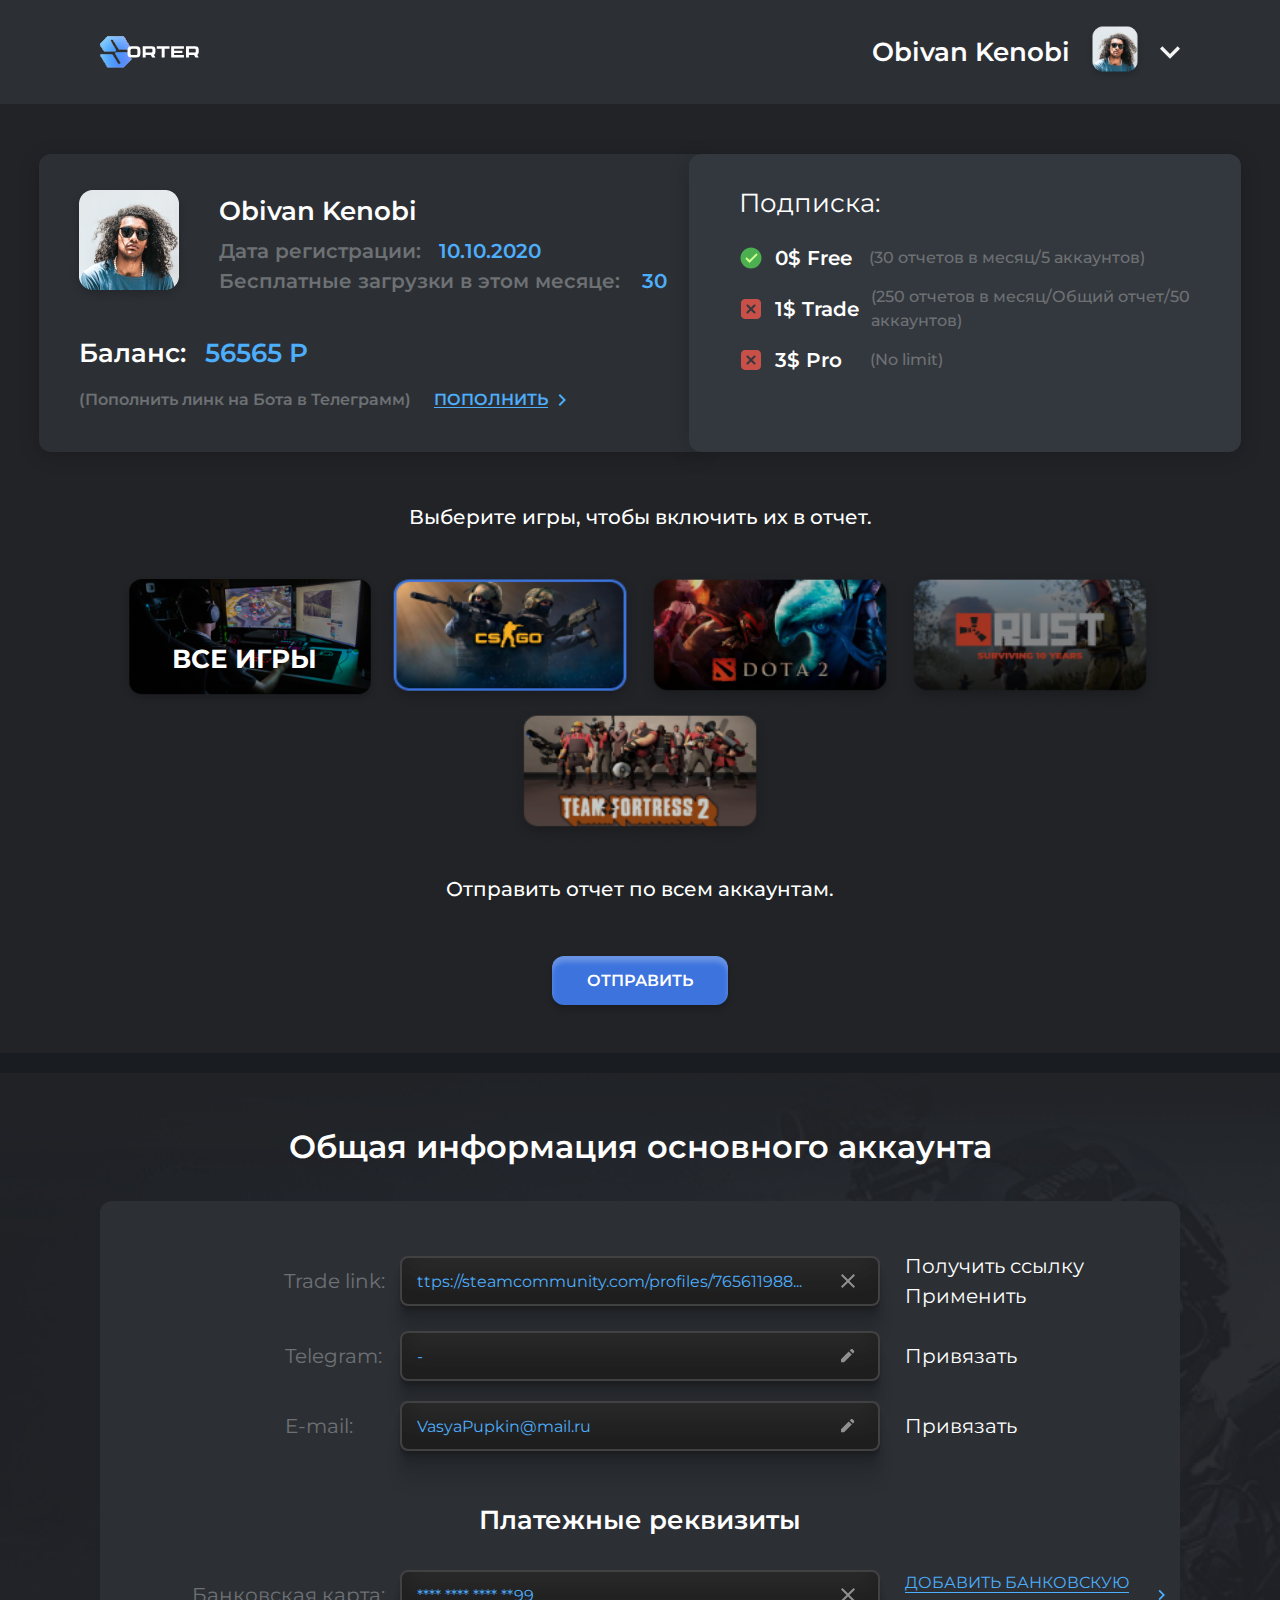
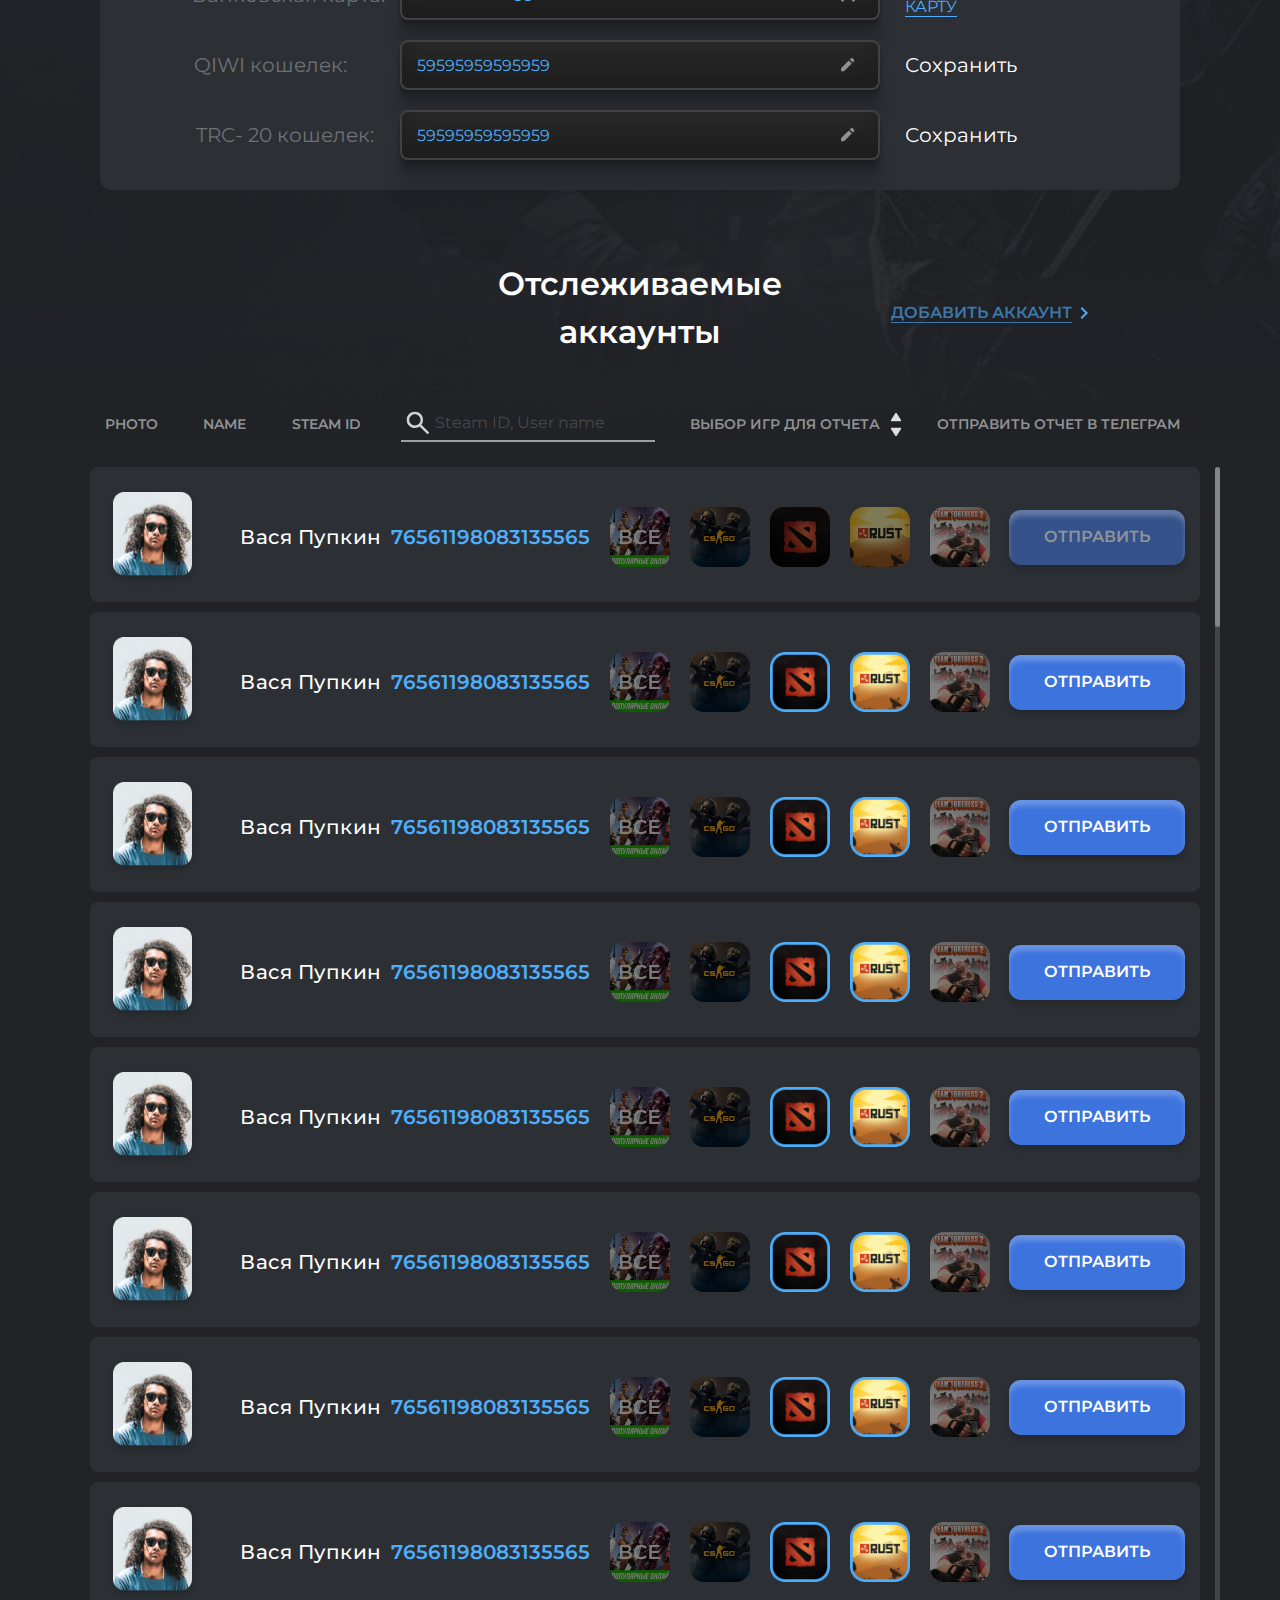
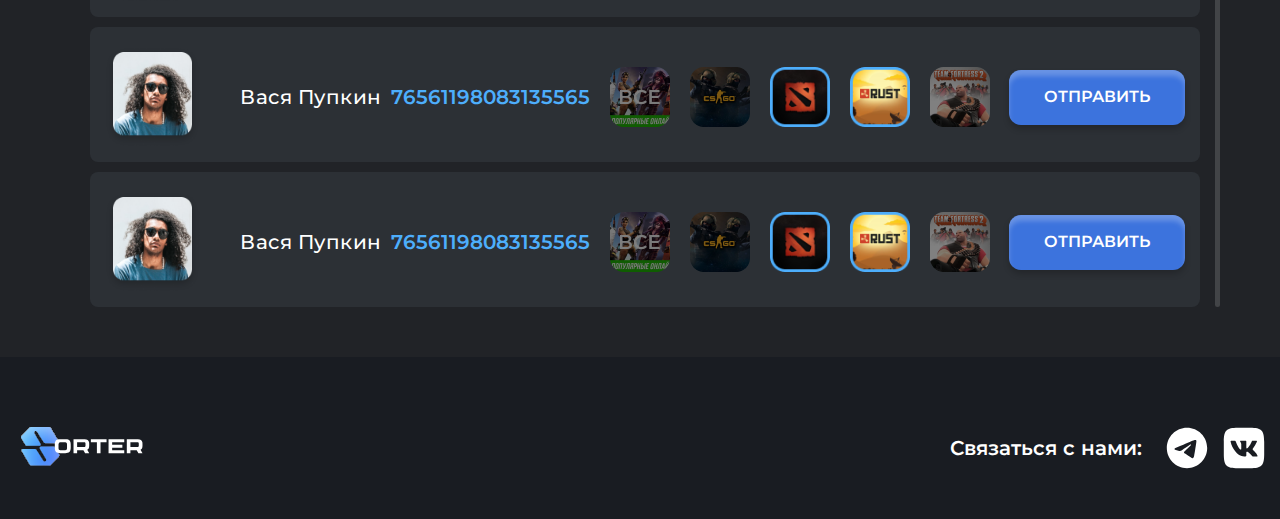
<file: sub_personalArea_site/index.html>
<!DOCTYPE html>
<html lang="en">

<head>
    <meta charset="UTF-8">
    <meta http-equiv="X-UA-Compatible" content="IE=edge">
    <meta name="viewport" content="width=device-width, initial-scale=1.0">
    <link href="output.css" rel="stylesheet">
    <link rel="stylesheet" href="css/style.css">
    <link rel="preconnect" href="https://fonts.googleapis.com">
    <link rel="preconnect" href="https://fonts.gstatic.com" crossorigin>
    <link rel="preconnect" href="https://fonts.googleapis.com">
    <link rel="preconnect" href="https://fonts.gstatic.com" crossorigin>
    <link href="https://fonts.googleapis.com/css2?family=Montserrat&display=swap" rel="stylesheet">
    <title>Document</title>
</head>

<body>

    <header>

        <nav>
            <div class="sub_nav">
                <svg class="svg_nav" viewBox="0 0 80 26" fill="none" xmlns="http://www.w3.org/2000/svg">
                    <g filter="url(#filter0_i_1_12)">
                        <path
                            d="M23.7916 10.6369H16.0322C15.5171 10.6369 15.0387 10.3696 14.7677 9.93051L10.6262 3.2202C10.4045 2.86092 10.013 2.64228 9.59156 2.64228H9.52603C9.00342 2.64228 8.57976 3.06694 8.57976 3.59079V3.69423C8.57976 3.89247 8.634 4.08691 8.73656 4.25641L12.7098 10.8225C13.0923 11.4546 12.6383 12.2629 11.9008 12.2629H3.98967C3.56604 12.2629 3.17292 12.042 2.95185 11.6798L0.119215 7.03852C-0.0730121 6.72355 -0.0293618 6.3183 0.225504 6.05172L5.69203 0.333978C5.896 0.120633 6.17802 0 6.47282 0H18.2915C18.7233 0 19.1228 0.229473 19.3412 0.602953L24.4914 9.41281C24.8082 9.9548 24.4183 10.6369 23.7916 10.6369Z"
                            fill="url(#paint0_linear_1_12)" />
                        <path
                            d="M1.2084 14.3631L8.96777 14.3631C9.48289 14.3631 9.96132 14.6304 10.2323 15.0695L14.3738 21.7798C14.5955 22.1391 14.987 22.3577 15.4084 22.3577H15.474C15.9966 22.3577 16.4202 21.9331 16.4202 21.4092V21.3058C16.4202 21.1075 16.366 20.9131 16.2634 20.7436L12.2902 14.1775C11.9077 13.5454 12.3617 12.7371 13.0992 12.7371L21.0103 12.7371C21.434 12.7371 21.8271 12.958 22.0482 13.3202L24.8808 17.9615C25.073 18.2764 25.0294 18.6817 24.7745 18.9483L19.308 24.666C19.104 24.8794 18.822 25 18.5272 25L6.70853 25C6.27668 25 5.87719 24.7705 5.65885 24.397L0.508611 15.5872C0.191765 15.0452 0.581696 14.3631 1.2084 14.3631Z"
                            fill="url(#paint1_linear_1_12)" />
                    </g>
                    <path
                        d="M29.1311 8H25.2197C22.7672 8 22 9.15714 22 11.6257V13.5029C22 16.0614 23.0816 16.9871 25.5341 16.9871H28.8041C31.2566 16.9871 32.3508 16.0614 32.3508 13.5029V11.6257C32.3508 9.15714 31.5836 8 29.1311 8ZM29.9361 13.6314C29.9361 14.7886 29.5713 15.0329 28.7538 15.0329H25.597C24.7795 15.0329 24.4148 14.7886 24.4148 13.6314V11.4971C24.4148 10.5457 24.7166 9.96714 25.5844 9.96714H28.7664C29.6342 9.96714 29.9361 10.5457 29.9361 11.4971V13.6314Z"
                        fill="white" />
                    <path
                        d="M44.2888 12.9371C44.3517 12.5514 44.3643 11.8829 44.3643 11.4586C44.3643 11.0214 44.3391 10.3143 44.2762 9.96714C43.9995 8.54 43.1192 8 41.371 8H34.1644V16.9871H36.5037V15.0329H40.5912L41.7105 17H44.3643L43.0814 14.7629C43.7983 14.4543 44.1505 13.8629 44.2888 12.9371ZM36.5037 9.96714H41.1571C41.5973 9.96714 41.9495 10.3271 41.9495 10.7771V12.14C41.9495 12.5771 41.5973 12.95 41.1571 12.95H36.5037V9.96714Z"
                        fill="white" />
                    <path d="M55.6348 8H45.4349V9.96714H49.3589V16.9871H51.7108V9.96714H55.6348V8Z" fill="white" />
                    <path
                        d="M67.1351 9.96714V8H56.9352V16.9871H67.1351V15.0329H59.2745V13.4771H65.9152V11.51H59.2745V9.96714H67.1351Z"
                        fill="white" />
                    <path
                        d="M78.9245 12.9371C78.9874 12.5514 79 11.8829 79 11.4586C79 11.0214 78.9748 10.3143 78.912 9.96714C78.6353 8.54 77.7549 8 76.0067 8H68.8001V16.9871H71.1394V15.0329H75.2269L76.3463 17H79L77.7172 14.7629C78.434 14.4543 78.7862 13.8629 78.9245 12.9371ZM71.1394 9.96714H75.7929C76.2331 9.96714 76.5852 10.3271 76.5852 10.7771V12.14C76.5852 12.5771 76.2331 12.95 75.7929 12.95H71.1394V9.96714Z"
                        fill="white" />
                    <defs>
                        <filter id="filter0_i_1_12" x="0" y="0" width="25" height="29" filterUnits="userSpaceOnUse"
                            color-interpolation-filters="sRGB">
                            <feFlood flood-opacity="0" result="BackgroundImageFix" />
                            <feBlend mode="normal" in="SourceGraphic" in2="BackgroundImageFix" result="shape" />
                            <feColorMatrix in="SourceAlpha" type="matrix"
                                values="0 0 0 0 0 0 0 0 0 0 0 0 0 0 0 0 0 0 127 0" result="hardAlpha" />
                            <feOffset dy="4" />
                            <feGaussianBlur stdDeviation="5" />
                            <feComposite in2="hardAlpha" operator="arithmetic" k2="-1" k3="1" />
                            <feColorMatrix type="matrix" values="0 0 0 0 1 0 0 0 0 1 0 0 0 0 1 0 0 0 0.5 0" />
                            <feBlend mode="normal" in2="shape" result="effect1_innerShadow_1_12" />
                        </filter>
                        <linearGradient id="paint0_linear_1_12" x1="22.0978" y1="21.4092" x2="1.00084" y2="14.8658"
                            gradientUnits="userSpaceOnUse">
                            <stop stop-color="#346EFA" />
                            <stop offset="1" stop-color="#39A9FC" />
                        </linearGradient>
                        <linearGradient id="paint1_linear_1_12" x1="22.0978" y1="21.4092" x2="1.00084" y2="14.8658"
                            gradientUnits="userSpaceOnUse">
                            <stop stop-color="#346EFA" />
                            <stop offset="1" stop-color="#39A9FC" />
                        </linearGradient>
                    </defs>
                </svg>
                <div class="nav_obivan">
                    <span class="nav_obivan_span">Obivan Kenobi</span>
                    <img src="img/Rectangle_MiniObivan.png" class="nav_obivan_img" alt="">
                    <svg class="nav_obivan_svg" viewBox="0 0 20 13" fill="none" xmlns="http://www.w3.org/2000/svg">
                        <path d="M2.35 0.316895L10 7.95023L17.65 0.316895L20 2.66689L10 12.6669L0 2.66689L2.35 0.316895Z" fill="white" fill-opacity="0.95"/>
                    </svg>                        
                </div>
            </div>
        </nav>

    </header>

    <main>

        <section>
            <div class="personal_area_obivan_kenobi">
                <div class="obivan_kenobi">
    
                    <div class="sub_obivan_kenobi">
                        <img src="img/RectangleMan.png" class="sub_obivan_kenobi_img" alt="Man">
                        <div class="sub_obivan_kenobi_card">
                            <h2 class="sub_obivan_kenobi_card_h2">Obivan Kenobi</h2>
                            <div class="sub_obivan_kenobi_dateRegister">
                                <span class="sub_obivan_kenobi_card_span">Дата регистрации:</span>
                                <span class="sub_obivan_kenobi_card_spanDate">10.10.2020</span>
                            </div>
                            <div class="sub_obivan_kenobi_free_loading">
                                <span class="sub_obivan_kenobi_card_span">Бесплатные загрузки в этом месяце:</span>
                                <span class="sub_obivan_kenobi_card_spanDate">30</span>
                            </div>
                        </div>
                    </div>
                    <div class="obivan_kenobi_balance">
                        <div class="obivan_kenobi_sub_balance">
                            <span class="obivan_kenobi_sub_balance_span_1">Баланс:</span>
                            <span class="obivan_kenobi_sub_balance_span_2">56565 Р</span>
                        </div>
                        <div class="obivan_kenobi_sub_topUp">
                            <span class="obivan_kenobi_sub_topUp_span">(Пополнить линк на Бота в Телеграмм)</span>
                            <div class="obivan_kenobi_sub_topUp_link">
                                <a href="#" class="obivan_kenobi_sub_topUp_link_a">Пополнить</a>
                                <svg class="obivan_kenobi_sub_topUp_link_svg" viewBox="0 0 8 12" fill="none" xmlns="http://www.w3.org/2000/svg">
                                    <path d="M0.589844 10.59L5.16984 6L0.589843 1.41L1.99984 -6.16331e-08L7.99984 6L1.99984 12L0.589844 10.59Z" fill="#4DAEFC"/>
                                </svg>
                            </div>
                        </div>
                    </div>
                </div>
                <div class="follow_obivan_kenobi">
                    <div class="sub_follow_obivan_kenobi">
                        <h2 class="sub_follow_obivan_kenobi_h2">Подписка:</h2>
                    </div>
                    <div class="sub_follow_obivan_kenobi_priceAll">
                        <div class="sub_follow_obivan_kenobi_price_1">
                            <svg class="sub_follow_obivan_kenobi_price_svg" viewBox="0 0 24 24" fill="none" xmlns="http://www.w3.org/2000/svg">
                                <path d="M12 22.5C17.799 22.5 22.5 17.799 22.5 12C22.5 6.20101 17.799 1.5 12 1.5C6.20101 1.5 1.5 6.20101 1.5 12C1.5 17.799 6.20101 22.5 12 22.5Z" fill="#4CAF50"/>
                                <path d="M17.3008 7.2998L10.5008 14.0998L7.70078 11.2998L6.30078 12.6998L10.5008 16.8998L18.7008 8.6998L17.3008 7.2998Z" fill="#CCFF90"/>
                            </svg>
                            <span class="sub_follow_obivan_kenobi_price_span_1">0$ Free</span>
                            <span class="sub_follow_obivan_kenobi_price_span_2Frst">(30 отчетов в месяц/5 аккаунтов)</span>
                        </div>
                        <div class="sub_follow_obivan_kenobi_price_2">
                            <svg class="sub_follow_obivan_kenobi_price_svg" viewBox="0 0 24 24" fill="none" xmlns="http://www.w3.org/2000/svg">
                                <path d="M13.414 12L16.243 9.172C16.4306 8.98436 16.5361 8.72986 16.5361 8.4645C16.5361 8.19914 16.4306 7.94464 16.243 7.757C16.0554 7.56936 15.8009 7.46394 15.5355 7.46394C15.2701 7.46394 15.0156 7.56936 14.828 7.757L12 10.586L9.172 7.757C8.98436 7.56936 8.72986 7.46394 8.4645 7.46394C8.19914 7.46394 7.94464 7.56936 7.757 7.757C7.56936 7.94464 7.46394 8.19914 7.46394 8.4645C7.46394 8.72986 7.56936 8.98436 7.757 9.172L10.586 12L7.757 14.828C7.56936 15.0156 7.46394 15.2701 7.46394 15.5355C7.46394 15.8009 7.56936 16.0554 7.757 16.243C7.94464 16.4306 8.19914 16.5361 8.4645 16.5361C8.72986 16.5361 8.98436 16.4306 9.172 16.243L12 13.414L14.828 16.243C15.0156 16.4306 15.2701 16.5361 15.5355 16.5361C15.8009 16.5361 16.0554 16.4306 16.243 16.243C16.4306 16.0554 16.5361 15.8009 16.5361 15.5355C16.5361 15.2701 16.4306 15.0156 16.243 14.828L13.414 12ZM6 2H18C19.0609 2 20.0783 2.42143 20.8284 3.17157C21.5786 3.92172 22 4.93913 22 6V18C22 19.0609 21.5786 20.0783 20.8284 20.8284C20.0783 21.5786 19.0609 22 18 22H6C4.93913 22 3.92172 21.5786 3.17157 20.8284C2.42143 20.0783 2 19.0609 2 18V6C2 4.93913 2.42143 3.92172 3.17157 3.17157C3.92172 2.42143 4.93913 2 6 2Z" fill="#C85048"/>
                            </svg>
                            <span class="sub_follow_obivan_kenobi_price_span_1">1$ Trade</span>
                            <span class="sub_follow_obivan_kenobi_price_span_2">(250 отчетов в месяц/Общий отчет/50 аккаунтов)</span>
                        </div>
                        <div class="sub_follow_obivan_kenobi_price_2">
                            <svg class="sub_follow_obivan_kenobi_price_svg" viewBox="0 0 24 24" fill="none" xmlns="http://www.w3.org/2000/svg">
                                <path d="M13.414 12L16.243 9.172C16.4306 8.98436 16.5361 8.72986 16.5361 8.4645C16.5361 8.19914 16.4306 7.94464 16.243 7.757C16.0554 7.56936 15.8009 7.46394 15.5355 7.46394C15.2701 7.46394 15.0156 7.56936 14.828 7.757L12 10.586L9.172 7.757C8.98436 7.56936 8.72986 7.46394 8.4645 7.46394C8.19914 7.46394 7.94464 7.56936 7.757 7.757C7.56936 7.94464 7.46394 8.19914 7.46394 8.4645C7.46394 8.72986 7.56936 8.98436 7.757 9.172L10.586 12L7.757 14.828C7.56936 15.0156 7.46394 15.2701 7.46394 15.5355C7.46394 15.8009 7.56936 16.0554 7.757 16.243C7.94464 16.4306 8.19914 16.5361 8.4645 16.5361C8.72986 16.5361 8.98436 16.4306 9.172 16.243L12 13.414L14.828 16.243C15.0156 16.4306 15.2701 16.5361 15.5355 16.5361C15.8009 16.5361 16.0554 16.4306 16.243 16.243C16.4306 16.0554 16.5361 15.8009 16.5361 15.5355C16.5361 15.2701 16.4306 15.0156 16.243 14.828L13.414 12ZM6 2H18C19.0609 2 20.0783 2.42143 20.8284 3.17157C21.5786 3.92172 22 4.93913 22 6V18C22 19.0609 21.5786 20.0783 20.8284 20.8284C20.0783 21.5786 19.0609 22 18 22H6C4.93913 22 3.92172 21.5786 3.17157 20.8284C2.42143 20.0783 2 19.0609 2 18V6C2 4.93913 2.42143 3.92172 3.17157 3.17157C3.92172 2.42143 4.93913 2 6 2Z" fill="#C85048"/>
                            </svg>
                            <span class="sub_follow_obivan_kenobi_price_span_1">3$ Pro</span>
                            <span class="sub_follow_obivan_kenobi_price_span_2Last">(No limit)</span>
                        </div>
                    </div>
                </div>
            </div>
            <div class="select_games">
                <span class="select_games_span">Выберите игры, чтобы включить их в отчет.</span>
            </div>
        </section>

        <section>
            <div class="game_block">
                <div class="sub_game_block">
                    <div class="sub_game_block-allGames">
                        <img src="img/Rectangle_189_desktop.png" class="all_games_1" alt="">
                        <img src="img/Rectangle_189.png" class="all_games_2" alt="">
                        <span class="sub_game_block-allGames_span">Все игры</span>
                    </div>
                    <div class="cs">
                        <img src="img/Rectangle_186.png" class="CS" alt="CS">
                    </div>
                </div>
                <div class="sub_game_block-Dota">
                    <div class="Dota">
                        <img src="img/Rectangle_187.png" class="CS" alt="Dota">
                    </div>
                    <div class="Rust">
                        <img src="img/Rectangle_188.png" class="CS" alt="Rust">
                    </div>
                </div>
                <div class="TF">
                    <img src="img/Rectangle_190.png" class="CS" alt="TF">
                </div>
            </div>
            <div class="send_block">
                <span class="send_block_span">Отправить отчет по всем аккаунтам.</span>
            </div>
            <div class="price">
                <a href="#" id="logo"
                    class="price_button">
                    Отправить
                </a>
            </div>
        </section>

        <div class="add_block"></div>

    <section class="for_bg-CS">
        <div class="general_information">
            <div class="sub_general_information">
                <h2 class="sub_general_information_h2">Общая информация основного аккаунта</h2>
            </div>
            <div class="general_information_block">
                <div class="sub_general_information_block_frst">
                    <div class="sub_general_information_block_span_frst_block">
                        <span class="sub_general_information_block_span_frst">Trade link:</span>
                    </div>
                    <div class="input_general_information_block">
                        <input class="input_promo" value="ttps://steamcommunity.com/profiles/765611988..." type="text" name="" id="">
                        <svg class="input_general_information_block_svg" viewBox="0 0 14 14" fill="none" xmlns="http://www.w3.org/2000/svg">
                            <path d="M1.4 14L0 12.6L5.6 7L0 1.4L1.4 0L7 5.6L12.6 0L14 1.4L8.4 7L14 12.6L12.6 14L7 8.4L1.4 14Z" fill="white" fill-opacity="0.5"/>
                        </svg>
                    </div>
                    <div class="sub_general_information_block_last">
                        <span class="sub_general_information_block_span">Получить ссылку</span>
                        <span class="sub_general_information_block_span">Применить</span>
                    </div>
                </div>
                <div class="sub_general_information_block">
                    <div class="sub_general_information_block_span_frst_block">
                        <span class="sub_general_information_block_span_scnd">Telegram:</span>
                    </div>
                    <div class="input_general_information_block">
                        <input class="input_promo" value="-" type="text" name="" id="">
                        <svg class="input_general_information_block_svg" viewBox="0 0 14 14" fill="none" xmlns="http://www.w3.org/2000/svg">
                            <path d="M11.8342 4.48322L8.74863 1.4339L9.76507 0.417466C10.0434 0.139155 10.3853 0 10.7909 0C11.1961 0 11.5378 0.139155 11.8161 0.417466L12.8325 1.4339C13.1108 1.71221 13.2561 2.04812 13.2682 2.44163C13.2803 2.83465 13.1471 3.17032 12.8688 3.44863L11.8342 4.48322ZM10.7815 5.55411L3.08562 13.25H0V10.1644L7.69589 2.46849L10.7815 5.55411Z" fill="white" fill-opacity="0.5"/>
                        </svg>   
                    </div>
                    <div class="sub_general_information_block_last">
                        <span class="sub_general_information_block_span">Привязать</span>
                    </div>
                </div>
                <div class="sub_general_information_block">
                    <div class="sub_general_information_block_span_frst_block">
                        <span class="sub_general_information_block_span_thrd">E-mail:</span>
                    </div>
                    <div class="input_general_information_block">
                        <input class="input_promo" value="VasyaPupkin@mail.ru" type="text" name="" id="">
                        <svg class="input_general_information_block_svg" viewBox="0 0 14 14" fill="none" xmlns="http://www.w3.org/2000/svg">
                            <path d="M11.8342 4.48322L8.74863 1.4339L9.76507 0.417466C10.0434 0.139155 10.3853 0 10.7909 0C11.1961 0 11.5378 0.139155 11.8161 0.417466L12.8325 1.4339C13.1108 1.71221 13.2561 2.04812 13.2682 2.44163C13.2803 2.83465 13.1471 3.17032 12.8688 3.44863L11.8342 4.48322ZM10.7815 5.55411L3.08562 13.25H0V10.1644L7.69589 2.46849L10.7815 5.55411Z" fill="white" fill-opacity="0.5"/>
                        </svg>
                    </div>
                    <div class="sub_general_information_block_last">
                        <span class="sub_general_information_block_span">Привязать</span>
                    </div>
                </div>
                <div class="general_information_props">
                    <h2 class="general_information_props_h2">Платежные реквизиты</h2>
                </div>
                
                <div class="general_information_requisites">
                    <div class="sub_general_information_requisites_frst">
                        <div class="sub_general_information_block_span_frst_block">
                            <span class="sub_general_information_block_span_BankCard">Банковская карта:</span>
                        </div>
                        <div class="input_general_information_block">
                            <input class="input_promo" value="**** **** **** **99" type="text" name="" id="">
                            <svg class="input_general_information_block_svg" viewBox="0 0 14 14" fill="none" xmlns="http://www.w3.org/2000/svg">
                                <path d="M1.4 14L0 12.6L5.6 7L0 1.4L1.4 0L7 5.6L12.6 0L14 1.4L8.4 7L14 12.6L12.6 14L7 8.4L1.4 14Z" fill="white" fill-opacity="0.5"/>
                            </svg>
                        </div>
                        <div class="add_bank_card">
                            <a href="#" class="add_bank_card_a">ДОБАВИТЬ БАНКОВСКУЮ КАРТУ</a>
                            <svg class="add_bank_card_svg" viewBox="0 0 8 12" fill="none" xmlns="http://www.w3.org/2000/svg">
                                <path d="M0.589844 10.59L5.16984 6L0.589843 1.41L1.99984 -6.16331e-08L7.99984 6L1.99984 12L0.589844 10.59Z" fill="#4DAEFC"/>
                            </svg>
                        </div>
                    </div>
                    <div class="sub_general_information_requisites">
                        <div class="sub_general_information_block_span_frst_block">
                            <span class="sub_general_information_block_span_qiwi">QIWI кошелек:</span>
                        </div>
                        <div class="input_general_information_block">
                            <input class="input_promo" value="59595959595959" type="text" name="" id="">
                            <svg class="input_general_information_block_svg" viewBox="0 0 14 14" fill="none" xmlns="http://www.w3.org/2000/svg">
                                <path d="M11.8342 4.48322L8.74863 1.4339L9.76507 0.417466C10.0434 0.139155 10.3853 0 10.7909 0C11.1961 0 11.5378 0.139155 11.8161 0.417466L12.8325 1.4339C13.1108 1.71221 13.2561 2.04812 13.2682 2.44163C13.2803 2.83465 13.1471 3.17032 12.8688 3.44863L11.8342 4.48322ZM10.7815 5.55411L3.08562 13.25H0V10.1644L7.69589 2.46849L10.7815 5.55411Z" fill="white" fill-opacity="0.5"/>
                            </svg>   
                        </div>
                        <div class="sub_general_information_block_last">
                            <span class="sub_general_information_block_span">Сохранить</span>
                        </div>
                    </div>
                    <div class="sub_general_information_requisites">
                        <div class="sub_general_information_block_span_frst_block">
                            <span class="sub_general_information_block_span_trc20">TRC- 20 кошелек:</span>
                        </div>
                        <div class="input_general_information_block">
                            <input class="input_promo" value="59595959595959" type="text" name="" id="">
                            <svg class="input_general_information_block_svg" viewBox="0 0 14 14" fill="none" xmlns="http://www.w3.org/2000/svg">
                                <path d="M11.8342 4.48322L8.74863 1.4339L9.76507 0.417466C10.0434 0.139155 10.3853 0 10.7909 0C11.1961 0 11.5378 0.139155 11.8161 0.417466L12.8325 1.4339C13.1108 1.71221 13.2561 2.04812 13.2682 2.44163C13.2803 2.83465 13.1471 3.17032 12.8688 3.44863L11.8342 4.48322ZM10.7815 5.55411L3.08562 13.25H0V10.1644L7.69589 2.46849L10.7815 5.55411Z" fill="white" fill-opacity="0.5"/>
                            </svg>
                        </div>
                        <div class="sub_general_information_block_last">
                            <span class="sub_general_information_block_span">Сохранить</span>
                        </div>
                    </div>
                </div>
            </div>
        </div>
    <section class="tracked_accounts_bg">
    <section>
        <div class="tracked_accounts">
            <div class="sub_tracked_accounts">
                <div class="w-auto xl:w-1/3"></div>
                <div class="sub_tracked_accounts_h2_block">
                    <h2 class="sub_tracked_accounts_h2">Отслеживаемые аккаунты</h2>
                </div>  
                <div class="sub_tracked_accounts_a_block">
                    <a href="#" class="sub_tracked_accounts_a">ДОБАВИТЬ АККАУНТ</a>
                    <svg class="add_bank_card_svg" viewBox="0 0 8 12" fill="none" xmlns="http://www.w3.org/2000/svg">
                        <path d="M0.589844 10.59L5.16984 6L0.589843 1.41L1.99984 -6.16331e-08L7.99984 6L1.99984 12L0.589844 10.59Z" fill="#4DAEFC"/>
                    </svg>
                </div>
            </div>
        </div>

    </section>

    <section>
        <div class="sub_quantity_filter_frst">
            <svg class="sub_quantity_filter_svg" viewBox="0 0 24 24" fill="none" xmlns="http://www.w3.org/2000/svg">
                <path d="M21.5 23.25L13.625 15.375C13 15.875 12.2812 16.2708 11.4688 16.5625C10.6562 16.8542 9.79167 17 8.875 17C6.60417 17 4.6825 16.2137 3.11 14.6412C1.53667 13.0679 0.75 11.1458 0.75 8.875C0.75 6.60417 1.53667 4.68208 3.11 3.10875C4.6825 1.53625 6.60417 0.75 8.875 0.75C11.1458 0.75 13.0679 1.53625 14.6412 3.10875C16.2137 4.68208 17 6.60417 17 8.875C17 9.79167 16.8542 10.6562 16.5625 11.4688C16.2708 12.2812 15.875 13 15.375 13.625L23.25 21.5L21.5 23.25ZM8.875 14.5C10.4375 14.5 11.7658 13.9533 12.86 12.86C13.9533 11.7658 14.5 10.4375 14.5 8.875C14.5 7.3125 13.9533 5.98417 12.86 4.89C11.7658 3.79667 10.4375 3.25 8.875 3.25C7.3125 3.25 5.98417 3.79667 4.89 4.89C3.79667 5.98417 3.25 7.3125 3.25 8.875C3.25 10.4375 3.79667 11.7658 4.89 12.86C5.98417 13.9533 7.3125 14.5 8.875 14.5Z" fill="white" fill-opacity="0.8"/>
            </svg>
            <input type="text" class="sub_quantity_filter_input" value="Steam ID, User name">
        </div>
        <div class="filter_dub">

            <div class="">
                <span class="skin">PHOTO</span>
            </div>
            <div class="">
                <span class="name">NAME</span>
            </div>
            <div class="quantity_filter">
                <span class="quantity_span">STEAM ID</span>
                <div class="sub_quantity_filter_last">
                    <svg class="sub_quantity_filter_svg" viewBox="0 0 24 24" fill="none" xmlns="http://www.w3.org/2000/svg">
                        <path d="M21.5 23.25L13.625 15.375C13 15.875 12.2812 16.2708 11.4688 16.5625C10.6562 16.8542 9.79167 17 8.875 17C6.60417 17 4.6825 16.2137 3.11 14.6412C1.53667 13.0679 0.75 11.1458 0.75 8.875C0.75 6.60417 1.53667 4.68208 3.11 3.10875C4.6825 1.53625 6.60417 0.75 8.875 0.75C11.1458 0.75 13.0679 1.53625 14.6412 3.10875C16.2137 4.68208 17 6.60417 17 8.875C17 9.79167 16.8542 10.6562 16.5625 11.4688C16.2708 12.2812 15.875 13 15.375 13.625L23.25 21.5L21.5 23.25ZM8.875 14.5C10.4375 14.5 11.7658 13.9533 12.86 12.86C13.9533 11.7658 14.5 10.4375 14.5 8.875C14.5 7.3125 13.9533 5.98417 12.86 4.89C11.7658 3.79667 10.4375 3.25 8.875 3.25C7.3125 3.25 5.98417 3.79667 4.89 4.89C3.79667 5.98417 3.25 7.3125 3.25 8.875C3.25 10.4375 3.79667 11.7658 4.89 12.86C5.98417 13.9533 7.3125 14.5 8.875 14.5Z" fill="white" fill-opacity="0.8"/>
                    </svg>
                    <input type="text" class="sub_quantity_filter_input" value="Steam ID, User name">
                </div>
            </div>

            <div class="price_filter">
                <span class="price_2">Выбор игр для отчета</span>
                <div class="">
                    <svg class="arrows_1" width="12" height="10" viewBox="0 0 12 10" fill="none"
                        xmlns="http://www.w3.org/2000/svg">
                        <path
                            d="M1.68334 9.33331L10.3167 9.33331C10.975 9.33331 11.375 8.60831 11.0167 8.04998L6.70001 1.26664C6.62485 1.14789 6.52088 1.05006 6.39776 0.982279C6.27465 0.914494 6.13639 0.87895 5.99584 0.87895C5.8553 0.87895 5.71704 0.914494 5.59392 0.982279C5.47081 1.05006 5.36683 1.14789 5.29168 1.26664L0.983343 8.04998C0.902046 8.17567 0.856182 8.32098 0.850587 8.47056C0.844993 8.62015 0.879876 8.76848 0.951556 8.89989C1.02324 9.03131 1.12906 9.14094 1.25785 9.21722C1.38665 9.2935 1.53365 9.33361 1.68334 9.33331Z"
                            fill="white" fill-opacity="0.85" />
                    </svg>
                    <svg class="arrows_2" width="12" height="10" viewBox="0 0 12 10" fill="none"
                        xmlns="http://www.w3.org/2000/svg">
                        <path
                            d="M10.3167 0.666689L1.68332 0.666688C1.02499 0.666688 0.62499 1.39169 0.983324 1.95002L5.29999 8.73336C5.37515 8.85211 5.47912 8.94994 5.60224 9.01772C5.72535 9.08551 5.86361 9.12105 6.00416 9.12105C6.1447 9.12105 6.28296 9.08551 6.40608 9.01772C6.52919 8.94994 6.63317 8.85211 6.70832 8.73336L11.0167 1.95002C11.098 1.82433 11.1438 1.67902 11.1494 1.52944C11.155 1.37985 11.1201 1.23152 11.0484 1.10011C10.9768 0.968694 10.8709 0.859062 10.7421 0.782779C10.6133 0.706495 10.4663 0.666388 10.3167 0.666689Z"
                            fill="white" fill-opacity="0.85" />
                    </svg>
                </div>
            </div>

            <div class="basket">
                <div class="sub_basket">
                    <span class="price_2_basket">Отправить отчет в телеграм</span>
                </div>
            </div>
        </div>
    </section>
    </section>
    </section>

    <section class="sect_card">
        <div class="all_card">
            <div class="card">
                <div class="sub_card">
                    <div class="bg_steel">
                        <img src="img/Rectangle 190_card.png" class="bg_steel_img" alt="negev">
                    </div>
                    <div class="content_card">
                        <div class="prgrf_card_block">
                            <span class="prgrf_card">Вася Пупкин</span>
                        </div>
                        <div class="content_card_span_1_block">
                            <span class="content_card_span_1">76561198083135565</span>
                        </div>
                        <div class="content_card_img">
                            <img src="img/Frame 609.png" alt="all">
                            <img src="img/Rectangle 194.png" alt="cs">
                            <img src="img/Rectangle 195.png" alt="dota">
                            <img src="img/Rectangle 196.png" alt="rust">
                            <img src="img/Rectangle 197.png" alt="tf">
                        </div>
                        <div class="card_price">
                            <a href="#" id="logo"
                                class="card_price_button_db">
                                Отправить
                            </a>
                        </div>
                    </div>
                </div>
            </div>
            <div class="card">
                <div class="sub_card">
                    <div class="bg_steel">
                        <img src="img/Rectangle 190_card.png" class="bg_steel_img" alt="negev">
                    </div>
                    <div class="content_card">
                        <div class="prgrf_card_block">
                            <span class="prgrf_card">Вася Пупкин</span>
                        </div>
                        <div class="content_card_span_1_block">
                            <span class="content_card_span_1">76561198083135565</span>
                        </div>
                        <div class="content_card_img">
                            <img src="img/Frame 609.png" alt="all">
                            <img src="img/Rectangle 194.png" alt="cs">
                            <img src="img/Rectangle 195 (1).png" alt="dota">
                            <img src="img/Rectangle 196 (1).png" alt="rust">
                            <img src="img/Rectangle 197.png" alt="tf">
                        </div>
                        <div class="card_price">
                            <a href="#" id="logo"
                                class="card_price_button">
                                Отправить
                            </a>
                        </div>
                    </div>
                </div>
            </div>
            <div class="card">
                <div class="sub_card">
                    <div class="bg_steel">
                        <img src="img/Rectangle 190_card.png" class="bg_steel_img" alt="negev">
                    </div>
                    <div class="content_card">
                        <div class="prgrf_card_block">
                            <span class="prgrf_card">Вася Пупкин</span>
                        </div>
                        <div class="content_card_span_1_block">
                            <span class="content_card_span_1">76561198083135565</span>
                        </div>
                        <div class="content_card_img">
                            <img src="img/Frame 609.png" alt="all">
                            <img src="img/Rectangle 194.png" alt="cs">
                            <img src="img/Rectangle 195 (1).png" alt="dota">
                            <img src="img/Rectangle 196 (1).png" alt="rust">
                            <img src="img/Rectangle 197.png" alt="tf">
                        </div>
                        <div class="card_price">
                            <a href="#" id="logo"
                                class="card_price_button">
                                Отправить
                            </a>
                        </div>
                    </div>
                </div>
            </div>
            <div class="card">
                <div class="sub_card">
                    <div class="bg_steel">
                        <img src="img/Rectangle 190_card.png" class="bg_steel_img" alt="negev">
                    </div>
                    <div class="content_card">
                        <div class="prgrf_card_block">
                            <span class="prgrf_card">Вася Пупкин</span>
                        </div>
                        <div class="content_card_span_1_block">
                            <span class="content_card_span_1">76561198083135565</span>
                        </div>
                        <div class="content_card_img">
                            <img src="img/Frame 609.png" alt="all">
                            <img src="img/Rectangle 194.png" alt="cs">
                            <img src="img/Rectangle 195 (1).png" alt="dota">
                            <img src="img/Rectangle 196 (1).png" alt="rust">
                            <img src="img/Rectangle 197.png" alt="tf">
                        </div>
                        <div class="card_price">
                            <a href="#" id="logo"
                                class="card_price_button">
                                Отправить
                            </a>
                        </div>
                    </div>
                </div>
            </div>
            <div class="card">
                <div class="sub_card">
                    <div class="bg_steel">
                        <img src="img/Rectangle 190_card.png" class="bg_steel_img" alt="negev">
                    </div>
                    <div class="content_card">
                        <div class="prgrf_card_block">
                            <span class="prgrf_card">Вася Пупкин</span>
                        </div>
                        <div class="content_card_span_1_block">
                            <span class="content_card_span_1">76561198083135565</span>
                        </div>
                        <div class="content_card_img">
                            <img src="img/Frame 609.png" alt="all">
                            <img src="img/Rectangle 194.png" alt="cs">
                            <img src="img/Rectangle 195 (1).png" alt="dota">
                            <img src="img/Rectangle 196 (1).png" alt="rust">
                            <img src="img/Rectangle 197.png" alt="tf">
                        </div>
                        <div class="card_price">
                            <a href="#" id="logo"
                                class="card_price_button">
                                Отправить
                            </a>
                        </div>
                    </div>
                </div>
            </div>
            <div class="card">
                <div class="sub_card">
                    <div class="bg_steel">
                        <img src="img/Rectangle 190_card.png" class="bg_steel_img" alt="negev">
                    </div>
                    <div class="content_card">
                        <div class="prgrf_card_block">
                            <span class="prgrf_card">Вася Пупкин</span>
                        </div>
                        <div class="content_card_span_1_block">
                            <span class="content_card_span_1">76561198083135565</span>
                        </div>
                        <div class="content_card_img">
                            <img src="img/Frame 609.png" alt="all">
                            <img src="img/Rectangle 194.png" alt="cs">
                            <img src="img/Rectangle 195 (1).png" alt="dota">
                            <img src="img/Rectangle 196 (1).png" alt="rust">
                            <img src="img/Rectangle 197.png" alt="tf">
                        </div>
                        <div class="card_price">
                            <a href="#" id="logo"
                                class="card_price_button">
                                Отправить
                            </a>
                        </div>
                    </div>
                </div>
            </div>
            <div class="card">
                <div class="sub_card">
                    <div class="bg_steel">
                        <img src="img/Rectangle 190_card.png" class="bg_steel_img" alt="negev">
                    </div>
                    <div class="content_card">
                        <div class="prgrf_card_block">
                            <span class="prgrf_card">Вася Пупкин</span>
                        </div>
                        <div class="content_card_span_1_block">
                            <span class="content_card_span_1">76561198083135565</span>
                        </div>
                        <div class="content_card_img">
                            <img src="img/Frame 609.png" alt="all">
                            <img src="img/Rectangle 194.png" alt="cs">
                            <img src="img/Rectangle 195 (1).png" alt="dota">
                            <img src="img/Rectangle 196 (1).png" alt="rust">
                            <img src="img/Rectangle 197.png" alt="tf">
                        </div>
                        <div class="card_price">
                            <a href="#" id="logo"
                                class="card_price_button">
                                Отправить
                            </a>
                        </div>
                    </div>
                </div>
            </div>
            <div class="card">
                <div class="sub_card">
                    <div class="bg_steel">
                        <img src="img/Rectangle 190_card.png" class="bg_steel_img" alt="negev">
                    </div>
                    <div class="content_card">
                        <div class="prgrf_card_block">
                            <span class="prgrf_card">Вася Пупкин</span>
                        </div>
                        <div class="content_card_span_1_block">
                            <span class="content_card_span_1">76561198083135565</span>
                        </div>
                        <div class="content_card_img">
                            <img src="img/Frame 609.png" alt="all">
                            <img src="img/Rectangle 194.png" alt="cs">
                            <img src="img/Rectangle 195 (1).png" alt="dota">
                            <img src="img/Rectangle 196 (1).png" alt="rust">
                            <img src="img/Rectangle 197.png" alt="tf">
                        </div>
                        <div class="card_price">
                            <a href="#" id="logo"
                                class="card_price_button">
                                Отправить
                            </a>
                        </div>
                    </div>
                </div>
            </div>
            <div class="card">
                <div class="sub_card">
                    <div class="bg_steel">
                        <img src="img/Rectangle 190_card.png" class="bg_steel_img" alt="negev">
                    </div>
                    <div class="content_card">
                        <div class="prgrf_card_block">
                            <span class="prgrf_card">Вася Пупкин</span>
                        </div>
                        <div class="content_card_span_1_block">
                            <span class="content_card_span_1">76561198083135565</span>
                        </div>
                        <div class="content_card_img">
                            <img src="img/Frame 609.png" alt="all">
                            <img src="img/Rectangle 194.png" alt="cs">
                            <img src="img/Rectangle 195 (1).png" alt="dota">
                            <img src="img/Rectangle 196 (1).png" alt="rust">
                            <img src="img/Rectangle 197.png" alt="tf">
                        </div>
                        <div class="card_price">
                            <a href="#" id="logo"
                                class="card_price_button">
                                Отправить
                            </a>
                        </div>
                    </div>
                </div>
            </div>
            <div class="card">
                <div class="sub_card">
                    <div class="bg_steel">
                        <img src="img/Rectangle 190_card.png" class="bg_steel_img" alt="negev">
                    </div>
                    <div class="content_card">
                        <div class="prgrf_card_block">
                            <span class="prgrf_card">Вася Пупкин</span>
                        </div>
                        <div class="content_card_span_1_block">
                            <span class="content_card_span_1">76561198083135565</span>
                        </div>
                        <div class="content_card_img">
                            <img src="img/Frame 609.png" alt="all">
                            <img src="img/Rectangle 194.png" alt="cs">
                            <img src="img/Rectangle 195 (1).png" alt="dota">
                            <img src="img/Rectangle 196 (1).png" alt="rust">
                            <img src="img/Rectangle 197.png" alt="tf">
                        </div>
                        <div class="card_price">
                            <a href="#" id="logo"
                                class="card_price_button">
                                Отправить
                            </a>
                        </div>
                    </div>
                </div>
            </div>
        </div>
        <div class="scroll_bar">
            <div class="band_scrollBar"></div>
        </div>

    </section>

    <section>
        <!--<div class="switch">
            <div class="sub_switch">
                <svg class="sub_switch_svg_1" viewBox="0 0 9 14" fill="none" xmlns="http://www.w3.org/2000/svg">
                    <path d="M8.97833 1.645L3.635 7L8.97833 12.355L7.33333 14L0.333332 7L7.33333 0L8.97833 1.645Z" fill="white" fill-opacity="0.5"/>
                </svg>
                <span class="sub_switch_span_1">1</span>
                <span class="sub_switch_span">2</span>
                <span class="sub_switch_span">3</span>
                <span class="sub_switch_span">4</span>
                <span class="sub_switch_span">5</span>
                <span class="sub_switch_span">6</span>
                <span class="sub_switch_span">...</span>
                <span class="sub_switch_span">100</span>
                <svg class="sub_switch_svg_2" viewBox="0 0 9 14" fill="none" xmlns="http://www.w3.org/2000/svg">
                    <path d="M0.0216675 12.355L5.365 7L0.0216675 1.645L1.66667 0L8.66667 7L1.66667 14L0.0216675 12.355Z" fill="white"/>
                </svg>
            </div>
        </div>
        -->
        <footer>
            <div class="sub_footer">
                <svg class="sub_footer_svg" viewBox="0 0 80 26" fill="none" xmlns="http://www.w3.org/2000/svg">
                    <g filter="url(#filter0_i_1_12)">
                        <path
                            d="M23.7916 10.6369H16.0322C15.5171 10.6369 15.0387 10.3696 14.7677 9.93051L10.6262 3.2202C10.4045 2.86092 10.013 2.64228 9.59156 2.64228H9.52603C9.00342 2.64228 8.57976 3.06694 8.57976 3.59079V3.69423C8.57976 3.89247 8.634 4.08691 8.73656 4.25641L12.7098 10.8225C13.0923 11.4546 12.6383 12.2629 11.9008 12.2629H3.98967C3.56604 12.2629 3.17292 12.042 2.95185 11.6798L0.119215 7.03852C-0.0730121 6.72355 -0.0293618 6.3183 0.225504 6.05172L5.69203 0.333978C5.896 0.120633 6.17802 0 6.47282 0H18.2915C18.7233 0 19.1228 0.229473 19.3412 0.602953L24.4914 9.41281C24.8082 9.9548 24.4183 10.6369 23.7916 10.6369Z"
                            fill="url(#paint0_linear_1_12)" />
                        <path
                            d="M1.2084 14.3631L8.96777 14.3631C9.48289 14.3631 9.96132 14.6304 10.2323 15.0695L14.3738 21.7798C14.5955 22.1391 14.987 22.3577 15.4084 22.3577H15.474C15.9966 22.3577 16.4202 21.9331 16.4202 21.4092V21.3058C16.4202 21.1075 16.366 20.9131 16.2634 20.7436L12.2902 14.1775C11.9077 13.5454 12.3617 12.7371 13.0992 12.7371L21.0103 12.7371C21.434 12.7371 21.8271 12.958 22.0482 13.3202L24.8808 17.9615C25.073 18.2764 25.0294 18.6817 24.7745 18.9483L19.308 24.666C19.104 24.8794 18.822 25 18.5272 25L6.70853 25C6.27668 25 5.87719 24.7705 5.65885 24.397L0.508611 15.5872C0.191765 15.0452 0.581696 14.3631 1.2084 14.3631Z"
                            fill="url(#paint1_linear_1_12)" />
                    </g>
                    <path
                        d="M29.1311 8H25.2197C22.7672 8 22 9.15714 22 11.6257V13.5029C22 16.0614 23.0816 16.9871 25.5341 16.9871H28.8041C31.2566 16.9871 32.3508 16.0614 32.3508 13.5029V11.6257C32.3508 9.15714 31.5836 8 29.1311 8ZM29.9361 13.6314C29.9361 14.7886 29.5713 15.0329 28.7538 15.0329H25.597C24.7795 15.0329 24.4148 14.7886 24.4148 13.6314V11.4971C24.4148 10.5457 24.7166 9.96714 25.5844 9.96714H28.7664C29.6342 9.96714 29.9361 10.5457 29.9361 11.4971V13.6314Z"
                        fill="white" />
                    <path
                        d="M44.2888 12.9371C44.3517 12.5514 44.3643 11.8829 44.3643 11.4586C44.3643 11.0214 44.3391 10.3143 44.2762 9.96714C43.9995 8.54 43.1192 8 41.371 8H34.1644V16.9871H36.5037V15.0329H40.5912L41.7105 17H44.3643L43.0814 14.7629C43.7983 14.4543 44.1505 13.8629 44.2888 12.9371ZM36.5037 9.96714H41.1571C41.5973 9.96714 41.9495 10.3271 41.9495 10.7771V12.14C41.9495 12.5771 41.5973 12.95 41.1571 12.95H36.5037V9.96714Z"
                        fill="white" />
                    <path d="M55.6348 8H45.4349V9.96714H49.3589V16.9871H51.7108V9.96714H55.6348V8Z" fill="white" />
                    <path
                        d="M67.1351 9.96714V8H56.9352V16.9871H67.1351V15.0329H59.2745V13.4771H65.9152V11.51H59.2745V9.96714H67.1351Z"
                        fill="white" />
                    <path
                        d="M78.9245 12.9371C78.9874 12.5514 79 11.8829 79 11.4586C79 11.0214 78.9748 10.3143 78.912 9.96714C78.6353 8.54 77.7549 8 76.0067 8H68.8001V16.9871H71.1394V15.0329H75.2269L76.3463 17H79L77.7172 14.7629C78.434 14.4543 78.7862 13.8629 78.9245 12.9371ZM71.1394 9.96714H75.7929C76.2331 9.96714 76.5852 10.3271 76.5852 10.7771V12.14C76.5852 12.5771 76.2331 12.95 75.7929 12.95H71.1394V9.96714Z"
                        fill="white" />
                    <defs>
                        <filter id="filter0_i_1_12" x="0" y="0" width="25" height="29" filterUnits="userSpaceOnUse"
                            color-interpolation-filters="sRGB">
                            <feFlood flood-opacity="0" result="BackgroundImageFix" />
                            <feBlend mode="normal" in="SourceGraphic" in2="BackgroundImageFix" result="shape" />
                            <feColorMatrix in="SourceAlpha" type="matrix"
                                values="0 0 0 0 0 0 0 0 0 0 0 0 0 0 0 0 0 0 127 0" result="hardAlpha" />
                            <feOffset dy="4" />
                            <feGaussianBlur stdDeviation="5" />
                            <feComposite in2="hardAlpha" operator="arithmetic" k2="-1" k3="1" />
                            <feColorMatrix type="matrix" values="0 0 0 0 1 0 0 0 0 1 0 0 0 0 1 0 0 0 0.5 0" />
                            <feBlend mode="normal" in2="shape" result="effect1_innerShadow_1_12" />
                        </filter>
                        <linearGradient id="paint0_linear_1_12" x1="22.0978" y1="21.4092" x2="1.00084" y2="14.8658"
                            gradientUnits="userSpaceOnUse">
                            <stop stop-color="#346EFA" />
                            <stop offset="1" stop-color="#39A9FC" />
                        </linearGradient>
                        <linearGradient id="paint1_linear_1_12" x1="22.0978" y1="21.4092" x2="1.00084" y2="14.8658"
                            gradientUnits="userSpaceOnUse">
                            <stop stop-color="#346EFA" />
                            <stop offset="1" stop-color="#39A9FC" />
                        </linearGradient>
                    </defs>
                </svg>
                <div class="contact">
                    <span class="contact_span">Связаться с нами:</span>
                    <div class="sub_contact">
                        <svg class="sub_contacnt_svg_1" viewBox="0 0 26 26" fill="none" xmlns="http://www.w3.org/2000/svg">
                            <path d="M13 0.5C6.1 0.5 0.5 6.1 0.5 13C0.5 19.9 6.1 25.5 13 25.5C19.9 25.5 25.5 19.9 25.5 13C25.5 6.1 19.9 0.5 13 0.5ZM18.8 9C18.6125 10.975 17.8 15.775 17.3875 17.9875C17.2125 18.925 16.8625 19.2375 16.5375 19.275C15.8125 19.3375 15.2625 18.8 14.5625 18.3375C13.4625 17.6125 12.8375 17.1625 11.775 16.4625C10.5375 15.65 11.3375 15.2 12.05 14.475C12.2375 14.2875 15.4375 11.375 15.5 11.1125C15.5087 11.0727 15.5075 11.0315 15.4966 10.9923C15.4857 10.953 15.4654 10.9171 15.4375 10.8875C15.3625 10.825 15.2625 10.85 15.175 10.8625C15.0625 10.8875 13.3125 12.05 9.9 14.35C9.4 14.6875 8.95 14.8625 8.55 14.85C8.1 14.8375 7.25 14.6 6.6125 14.3875C5.825 14.1375 5.2125 14 5.2625 13.5625C5.2875 13.3375 5.6 13.1125 6.1875 12.875C9.8375 11.2875 12.2625 10.2375 13.475 9.7375C16.95 8.2875 17.6625 8.0375 18.1375 8.0375C18.2375 8.0375 18.475 8.0625 18.625 8.1875C18.75 8.2875 18.7875 8.425 18.8 8.525C18.7875 8.6 18.8125 8.825 18.8 9Z" fill="white"/>
                        </svg>    
                        <svg class="sub_contacnt_svg_2" viewBox="0 0 26 26" fill="none" xmlns="http://www.w3.org/2000/svg">
                            <path d="M16.8412 0.5H9.17125C2.16625 0.5 0.5 2.16625 0.5 9.15875V16.8288C0.5 23.8325 2.15375 25.5 9.15875 25.5H16.8288C23.8325 25.5 25.5 23.8463 25.5 16.8412V9.17125C25.5 2.16625 23.8463 0.5 16.8412 0.5ZM20.6825 18.3375H18.8587C18.1688 18.3375 17.9613 17.7787 16.7238 16.5413C15.6438 15.5 15.1875 15.37 14.9137 15.37C14.5363 15.37 14.4325 15.4738 14.4325 15.995V17.635C14.4325 18.0788 14.2887 18.3387 13.13 18.3387C12.0054 18.2632 10.9149 17.9215 9.94825 17.3419C8.98159 16.7623 8.16646 15.9613 7.57 15.005C6.15396 13.2425 5.16868 11.1739 4.6925 8.96375C4.6925 8.69 4.79625 8.4425 5.3175 8.4425H7.14C7.60875 8.4425 7.7775 8.65125 7.96125 9.1325C8.84625 11.7375 10.3562 14.0025 10.9688 14.0025C11.2037 14.0025 11.3063 13.8988 11.3063 13.3125V10.63C11.2288 9.40625 10.5787 9.3025 10.5787 8.86C10.5871 8.74329 10.6406 8.63441 10.7279 8.55647C10.8151 8.47853 10.9293 8.43765 11.0463 8.4425H13.9113C14.3025 8.4425 14.4325 8.6375 14.4325 9.10625V12.7262C14.4325 13.1175 14.6012 13.2475 14.7188 13.2475C14.9537 13.2475 15.135 13.1175 15.565 12.6875C16.4886 11.5612 17.2432 10.3063 17.805 8.9625C17.8624 8.80108 17.9711 8.66288 18.1144 8.56899C18.2577 8.4751 18.4278 8.43068 18.5988 8.4425H20.4225C20.9688 8.4425 21.085 8.71625 20.9688 9.10625C20.3056 10.5918 19.4851 12.0019 18.5212 13.3125C18.325 13.6125 18.2463 13.7688 18.5212 14.12C18.7025 14.3938 19.3412 14.9275 19.7712 15.435C20.3961 16.0583 20.915 16.7795 21.3075 17.57C21.4637 18.0775 21.2025 18.3387 20.6825 18.3387V18.3375Z" fill="white"/>
                        </svg>
                    </div>
                </div>
            </div>
        </footer>
    </section>

    <!--Доп.компоненты-->

    <!--Ошибка добавления аккаунта-->

    <div class="error_loading">
        <div class="error_loading_content">
            <svg class="cross_3" width="14" height="14" viewBox="0 0 14 14" fill="none"
                xmlns="http://www.w3.org/2000/svg">
                <path
                    d="M12.775 1.23413C12.6902 1.14915 12.5894 1.08173 12.4785 1.03573C12.3676 0.989731 12.2488 0.966054 12.1287 0.966054C12.0087 0.966054 11.8898 0.989731 11.7789 1.03573C11.668 1.08173 11.5673 1.14915 11.4825 1.23413L6.99996 5.70746L2.51746 1.22496C2.43259 1.14009 2.33184 1.07277 2.22096 1.02684C2.11008 0.980915 1.99123 0.957275 1.87121 0.957275C1.75119 0.957275 1.63235 0.980915 1.52146 1.02684C1.41058 1.07277 1.30983 1.14009 1.22496 1.22496C1.14009 1.30983 1.07277 1.41058 1.02684 1.52146C0.980915 1.63235 0.957275 1.75119 0.957275 1.87121C0.957275 1.99123 0.980915 2.11008 1.02684 2.22096C1.07277 2.33184 1.14009 2.43259 1.22496 2.51746L5.70746 6.99996L1.22496 11.4825C1.14009 11.5673 1.07277 11.6681 1.02684 11.779C0.980915 11.8899 0.957275 12.0087 0.957275 12.1287C0.957275 12.2487 0.980915 12.3676 1.02684 12.4785C1.07277 12.5893 1.14009 12.6901 1.22496 12.775C1.30983 12.8598 1.41058 12.9272 1.52146 12.9731C1.63235 13.019 1.75119 13.0426 1.87121 13.0426C1.99123 13.0426 2.11008 13.019 2.22096 12.9731C2.33184 12.9272 2.43259 12.8598 2.51746 12.775L6.99996 8.29246L11.4825 12.775C11.5673 12.8598 11.6681 12.9272 11.779 12.9731C11.8899 13.019 12.0087 13.0426 12.1287 13.0426C12.2487 13.0426 12.3676 13.019 12.4785 12.9731C12.5893 12.9272 12.6901 12.8598 12.775 12.775C12.8598 12.6901 12.9272 12.5893 12.9731 12.4785C13.019 12.3676 13.0426 12.2487 13.0426 12.1287C13.0426 12.0087 13.019 11.8899 12.9731 11.779C12.9272 11.6681 12.8598 11.5673 12.775 11.4825L8.29246 6.99996L12.775 2.51746C13.1233 2.16913 13.1233 1.58246 12.775 1.23413Z"
                    fill="white" />
            </svg>
            <svg class="error_svg" viewBox="0 0 30 30" fill="none"
                xmlns="http://www.w3.org/2000/svg">
                <path
                    d="M15 0C16.377 0 17.7051 0.175781 18.9844 0.527344C20.2637 0.878906 21.4551 1.38672 22.5586 2.05078C23.6621 2.71484 24.6729 3.49609 25.5908 4.39453C26.5088 5.29297 27.2949 6.30371 27.9492 7.42676C28.6035 8.5498 29.1064 9.74609 29.458 11.0156C29.8096 12.2852 29.9902 13.6133 30 15C30 16.377 29.8242 17.7051 29.4727 18.9844C29.1211 20.2637 28.6133 21.4551 27.9492 22.5586C27.2852 23.6621 26.5039 24.6729 25.6055 25.5908C24.707 26.5088 23.6963 27.2949 22.5732 27.9492C21.4502 28.6035 20.2539 29.1064 18.9844 29.458C17.7148 29.8096 16.3867 29.9902 15 30C13.623 30 12.2949 29.8242 11.0156 29.4727C9.73633 29.1211 8.54492 28.6133 7.44141 27.9492C6.33789 27.2852 5.32715 26.5039 4.40918 25.6055C3.49121 24.707 2.70508 23.6963 2.05078 22.5732C1.39648 21.4502 0.893555 20.2539 0.541992 18.9844C0.19043 17.7148 0.00976562 16.3867 0 15C0 13.623 0.175781 12.2949 0.527344 11.0156C0.878906 9.73633 1.38672 8.54492 2.05078 7.44141C2.71484 6.33789 3.49609 5.32715 4.39453 4.40918C5.29297 3.49121 6.30371 2.70508 7.42676 2.05078C8.5498 1.39648 9.74609 0.893555 11.0156 0.541992C12.2852 0.19043 13.6133 0.00976562 15 0ZM16.6553 15L21.665 9.99023L20.0098 8.33496L15 13.3447L9.99023 8.33496L8.33496 9.99023L13.3447 15L8.33496 20.0098L9.99023 21.665L15 16.6553L20.0098 21.665L21.665 20.0098L16.6553 15Z"
                    fill="#E9585B" />
            </svg>
            <h2 class="error_loading_prgrf">Ошибка добавления аккаунта!</h2>
            <span class="error_loading_text">Проверьте правильность ввода данных 
                и попробуйте снова.</span>
        </div>
    </div>


    <!--Успешное добавления аккаунта-->

    <div class="success_loading">
        <div class="success_loading_content">
            <svg class="cross_3" width="14" height="14" viewBox="0 0 14 14" fill="none"
                xmlns="http://www.w3.org/2000/svg">
                <path
                    d="M12.775 1.23413C12.6902 1.14915 12.5894 1.08173 12.4785 1.03573C12.3676 0.989731 12.2488 0.966054 12.1287 0.966054C12.0087 0.966054 11.8898 0.989731 11.7789 1.03573C11.668 1.08173 11.5673 1.14915 11.4825 1.23413L6.99996 5.70746L2.51746 1.22496C2.43259 1.14009 2.33184 1.07277 2.22096 1.02684C2.11008 0.980915 1.99123 0.957275 1.87121 0.957275C1.75119 0.957275 1.63235 0.980915 1.52146 1.02684C1.41058 1.07277 1.30983 1.14009 1.22496 1.22496C1.14009 1.30983 1.07277 1.41058 1.02684 1.52146C0.980915 1.63235 0.957275 1.75119 0.957275 1.87121C0.957275 1.99123 0.980915 2.11008 1.02684 2.22096C1.07277 2.33184 1.14009 2.43259 1.22496 2.51746L5.70746 6.99996L1.22496 11.4825C1.14009 11.5673 1.07277 11.6681 1.02684 11.779C0.980915 11.8899 0.957275 12.0087 0.957275 12.1287C0.957275 12.2487 0.980915 12.3676 1.02684 12.4785C1.07277 12.5893 1.14009 12.6901 1.22496 12.775C1.30983 12.8598 1.41058 12.9272 1.52146 12.9731C1.63235 13.019 1.75119 13.0426 1.87121 13.0426C1.99123 13.0426 2.11008 13.019 2.22096 12.9731C2.33184 12.9272 2.43259 12.8598 2.51746 12.775L6.99996 8.29246L11.4825 12.775C11.5673 12.8598 11.6681 12.9272 11.779 12.9731C11.8899 13.019 12.0087 13.0426 12.1287 13.0426C12.2487 13.0426 12.3676 13.019 12.4785 12.9731C12.5893 12.9272 12.6901 12.8598 12.775 12.775C12.8598 12.6901 12.9272 12.5893 12.9731 12.4785C13.019 12.3676 13.0426 12.2487 13.0426 12.1287C13.0426 12.0087 13.019 11.8899 12.9731 11.779C12.9272 11.6681 12.8598 11.5673 12.775 11.4825L8.29246 6.99996L12.775 2.51746C13.1233 2.16913 13.1233 1.58246 12.775 1.23413Z"
                    fill="white" />
            </svg>
            <svg class="success_svg" viewBox="0 0 60 60" fill="none" xmlns="http://www.w3.org/2000/svg">
                <path d="M25.9173 35.2497L19.5736 28.9059C19.0388 28.3712 18.3826 28.1038 17.6048 28.1038C16.827 28.1038 16.1465 28.3955 15.5632 28.9788C15.0284 29.5136 14.7611 30.1941 14.7611 31.0205C14.7611 31.8469 15.0284 32.5275 15.5632 33.0622L23.8756 41.3747C24.4104 41.9094 25.0909 42.1768 25.9173 42.1768C26.7437 42.1768 27.4243 41.9094 27.959 41.3747L44.5111 24.8226C45.0458 24.2879 45.3131 23.6316 45.3131 22.8538C45.3131 22.0761 45.0215 21.3955 44.4382 20.8122C43.9034 20.2775 43.2229 20.0101 42.3965 20.0101C41.5701 20.0101 40.8895 20.2775 40.3548 20.8122L25.9173 35.2497ZM30.0006 59.1663C25.9659 59.1663 22.1743 58.4002 18.6257 56.868C15.077 55.3377 11.9902 53.2601 9.36523 50.6351C6.74023 48.0101 4.6626 44.9233 3.13232 41.3747C1.6001 37.8261 0.833984 34.0344 0.833984 29.9997C0.833984 25.965 1.6001 22.1733 3.13232 18.6247C4.6626 15.0761 6.74023 11.9893 9.36523 9.36426C11.9902 6.73926 15.077 4.66065 18.6257 3.12842C22.1743 1.59815 25.9659 0.833008 30.0006 0.833008C34.0354 0.833008 37.827 1.59815 41.3756 3.12842C44.9243 4.66065 48.0111 6.73926 50.6361 9.36426C53.2611 11.9893 55.3387 15.0761 56.869 18.6247C58.4012 22.1733 59.1673 25.965 59.1673 29.9997C59.1673 34.0344 58.4012 37.8261 56.869 41.3747C55.3387 44.9233 53.2611 48.0101 50.6361 50.6351C48.0111 53.2601 44.9243 55.3377 41.3756 56.868C37.827 58.4002 34.0354 59.1663 30.0006 59.1663Z" fill="#4EC75A"/>
            </svg>                
            <h2 class="success_loading_prgrf">Новый аккаунт успешно добавлен!</h2>
            <span class="success_loading_text">Вы сможете найти его внизу списка 
                всех отслеживаемых аккаунтов.</span>
        </div>
    </div>

    <!--Добавление нового аккаунта-->

    <div class="new_account">
        <div class="header_new_account">
            <svg class="cross_3_new_account" viewBox="0 0 14 14" fill="none"
                xmlns="http://www.w3.org/2000/svg">
                <path
                    d="M12.775 1.23413C12.6902 1.14915 12.5894 1.08173 12.4785 1.03573C12.3676 0.989731 12.2488 0.966054 12.1287 0.966054C12.0087 0.966054 11.8898 0.989731 11.7789 1.03573C11.668 1.08173 11.5673 1.14915 11.4825 1.23413L6.99996 5.70746L2.51746 1.22496C2.43259 1.14009 2.33184 1.07277 2.22096 1.02684C2.11008 0.980915 1.99123 0.957275 1.87121 0.957275C1.75119 0.957275 1.63235 0.980915 1.52146 1.02684C1.41058 1.07277 1.30983 1.14009 1.22496 1.22496C1.14009 1.30983 1.07277 1.41058 1.02684 1.52146C0.980915 1.63235 0.957275 1.75119 0.957275 1.87121C0.957275 1.99123 0.980915 2.11008 1.02684 2.22096C1.07277 2.33184 1.14009 2.43259 1.22496 2.51746L5.70746 6.99996L1.22496 11.4825C1.14009 11.5673 1.07277 11.6681 1.02684 11.779C0.980915 11.8899 0.957275 12.0087 0.957275 12.1287C0.957275 12.2487 0.980915 12.3676 1.02684 12.4785C1.07277 12.5893 1.14009 12.6901 1.22496 12.775C1.30983 12.8598 1.41058 12.9272 1.52146 12.9731C1.63235 13.019 1.75119 13.0426 1.87121 13.0426C1.99123 13.0426 2.11008 13.019 2.22096 12.9731C2.33184 12.9272 2.43259 12.8598 2.51746 12.775L6.99996 8.29246L11.4825 12.775C11.5673 12.8598 11.6681 12.9272 11.779 12.9731C11.8899 13.019 12.0087 13.0426 12.1287 13.0426C12.2487 13.0426 12.3676 13.019 12.4785 12.9731C12.5893 12.9272 12.6901 12.8598 12.775 12.775C12.8598 12.6901 12.9272 12.5893 12.9731 12.4785C13.019 12.3676 13.0426 12.2487 13.0426 12.1287C13.0426 12.0087 13.019 11.8899 12.9731 11.779C12.9272 11.6681 12.8598 11.5673 12.775 11.4825L8.29246 6.99996L12.775 2.51746C13.1233 2.16913 13.1233 1.58246 12.775 1.23413Z"
                    fill="white" />
            </svg>
            <h2 class="prgrf_new_account">Добавление нового аккаунта</h2>
        </div>
        <div class="new_account_content">
            <span class="text_new_account">Вставьте в данное поле ссылку на профиль в Steam, Steam ID или ссылку на Маркет.</span>
            <input type="text" value="ttps://steamcommunity.com/profiles/76561198083135565/" class="input_promo_new_account">
            <a href="#" id="logo" class="login_via_steam">ДОБАВИТЬ</a>
        </div>
    </div>


    <!--Доп.компонент: фильтр-цена-->

    <div class="filters">
        <div class="sub_fiters">
            <span class="frst_fiter_span_white">Цена</span><br>
            <svg class="sub_fiters_svg_1" viewBox="0 0 14 14" fill="none" xmlns="http://www.w3.org/2000/svg">
                <path d="M13 1H1M13 7H5M13 13H9" stroke="white" stroke-width="2" stroke-linecap="round"/>
            </svg>
            <svg class="sub_fiters_svg_2" viewBox="0 0 12 8" fill="none" xmlns="http://www.w3.org/2000/svg">
                <path d="M1.41 0.589844L6 5.16984L10.59 0.589844L12 1.99984L6 7.99984L0 1.99984L1.41 0.589844Z" fill="white"/>
            </svg>
        </div>
        <div class="sub_fiters_2">
            <div class="sub_filters_2_block">
                <span class="frst_fiter_span_white">Цена</span><br>
                <svg class="sub_fiters_svg_1" viewBox="0 0 14 14" fill="none" xmlns="http://www.w3.org/2000/svg">
                    <path d="M13 1H1M13 7H5M13 13H9" stroke="white" stroke-width="2" stroke-linecap="round"/>
                </svg>
            </div>
            <div class="sub_filters_2_block">
                <span class="frst_fiter_span_white">Цена</span><br>
                <svg class="sub_filter_2_svg" viewBox="0 0 14 14" fill="none" xmlns="http://www.w3.org/2000/svg">
                    <path d="M13 13H1M13 7H5M13 1H9" stroke="white" stroke-opacity="0.5" stroke-width="2" stroke-linecap="round"/>
                </svg>   
            </div>
        </div>
    </div>


    <!-- Подтверждение удаления карты -->

    <div class="accept_delete">
        <div class="accept_delete_content">
            <svg class="cross_3" width="14" height="14" viewBox="0 0 14 14" fill="none"
                xmlns="http://www.w3.org/2000/svg">
                <path
                    d="M12.775 1.23413C12.6902 1.14915 12.5894 1.08173 12.4785 1.03573C12.3676 0.989731 12.2488 0.966054 12.1287 0.966054C12.0087 0.966054 11.8898 0.989731 11.7789 1.03573C11.668 1.08173 11.5673 1.14915 11.4825 1.23413L6.99996 5.70746L2.51746 1.22496C2.43259 1.14009 2.33184 1.07277 2.22096 1.02684C2.11008 0.980915 1.99123 0.957275 1.87121 0.957275C1.75119 0.957275 1.63235 0.980915 1.52146 1.02684C1.41058 1.07277 1.30983 1.14009 1.22496 1.22496C1.14009 1.30983 1.07277 1.41058 1.02684 1.52146C0.980915 1.63235 0.957275 1.75119 0.957275 1.87121C0.957275 1.99123 0.980915 2.11008 1.02684 2.22096C1.07277 2.33184 1.14009 2.43259 1.22496 2.51746L5.70746 6.99996L1.22496 11.4825C1.14009 11.5673 1.07277 11.6681 1.02684 11.779C0.980915 11.8899 0.957275 12.0087 0.957275 12.1287C0.957275 12.2487 0.980915 12.3676 1.02684 12.4785C1.07277 12.5893 1.14009 12.6901 1.22496 12.775C1.30983 12.8598 1.41058 12.9272 1.52146 12.9731C1.63235 13.019 1.75119 13.0426 1.87121 13.0426C1.99123 13.0426 2.11008 13.019 2.22096 12.9731C2.33184 12.9272 2.43259 12.8598 2.51746 12.775L6.99996 8.29246L11.4825 12.775C11.5673 12.8598 11.6681 12.9272 11.779 12.9731C11.8899 13.019 12.0087 13.0426 12.1287 13.0426C12.2487 13.0426 12.3676 13.019 12.4785 12.9731C12.5893 12.9272 12.6901 12.8598 12.775 12.775C12.8598 12.6901 12.9272 12.5893 12.9731 12.4785C13.019 12.3676 13.0426 12.2487 13.0426 12.1287C13.0426 12.0087 13.019 11.8899 12.9731 11.779C12.9272 11.6681 12.8598 11.5673 12.775 11.4825L8.29246 6.99996L12.775 2.51746C13.1233 2.16913 13.1233 1.58246 12.775 1.23413Z"
                    fill="white" />
            </svg>
            <h2 class="accept_delete_prgrf">Вы действительно хотите
                удалить банковскую карту?</h2>
            <a href="#" id="logo" class="login_via_steam">Удалить</a>
        </div>
    </div>

    <div class="accept_delete">
        <div class="accept_delete_content">
            <svg class="cross_3" width="14" height="14" viewBox="0 0 14 14" fill="none"
                xmlns="http://www.w3.org/2000/svg">
                <path
                    d="M12.775 1.23413C12.6902 1.14915 12.5894 1.08173 12.4785 1.03573C12.3676 0.989731 12.2488 0.966054 12.1287 0.966054C12.0087 0.966054 11.8898 0.989731 11.7789 1.03573C11.668 1.08173 11.5673 1.14915 11.4825 1.23413L6.99996 5.70746L2.51746 1.22496C2.43259 1.14009 2.33184 1.07277 2.22096 1.02684C2.11008 0.980915 1.99123 0.957275 1.87121 0.957275C1.75119 0.957275 1.63235 0.980915 1.52146 1.02684C1.41058 1.07277 1.30983 1.14009 1.22496 1.22496C1.14009 1.30983 1.07277 1.41058 1.02684 1.52146C0.980915 1.63235 0.957275 1.75119 0.957275 1.87121C0.957275 1.99123 0.980915 2.11008 1.02684 2.22096C1.07277 2.33184 1.14009 2.43259 1.22496 2.51746L5.70746 6.99996L1.22496 11.4825C1.14009 11.5673 1.07277 11.6681 1.02684 11.779C0.980915 11.8899 0.957275 12.0087 0.957275 12.1287C0.957275 12.2487 0.980915 12.3676 1.02684 12.4785C1.07277 12.5893 1.14009 12.6901 1.22496 12.775C1.30983 12.8598 1.41058 12.9272 1.52146 12.9731C1.63235 13.019 1.75119 13.0426 1.87121 13.0426C1.99123 13.0426 2.11008 13.019 2.22096 12.9731C2.33184 12.9272 2.43259 12.8598 2.51746 12.775L6.99996 8.29246L11.4825 12.775C11.5673 12.8598 11.6681 12.9272 11.779 12.9731C11.8899 13.019 12.0087 13.0426 12.1287 13.0426C12.2487 13.0426 12.3676 13.019 12.4785 12.9731C12.5893 12.9272 12.6901 12.8598 12.775 12.775C12.8598 12.6901 12.9272 12.5893 12.9731 12.4785C13.019 12.3676 13.0426 12.2487 13.0426 12.1287C13.0426 12.0087 13.019 11.8899 12.9731 11.779C12.9272 11.6681 12.8598 11.5673 12.775 11.4825L8.29246 6.99996L12.775 2.51746C13.1233 2.16913 13.1233 1.58246 12.775 1.23413Z"
                    fill="white" />
            </svg>
            <h2 class="accept_delete_prgrf">Вы действительно хотите
                удалить банковскую карту?</h2>
            <a href="#" id="logo" class="accept_delete_login_via_steam">Удалить</a>
        </div>
    </div>

    <!-- Выбор и удаление карт -->

    <div class="choice_card">
        <div class="sub_choice_card_1">
            <div class="sub_choice_card_1_block">
                <input type="text" class="input_promo" value="**** **** **** **22" name="" id="logo">
                <svg class="sub_choice_card_1_block_svg" viewBox="0 0 12 8" fill="none" xmlns="http://www.w3.org/2000/svg">
                    <path d="M10.59 7.41016L6 2.83016L1.41 7.41016L0 6.00016L6 0.000156403L12 6.00016L10.59 7.41016Z" fill="white"/>
                </svg>
            </div>
        </div> 
        <div class="sub_choice_card_2" id="logo">
            <div class="sub_choice_card_2_block">
                <span class="sub_choice_card_2_block_span_1">**** **** **** **22</span>
                <a href="#" class="sub_choice_card_2_block_a_1">удалить</a>
            </div>
            <div class="sub_choice_card_2_block">
                <span class="sub_choice_card_2_block_span_2">**** **** **** **22</span>
                <a href="#" class="sub_choice_card_2_block_a_2">удалить</a>
            </div>
            <div class="sub_choice_card_2_block">
                <span class="sub_choice_card_2_block_span_2">**** **** **** **22</span>
                <a href="#" class="sub_choice_card_2_block_a_2">удалить</a>
            </div>
        </div> 

    </div>


    <!-- Микро меню -->

    <div class="block_currency">
        <div class="content_block_currency">
            <span class="rub_currency">Калькулятор</span>
            <span class="any_currency">Личный кабинет</span>
            <span class="any_currency">Выйти</span>
        </div>
    </div>

    </main>

</body>

</html>
</file>
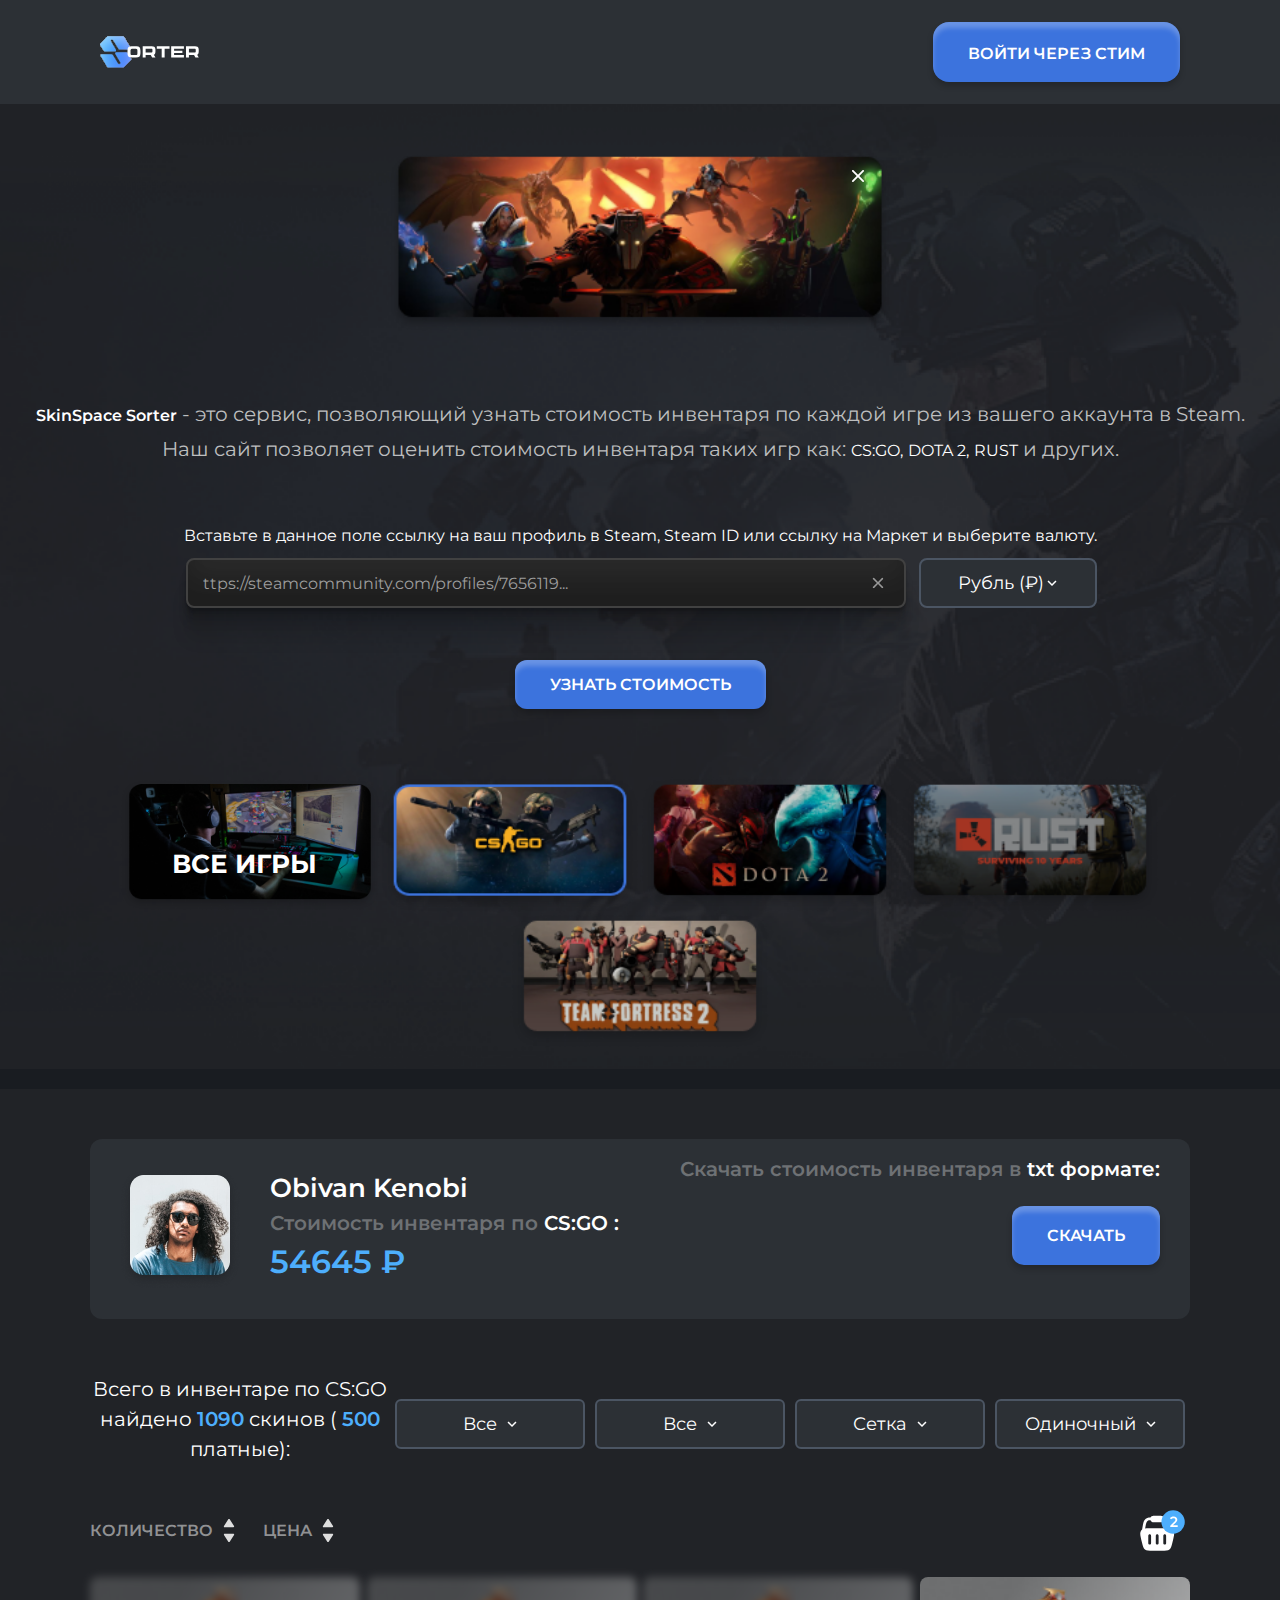
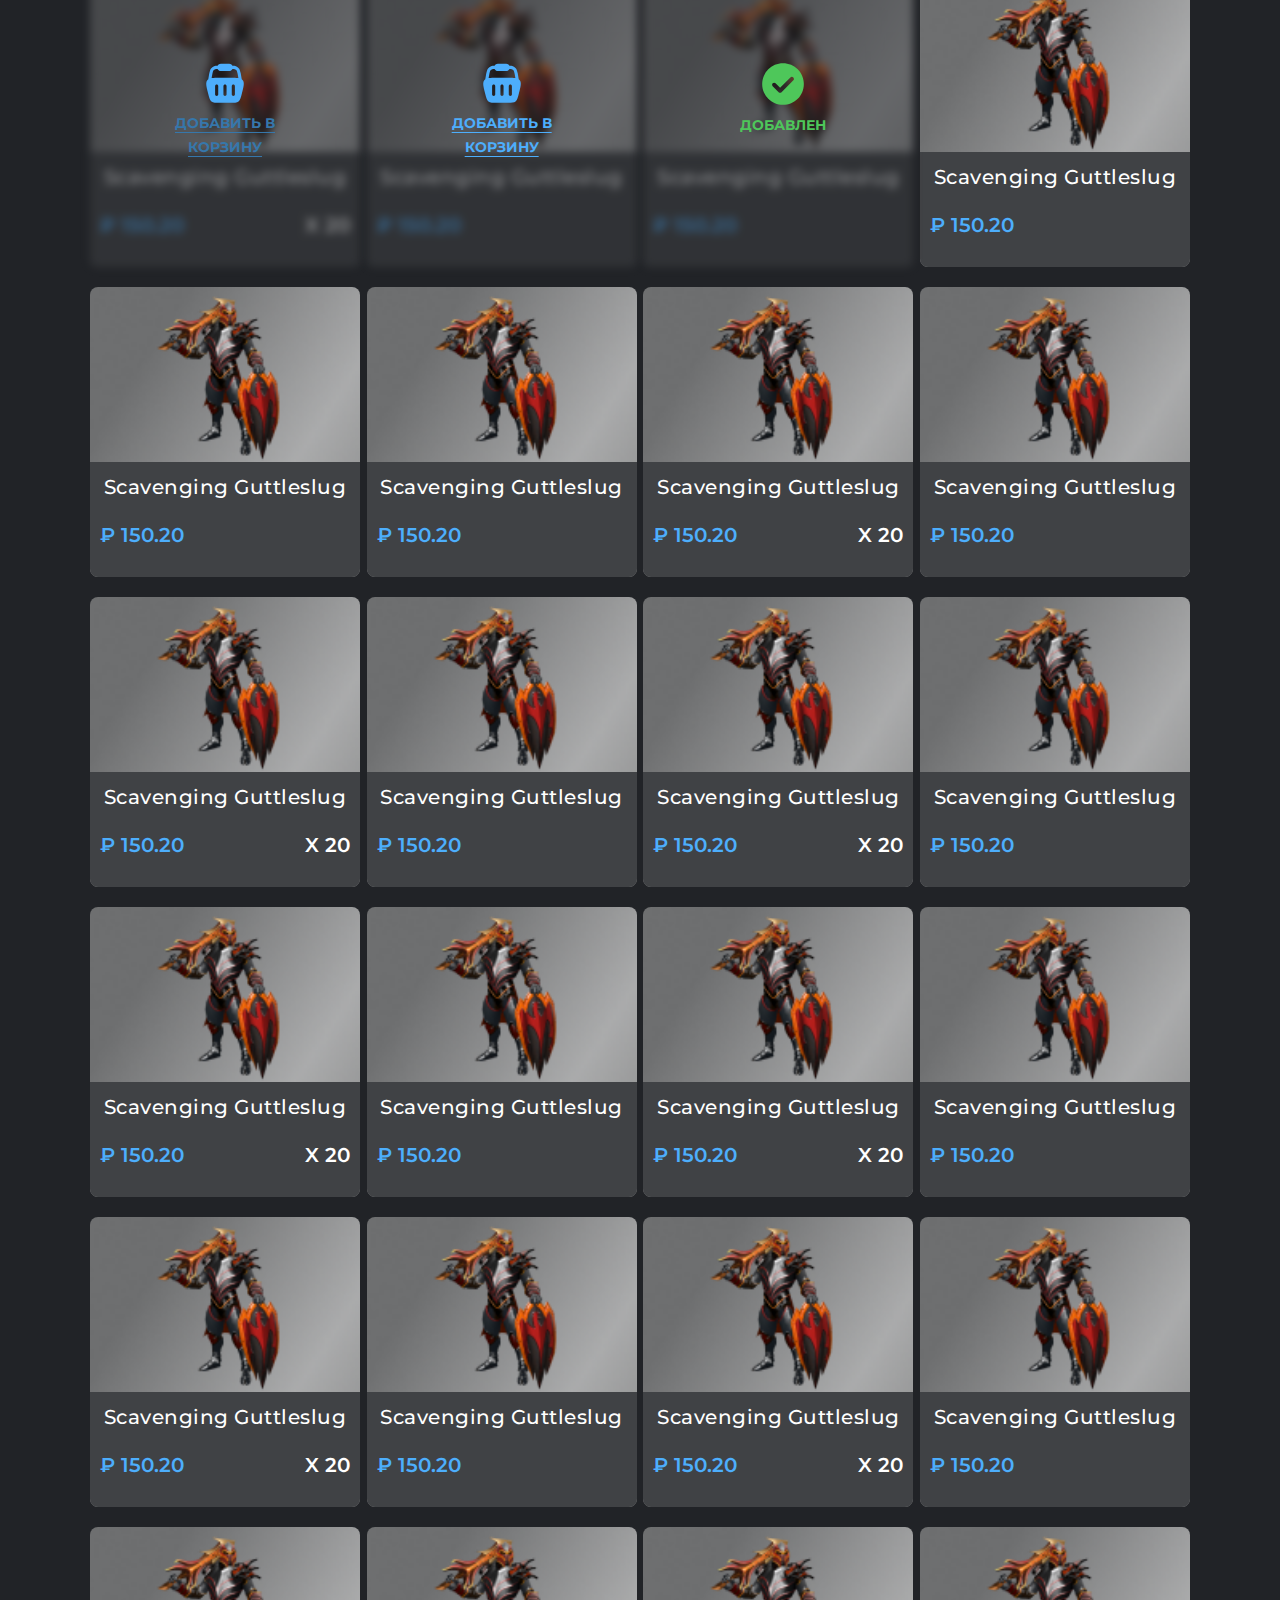
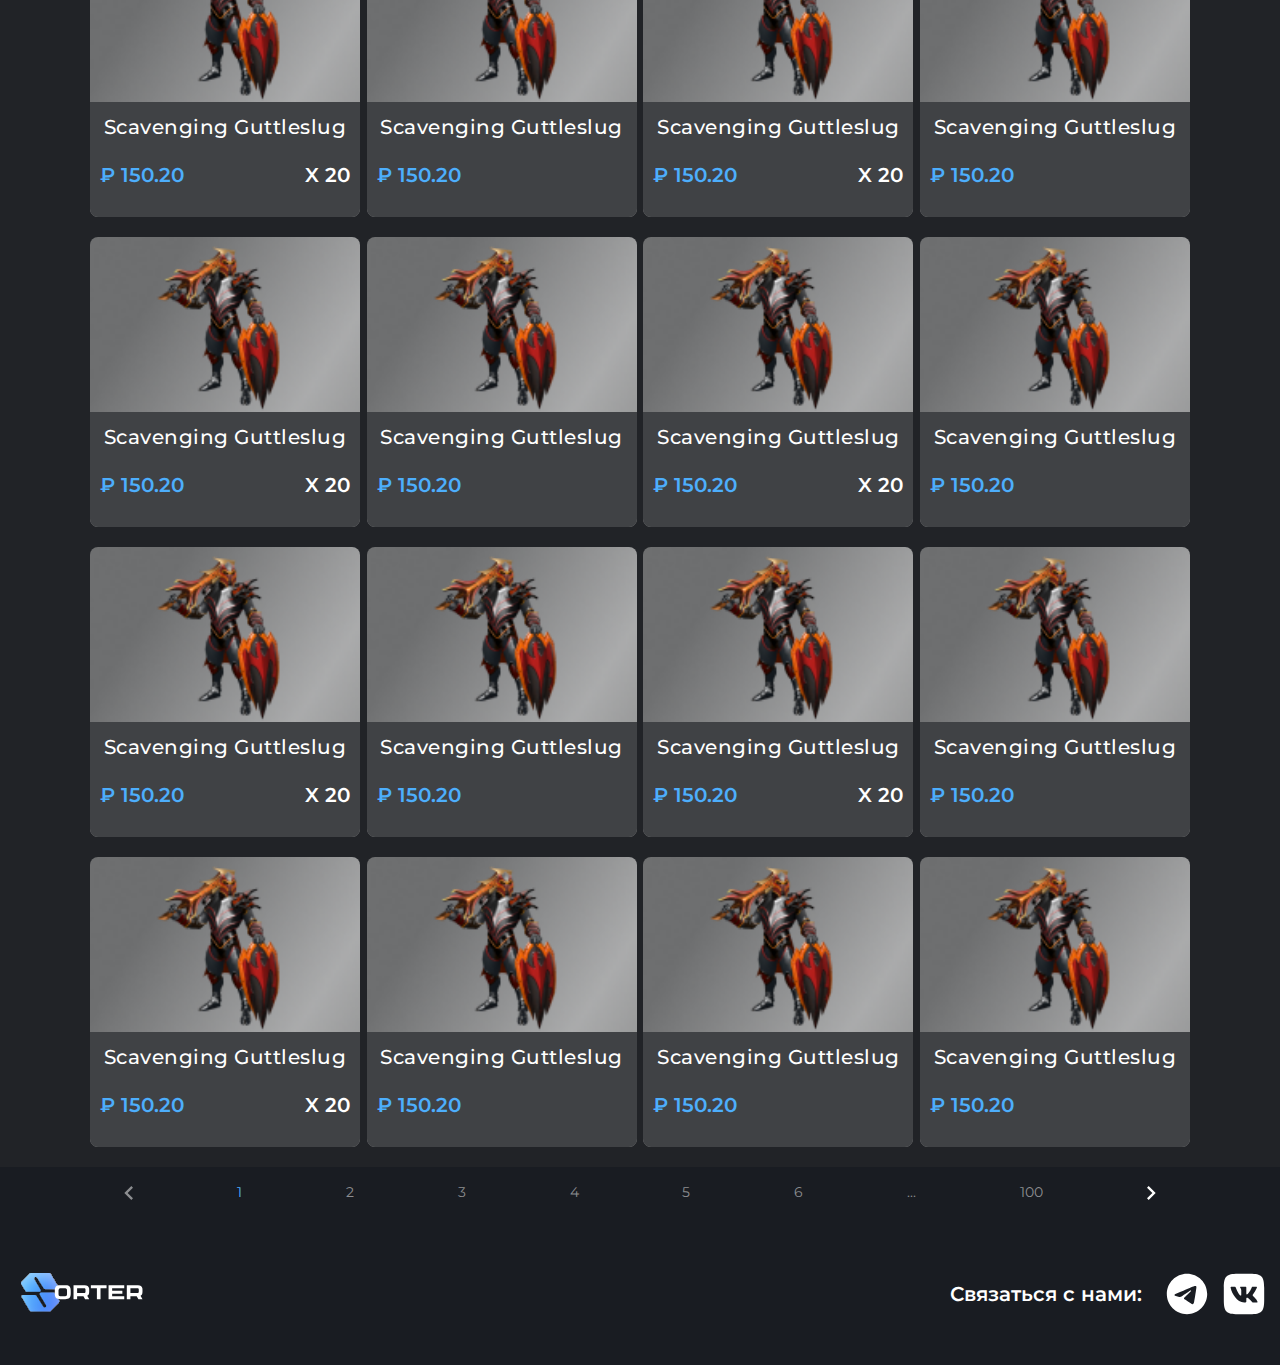
<file: sub_popUp_basket_site/index.html>
<!DOCTYPE html>
<html lang="en">

<head>
    <meta charset="UTF-8">
    <meta http-equiv="X-UA-Compatible" content="IE=edge">
    <meta name="viewport" content="width=device-width, initial-scale=1.0">
    <link href="output.css" rel="stylesheet">
    <link rel="stylesheet" href="css/style.css">
    <link rel="preconnect" href="https://fonts.googleapis.com">
    <link rel="preconnect" href="https://fonts.gstatic.com" crossorigin>
    <link rel="preconnect" href="https://fonts.googleapis.com">
    <link rel="preconnect" href="https://fonts.gstatic.com" crossorigin>
    <link href="https://fonts.googleapis.com/css2?family=Montserrat&display=swap" rel="stylesheet">
    <title>Document</title>
</head>

<body>

    <header>

        <nav>
            <div class="sub_nav">
                <svg class="svg_nav" width="100" height="35" viewBox="0 0 80 26" fill="none" xmlns="http://www.w3.org/2000/svg">
                    <g filter="url(#filter0_i_1_12)">
                        <path
                            d="M23.7916 10.6369H16.0322C15.5171 10.6369 15.0387 10.3696 14.7677 9.93051L10.6262 3.2202C10.4045 2.86092 10.013 2.64228 9.59156 2.64228H9.52603C9.00342 2.64228 8.57976 3.06694 8.57976 3.59079V3.69423C8.57976 3.89247 8.634 4.08691 8.73656 4.25641L12.7098 10.8225C13.0923 11.4546 12.6383 12.2629 11.9008 12.2629H3.98967C3.56604 12.2629 3.17292 12.042 2.95185 11.6798L0.119215 7.03852C-0.0730121 6.72355 -0.0293618 6.3183 0.225504 6.05172L5.69203 0.333978C5.896 0.120633 6.17802 0 6.47282 0H18.2915C18.7233 0 19.1228 0.229473 19.3412 0.602953L24.4914 9.41281C24.8082 9.9548 24.4183 10.6369 23.7916 10.6369Z"
                            fill="url(#paint0_linear_1_12)" />
                        <path
                            d="M1.2084 14.3631L8.96777 14.3631C9.48289 14.3631 9.96132 14.6304 10.2323 15.0695L14.3738 21.7798C14.5955 22.1391 14.987 22.3577 15.4084 22.3577H15.474C15.9966 22.3577 16.4202 21.9331 16.4202 21.4092V21.3058C16.4202 21.1075 16.366 20.9131 16.2634 20.7436L12.2902 14.1775C11.9077 13.5454 12.3617 12.7371 13.0992 12.7371L21.0103 12.7371C21.434 12.7371 21.8271 12.958 22.0482 13.3202L24.8808 17.9615C25.073 18.2764 25.0294 18.6817 24.7745 18.9483L19.308 24.666C19.104 24.8794 18.822 25 18.5272 25L6.70853 25C6.27668 25 5.87719 24.7705 5.65885 24.397L0.508611 15.5872C0.191765 15.0452 0.581696 14.3631 1.2084 14.3631Z"
                            fill="url(#paint1_linear_1_12)" />
                    </g>
                    <path
                        d="M29.1311 8H25.2197C22.7672 8 22 9.15714 22 11.6257V13.5029C22 16.0614 23.0816 16.9871 25.5341 16.9871H28.8041C31.2566 16.9871 32.3508 16.0614 32.3508 13.5029V11.6257C32.3508 9.15714 31.5836 8 29.1311 8ZM29.9361 13.6314C29.9361 14.7886 29.5713 15.0329 28.7538 15.0329H25.597C24.7795 15.0329 24.4148 14.7886 24.4148 13.6314V11.4971C24.4148 10.5457 24.7166 9.96714 25.5844 9.96714H28.7664C29.6342 9.96714 29.9361 10.5457 29.9361 11.4971V13.6314Z"
                        fill="white" />
                    <path
                        d="M44.2888 12.9371C44.3517 12.5514 44.3643 11.8829 44.3643 11.4586C44.3643 11.0214 44.3391 10.3143 44.2762 9.96714C43.9995 8.54 43.1192 8 41.371 8H34.1644V16.9871H36.5037V15.0329H40.5912L41.7105 17H44.3643L43.0814 14.7629C43.7983 14.4543 44.1505 13.8629 44.2888 12.9371ZM36.5037 9.96714H41.1571C41.5973 9.96714 41.9495 10.3271 41.9495 10.7771V12.14C41.9495 12.5771 41.5973 12.95 41.1571 12.95H36.5037V9.96714Z"
                        fill="white" />
                    <path d="M55.6348 8H45.4349V9.96714H49.3589V16.9871H51.7108V9.96714H55.6348V8Z" fill="white" />
                    <path
                        d="M67.1351 9.96714V8H56.9352V16.9871H67.1351V15.0329H59.2745V13.4771H65.9152V11.51H59.2745V9.96714H67.1351Z"
                        fill="white" />
                    <path
                        d="M78.9245 12.9371C78.9874 12.5514 79 11.8829 79 11.4586C79 11.0214 78.9748 10.3143 78.912 9.96714C78.6353 8.54 77.7549 8 76.0067 8H68.8001V16.9871H71.1394V15.0329H75.2269L76.3463 17H79L77.7172 14.7629C78.434 14.4543 78.7862 13.8629 78.9245 12.9371ZM71.1394 9.96714H75.7929C76.2331 9.96714 76.5852 10.3271 76.5852 10.7771V12.14C76.5852 12.5771 76.2331 12.95 75.7929 12.95H71.1394V9.96714Z"
                        fill="white" />
                    <defs>
                        <filter id="filter0_i_1_12" x="0" y="0" width="25" height="29" filterUnits="userSpaceOnUse"
                            color-interpolation-filters="sRGB">
                            <feFlood flood-opacity="0" result="BackgroundImageFix" />
                            <feBlend mode="normal" in="SourceGraphic" in2="BackgroundImageFix" result="shape" />
                            <feColorMatrix in="SourceAlpha" type="matrix"
                                values="0 0 0 0 0 0 0 0 0 0 0 0 0 0 0 0 0 0 127 0" result="hardAlpha" />
                            <feOffset dy="4" />
                            <feGaussianBlur stdDeviation="5" />
                            <feComposite in2="hardAlpha" operator="arithmetic" k2="-1" k3="1" />
                            <feColorMatrix type="matrix" values="0 0 0 0 1 0 0 0 0 1 0 0 0 0 1 0 0 0 0.5 0" />
                            <feBlend mode="normal" in2="shape" result="effect1_innerShadow_1_12" />
                        </filter>
                        <linearGradient id="paint0_linear_1_12" x1="22.0978" y1="21.4092" x2="1.00084" y2="14.8658"
                            gradientUnits="userSpaceOnUse">
                            <stop stop-color="#346EFA" />
                            <stop offset="1" stop-color="#39A9FC" />
                        </linearGradient>
                        <linearGradient id="paint1_linear_1_12" x1="22.0978" y1="21.4092" x2="1.00084" y2="14.8658"
                            gradientUnits="userSpaceOnUse">
                            <stop stop-color="#346EFA" />
                            <stop offset="1" stop-color="#39A9FC" />
                        </linearGradient>
                    </defs>
                </svg>
                <a href="#" class="open_steam_button" id="logo">Войти через стим</a>
            </div>
        </nav>

    </header>

    <main>

    <section class="for_bg-CS">

        <section>
            <div class="headband">
                <svg class="headband_svg" viewBox="0 0 14 14" fill="none" xmlns="http://www.w3.org/2000/svg">
                    <path d="M12.775 1.23413C12.6902 1.14915 12.5895 1.08173 12.4786 1.03573C12.3677 0.989731 12.2488 0.966054 12.1288 0.966054C12.0087 0.966054 11.8898 0.989731 11.7789 1.03573C11.668 1.08173 11.5673 1.14915 11.4825 1.23413L7 5.70746L2.5175 1.22496C2.43263 1.14009 2.33188 1.07277 2.221 1.02684C2.11011 0.980915 1.99127 0.957275 1.87125 0.957275C1.75123 0.957275 1.63238 0.980915 1.5215 1.02684C1.41062 1.07277 1.30987 1.14009 1.225 1.22496C1.14013 1.30983 1.07281 1.41058 1.02688 1.52146C0.980953 1.63235 0.957314 1.75119 0.957314 1.87121C0.957314 1.99123 0.980953 2.11008 1.02688 2.22096C1.07281 2.33184 1.14013 2.43259 1.225 2.51746L5.7075 6.99996L1.225 11.4825C1.14013 11.5673 1.07281 11.6681 1.02688 11.779C0.980953 11.8899 0.957314 12.0087 0.957314 12.1287C0.957314 12.2487 0.980953 12.3676 1.02688 12.4785C1.07281 12.5893 1.14013 12.6901 1.225 12.775C1.30987 12.8598 1.41062 12.9272 1.5215 12.9731C1.63238 13.019 1.75123 13.0426 1.87125 13.0426C1.99127 13.0426 2.11011 13.019 2.221 12.9731C2.33188 12.9272 2.43263 12.8598 2.5175 12.775L7 8.29246L11.4825 12.775C11.5674 12.8598 11.6681 12.9272 11.779 12.9731C11.8899 13.019 12.0087 13.0426 12.1288 13.0426C12.2488 13.0426 12.3676 13.019 12.4785 12.9731C12.5894 12.9272 12.6901 12.8598 12.775 12.775C12.8599 12.6901 12.9272 12.5893 12.9731 12.4785C13.019 12.3676 13.0427 12.2487 13.0427 12.1287C13.0427 12.0087 13.019 11.8899 12.9731 11.779C12.9272 11.6681 12.8599 11.5673 12.775 11.4825L8.2925 6.99996L12.775 2.51746C13.1233 2.16913 13.1233 1.58246 12.775 1.23413Z" fill="white"/>
                </svg>                
            </div>
        </section>

        <section>
            <div class="basic_text">
                <h2 class="basic_text_h2">
                    <span class="basic_text_span">SkinSpace Sorter</span> - это сервис, позволяющий узнать стоимость инвентаря по каждой игре
                    из вашего аккаунта в Steam.
                </h2>

                <div class="sub_basic_text">
                    <h2 class="sub_basic_text_h2">
                        Наш сайт позволяет оценить
                        стоимость инвентаря таких игр как:
                        <span class="sub_basic_text_span">CS:GO,</span> <span class="sub_basic_text_span">DOTA 2,</span> <span class="sub_basic_text_span">RUST</span> и других.
                    </h2>

                    <div class="subend_basic_text">
                        <h2 class="subend_basic_text_h2">
                            Вставьте в данное поле ссылку на ваш профиль
                            в Steam, Steam ID или ссылку на Маркет
                            и выберите валюту.
                        </h2>
                    </div>
                    <div class="desktop_link_currency">
                        <div class="input_link">
                            <div class="sub_input_link">
                                <input type="text" value="ttps://steamcommunity.com/profiles/7656119..." class="input_promo">
                                <svg class="sub_input_link_svg" width="12" height="12" viewBox="0 0 14 14" fill="none" xmlns="http://www.w3.org/2000/svg">
                                    <path d="M12.775 1.23413C12.6902 1.14915 12.5895 1.08173 12.4786 1.03573C12.3677 0.989731 12.2488 0.966054 12.1288 0.966054C12.0087 0.966054 11.8898 0.989731 11.7789 1.03573C11.668 1.08173 11.5673 1.14915 11.4825 1.23413L7 5.70746L2.5175 1.22496C2.43263 1.14009 2.33188 1.07277 2.221 1.02684C2.11011 0.980915 1.99127 0.957275 1.87125 0.957275C1.75123 0.957275 1.63238 0.980915 1.5215 1.02684C1.41062 1.07277 1.30987 1.14009 1.225 1.22496C1.14013 1.30983 1.07281 1.41058 1.02688 1.52146C0.980953 1.63235 0.957314 1.75119 0.957314 1.87121C0.957314 1.99123 0.980953 2.11008 1.02688 2.22096C1.07281 2.33184 1.14013 2.43259 1.225 2.51746L5.7075 6.99996L1.225 11.4825C1.14013 11.5673 1.07281 11.6681 1.02688 11.779C0.980953 11.8899 0.957314 12.0087 0.957314 12.1287C0.957314 12.2487 0.980953 12.3676 1.02688 12.4785C1.07281 12.5893 1.14013 12.6901 1.225 12.775C1.30987 12.8598 1.41062 12.9272 1.5215 12.9731C1.63238 13.019 1.75123 13.0426 1.87125 13.0426C1.99127 13.0426 2.11011 13.019 2.221 12.9731C2.33188 12.9272 2.43263 12.8598 2.5175 12.775L7 8.29246L11.4825 12.775C11.5674 12.8598 11.6681 12.9272 11.779 12.9731C11.8899 13.019 12.0087 13.0426 12.1288 13.0426C12.2488 13.0426 12.3676 13.019 12.4785 12.9731C12.5894 12.9272 12.6901 12.8598 12.775 12.775C12.8599 12.6901 12.9272 12.5893 12.9731 12.4785C13.019 12.3676 13.0427 12.2487 13.0427 12.1287C13.0427 12.0087 13.019 11.8899 12.9731 11.779C12.9272 11.6681 12.8599 11.5673 12.775 11.4825L8.2925 6.99996L12.775 2.51746C13.1233 2.16913 13.1233 1.58246 12.775 1.23413Z" fill="#989898"/>
                                </svg>
                            </div>
                        </div>
    
                        <div class="currency">
                            <span class="currency_span">Рубль (₽)</span>
                            <svg class="currency_svg" width="10" height="10" viewBox="0 0 10 6" fill="none" xmlns="http://www.w3.org/2000/svg">
                                <path d="M1.5575 0.442505L5 3.8775L8.4425 0.442505L9.5 1.5L5 6L0.5 1.5L1.5575 0.442505Z" fill="white"/>
                            </svg>                        
                        </div>
                    </div>

                    <div class="price">
                        <a href="#" id="logo"
                            class="price_button">
                            Узнать стоимость
                        </a>
                    </div>

                </div>

            </div>


        </section>

        <section>
            <div class="game_block">
                <div class="sub_game_block">
                    <div class="sub_game_block-allGames">
                        <img src="img/Rectangle_189_desktop.png" class="all_games_1" alt="">
                        <img src="img/Rectangle_189.png" class="all_games_2" alt="">
                        <span class="sub_game_block-allGames_span">Все игры</span>
                    </div>
                    <div class="cs">
                        <img src="img/Rectangle_186.png" class="CS" alt="CS">
                    </div>
                </div>
                <div class="sub_game_block-Dota">
                    <div class="Dota">
                        <img src="img/Rectangle_187.png" class="CS" alt="Dota">
                    </div>
                    <div class="Rust">
                        <img src="img/Rectangle_188.png" class="CS" alt="Rust">
                    </div>
                </div>
                <div class="TF">
                    <img src="img/Rectangle_190.png" class="CS" alt="TF">
                </div>
            </div>
        </section>

        <div class="add_block"></div>

    </section>

    <section>
        <div class="obivan_kenobi">

            <div class="sub_obivan_kenobi">
                <img src="img/RectangleMan.png" class="sub_obivan_kenobi_img" alt="Man">
                <div class="sub_obivan_kenobi_card">
                    <h2 class="sub_obivan_kenobi_card_h2">Obivan Kenobi</h2>
                    <span class="sub_obivan_kenobi_card_span">Стоимость инвентаря по <span class="text-white font-semibold">CS:GO :</span></span><br>
                    <span class="sub_obivan_kenobi_card_span_price">54645 ₽ </span>
                </div>
            </div>

            <div class="sub_obivan_kenobi_price">
                <span class="sub_obivan_kenobi_price_span">Скачать стоимость инвентаря в <span class="text-white">txt формате:</span></span>
                <div class="dowload">
                    <a href="#" id="logo"
                        class="dowload_button">
                        Скачать
                    </a>
                </div>
            </div>

        </div>
    </section>

    <section>
        <div class="filter">

            <div class="subend_filter_basket">
                <span class="subend_filter_basket_span_1">Всего в инвентаре по CS:GO найдено <span class="subend_filter_basket_span_2">1090</span> скинов ( <span class="subend_filter_basket_span_2">500</span> платные):</span>
            </div>

            <div class="desktop_filter">
                <div class="sub_filter">
                    <div class="sub_filter_card">
                        <span class="sub_filter_card_span">Все</span>
                        <svg class="sub_filter_card_svg" width="10" height="10" viewBox="0 0 10 6" fill="none" xmlns="http://www.w3.org/2000/svg">
                            <path d="M1.5575 0.442505L5 3.8775L8.4425 0.442505L9.5 1.5L5 6L0.5 1.5L1.5575 0.442505Z" fill="white"/>
                        </svg>                        
                    </div>
                    <div class="sub_filter_card">
                        <span class="sub_filter_card_span">Все</span>
                        <svg class="sub_filter_card_svg" width="10" height="10" viewBox="0 0 10 6" fill="none" xmlns="http://www.w3.org/2000/svg">
                            <path d="M1.5575 0.442505L5 3.8775L8.4425 0.442505L9.5 1.5L5 6L0.5 1.5L1.5575 0.442505Z" fill="white"/>
                        </svg>                        
                    </div>
                </div>
    
                <div class="sub_filter">
                    <div class="sub_filter_card">
                        <span class="sub_filter_card_span">Сетка</span>
                        <svg class="sub_filter_card_svg" width="10" height="10" viewBox="0 0 10 6" fill="none" xmlns="http://www.w3.org/2000/svg">
                            <path d="M1.5575 0.442505L5 3.8775L8.4425 0.442505L9.5 1.5L5 6L0.5 1.5L1.5575 0.442505Z" fill="white"/>
                        </svg>                        
                    </div>
                    <div class="sub_filter_card">
                        <span class="sub_filter_card_span">Одиночный</span>
                        <svg class="sub_filter_card_svg" width="10" height="10" viewBox="0 0 10 6" fill="none" xmlns="http://www.w3.org/2000/svg">
                            <path d="M1.5575 0.442505L5 3.8775L8.4425 0.442505L9.5 1.5L5 6L0.5 1.5L1.5575 0.442505Z" fill="white"/>
                        </svg>                        
                    </div>
                </div>
            </div>
            </div>

    </section>

    <section>
        <div class="filter_basket">
            <div class="deskop_filter_basket">
                <div class="sub_filter_basket">
                    <span class="sub_filter_basket_span_1">Количество</span>
                    <div class="svg_filter_basket_2">
                        <svg class="sub_filter_basket_svg_1" width="12" height="10" viewBox="0 0 12 10" fill="none" xmlns="http://www.w3.org/2000/svg">
                            <path d="M1.68334 9.33331L10.3167 9.33331C10.975 9.33331 11.375 8.60831 11.0167 8.04998L6.70001 1.26664C6.62485 1.14789 6.52088 1.05006 6.39776 0.982279C6.27465 0.914494 6.13639 0.87895 5.99584 0.87895C5.8553 0.87895 5.71704 0.914494 5.59392 0.982279C5.47081 1.05006 5.36683 1.14789 5.29168 1.26664L0.983343 8.04998C0.902046 8.17567 0.856182 8.32098 0.850587 8.47056C0.844993 8.62015 0.879876 8.76848 0.951556 8.89989C1.02324 9.03131 1.12906 9.14094 1.25785 9.21722C1.38665 9.2935 1.53365 9.33361 1.68334 9.33331Z" fill="white" fill-opacity="0.85"/>
                        </svg>
                        <svg class="sub_filter_basket_svg_2" width="12" height="10" viewBox="0 0 12 10" fill="none" xmlns="http://www.w3.org/2000/svg">
                            <path d="M10.3167 0.666689L1.68332 0.666688C1.02499 0.666688 0.62499 1.39169 0.983324 1.95002L5.29999 8.73336C5.37515 8.85211 5.47912 8.94994 5.60224 9.01772C5.72535 9.08551 5.86361 9.12105 6.00416 9.12105C6.1447 9.12105 6.28296 9.08551 6.40608 9.01772C6.52919 8.94994 6.63317 8.85211 6.70832 8.73336L11.0167 1.95002C11.098 1.82433 11.1438 1.67902 11.1494 1.52944C11.155 1.37985 11.1201 1.23152 11.0484 1.10011C10.9768 0.968694 10.8709 0.859062 10.7421 0.782779C10.6133 0.706495 10.4663 0.666388 10.3167 0.666689Z" fill="white" fill-opacity="0.85"/>
                        </svg>                          
                    </div>
                </div>

                <div class="sub_filter_basket">
                    <span class="sub_filter_basket_span_2">Цена</span>
                    <div class="svg_filter_basket_1">
                        <svg class="sub_filter_basket_svg_1" width="12" height="10" viewBox="0 0 12 10" fill="none" xmlns="http://www.w3.org/2000/svg">
                            <path d="M1.68334 9.33331L10.3167 9.33331C10.975 9.33331 11.375 8.60831 11.0167 8.04998L6.70001 1.26664C6.62485 1.14789 6.52088 1.05006 6.39776 0.982279C6.27465 0.914494 6.13639 0.87895 5.99584 0.87895C5.8553 0.87895 5.71704 0.914494 5.59392 0.982279C5.47081 1.05006 5.36683 1.14789 5.29168 1.26664L0.983343 8.04998C0.902046 8.17567 0.856182 8.32098 0.850587 8.47056C0.844993 8.62015 0.879876 8.76848 0.951556 8.89989C1.02324 9.03131 1.12906 9.14094 1.25785 9.21722C1.38665 9.2935 1.53365 9.33361 1.68334 9.33331Z" fill="white" fill-opacity="0.85"/>
                        </svg>
                        <svg class="sub_filter_basket_svg_2" width="12" height="10" viewBox="0 0 12 10" fill="none" xmlns="http://www.w3.org/2000/svg">
                            <path d="M10.3167 0.666689L1.68332 0.666688C1.02499 0.666688 0.62499 1.39169 0.983324 1.95002L5.29999 8.73336C5.37515 8.85211 5.47912 8.94994 5.60224 9.01772C5.72535 9.08551 5.86361 9.12105 6.00416 9.12105C6.1447 9.12105 6.28296 9.08551 6.40608 9.01772C6.52919 8.94994 6.63317 8.85211 6.70832 8.73336L11.0167 1.95002C11.098 1.82433 11.1438 1.67902 11.1494 1.52944C11.155 1.37985 11.1201 1.23152 11.0484 1.10011C10.9768 0.968694 10.8709 0.859062 10.7421 0.782779C10.6133 0.706495 10.4663 0.666388 10.3167 0.666689Z" fill="white" fill-opacity="0.85"/>
                        </svg>                          
                    </div>
                </div>
            </div>
            <div class="sub_filter_basket">
                <div class="">
                    <svg width="55" height="53" viewBox="0 0 44 44" fill="none" xmlns="http://www.w3.org/2000/svg">
                        <path fill-rule="evenodd" clip-rule="evenodd" d="M14.479 9.67999C13.962 9.67974 13.4555 9.82516 13.0185 10.0993C12.5815 10.3735 12.2319 10.7652 12.0103 11.2288C10.9429 11.2381 10.1127 11.2861 9.36991 11.5742C8.48319 11.9184 7.71202 12.5035 7.14463 13.2624C6.57193 14.0259 6.30196 15.0079 5.93368 16.3569L5.86034 16.6202L5.0598 21.2108C4.77111 21.4091 4.51987 21.6445 4.3014 21.9217C2.89539 23.7075 3.56484 26.3668 4.90375 31.6807C5.75423 35.0617 6.18024 36.7515 7.45049 37.7365C8.72074 38.72 10.4763 38.72 13.9874 38.72H21.2126C24.7237 38.72 26.4793 38.72 27.7495 37.7365C29.0198 36.7515 29.4442 35.0617 30.2962 31.6807C31.6352 26.3652 32.3046 23.709 30.8986 21.9217C30.6837 21.6469 30.4273 21.4066 30.1386 21.2093L29.3381 16.6217L29.2663 16.3584C28.8965 15.0079 28.6265 14.0259 28.0554 13.2608C27.4878 12.5025 26.7166 11.918 25.8301 11.5742C25.0873 11.2861 24.2555 11.2381 23.1897 11.2303C22.9684 10.7664 22.6188 10.3744 22.1818 10.1C21.7448 9.82553 21.2382 9.67988 20.721 9.67999H14.479ZM27.6153 20.3605L27.0504 17.1266C26.6088 15.5159 26.448 15.0094 26.1765 14.647C25.871 14.2383 25.4556 13.9232 24.9781 13.7378C24.6347 13.6047 24.2196 13.5659 23.1866 13.5551C22.9648 14.0177 22.6155 14.4084 22.1791 14.6819C21.7427 14.9555 21.2371 15.1007 20.721 15.1008H14.479C13.9628 15.1007 13.4573 14.9555 13.0209 14.6819C12.5845 14.4084 12.2352 14.0177 12.0134 13.5551C10.9788 13.5659 10.5653 13.6047 10.2219 13.7378C9.74438 13.9232 9.32904 14.2383 9.02348 14.647C8.75195 15.0094 8.59122 15.5143 8.1496 17.1251L7.58469 20.3605C9.14208 20.1344 11.2175 20.1344 13.9874 20.1344H21.2126C23.9824 20.1344 26.0579 20.1344 27.6153 20.3605ZM11.358 25.168C11.6684 25.168 11.9661 25.2904 12.1856 25.5082C12.4051 25.7261 12.5284 26.0215 12.5284 26.3296V32.5248C12.5284 32.8329 12.4051 33.1283 12.1856 33.3462C11.9661 33.564 11.6684 33.6864 11.358 33.6864C11.0476 33.6864 10.7499 33.564 10.5304 33.3462C10.3109 33.1283 10.1876 32.8329 10.1876 32.5248V26.3296C10.1876 26.0215 10.3109 25.7261 10.5304 25.5082C10.7499 25.2904 11.0476 25.168 11.358 25.168ZM25.0124 26.3296C25.0124 26.0215 24.8891 25.7261 24.6696 25.5082C24.4501 25.2904 24.1524 25.168 23.842 25.168C23.5316 25.168 23.2339 25.2904 23.0144 25.5082C22.7949 25.7261 22.6716 26.0215 22.6716 26.3296V32.5248C22.6716 32.8329 22.7949 33.1283 23.0144 33.3462C23.2339 33.564 23.5316 33.6864 23.842 33.6864C24.1524 33.6864 24.4501 33.564 24.6696 33.3462C24.8891 33.1283 25.0124 32.8329 25.0124 32.5248V26.3296ZM17.6 25.168C17.9104 25.168 18.2081 25.2904 18.4276 25.5082C18.6471 25.7261 18.7704 26.0215 18.7704 26.3296V32.5248C18.7704 32.8329 18.6471 33.1283 18.4276 33.3462C18.2081 33.564 17.9104 33.6864 17.6 33.6864C17.2896 33.6864 16.9919 33.564 16.7724 33.3462C16.5529 33.1283 16.4296 32.8329 16.4296 32.5248V26.3296C16.4296 26.0215 16.5529 25.7261 16.7724 25.5082C16.9919 25.2904 17.2896 25.168 17.6 25.168Z" fill="white"/>
                        <circle cx="30.8" cy="14.96" r="9.68" fill="#4DAEFC"/>
                        <path d="M34.6198 17.68V19H28.4278V17.956L31.7638 14.788C32.1398 14.428 32.3918 14.116 32.5198 13.852C32.6558 13.58 32.7238 13.312 32.7238 13.048C32.7238 12.656 32.5918 12.356 32.3278 12.148C32.0638 11.94 31.6758 11.836 31.1638 11.836C30.3078 11.836 29.6518 12.128 29.1958 12.712L28.1038 11.872C28.4318 11.432 28.8718 11.092 29.4238 10.852C29.9838 10.604 30.6078 10.48 31.2958 10.48C32.2078 10.48 32.9358 10.696 33.4798 11.128C34.0238 11.56 34.2958 12.148 34.2958 12.892C34.2958 13.348 34.1998 13.776 34.0078 14.176C33.8158 14.576 33.4478 15.032 32.9038 15.544L30.6598 17.68H34.6198Z" fill="white"/>
                    </svg>                                             
                </div>
            </div>
        </div>

    </section>

    <section>
        <div class="card">
                <div class="sub_card">
                    <div class="solo_card_2_desktop">
                        <div class="solo_card_2">
                            <img src="img/pngwing_5.png" class="solo_card_img" alt="DK">
                            <div class="solo_card_content">
                                <span class="solo_card_content_span">Scavenging Guttleslug</span>
                                <div class="sub_solo_card_content">
                                    <span class="sub_solo_card_content_span_1">₽ 150.20</span>
                                    <span class="sub_solo_card_content_span_2">X 20</span>
                                </div>
                            </div>
                        </div>
                        <div class="solo_card_2_added">
                            <svg class="solo_card_2_added_svg" width="38" height="40" viewBox="0 0 38 40" fill="none" xmlns="http://www.w3.org/2000/svg">
                                <path fill-rule="evenodd" clip-rule="evenodd" d="M14.8333 0.6875C14.1431 0.687161 13.467 0.882763 12.8835 1.25156C12.3001 1.62036 11.8333 2.14721 11.5375 2.77083C10.1125 2.78333 9.00417 2.84792 8.0125 3.23542C6.82869 3.69848 5.79915 4.48544 5.04167 5.50625C4.27708 6.53333 3.91667 7.85417 3.425 9.66875L3.32708 10.0229L2.25833 16.1979C1.87292 16.4646 1.5375 16.7812 1.24583 17.1542C-0.631251 19.5562 0.2625 23.1333 2.05 30.2812C3.18542 34.8292 3.75417 37.1021 5.45 38.4271C7.14583 39.75 9.48958 39.75 14.1771 39.75H23.8229C28.5104 39.75 30.8542 39.75 32.55 38.4271C34.2458 37.1021 34.8125 34.8292 35.95 30.2812C37.7375 23.1312 38.6312 19.5583 36.7542 17.1542C36.4672 16.7845 36.125 16.4613 35.7396 16.1958L34.6708 10.025L34.575 9.67083C34.0812 7.85417 33.7208 6.53333 32.9583 5.50417C32.2006 4.48413 31.171 3.69791 29.9875 3.23542C28.9958 2.84792 27.8854 2.78333 26.4625 2.77292C26.167 2.1489 25.7003 1.62163 25.1169 1.25244C24.5334 0.88326 23.8571 0.687348 23.1667 0.6875H14.8333ZM32.3708 15.0542L31.6167 10.7042C31.0271 8.5375 30.8125 7.85625 30.45 7.36875C30.0421 6.81898 29.4876 6.39517 28.85 6.14583C28.3917 5.96667 27.8375 5.91458 26.4583 5.9C26.1622 6.52221 25.6959 7.04776 25.1133 7.41575C24.5307 7.78374 23.8557 7.97909 23.1667 7.97917H14.8333C14.1443 7.97909 13.4693 7.78374 12.8867 7.41575C12.3041 7.04776 11.8378 6.52221 11.5417 5.9C10.1604 5.91458 9.60833 5.96667 9.15 6.14583C8.51243 6.39517 7.95794 6.81898 7.55 7.36875C7.1875 7.85625 6.97292 8.53542 6.38333 10.7021L5.62917 15.0542C7.70833 14.75 10.4792 14.75 14.1771 14.75H23.8229C27.5208 14.75 30.2917 14.75 32.3708 15.0542ZM10.6667 21.5208C11.0811 21.5208 11.4785 21.6855 11.7715 21.9785C12.0645 22.2715 12.2292 22.6689 12.2292 23.0833V31.4167C12.2292 31.8311 12.0645 32.2285 11.7715 32.5215C11.4785 32.8145 11.0811 32.9792 10.6667 32.9792C10.2523 32.9792 9.85484 32.8145 9.56181 32.5215C9.26879 32.2285 9.10417 31.8311 9.10417 31.4167V23.0833C9.10417 22.6689 9.26879 22.2715 9.56181 21.9785C9.85484 21.6855 10.2523 21.5208 10.6667 21.5208ZM28.8958 23.0833C28.8958 22.6689 28.7312 22.2715 28.4382 21.9785C28.1452 21.6855 27.7477 21.5208 27.3333 21.5208C26.9189 21.5208 26.5215 21.6855 26.2285 21.9785C25.9355 22.2715 25.7708 22.6689 25.7708 23.0833V31.4167C25.7708 31.8311 25.9355 32.2285 26.2285 32.5215C26.5215 32.8145 26.9189 32.9792 27.3333 32.9792C27.7477 32.9792 28.1452 32.8145 28.4382 32.5215C28.7312 32.2285 28.8958 31.8311 28.8958 31.4167V23.0833ZM19 21.5208C19.4144 21.5208 19.8118 21.6855 20.1049 21.9785C20.3979 22.2715 20.5625 22.6689 20.5625 23.0833V31.4167C20.5625 31.8311 20.3979 32.2285 20.1049 32.5215C19.8118 32.8145 19.4144 32.9792 19 32.9792C18.5856 32.9792 18.1882 32.8145 17.8951 32.5215C17.6021 32.2285 17.4375 31.8311 17.4375 31.4167V23.0833C17.4375 22.6689 17.6021 22.2715 17.8951 21.9785C18.1882 21.6855 18.5856 21.5208 19 21.5208Z" fill="#4DAEFC"/>
                            </svg>
                            <span class="solo_card_2_added_span_desktop">Добавить в корзину</span>                            
                        </div>
                    </div>
                    <div class="solo_card_2_desktop">
                        <div class="solo_card_2">
                            <img src="img/pngwing_5.png" class="solo_card_img" alt="DK">
                            <div class="solo_card_content">
                                <span class="solo_card_content_span">Scavenging Guttleslug</span>
                                <div class="sub_solo_card_content">
                                    <span class="sub_solo_card_content_span_1">₽ 150.20</span>
                                </div>
                            </div>
                        </div>
                        <div class="solo_card_2_added">
                            <svg class="solo_card_2_added_svg" viewBox="0 0 38 40" fill="none" xmlns="http://www.w3.org/2000/svg">
                                <path fill-rule="evenodd" clip-rule="evenodd" d="M14.8333 0.6875C14.1431 0.687161 13.467 0.882763 12.8835 1.25156C12.3001 1.62036 11.8333 2.14721 11.5375 2.77083C10.1125 2.78333 9.00417 2.84792 8.0125 3.23542C6.82869 3.69848 5.79915 4.48544 5.04167 5.50625C4.27708 6.53333 3.91667 7.85417 3.425 9.66875L3.32708 10.0229L2.25833 16.1979C1.87292 16.4646 1.5375 16.7812 1.24583 17.1542C-0.631251 19.5562 0.2625 23.1333 2.05 30.2812C3.18542 34.8292 3.75417 37.1021 5.45 38.4271C7.14583 39.75 9.48958 39.75 14.1771 39.75H23.8229C28.5104 39.75 30.8542 39.75 32.55 38.4271C34.2458 37.1021 34.8125 34.8292 35.95 30.2812C37.7375 23.1312 38.6312 19.5583 36.7542 17.1542C36.4672 16.7845 36.125 16.4613 35.7396 16.1958L34.6708 10.025L34.575 9.67083C34.0812 7.85417 33.7208 6.53333 32.9583 5.50417C32.2006 4.48413 31.171 3.69791 29.9875 3.23542C28.9958 2.84792 27.8854 2.78333 26.4625 2.77292C26.167 2.1489 25.7003 1.62163 25.1169 1.25244C24.5334 0.88326 23.8571 0.687348 23.1667 0.6875H14.8333ZM32.3708 15.0542L31.6167 10.7042C31.0271 8.5375 30.8125 7.85625 30.45 7.36875C30.0421 6.81898 29.4876 6.39517 28.85 6.14583C28.3917 5.96667 27.8375 5.91458 26.4583 5.9C26.1622 6.52221 25.6959 7.04776 25.1133 7.41575C24.5307 7.78374 23.8557 7.97909 23.1667 7.97917H14.8333C14.1443 7.97909 13.4693 7.78374 12.8867 7.41575C12.3041 7.04776 11.8378 6.52221 11.5417 5.9C10.1604 5.91458 9.60833 5.96667 9.15 6.14583C8.51243 6.39517 7.95794 6.81898 7.55 7.36875C7.1875 7.85625 6.97292 8.53542 6.38333 10.7021L5.62917 15.0542C7.70833 14.75 10.4792 14.75 14.1771 14.75H23.8229C27.5208 14.75 30.2917 14.75 32.3708 15.0542ZM10.6667 21.5208C11.0811 21.5208 11.4785 21.6855 11.7715 21.9785C12.0645 22.2715 12.2292 22.6689 12.2292 23.0833V31.4167C12.2292 31.8311 12.0645 32.2285 11.7715 32.5215C11.4785 32.8145 11.0811 32.9792 10.6667 32.9792C10.2523 32.9792 9.85484 32.8145 9.56181 32.5215C9.26879 32.2285 9.10417 31.8311 9.10417 31.4167V23.0833C9.10417 22.6689 9.26879 22.2715 9.56181 21.9785C9.85484 21.6855 10.2523 21.5208 10.6667 21.5208ZM28.8958 23.0833C28.8958 22.6689 28.7312 22.2715 28.4382 21.9785C28.1452 21.6855 27.7477 21.5208 27.3333 21.5208C26.9189 21.5208 26.5215 21.6855 26.2285 21.9785C25.9355 22.2715 25.7708 22.6689 25.7708 23.0833V31.4167C25.7708 31.8311 25.9355 32.2285 26.2285 32.5215C26.5215 32.8145 26.9189 32.9792 27.3333 32.9792C27.7477 32.9792 28.1452 32.8145 28.4382 32.5215C28.7312 32.2285 28.8958 31.8311 28.8958 31.4167V23.0833ZM19 21.5208C19.4144 21.5208 19.8118 21.6855 20.1049 21.9785C20.3979 22.2715 20.5625 22.6689 20.5625 23.0833V31.4167C20.5625 31.8311 20.3979 32.2285 20.1049 32.5215C19.8118 32.8145 19.4144 32.9792 19 32.9792C18.5856 32.9792 18.1882 32.8145 17.8951 32.5215C17.6021 32.2285 17.4375 31.8311 17.4375 31.4167V23.0833C17.4375 22.6689 17.6021 22.2715 17.8951 21.9785C18.1882 21.6855 18.5856 21.5208 19 21.5208Z" fill="#4DAEFC"/>
                            </svg>
                            <span class="solo_card_2_added_span">Добавить в корзину</span>                            
                        </div>
                    </div>
                    <div class="solo_card_2_desktop">
                        <div class="solo_card_2">
                            <img src="img/pngwing_5.png" class="solo_card_img" alt="DK">
                            <div class="solo_card_content">
                                <span class="solo_card_content_span">Scavenging Guttleslug</span>
                                <div class="sub_solo_card_content">
                                    <span class="sub_solo_card_content_span_1">₽ 150.20</span>
                                </div>
                            </div>
                        </div>
                        <div class="solo_card_2Line_add">
                            <svg class="solo_card_2Line_add_svg" viewBox="0 0 42 42" fill="none" xmlns="http://www.w3.org/2000/svg">
                                <path d="M18.0833 24.75L13.5521 20.2187C13.1701 19.8368 12.7014 19.6458 12.1458 19.6458C11.5903 19.6458 11.1042 19.8542 10.6875 20.2708C10.3056 20.6528 10.1146 21.1389 10.1146 21.7292C10.1146 22.3194 10.3056 22.8055 10.6875 23.1875L16.625 29.125C17.0069 29.5069 17.4931 29.6979 18.0833 29.6979C18.6736 29.6979 19.1597 29.5069 19.5417 29.125L31.3646 17.3021C31.7465 16.9201 31.9375 16.4514 31.9375 15.8958C31.9375 15.3403 31.7292 14.8542 31.3125 14.4375C30.9306 14.0555 30.4444 13.8646 29.8542 13.8646C29.2639 13.8646 28.7778 14.0555 28.3958 14.4375L18.0833 24.75ZM21 41.8333C18.1181 41.8333 15.4097 41.2861 12.875 40.1917C10.3403 39.0986 8.13542 37.6146 6.26042 35.7396C4.38542 33.8646 2.90139 31.6597 1.80833 29.125C0.71389 26.5903 0.166668 23.8819 0.166668 21C0.166668 18.118 0.71389 15.4097 1.80833 12.875C2.90139 10.3403 4.38542 8.13541 6.26042 6.26041C8.13542 4.38541 10.3403 2.90068 12.875 1.80624C15.4097 0.713184 18.1181 0.166656 21 0.166656C23.8819 0.166656 26.5903 0.713184 29.125 1.80624C31.6597 2.90068 33.8646 4.38541 35.7396 6.26041C37.6146 8.13541 39.0986 10.3403 40.1917 12.875C41.2861 15.4097 41.8333 18.118 41.8333 21C41.8333 23.8819 41.2861 26.5903 40.1917 29.125C39.0986 31.6597 37.6146 33.8646 35.7396 35.7396C33.8646 37.6146 31.6597 39.0986 29.125 40.1917C26.5903 41.2861 23.8819 41.8333 21 41.8333Z" fill="#4EC75A"/>
                            </svg>
                            <span class="solo_card_2Line_add_span">Добавлен</span>                            
                        </div>
                    </div>
                    <div class="solo_card_2Line">
                        <img src="img/pngwing_5.png" class="solo_card_img" alt="DK">
                        <div class="solo_card_content">
                            <span class="solo_card_content_span">Scavenging Guttleslug</span>
                            <div class="sub_solo_card_content">
                                <span class="sub_solo_card_content_span_1">₽ 150.20</span>
                            </div>
                        </div>
                    </div>
                    <div class="solo_card_2Line">
                        <img src="img/pngwing_5.png" class="solo_card_img" alt="DK">
                        <div class="solo_card_content">
                            <span class="solo_card_content_span">Scavenging Guttleslug</span>
                            <div class="sub_solo_card_content">
                                <span class="sub_solo_card_content_span_1">₽ 150.20</span>
                            </div>
                        </div>
                    </div>
                    <div class="solo_card_2Line">
                        <img src="img/pngwing_5.png" class="solo_card_img" alt="DK">
                        <div class="solo_card_content">
                            <span class="solo_card_content_span">Scavenging Guttleslug</span>
                            <div class="sub_solo_card_content">
                                <span class="sub_solo_card_content_span_1">₽ 150.20</span>
                            </div>
                        </div>
                    </div>
                    <div class="solo_card_2Line">
                        <img src="img/pngwing_5.png" class="solo_card_img" alt="DK">
                        <div class="solo_card_content">
                            <span class="solo_card_content_span">Scavenging Guttleslug</span>
                            <div class="sub_solo_card_content">
                                <span class="sub_solo_card_content_span_1">₽ 150.20</span>
                                <span class="sub_solo_card_content_span_2">X 20</span>
                            </div>
                        </div>
                    </div>
                    <div class="solo_card_2Line">
                        <img src="img/pngwing_5.png" class="solo_card_img" alt="DK">
                        <div class="solo_card_content">
                            <span class="solo_card_content_span">Scavenging Guttleslug</span>
                            <div class="sub_solo_card_content">
                                <span class="sub_solo_card_content_span_1">₽ 150.20</span>
                            </div>
                        </div>
                    </div>
                    <div class="solo_card_2Line">
                        <img src="img/pngwing_5.png" class="solo_card_img" alt="DK">
                        <div class="solo_card_content">
                            <span class="solo_card_content_span">Scavenging Guttleslug</span>
                            <div class="sub_solo_card_content">
                                <span class="sub_solo_card_content_span_1">₽ 150.20</span>
                                <span class="sub_solo_card_content_span_2">X 20</span>
                            </div>
                        </div>
                    </div>
                    <div class="solo_card_2Line">
                        <img src="img/pngwing_5.png" class="solo_card_img" alt="DK">
                        <div class="solo_card_content">
                            <span class="solo_card_content_span">Scavenging Guttleslug</span>
                            <div class="sub_solo_card_content">
                                <span class="sub_solo_card_content_span_1">₽ 150.20</span>
                            </div>
                        </div>
                    </div>
                    <div class="solo_card_2Line">
                        <img src="img/pngwing_5.png" class="solo_card_img" alt="DK">
                        <div class="solo_card_content">
                            <span class="solo_card_content_span">Scavenging Guttleslug</span>
                            <div class="sub_solo_card_content">
                                <span class="sub_solo_card_content_span_1">₽ 150.20</span>
                                <span class="sub_solo_card_content_span_2">X 20</span>
                            </div>
                        </div>
                    </div>
                    <div class="solo_card_2Line">
                        <img src="img/pngwing_5.png" class="solo_card_img" alt="DK">
                        <div class="solo_card_content">
                            <span class="solo_card_content_span">Scavenging Guttleslug</span>
                            <div class="sub_solo_card_content">
                                <span class="sub_solo_card_content_span_1">₽ 150.20</span>
                            </div>
                        </div>
                    </div>
                    <div class="solo_card_2Line">
                        <img src="img/pngwing_5.png" class="solo_card_img" alt="DK">
                        <div class="solo_card_content">
                            <span class="solo_card_content_span">Scavenging Guttleslug</span>
                            <div class="sub_solo_card_content">
                                <span class="sub_solo_card_content_span_1">₽ 150.20</span>
                                <span class="sub_solo_card_content_span_2">X 20</span>
                            </div>
                        </div>
                    </div>
                    <div class="solo_card_2Line">
                        <img src="img/pngwing_5.png" class="solo_card_img" alt="DK">
                        <div class="solo_card_content">
                            <span class="solo_card_content_span">Scavenging Guttleslug</span>
                            <div class="sub_solo_card_content">
                                <span class="sub_solo_card_content_span_1">₽ 150.20</span>
                            </div>
                        </div>
                    </div>
                    <div class="solo_card_2Line">
                        <img src="img/pngwing_5.png" class="solo_card_img" alt="DK">
                        <div class="solo_card_content">
                            <span class="solo_card_content_span">Scavenging Guttleslug</span>
                            <div class="sub_solo_card_content">
                                <span class="sub_solo_card_content_span_1">₽ 150.20</span>
                                <span class="sub_solo_card_content_span_2">X 20</span>
                            </div>
                        </div>
                    </div>
                    <div class="solo_card_2Line">
                        <img src="img/pngwing_5.png" class="solo_card_img" alt="DK">
                        <div class="solo_card_content">
                            <span class="solo_card_content_span">Scavenging Guttleslug</span>
                            <div class="sub_solo_card_content">
                                <span class="sub_solo_card_content_span_1">₽ 150.20</span>
                            </div>
                        </div>
                    </div>
                    <div class="solo_card_2Line">
                        <img src="img/pngwing_5.png" class="solo_card_img" alt="DK">
                        <div class="solo_card_content">
                            <span class="solo_card_content_span">Scavenging Guttleslug</span>
                            <div class="sub_solo_card_content">
                                <span class="sub_solo_card_content_span_1">₽ 150.20</span>
                                <span class="sub_solo_card_content_span_2">X 20</span>
                            </div>
                        </div>
                    </div>
                    <div class="solo_card_2Line">
                        <img src="img/pngwing_5.png" class="solo_card_img" alt="DK">
                        <div class="solo_card_content">
                            <span class="solo_card_content_span">Scavenging Guttleslug</span>
                            <div class="sub_solo_card_content">
                                <span class="sub_solo_card_content_span_1">₽ 150.20</span>
                            </div>
                        </div>
                    </div>
                    <div class="solo_card_2Line">
                        <img src="img/pngwing_5.png" class="solo_card_img" alt="DK">
                        <div class="solo_card_content">
                            <span class="solo_card_content_span">Scavenging Guttleslug</span>
                            <div class="sub_solo_card_content">
                                <span class="sub_solo_card_content_span_1">₽ 150.20</span>
                                <span class="sub_solo_card_content_span_2">X 20</span>
                            </div>
                        </div>
                    </div>
                    <div class="solo_card_2Line">
                        <img src="img/pngwing_5.png" class="solo_card_img" alt="DK">
                        <div class="solo_card_content">
                            <span class="solo_card_content_span">Scavenging Guttleslug</span>
                            <div class="sub_solo_card_content">
                                <span class="sub_solo_card_content_span_1">₽ 150.20</span>
                            </div>
                        </div>
                    </div>
                    <div class="solo_card_2Line">
                        <img src="img/pngwing_5.png" class="solo_card_img" alt="DK">
                        <div class="solo_card_content">
                            <span class="solo_card_content_span">Scavenging Guttleslug</span>
                            <div class="sub_solo_card_content">
                                <span class="sub_solo_card_content_span_1">₽ 150.20</span>
                                <span class="sub_solo_card_content_span_2">X 20</span>
                            </div>
                        </div>
                    </div>
                    <div class="solo_card_2Line">
                        <img src="img/pngwing_5.png" class="solo_card_img" alt="DK">
                        <div class="solo_card_content">
                            <span class="solo_card_content_span">Scavenging Guttleslug</span>
                            <div class="sub_solo_card_content">
                                <span class="sub_solo_card_content_span_1">₽ 150.20</span>
                            </div>
                        </div>
                    </div>
                    <div class="solo_card_2Line">
                        <img src="img/pngwing_5.png" class="solo_card_img" alt="DK">
                        <div class="solo_card_content">
                            <span class="solo_card_content_span">Scavenging Guttleslug</span>
                            <div class="sub_solo_card_content">
                                <span class="sub_solo_card_content_span_1">₽ 150.20</span>
                                <span class="sub_solo_card_content_span_2">X 20</span>
                            </div>
                        </div>
                    </div>
                    <div class="solo_card_2Line">
                        <img src="img/pngwing_5.png" class="solo_card_img" alt="DK">
                        <div class="solo_card_content">
                            <span class="solo_card_content_span">Scavenging Guttleslug</span>
                            <div class="sub_solo_card_content">
                                <span class="sub_solo_card_content_span_1">₽ 150.20</span>
                            </div>
                        </div>
                    </div>
                    <div class="solo_card_2Line">
                        <img src="img/pngwing_5.png" class="solo_card_img" alt="DK">
                        <div class="solo_card_content">
                            <span class="solo_card_content_span">Scavenging Guttleslug</span>
                            <div class="sub_solo_card_content">
                                <span class="sub_solo_card_content_span_1">₽ 150.20</span>
                                <span class="sub_solo_card_content_span_2">X 20</span>
                            </div>
                        </div>
                    </div>
                    <div class="solo_card_2Line">
                        <img src="img/pngwing_5.png" class="solo_card_img" alt="DK">
                        <div class="solo_card_content">
                            <span class="solo_card_content_span">Scavenging Guttleslug</span>
                            <div class="sub_solo_card_content">
                                <span class="sub_solo_card_content_span_1">₽ 150.20</span>
                            </div>
                        </div>
                    </div>
                    <div class="solo_card_2Line">
                        <img src="img/pngwing_5.png" class="solo_card_img" alt="DK">
                        <div class="solo_card_content">
                            <span class="solo_card_content_span">Scavenging Guttleslug</span>
                            <div class="sub_solo_card_content">
                                <span class="sub_solo_card_content_span_1">₽ 150.20</span>
                                <span class="sub_solo_card_content_span_2">X 20</span>
                            </div>
                        </div>
                    </div>
                    <div class="solo_card_2Line">
                        <img src="img/pngwing_5.png" class="solo_card_img" alt="DK">
                        <div class="solo_card_content">
                            <span class="solo_card_content_span">Scavenging Guttleslug</span>
                            <div class="sub_solo_card_content">
                                <span class="sub_solo_card_content_span_1">₽ 150.20</span>
                            </div>
                        </div>
                    </div>
                    <div class="solo_card_2Line">
                        <img src="img/pngwing_5.png" class="solo_card_img" alt="DK">
                        <div class="solo_card_content">
                            <span class="solo_card_content_span">Scavenging Guttleslug</span>
                            <div class="sub_solo_card_content">
                                <span class="sub_solo_card_content_span_1">₽ 150.20</span>
                                <span class="sub_solo_card_content_span_2">X 20</span>
                            </div>
                        </div>
                    </div>
                    <div class="solo_card_2Line">
                        <img src="img/pngwing_5.png" class="solo_card_img" alt="DK">
                        <div class="solo_card_content">
                            <span class="solo_card_content_span">Scavenging Guttleslug</span>
                            <div class="sub_solo_card_content">
                                <span class="sub_solo_card_content_span_1">₽ 150.20</span>
                            </div>
                        </div>
                    </div>
                    <div class="solo_card_2Line">
                        <img src="img/pngwing_5.png" class="solo_card_img" alt="DK">
                        <div class="solo_card_content">
                            <span class="solo_card_content_span">Scavenging Guttleslug</span>
                            <div class="sub_solo_card_content">
                                <span class="sub_solo_card_content_span_1">₽ 150.20</span>
                                <span class="sub_solo_card_content_span_2">X 20</span>
                            </div>
                        </div>
                    </div>
                    <div class="solo_card_2Line">
                        <img src="img/pngwing_5.png" class="solo_card_img" alt="DK">
                        <div class="solo_card_content">
                            <span class="solo_card_content_span">Scavenging Guttleslug</span>
                            <div class="sub_solo_card_content">
                                <span class="sub_solo_card_content_span_1">₽ 150.20</span>
                            </div>
                        </div>
                    </div>
                    <div class="solo_card_2Line">
                        <img src="img/pngwing_5.png" class="solo_card_img" alt="DK">
                        <div class="solo_card_content">
                            <span class="solo_card_content_span">Scavenging Guttleslug</span>
                            <div class="sub_solo_card_content">
                                <span class="sub_solo_card_content_span_1">₽ 150.20</span>
                                <span class="sub_solo_card_content_span_2">X 20</span>
                            </div>
                        </div>
                    </div>
                    <div class="solo_card_2Line">
                        <img src="img/pngwing_5.png" class="solo_card_img" alt="DK">
                        <div class="solo_card_content">
                            <span class="solo_card_content_span">Scavenging Guttleslug</span>
                            <div class="sub_solo_card_content">
                                <span class="sub_solo_card_content_span_1">₽ 150.20</span>
                            </div>
                        </div>
                    </div>
                    <div class="solo_card_2Line">
                        <img src="img/pngwing_5.png" class="solo_card_img" alt="DK">
                        <div class="solo_card_content">
                            <span class="solo_card_content_span">Scavenging Guttleslug</span>
                            <div class="sub_solo_card_content">
                                <span class="sub_solo_card_content_span_1">₽ 150.20</span>
                            </div>
                        </div>
                    </div>
                    <div class="solo_card_2Line_last">
                        <img src="img/pngwing_5.png" class="solo_card_img" alt="DK">
                        <div class="solo_card_content">
                            <span class="solo_card_content_span">Scavenging Guttleslug</span>
                            <div class="sub_solo_card_content">
                                <span class="sub_solo_card_content_span_1">₽ 150.20</span>
                            </div>
                        </div>
                    </div>
                    
                </div>
        </div>

    </section>

    <section>
        <div class="switch">
            <div class="sub_switch">
                <svg class="sub_switch_svg_1" viewBox="0 0 9 14" fill="none" xmlns="http://www.w3.org/2000/svg">
                    <path d="M8.97833 1.645L3.635 7L8.97833 12.355L7.33333 14L0.333332 7L7.33333 0L8.97833 1.645Z" fill="white" fill-opacity="0.5"/>
                </svg>
                <span class="sub_switch_span_1">1</span>
                <span class="sub_switch_span">2</span>
                <span class="sub_switch_span">3</span>
                <span class="sub_switch_span">4</span>
                <span class="sub_switch_span">5</span>
                <span class="sub_switch_span">6</span>
                <span class="sub_switch_span">...</span>
                <span class="sub_switch_span">100</span>
                <svg class="sub_switch_svg_2" viewBox="0 0 9 14" fill="none" xmlns="http://www.w3.org/2000/svg">
                    <path d="M0.0216675 12.355L5.365 7L0.0216675 1.645L1.66667 0L8.66667 7L1.66667 14L0.0216675 12.355Z" fill="white"/>
                </svg>
            </div>
        </div>

        <footer>
            <div class="sub_footer">
                <svg class="sub_footer_svg" viewBox="0 0 80 26" fill="none" xmlns="http://www.w3.org/2000/svg">
                    <g filter="url(#filter0_i_1_12)">
                        <path
                            d="M23.7916 10.6369H16.0322C15.5171 10.6369 15.0387 10.3696 14.7677 9.93051L10.6262 3.2202C10.4045 2.86092 10.013 2.64228 9.59156 2.64228H9.52603C9.00342 2.64228 8.57976 3.06694 8.57976 3.59079V3.69423C8.57976 3.89247 8.634 4.08691 8.73656 4.25641L12.7098 10.8225C13.0923 11.4546 12.6383 12.2629 11.9008 12.2629H3.98967C3.56604 12.2629 3.17292 12.042 2.95185 11.6798L0.119215 7.03852C-0.0730121 6.72355 -0.0293618 6.3183 0.225504 6.05172L5.69203 0.333978C5.896 0.120633 6.17802 0 6.47282 0H18.2915C18.7233 0 19.1228 0.229473 19.3412 0.602953L24.4914 9.41281C24.8082 9.9548 24.4183 10.6369 23.7916 10.6369Z"
                            fill="url(#paint0_linear_1_12)" />
                        <path
                            d="M1.2084 14.3631L8.96777 14.3631C9.48289 14.3631 9.96132 14.6304 10.2323 15.0695L14.3738 21.7798C14.5955 22.1391 14.987 22.3577 15.4084 22.3577H15.474C15.9966 22.3577 16.4202 21.9331 16.4202 21.4092V21.3058C16.4202 21.1075 16.366 20.9131 16.2634 20.7436L12.2902 14.1775C11.9077 13.5454 12.3617 12.7371 13.0992 12.7371L21.0103 12.7371C21.434 12.7371 21.8271 12.958 22.0482 13.3202L24.8808 17.9615C25.073 18.2764 25.0294 18.6817 24.7745 18.9483L19.308 24.666C19.104 24.8794 18.822 25 18.5272 25L6.70853 25C6.27668 25 5.87719 24.7705 5.65885 24.397L0.508611 15.5872C0.191765 15.0452 0.581696 14.3631 1.2084 14.3631Z"
                            fill="url(#paint1_linear_1_12)" />
                    </g>
                    <path
                        d="M29.1311 8H25.2197C22.7672 8 22 9.15714 22 11.6257V13.5029C22 16.0614 23.0816 16.9871 25.5341 16.9871H28.8041C31.2566 16.9871 32.3508 16.0614 32.3508 13.5029V11.6257C32.3508 9.15714 31.5836 8 29.1311 8ZM29.9361 13.6314C29.9361 14.7886 29.5713 15.0329 28.7538 15.0329H25.597C24.7795 15.0329 24.4148 14.7886 24.4148 13.6314V11.4971C24.4148 10.5457 24.7166 9.96714 25.5844 9.96714H28.7664C29.6342 9.96714 29.9361 10.5457 29.9361 11.4971V13.6314Z"
                        fill="white" />
                    <path
                        d="M44.2888 12.9371C44.3517 12.5514 44.3643 11.8829 44.3643 11.4586C44.3643 11.0214 44.3391 10.3143 44.2762 9.96714C43.9995 8.54 43.1192 8 41.371 8H34.1644V16.9871H36.5037V15.0329H40.5912L41.7105 17H44.3643L43.0814 14.7629C43.7983 14.4543 44.1505 13.8629 44.2888 12.9371ZM36.5037 9.96714H41.1571C41.5973 9.96714 41.9495 10.3271 41.9495 10.7771V12.14C41.9495 12.5771 41.5973 12.95 41.1571 12.95H36.5037V9.96714Z"
                        fill="white" />
                    <path d="M55.6348 8H45.4349V9.96714H49.3589V16.9871H51.7108V9.96714H55.6348V8Z" fill="white" />
                    <path
                        d="M67.1351 9.96714V8H56.9352V16.9871H67.1351V15.0329H59.2745V13.4771H65.9152V11.51H59.2745V9.96714H67.1351Z"
                        fill="white" />
                    <path
                        d="M78.9245 12.9371C78.9874 12.5514 79 11.8829 79 11.4586C79 11.0214 78.9748 10.3143 78.912 9.96714C78.6353 8.54 77.7549 8 76.0067 8H68.8001V16.9871H71.1394V15.0329H75.2269L76.3463 17H79L77.7172 14.7629C78.434 14.4543 78.7862 13.8629 78.9245 12.9371ZM71.1394 9.96714H75.7929C76.2331 9.96714 76.5852 10.3271 76.5852 10.7771V12.14C76.5852 12.5771 76.2331 12.95 75.7929 12.95H71.1394V9.96714Z"
                        fill="white" />
                    <defs>
                        <filter id="filter0_i_1_12" x="0" y="0" width="25" height="29" filterUnits="userSpaceOnUse"
                            color-interpolation-filters="sRGB">
                            <feFlood flood-opacity="0" result="BackgroundImageFix" />
                            <feBlend mode="normal" in="SourceGraphic" in2="BackgroundImageFix" result="shape" />
                            <feColorMatrix in="SourceAlpha" type="matrix"
                                values="0 0 0 0 0 0 0 0 0 0 0 0 0 0 0 0 0 0 127 0" result="hardAlpha" />
                            <feOffset dy="4" />
                            <feGaussianBlur stdDeviation="5" />
                            <feComposite in2="hardAlpha" operator="arithmetic" k2="-1" k3="1" />
                            <feColorMatrix type="matrix" values="0 0 0 0 1 0 0 0 0 1 0 0 0 0 1 0 0 0 0.5 0" />
                            <feBlend mode="normal" in2="shape" result="effect1_innerShadow_1_12" />
                        </filter>
                        <linearGradient id="paint0_linear_1_12" x1="22.0978" y1="21.4092" x2="1.00084" y2="14.8658"
                            gradientUnits="userSpaceOnUse">
                            <stop stop-color="#346EFA" />
                            <stop offset="1" stop-color="#39A9FC" />
                        </linearGradient>
                        <linearGradient id="paint1_linear_1_12" x1="22.0978" y1="21.4092" x2="1.00084" y2="14.8658"
                            gradientUnits="userSpaceOnUse">
                            <stop stop-color="#346EFA" />
                            <stop offset="1" stop-color="#39A9FC" />
                        </linearGradient>
                    </defs>
                </svg>
                <div class="contact">
                    <span class="contact_span">Связаться с нами:</span>
                    <div class="sub_contact">
                        <svg class="sub_contacnt_svg_1" viewBox="0 0 26 26" fill="none" xmlns="http://www.w3.org/2000/svg">
                            <path d="M13 0.5C6.1 0.5 0.5 6.1 0.5 13C0.5 19.9 6.1 25.5 13 25.5C19.9 25.5 25.5 19.9 25.5 13C25.5 6.1 19.9 0.5 13 0.5ZM18.8 9C18.6125 10.975 17.8 15.775 17.3875 17.9875C17.2125 18.925 16.8625 19.2375 16.5375 19.275C15.8125 19.3375 15.2625 18.8 14.5625 18.3375C13.4625 17.6125 12.8375 17.1625 11.775 16.4625C10.5375 15.65 11.3375 15.2 12.05 14.475C12.2375 14.2875 15.4375 11.375 15.5 11.1125C15.5087 11.0727 15.5075 11.0315 15.4966 10.9923C15.4857 10.953 15.4654 10.9171 15.4375 10.8875C15.3625 10.825 15.2625 10.85 15.175 10.8625C15.0625 10.8875 13.3125 12.05 9.9 14.35C9.4 14.6875 8.95 14.8625 8.55 14.85C8.1 14.8375 7.25 14.6 6.6125 14.3875C5.825 14.1375 5.2125 14 5.2625 13.5625C5.2875 13.3375 5.6 13.1125 6.1875 12.875C9.8375 11.2875 12.2625 10.2375 13.475 9.7375C16.95 8.2875 17.6625 8.0375 18.1375 8.0375C18.2375 8.0375 18.475 8.0625 18.625 8.1875C18.75 8.2875 18.7875 8.425 18.8 8.525C18.7875 8.6 18.8125 8.825 18.8 9Z" fill="white"/>
                        </svg>    
                        <svg class="sub_contacnt_svg_2" viewBox="0 0 26 26" fill="none" xmlns="http://www.w3.org/2000/svg">
                            <path d="M16.8412 0.5H9.17125C2.16625 0.5 0.5 2.16625 0.5 9.15875V16.8288C0.5 23.8325 2.15375 25.5 9.15875 25.5H16.8288C23.8325 25.5 25.5 23.8463 25.5 16.8412V9.17125C25.5 2.16625 23.8463 0.5 16.8412 0.5ZM20.6825 18.3375H18.8587C18.1688 18.3375 17.9613 17.7787 16.7238 16.5413C15.6438 15.5 15.1875 15.37 14.9137 15.37C14.5363 15.37 14.4325 15.4738 14.4325 15.995V17.635C14.4325 18.0788 14.2887 18.3387 13.13 18.3387C12.0054 18.2632 10.9149 17.9215 9.94825 17.3419C8.98159 16.7623 8.16646 15.9613 7.57 15.005C6.15396 13.2425 5.16868 11.1739 4.6925 8.96375C4.6925 8.69 4.79625 8.4425 5.3175 8.4425H7.14C7.60875 8.4425 7.7775 8.65125 7.96125 9.1325C8.84625 11.7375 10.3562 14.0025 10.9688 14.0025C11.2037 14.0025 11.3063 13.8988 11.3063 13.3125V10.63C11.2288 9.40625 10.5787 9.3025 10.5787 8.86C10.5871 8.74329 10.6406 8.63441 10.7279 8.55647C10.8151 8.47853 10.9293 8.43765 11.0463 8.4425H13.9113C14.3025 8.4425 14.4325 8.6375 14.4325 9.10625V12.7262C14.4325 13.1175 14.6012 13.2475 14.7188 13.2475C14.9537 13.2475 15.135 13.1175 15.565 12.6875C16.4886 11.5612 17.2432 10.3063 17.805 8.9625C17.8624 8.80108 17.9711 8.66288 18.1144 8.56899C18.2577 8.4751 18.4278 8.43068 18.5988 8.4425H20.4225C20.9688 8.4425 21.085 8.71625 20.9688 9.10625C20.3056 10.5918 19.4851 12.0019 18.5212 13.3125C18.325 13.6125 18.2463 13.7688 18.5212 14.12C18.7025 14.3938 19.3412 14.9275 19.7712 15.435C20.3961 16.0583 20.915 16.7795 21.3075 17.57C21.4637 18.0775 21.2025 18.3387 20.6825 18.3387V18.3375Z" fill="white"/>
                        </svg>
                    </div>
                </div>
            </div>
        </footer>
    </section>

    </main>


    <!-- Первая pop-up корзина. QIWI акцент. -->

    <div class="main_basket_1">
        <div class="sub_main_basket">
            <div class="sub_main_basket_left">
                <div class="header_sub_main_basket_left">
                    <div class="header_sub_main_basket_left_svg_span">
                        <svg class="header_sub_main_basket_left_svgBasket" viewBox="0 0 31 32" fill="none" xmlns="http://www.w3.org/2000/svg">
                            <path fill-rule="evenodd" clip-rule="evenodd" d="M11.7046 0.375C11.1524 0.374729 10.6115 0.53121 10.1447 0.82625C9.67796 1.12129 9.30455 1.54276 9.0679 2.04167C7.9279 2.05167 7.04123 2.10333 6.2479 2.41333C5.30085 2.78379 4.47722 3.41335 3.87123 4.23C3.25956 5.05167 2.97123 6.10833 2.5779 7.56L2.49956 7.84333L1.64456 12.7833C1.33623 12.9967 1.0679 13.25 0.834563 13.5483C-0.667104 15.47 0.0478964 18.3317 1.4779 24.05C2.38623 27.6883 2.84123 29.5067 4.1979 30.5667C5.55456 31.625 7.42956 31.625 11.1796 31.625H18.8962C22.6462 31.625 24.5212 31.625 25.8779 30.5667C27.2346 29.5067 27.6879 27.6883 28.5979 24.05C30.0279 18.33 30.7429 15.4717 29.2412 13.5483C29.0117 13.2526 28.7379 12.994 28.4296 12.7817L27.5746 7.845L27.4979 7.56167C27.1029 6.10833 26.8146 5.05167 26.2046 4.22833C25.5984 3.4123 24.7747 2.78333 23.8279 2.41333C23.0346 2.10333 22.1462 2.05167 21.0079 2.04333C20.7715 1.54412 20.3982 1.1223 19.9314 0.826954C19.4646 0.531608 18.9236 0.374878 18.3712 0.375H11.7046ZM25.7346 11.8683L25.1312 8.38833C24.6596 6.655 24.4879 6.11 24.1979 5.72C23.8715 5.28018 23.428 4.94113 22.9179 4.74167C22.5512 4.59833 22.1079 4.55667 21.0046 4.545C20.7677 5.04277 20.3946 5.46321 19.9285 5.7576C19.4624 6.05199 18.9225 6.20827 18.3712 6.20833H11.7046C11.1533 6.20827 10.6133 6.05199 10.1473 5.7576C9.68121 5.46321 9.30811 5.04277 9.07123 4.545C7.96623 4.55667 7.52456 4.59833 7.1579 4.74167C6.64784 4.94113 6.20425 5.28018 5.8779 5.72C5.5879 6.11 5.41623 6.65333 4.94456 8.38667L4.34123 11.8683C6.00456 11.625 8.22123 11.625 11.1796 11.625H18.8962C21.8546 11.625 24.0712 11.625 25.7346 11.8683ZM8.37123 17.0417C8.70275 17.0417 9.02069 17.1734 9.25511 17.4078C9.48953 17.6422 9.62123 17.9601 9.62123 18.2917V24.9583C9.62123 25.2899 9.48953 25.6078 9.25511 25.8422C9.02069 26.0766 8.70275 26.2083 8.37123 26.2083C8.03971 26.2083 7.72177 26.0766 7.48735 25.8422C7.25293 25.6078 7.12123 25.2899 7.12123 24.9583V18.2917C7.12123 17.9601 7.25293 17.6422 7.48735 17.4078C7.72177 17.1734 8.03971 17.0417 8.37123 17.0417ZM22.9546 18.2917C22.9546 17.9601 22.8229 17.6422 22.5884 17.4078C22.354 17.1734 22.0361 17.0417 21.7046 17.0417C21.373 17.0417 21.0551 17.1734 20.8207 17.4078C20.5863 17.6422 20.4546 17.9601 20.4546 18.2917V24.9583C20.4546 25.2899 20.5863 25.6078 20.8207 25.8422C21.0551 26.0766 21.373 26.2083 21.7046 26.2083C22.0361 26.2083 22.354 26.0766 22.5884 25.8422C22.8229 25.6078 22.9546 25.2899 22.9546 24.9583V18.2917ZM15.0379 17.0417C15.3694 17.0417 15.6874 17.1734 15.9218 17.4078C16.1562 17.6422 16.2879 17.9601 16.2879 18.2917V24.9583C16.2879 25.2899 16.1562 25.6078 15.9218 25.8422C15.6874 26.0766 15.3694 26.2083 15.0379 26.2083C14.7064 26.2083 14.3884 26.0766 14.154 25.8422C13.9196 25.6078 13.7879 25.2899 13.7879 24.9583V18.2917C13.7879 17.9601 13.9196 17.6422 14.154 17.4078C14.3884 17.1734 14.7064 17.0417 15.0379 17.0417Z" fill="white" fill-opacity="0.9"/>
                        </svg>
                        <span class="header_sub_main_basket_left_span">Корзина</span> 
                    </div>
                    <svg class="header_sub_main_basket_left_svgMobile" viewBox="0 0 14 14" fill="none" xmlns="http://www.w3.org/2000/svg">
                        <path d="M12.775 1.23413C12.6902 1.14915 12.5894 1.08173 12.4785 1.03573C12.3676 0.989731 12.2488 0.966054 12.1287 0.966054C12.0087 0.966054 11.8898 0.989731 11.7789 1.03573C11.668 1.08173 11.5673 1.14915 11.4825 1.23413L6.99996 5.70746L2.51746 1.22496C2.43259 1.14009 2.33184 1.07277 2.22096 1.02684C2.11008 0.980915 1.99123 0.957275 1.87121 0.957275C1.75119 0.957275 1.63235 0.980915 1.52146 1.02684C1.41058 1.07277 1.30983 1.14009 1.22496 1.22496C1.14009 1.30983 1.07277 1.41058 1.02684 1.52146C0.980915 1.63235 0.957275 1.75119 0.957275 1.87121C0.957275 1.99123 0.980915 2.11008 1.02684 2.22096C1.07277 2.33184 1.14009 2.43259 1.22496 2.51746L5.70746 6.99996L1.22496 11.4825C1.14009 11.5673 1.07277 11.6681 1.02684 11.779C0.980915 11.8899 0.957275 12.0087 0.957275 12.1287C0.957275 12.2487 0.980915 12.3676 1.02684 12.4785C1.07277 12.5893 1.14009 12.6901 1.22496 12.775C1.30983 12.8598 1.41058 12.9272 1.52146 12.9731C1.63235 13.019 1.75119 13.0426 1.87121 13.0426C1.99123 13.0426 2.11008 13.019 2.22096 12.9731C2.33184 12.9272 2.43259 12.8598 2.51746 12.775L6.99996 8.29246L11.4825 12.775C11.5673 12.8598 11.6681 12.9272 11.779 12.9731C11.8899 13.019 12.0087 13.0426 12.1287 13.0426C12.2487 13.0426 12.3676 13.019 12.4785 12.9731C12.5893 12.9272 12.6901 12.8598 12.775 12.775C12.8598 12.6901 12.9272 12.5893 12.9731 12.4785C13.019 12.3676 13.0426 12.2487 13.0426 12.1287C13.0426 12.0087 13.019 11.8899 12.9731 11.779C12.9272 11.6681 12.8598 11.5673 12.775 11.4825L8.29246 6.99996L12.775 2.51746C13.1233 2.16913 13.1233 1.58246 12.775 1.23413Z" fill="white"/>
                    </svg>
                    <a href="#" class="header_sub_main_basket_left_a">Удалить все</a>                
                </div>
                <div class="total_goods">
                    <span class="total_goods_span_1">Всего товаров:</span>
                    <span class="total_goods_span_2">100</span>
                </div>
                <div class="sub_main_basket_left_card">
                    <div class="sub_main_basket_left_sub_card">
                        <div class="sub_main_basket_left_solo_card_addElement">
                            <div class="sub_main_basket_left_solo_card">
                                <img src="img/pngwing_5.png" class="solo_card_img" alt="DK">
                                <div class="solo_card_content_2">
                                    <span class="solo_card_content_span">Scavenging Guttleslug</span>
                                    <div class="sub_solo_card_content">
                                        <span class="sub_main_basket_left_solo_card_span_1">₽ 150.20</span>
                                        <span class="sub_main_basket_left_solo_card_span_2">X 20</span>
                                    </div>
                                </div>
                            </div>
                            <div class="sub_main_basket_left_solo_card_add_element">
                                <div class="sub_main_basket_left_solo_card_add_element_block">
                                    <svg class="sub_main_basket_left_solo_card_add_element_block_svg_1" viewBox="0 0 21 3" fill="none" xmlns="http://www.w3.org/2000/svg">
                                        <line x1="1.5" y1="1.5" x2="19.5" y2="1.5" stroke="white" stroke-width="3" stroke-linecap="round"/>
                                    </svg>
                                    <div class="sub_main_basket_left_solo_card_add_element_block_div">
                                        <span class="sub_main_basket_left_solo_card_add_element_block_div_span">20</span>
                                    </div>
                                    <svg class="sub_main_basket_left_solo_card_add_element_block_svg_2" viewBox="0 0 21 21" fill="none" xmlns="http://www.w3.org/2000/svg">
                                        <line x1="1.5" y1="10.5" x2="19.5" y2="10.5" stroke="white" stroke-width="3" stroke-linecap="round"/>
                                        <line x1="10.5" y1="19.5" x2="10.5" y2="1.5" stroke="white" stroke-width="3" stroke-linecap="round"/>
                                    </svg>                                                                                
                                </div>
                            </div>
                        </div>
                        <div class="sub_main_basket_left_solo_card_addElement">
                            <div class="sub_main_basket_left_solo_card">
                                <img src="img/pngwing_5.png" class="solo_card_img" alt="DK">
                                <div class="solo_card_content_2">
                                    <span class="solo_card_content_span">Scavenging Guttleslug</span>
                                    <div class="sub_solo_card_content">
                                        <span class="sub_main_basket_left_solo_card_span_1">₽ 150.20</span>
                                    </div>
                                </div>
                            </div>
                            <div class="sub_main_basket_left_solo_card_add_element">
                                <div class="sub_main_basket_left_solo_card_add_element_block">
                                    <svg class="sub_main_basket_left_solo_card_add_element_block_svg_1" viewBox="0 0 21 3" fill="none" xmlns="http://www.w3.org/2000/svg">
                                        <line x1="1.5" y1="1.5" x2="19.5" y2="1.5" stroke="white" stroke-width="3" stroke-linecap="round"/>
                                    </svg>
                                    <div class="sub_main_basket_left_solo_card_add_element_block_div">
                                        <span class="sub_main_basket_left_solo_card_add_element_block_div_span">1</span>
                                    </div>
                                    <svg class="sub_main_basket_left_solo_card_add_element_block_svg_2" viewBox="0 0 21 21" fill="none" xmlns="http://www.w3.org/2000/svg">
                                        <line x1="1.5" y1="10.5" x2="19.5" y2="10.5" stroke="white" stroke-width="3" stroke-linecap="round"/>
                                        <line x1="10.5" y1="19.5" x2="10.5" y2="1.5" stroke="white" stroke-width="3" stroke-linecap="round"/>
                                    </svg>                                                                                
                                </div>
                            </div>
                        </div>
                        <div class="sub_main_basket_left_solo_card_2">
                            <img src="img/pngwing_5.png" class="solo_card_img" alt="DK">
                            <div class="solo_card_content_2">
                                <span class="solo_card_content_span">Scavenging Guttleslug</span>
                                <div class="sub_solo_card_content">
                                    <span class="sub_main_basket_left_solo_card_span_1">₽ 150.20</span>
                                </div>
                            </div>
                        </div>
                        <div class="sub_main_basket_left_solo_card_2">
                            <img src="img/pngwing_5.png" class="solo_card_img" alt="DK">
                            <div class="solo_card_content_2">
                                <span class="solo_card_content_span">Scavenging Guttleslug</span>
                                <div class="sub_solo_card_content">
                                    <span class="sub_main_basket_left_solo_card_span_1">₽ 150.20</span>
                                </div>
                            </div>
                        </div>
                        <div class="sub_main_basket_left_solo_card_2">
                            <img src="img/pngwing_5.png" class="solo_card_img" alt="DK">
                            <div class="solo_card_content_2">
                                <span class="solo_card_content_span">Scavenging Guttleslug</span>
                                <div class="sub_solo_card_content">
                                    <span class="sub_main_basket_left_solo_card_span_1">₽ 150.20</span>
                                </div>
                            </div>
                        </div>
                        <div class="sub_main_basket_left_solo_card_2">
                            <img src="img/pngwing_5.png" class="solo_card_img" alt="DK">
                            <div class="solo_card_content_2">
                                <span class="solo_card_content_span">Scavenging Guttleslug</span>
                                <div class="sub_solo_card_content">
                                    <span class="sub_main_basket_left_solo_card_span_1">₽ 150.20</span>
                                </div>
                            </div>
                        </div>
                        <div class="sub_main_basket_left_solo_card_2">
                            <img src="img/pngwing_5.png" class="solo_card_img" alt="DK">
                            <div class="solo_card_content_2">
                                <span class="solo_card_content_span">Scavenging Guttleslug</span>
                                <div class="sub_solo_card_content">
                                    <span class="sub_main_basket_left_solo_card_span_1">₽ 150.20</span>
                                </div>
                            </div>
                        </div>
                        <div class="sub_main_basket_left_solo_card_2">
                            <img src="img/pngwing_5.png" class="solo_card_img" alt="DK">
                            <div class="solo_card_content_2">
                                <span class="solo_card_content_span">Scavenging Guttleslug</span>
                                <div class="sub_solo_card_content">
                                    <span class="sub_main_basket_left_solo_card_span_1">₽ 150.20</span>
                                </div>
                            </div>
                        </div>
                        <div class="sub_main_basket_left_solo_card_2">
                            <img src="img/pngwing_5.png" class="solo_card_img" alt="DK">
                            <div class="solo_card_content_2">
                                <span class="solo_card_content_span">Scavenging Guttleslug</span>
                                <div class="sub_solo_card_content">
                                    <span class="sub_main_basket_left_solo_card_span_1">₽ 150.20</span>
                                </div>
                            </div>
                        </div>
                    </div>
                    <div class="sub_main_basket_left_card_scrollBar">
                        <div class="sub_main_basket_left_card_scrollBar_band"></div>
                    </div>
                </div>
            </div>
            <div class="sub_main_basket_right">
                <div class="header_sub_main_basket_right">
                    <div class="header_sub_main_basket_right_doubleSpan">
                        <span class="header_sub_main_basket_right_span1">Общая сумма:</span>
                        <div class="header_sub_main_basket_right_span2">
                            <span class="header_sub_main_basket_right_span3">₽</span>
                            <span class="header_sub_main_basket_right_span4">150.20</span>
                        </div>
                    </div>
                    <svg class="header_sub_main_basket_right_svgMobile" viewBox="0 0 14 14" fill="none" xmlns="http://www.w3.org/2000/svg">
                        <path d="M12.775 1.23413C12.6902 1.14915 12.5894 1.08173 12.4785 1.03573C12.3676 0.989731 12.2488 0.966054 12.1287 0.966054C12.0087 0.966054 11.8898 0.989731 11.7789 1.03573C11.668 1.08173 11.5673 1.14915 11.4825 1.23413L6.99996 5.70746L2.51746 1.22496C2.43259 1.14009 2.33184 1.07277 2.22096 1.02684C2.11008 0.980915 1.99123 0.957275 1.87121 0.957275C1.75119 0.957275 1.63235 0.980915 1.52146 1.02684C1.41058 1.07277 1.30983 1.14009 1.22496 1.22496C1.14009 1.30983 1.07277 1.41058 1.02684 1.52146C0.980915 1.63235 0.957275 1.75119 0.957275 1.87121C0.957275 1.99123 0.980915 2.11008 1.02684 2.22096C1.07277 2.33184 1.14009 2.43259 1.22496 2.51746L5.70746 6.99996L1.22496 11.4825C1.14009 11.5673 1.07277 11.6681 1.02684 11.779C0.980915 11.8899 0.957275 12.0087 0.957275 12.1287C0.957275 12.2487 0.980915 12.3676 1.02684 12.4785C1.07277 12.5893 1.14009 12.6901 1.22496 12.775C1.30983 12.8598 1.41058 12.9272 1.52146 12.9731C1.63235 13.019 1.75119 13.0426 1.87121 13.0426C1.99123 13.0426 2.11008 13.019 2.22096 12.9731C2.33184 12.9272 2.43259 12.8598 2.51746 12.775L6.99996 8.29246L11.4825 12.775C11.5673 12.8598 11.6681 12.9272 11.779 12.9731C11.8899 13.019 12.0087 13.0426 12.1287 13.0426C12.2487 13.0426 12.3676 13.019 12.4785 12.9731C12.5893 12.9272 12.6901 12.8598 12.775 12.775C12.8598 12.6901 12.9272 12.5893 12.9731 12.4785C13.019 12.3676 13.0426 12.2487 13.0426 12.1287C13.0426 12.0087 13.019 11.8899 12.9731 11.779C12.9272 11.6681 12.8598 11.5673 12.775 11.4825L8.29246 6.99996L12.775 2.51746C13.1233 2.16913 13.1233 1.58246 12.775 1.23413Z" fill="white"/>
                    </svg>
                </div>
                <div class="sub_main_basket_right_warning">
                    <span class="sub_main_basket_right_warning_span">Итоговая сумма может отличаться в зависимости от способа вывода средств.</span>
                </div>
                <div class="payment_method">
                    <span class="payment_method_span">Выберите способ вывода средств</span>
                    <div class="payment_method_card">
                        <div class="payment_method_cards">
                            <svg class="payment_method_cards_svg" viewBox="0 0 52 52" fill="none" xmlns="http://www.w3.org/2000/svg">
                                <path d="M44.847 40.25H6.653C5.68441 40.2483 4.75601 39.8626 4.07126 39.1776C3.38652 38.4925 3.00129 37.564 3 36.5954V14.6562C3.00086 13.6874 3.3859 12.7584 4.07069 12.073C4.75548 11.3876 5.68413 11.0017 6.653 11H44.847C45.8156 11.0017 46.744 11.3874 47.4287 12.0724C48.1135 12.7575 48.4987 13.686 48.5 14.6546V36.5938C48.5011 37.0739 48.4073 37.5496 48.2242 37.9934C48.041 38.4373 47.772 38.8407 47.4326 39.1803C47.0933 39.52 46.6902 39.7894 46.2465 39.9729C45.8028 40.1565 45.3272 40.2506 44.847 40.25V40.25Z" fill="#00A6ED"/>
                                <path d="M37.7522 30.5H8.87275C8.60796 30.4987 8.35444 30.3927 8.16751 30.2052C7.98058 30.0177 7.87543 29.7638 7.875 29.499V25.001C7.875 24.4599 8.317 24 8.87275 24H37.7522C38.2917 24 38.75 24.4436 38.75 25.001V29.5152C38.7494 29.6455 38.723 29.7743 38.6725 29.8944C38.622 30.0144 38.5482 30.1233 38.4556 30.2148C38.3629 30.3062 38.253 30.3785 38.1323 30.4275C38.0116 30.4764 37.8825 30.5011 37.7522 30.5Z" fill="#F4F4F4"/>
                                <path d="M40.9487 37H43.8639C44.0462 37.0011 44.227 36.966 44.3956 36.8967C44.5643 36.8274 44.7175 36.7254 44.8464 36.5964C44.9754 36.4675 45.0774 36.3143 45.1467 36.1456C45.216 35.977 45.2511 35.7962 45.25 35.6139V32.6987C45.2511 32.5163 45.216 32.3356 45.1467 32.1669C45.0774 31.9983 44.9754 31.845 44.8464 31.7161C44.7175 31.5872 44.5643 31.4851 44.3956 31.4158C44.227 31.3466 44.0462 31.3114 43.8639 31.3125H40.9487C40.7663 31.3114 40.5856 31.3466 40.4169 31.4158C40.2483 31.4851 40.095 31.5872 39.9661 31.7161C39.8372 31.845 39.7351 31.9983 39.6658 32.1669C39.5966 32.3356 39.5614 32.5163 39.5625 32.6987V35.6139C39.5655 35.9806 39.7125 36.3314 39.9718 36.5908C40.2311 36.8501 40.5819 36.9971 40.9487 37Z" fill="#FFF478"/>
                                <path d="M48.5 15.875H3V20.75H48.5V15.875Z" fill="#321B41"/>
                                <path d="M9.5 27.25C9.5 27.0345 9.5856 26.8278 9.73798 26.6755C9.89035 26.5231 10.097 26.4375 10.3125 26.4375H28.1875C28.403 26.4375 28.6097 26.5231 28.762 26.6755C28.9144 26.8278 29 27.0345 29 27.25C29 27.4655 28.9144 27.6722 28.762 27.8245C28.6097 27.9769 28.403 28.0625 28.1875 28.0625H10.3125C10.097 28.0625 9.89035 27.9769 9.73798 27.8245C9.5856 27.6722 9.5 27.4655 9.5 27.25Z" fill="#9B9B9B"/>
                            </svg>                                
                            <div class="payment_method_cards_options">
                                <span class="payment_method_cards_options_1">Cards</span>
                                <span class="payment_method_cards_options_2">MasterCard, VISA, etc.</span>
                            </div>
                        </div>
                        <div class="payment_method_qiwi_1">
                            <svg class="payment_method_qiwi_svg" viewBox="0 0 32 32" fill="none" xmlns="http://www.w3.org/2000/svg">
                                <path d="M16 32C24.8366 32 32 24.8366 32 16C32 7.16344 24.8366 0 16 0C7.16344 0 0 7.16344 0 16C0 24.8366 7.16344 32 16 32Z" fill="#FF8C00"/>
                                <path d="M22.59 19.445C22.641 19.846 22.527 20.001 22.4 20.001C22.273 20.001 22.095 19.846 21.905 19.536C21.715 19.226 21.638 18.876 21.74 18.696C21.803 18.579 21.943 18.527 22.108 18.592C22.438 18.722 22.565 19.225 22.59 19.445ZM20.813 20.325C21.206 20.661 21.321 21.048 21.117 21.333C21.053 21.4078 20.9731 21.4674 20.8831 21.5076C20.7932 21.5477 20.6955 21.5673 20.597 21.565C20.3778 21.5672 20.1654 21.4889 20 21.345C19.645 21.035 19.543 20.518 19.771 20.234C19.8197 20.1738 19.8819 20.1259 19.9527 20.0945C20.0235 20.063 20.1007 20.0488 20.178 20.053C20.381 20.053 20.61 20.143 20.813 20.324V20.325ZM7 14.894C7 9.981 10.91 6 15.734 6C20.559 6 24.469 9.982 24.469 14.894C24.4691 16.4974 24.0444 18.0721 23.238 19.458C23.212 19.497 23.148 19.484 23.136 19.432C22.832 17.247 21.524 16.045 19.62 15.683C19.454 15.657 19.429 15.553 19.645 15.528C20.229 15.476 21.054 15.489 21.485 15.567C21.5113 15.3393 21.5243 15.1102 21.524 14.881C21.524 11.636 18.934 8.999 15.747 8.999C12.561 8.999 9.971 11.636 9.971 14.881C9.971 18.127 12.561 20.764 15.747 20.764H16.014C15.9233 20.2391 15.8848 19.7065 15.899 19.174C15.912 18.812 15.989 18.76 16.141 19.044C16.941 20.454 18.083 21.721 20.318 22.224C22.146 22.639 23.974 23.117 25.942 25.664C26.119 25.884 25.853 26.116 25.65 25.935C23.644 24.125 21.816 23.53 20.153 23.53C18.286 23.544 17.017 23.79 15.734 23.79C10.91 23.79 7 19.806 7 14.893V14.894Z" fill="white"/>
                            </svg>                                                               
                            <div class="payment_method_qiwi_options">
                                <span class="payment_method_qiwi_options_1">QIWI</span>
                                <span class="payment_method_qiwi_options_2">Payment system</span>
                            </div>
                        </div>
                        <div class="payment_method_usdt">
                            <svg class="payment_method_usdt_svg" viewBox="0 0 32 32" fill="none" xmlns="http://www.w3.org/2000/svg">
                                <path d="M16 32C24.8366 32 32 24.8366 32 16C32 7.16344 24.8366 0 16 0C7.16344 0 0 7.16344 0 16C0 24.8366 7.16344 32 16 32Z" fill="#26A17B"/>
                                <path fill-rule="evenodd" clip-rule="evenodd" d="M17.922 17.3831V17.3811C17.812 17.3891 17.245 17.4231 15.98 17.4231C14.97 17.4231 14.259 17.3931 14.009 17.3811V17.3841C10.121 17.2131 7.21899 16.5361 7.21899 15.7261C7.21899 14.9171 10.121 14.2401 14.009 14.0661V16.7101C14.263 16.7281 14.991 16.7711 15.997 16.7711C17.204 16.7711 17.809 16.7211 17.922 16.7111V14.0681C21.802 14.2411 24.697 14.9181 24.697 15.7261C24.697 16.5361 21.802 17.2111 17.922 17.3831ZM17.922 13.7931V11.4271H23.336V7.81909H8.59499V11.4271H14.009V13.7921C9.60899 13.9941 6.29999 14.8661 6.29999 15.9101C6.29999 16.9541 9.60899 17.8251 14.009 18.0281V25.6101H17.922V18.0261C22.315 17.8241 25.616 16.9531 25.616 15.9101C25.616 14.8671 22.315 13.9961 17.922 13.7931Z" fill="white"/>
                            </svg>
                            <div class="payment_method_usdt_options">
                                <span class="payment_method_usdt_options_1">USDT</span>
                                <span class="payment_method_usdt_options_2">TRC-20</span>          
                            </div>                      
                        </div>
                    </div>
                </div>
                <div class="qiwi_wallet_number">
                    <span class="qiwi_wallet_number_span_1">Ваш номер QIWI кошелька</span><br>
                    <input type="text" value="565556565656522" class="qiwi_wallet_number_input">
                    <span class="qiwi_wallet_number_span_2">
                        Если у вас еще не добавлен номер QIWI кошелька, то вы можете добавить его в личном кабинете в разделе “Платежные реквизиты”.
                    </span>
                </div>
                <div class="information_on_email">
                    <span class="information_on_email_span_1">
                        Вся информация о произведенной операции придет на ваш E-mail.
                    </span>
                    <input type="text" value="vasyapupkin@mail.ru" class="qiwi_wallet_number_input">
                    <span class="information_on_email_span_2">
                        Если вы еще не указали свой E-mail, то вы можете добавить его в Личном кабинете в разделе “Общая информация основного аккаунта”.
                    </span>
                </div>
                <div class="footer_sub_main_basket_right">
                    <div class="sub_footer_sub_main_basket_right_1">
                        <div class="sub_footer_sub_main_basket_right_withdrawal_method">
                            <span class="sub_footer_sub_main_basket_right_withdrawal_method_1">Способ вывода средств:</span>
                            <span class="sub_footer_sub_main_basket_right_withdrawal_method_2">QIWI кошелек</span>
                        </div>
                    </div>
                    <div class="sub_footer_sub_main_basket_right_2">
                        <div class="sub_footer_sub_main_basket_right_withdrawal_method">
                            <span class="sub_footer_sub_main_basket_right_withdrawal_method_1">Комиссия за перевод:</span>
                            <span class="sub_footer_sub_main_basket_right_withdrawal_method_2">$ 0.0002</span>
                        </div>
                    </div>
                    <div class="sub_footer_sub_main_basket_right_3">
                        <div class="sub_footer_sub_main_basket_right_withdrawal_method">
                            <span class="sub_footer_sub_main_basket_right_withdrawal_method_13">Итоговая сумма:</span>
                            <span class="sub_footer_sub_main_basket_right_withdrawal_method_23">$ 2020</span>
                        </div>
                    </div>
                    <div class="get_money_block">
                        <a href="#" id="logo" class="get_money">Получить деньги</a>
                    </div>
                </div>
            </div>
        </div>
    </div>

    <!-- Вторая pop-up корзина. Сards акцент.-->

    <div class="main_basket_2">
        <div class="sub_main_basket">
            <div class="sub_main_basket_left">
                <div class="header_sub_main_basket_left">
                    <div class="header_sub_main_basket_left_svg_span">
                        <svg class="header_sub_main_basket_left_svgBasket" viewBox="0 0 31 32" fill="none" xmlns="http://www.w3.org/2000/svg">
                            <path fill-rule="evenodd" clip-rule="evenodd" d="M11.7046 0.375C11.1524 0.374729 10.6115 0.53121 10.1447 0.82625C9.67796 1.12129 9.30455 1.54276 9.0679 2.04167C7.9279 2.05167 7.04123 2.10333 6.2479 2.41333C5.30085 2.78379 4.47722 3.41335 3.87123 4.23C3.25956 5.05167 2.97123 6.10833 2.5779 7.56L2.49956 7.84333L1.64456 12.7833C1.33623 12.9967 1.0679 13.25 0.834563 13.5483C-0.667104 15.47 0.0478964 18.3317 1.4779 24.05C2.38623 27.6883 2.84123 29.5067 4.1979 30.5667C5.55456 31.625 7.42956 31.625 11.1796 31.625H18.8962C22.6462 31.625 24.5212 31.625 25.8779 30.5667C27.2346 29.5067 27.6879 27.6883 28.5979 24.05C30.0279 18.33 30.7429 15.4717 29.2412 13.5483C29.0117 13.2526 28.7379 12.994 28.4296 12.7817L27.5746 7.845L27.4979 7.56167C27.1029 6.10833 26.8146 5.05167 26.2046 4.22833C25.5984 3.4123 24.7747 2.78333 23.8279 2.41333C23.0346 2.10333 22.1462 2.05167 21.0079 2.04333C20.7715 1.54412 20.3982 1.1223 19.9314 0.826954C19.4646 0.531608 18.9236 0.374878 18.3712 0.375H11.7046ZM25.7346 11.8683L25.1312 8.38833C24.6596 6.655 24.4879 6.11 24.1979 5.72C23.8715 5.28018 23.428 4.94113 22.9179 4.74167C22.5512 4.59833 22.1079 4.55667 21.0046 4.545C20.7677 5.04277 20.3946 5.46321 19.9285 5.7576C19.4624 6.05199 18.9225 6.20827 18.3712 6.20833H11.7046C11.1533 6.20827 10.6133 6.05199 10.1473 5.7576C9.68121 5.46321 9.30811 5.04277 9.07123 4.545C7.96623 4.55667 7.52456 4.59833 7.1579 4.74167C6.64784 4.94113 6.20425 5.28018 5.8779 5.72C5.5879 6.11 5.41623 6.65333 4.94456 8.38667L4.34123 11.8683C6.00456 11.625 8.22123 11.625 11.1796 11.625H18.8962C21.8546 11.625 24.0712 11.625 25.7346 11.8683ZM8.37123 17.0417C8.70275 17.0417 9.02069 17.1734 9.25511 17.4078C9.48953 17.6422 9.62123 17.9601 9.62123 18.2917V24.9583C9.62123 25.2899 9.48953 25.6078 9.25511 25.8422C9.02069 26.0766 8.70275 26.2083 8.37123 26.2083C8.03971 26.2083 7.72177 26.0766 7.48735 25.8422C7.25293 25.6078 7.12123 25.2899 7.12123 24.9583V18.2917C7.12123 17.9601 7.25293 17.6422 7.48735 17.4078C7.72177 17.1734 8.03971 17.0417 8.37123 17.0417ZM22.9546 18.2917C22.9546 17.9601 22.8229 17.6422 22.5884 17.4078C22.354 17.1734 22.0361 17.0417 21.7046 17.0417C21.373 17.0417 21.0551 17.1734 20.8207 17.4078C20.5863 17.6422 20.4546 17.9601 20.4546 18.2917V24.9583C20.4546 25.2899 20.5863 25.6078 20.8207 25.8422C21.0551 26.0766 21.373 26.2083 21.7046 26.2083C22.0361 26.2083 22.354 26.0766 22.5884 25.8422C22.8229 25.6078 22.9546 25.2899 22.9546 24.9583V18.2917ZM15.0379 17.0417C15.3694 17.0417 15.6874 17.1734 15.9218 17.4078C16.1562 17.6422 16.2879 17.9601 16.2879 18.2917V24.9583C16.2879 25.2899 16.1562 25.6078 15.9218 25.8422C15.6874 26.0766 15.3694 26.2083 15.0379 26.2083C14.7064 26.2083 14.3884 26.0766 14.154 25.8422C13.9196 25.6078 13.7879 25.2899 13.7879 24.9583V18.2917C13.7879 17.9601 13.9196 17.6422 14.154 17.4078C14.3884 17.1734 14.7064 17.0417 15.0379 17.0417Z" fill="white" fill-opacity="0.9"/>
                        </svg>
                        <span class="header_sub_main_basket_left_span">Корзина</span> 
                    </div>
                    <svg class="header_sub_main_basket_left_svgMobile" viewBox="0 0 14 14" fill="none" xmlns="http://www.w3.org/2000/svg">
                        <path d="M12.775 1.23413C12.6902 1.14915 12.5894 1.08173 12.4785 1.03573C12.3676 0.989731 12.2488 0.966054 12.1287 0.966054C12.0087 0.966054 11.8898 0.989731 11.7789 1.03573C11.668 1.08173 11.5673 1.14915 11.4825 1.23413L6.99996 5.70746L2.51746 1.22496C2.43259 1.14009 2.33184 1.07277 2.22096 1.02684C2.11008 0.980915 1.99123 0.957275 1.87121 0.957275C1.75119 0.957275 1.63235 0.980915 1.52146 1.02684C1.41058 1.07277 1.30983 1.14009 1.22496 1.22496C1.14009 1.30983 1.07277 1.41058 1.02684 1.52146C0.980915 1.63235 0.957275 1.75119 0.957275 1.87121C0.957275 1.99123 0.980915 2.11008 1.02684 2.22096C1.07277 2.33184 1.14009 2.43259 1.22496 2.51746L5.70746 6.99996L1.22496 11.4825C1.14009 11.5673 1.07277 11.6681 1.02684 11.779C0.980915 11.8899 0.957275 12.0087 0.957275 12.1287C0.957275 12.2487 0.980915 12.3676 1.02684 12.4785C1.07277 12.5893 1.14009 12.6901 1.22496 12.775C1.30983 12.8598 1.41058 12.9272 1.52146 12.9731C1.63235 13.019 1.75119 13.0426 1.87121 13.0426C1.99123 13.0426 2.11008 13.019 2.22096 12.9731C2.33184 12.9272 2.43259 12.8598 2.51746 12.775L6.99996 8.29246L11.4825 12.775C11.5673 12.8598 11.6681 12.9272 11.779 12.9731C11.8899 13.019 12.0087 13.0426 12.1287 13.0426C12.2487 13.0426 12.3676 13.019 12.4785 12.9731C12.5893 12.9272 12.6901 12.8598 12.775 12.775C12.8598 12.6901 12.9272 12.5893 12.9731 12.4785C13.019 12.3676 13.0426 12.2487 13.0426 12.1287C13.0426 12.0087 13.019 11.8899 12.9731 11.779C12.9272 11.6681 12.8598 11.5673 12.775 11.4825L8.29246 6.99996L12.775 2.51746C13.1233 2.16913 13.1233 1.58246 12.775 1.23413Z" fill="white"/>
                    </svg>
                    <a href="#" class="header_sub_main_basket_left_a">Удалить все</a>                
                </div>
                <div class="total_goods">
                    <span class="total_goods_span_1">Всего товаров:</span>
                    <span class="total_goods_span_2">100</span>
                </div>
                <div class="sub_main_basket_left_card">
                    <div class="sub_main_basket_left_sub_card">
                        <div class="sub_main_basket_left_solo_card_addElement">
                            <div class="sub_main_basket_left_solo_card">
                                <img src="img/pngwing_5.png" class="solo_card_img" alt="DK">
                                <div class="solo_card_content_2">
                                    <span class="solo_card_content_span">Scavenging Guttleslug</span>
                                    <div class="sub_solo_card_content">
                                        <span class="sub_main_basket_left_solo_card_span_1">₽ 150.20</span>
                                        <span class="sub_main_basket_left_solo_card_span_2">X 20</span>
                                    </div>
                                </div>
                            </div>
                            <div class="sub_main_basket_left_solo_card_add_element">
                                <div class="sub_main_basket_left_solo_card_add_element_block">
                                    <svg class="sub_main_basket_left_solo_card_add_element_block_svg_1" viewBox="0 0 21 3" fill="none" xmlns="http://www.w3.org/2000/svg">
                                        <line x1="1.5" y1="1.5" x2="19.5" y2="1.5" stroke="white" stroke-width="3" stroke-linecap="round"/>
                                    </svg>
                                    <div class="sub_main_basket_left_solo_card_add_element_block_div">
                                        <span class="sub_main_basket_left_solo_card_add_element_block_div_span">20</span>
                                    </div>
                                    <svg class="sub_main_basket_left_solo_card_add_element_block_svg_2" viewBox="0 0 21 21" fill="none" xmlns="http://www.w3.org/2000/svg">
                                        <line x1="1.5" y1="10.5" x2="19.5" y2="10.5" stroke="white" stroke-width="3" stroke-linecap="round"/>
                                        <line x1="10.5" y1="19.5" x2="10.5" y2="1.5" stroke="white" stroke-width="3" stroke-linecap="round"/>
                                    </svg>                                                                                
                                </div>
                            </div>
                        </div>
                        <div class="sub_main_basket_left_solo_card_addElement">
                            <div class="sub_main_basket_left_solo_card">
                                <img src="img/pngwing_5.png" class="solo_card_img" alt="DK">
                                <div class="solo_card_content_2">
                                    <span class="solo_card_content_span">Scavenging Guttleslug</span>
                                    <div class="sub_solo_card_content">
                                        <span class="sub_main_basket_left_solo_card_span_1">₽ 150.20</span>
                                    </div>
                                </div>
                            </div>
                            <div class="sub_main_basket_left_solo_card_add_element">
                                <div class="sub_main_basket_left_solo_card_add_element_block">
                                    <svg class="sub_main_basket_left_solo_card_add_element_block_svg_1" viewBox="0 0 21 3" fill="none" xmlns="http://www.w3.org/2000/svg">
                                        <line x1="1.5" y1="1.5" x2="19.5" y2="1.5" stroke="white" stroke-width="3" stroke-linecap="round"/>
                                    </svg>
                                    <div class="sub_main_basket_left_solo_card_add_element_block_div">
                                        <span class="sub_main_basket_left_solo_card_add_element_block_div_span">1</span>
                                    </div>
                                    <svg class="sub_main_basket_left_solo_card_add_element_block_svg_2" viewBox="0 0 21 21" fill="none" xmlns="http://www.w3.org/2000/svg">
                                        <line x1="1.5" y1="10.5" x2="19.5" y2="10.5" stroke="white" stroke-width="3" stroke-linecap="round"/>
                                        <line x1="10.5" y1="19.5" x2="10.5" y2="1.5" stroke="white" stroke-width="3" stroke-linecap="round"/>
                                    </svg>                                                                                
                                </div>
                            </div>
                        </div>
                        <div class="sub_main_basket_left_solo_card_2">
                            <img src="img/pngwing_5.png" class="solo_card_img" alt="DK">
                            <div class="solo_card_content_2">
                                <span class="solo_card_content_span">Scavenging Guttleslug</span>
                                <div class="sub_solo_card_content">
                                    <span class="sub_main_basket_left_solo_card_span_1">₽ 150.20</span>
                                </div>
                            </div>
                        </div>
                        <div class="sub_main_basket_left_solo_card_2">
                            <img src="img/pngwing_5.png" class="solo_card_img" alt="DK">
                            <div class="solo_card_content_2">
                                <span class="solo_card_content_span">Scavenging Guttleslug</span>
                                <div class="sub_solo_card_content">
                                    <span class="sub_main_basket_left_solo_card_span_1">₽ 150.20</span>
                                </div>
                            </div>
                        </div>
                        <div class="sub_main_basket_left_solo_card_2">
                            <img src="img/pngwing_5.png" class="solo_card_img" alt="DK">
                            <div class="solo_card_content_2">
                                <span class="solo_card_content_span">Scavenging Guttleslug</span>
                                <div class="sub_solo_card_content">
                                    <span class="sub_main_basket_left_solo_card_span_1">₽ 150.20</span>
                                </div>
                            </div>
                        </div>
                        <div class="sub_main_basket_left_solo_card_2">
                            <img src="img/pngwing_5.png" class="solo_card_img" alt="DK">
                            <div class="solo_card_content_2">
                                <span class="solo_card_content_span">Scavenging Guttleslug</span>
                                <div class="sub_solo_card_content">
                                    <span class="sub_main_basket_left_solo_card_span_1">₽ 150.20</span>
                                </div>
                            </div>
                        </div>
                        <div class="sub_main_basket_left_solo_card_2">
                            <img src="img/pngwing_5.png" class="solo_card_img" alt="DK">
                            <div class="solo_card_content_2">
                                <span class="solo_card_content_span">Scavenging Guttleslug</span>
                                <div class="sub_solo_card_content">
                                    <span class="sub_main_basket_left_solo_card_span_1">₽ 150.20</span>
                                </div>
                            </div>
                        </div>
                        <div class="sub_main_basket_left_solo_card_2">
                            <img src="img/pngwing_5.png" class="solo_card_img" alt="DK">
                            <div class="solo_card_content_2">
                                <span class="solo_card_content_span">Scavenging Guttleslug</span>
                                <div class="sub_solo_card_content">
                                    <span class="sub_main_basket_left_solo_card_span_1">₽ 150.20</span>
                                </div>
                            </div>
                        </div>
                        <div class="sub_main_basket_left_solo_card_2">
                            <img src="img/pngwing_5.png" class="solo_card_img" alt="DK">
                            <div class="solo_card_content_2">
                                <span class="solo_card_content_span">Scavenging Guttleslug</span>
                                <div class="sub_solo_card_content">
                                    <span class="sub_main_basket_left_solo_card_span_1">₽ 150.20</span>
                                </div>
                            </div>
                        </div>
                    </div>
                    <div class="sub_main_basket_left_card_scrollBar">
                        <div class="sub_main_basket_left_card_scrollBar_band"></div>
                    </div>
                </div>
            </div>
            <div class="sub_main_basket_right">
                <div class="header_sub_main_basket_right">
                    <div class="header_sub_main_basket_right_doubleSpan">
                        <span class="header_sub_main_basket_right_span1">Общая сумма:</span>
                        <div class="header_sub_main_basket_right_span2">
                            <span class="header_sub_main_basket_right_span3">₽</span>
                            <span class="header_sub_main_basket_right_span4">150.20</span>
                        </div>
                    </div>
                    <svg class="header_sub_main_basket_right_svgMobile" viewBox="0 0 14 14" fill="none" xmlns="http://www.w3.org/2000/svg">
                        <path d="M12.775 1.23413C12.6902 1.14915 12.5894 1.08173 12.4785 1.03573C12.3676 0.989731 12.2488 0.966054 12.1287 0.966054C12.0087 0.966054 11.8898 0.989731 11.7789 1.03573C11.668 1.08173 11.5673 1.14915 11.4825 1.23413L6.99996 5.70746L2.51746 1.22496C2.43259 1.14009 2.33184 1.07277 2.22096 1.02684C2.11008 0.980915 1.99123 0.957275 1.87121 0.957275C1.75119 0.957275 1.63235 0.980915 1.52146 1.02684C1.41058 1.07277 1.30983 1.14009 1.22496 1.22496C1.14009 1.30983 1.07277 1.41058 1.02684 1.52146C0.980915 1.63235 0.957275 1.75119 0.957275 1.87121C0.957275 1.99123 0.980915 2.11008 1.02684 2.22096C1.07277 2.33184 1.14009 2.43259 1.22496 2.51746L5.70746 6.99996L1.22496 11.4825C1.14009 11.5673 1.07277 11.6681 1.02684 11.779C0.980915 11.8899 0.957275 12.0087 0.957275 12.1287C0.957275 12.2487 0.980915 12.3676 1.02684 12.4785C1.07277 12.5893 1.14009 12.6901 1.22496 12.775C1.30983 12.8598 1.41058 12.9272 1.52146 12.9731C1.63235 13.019 1.75119 13.0426 1.87121 13.0426C1.99123 13.0426 2.11008 13.019 2.22096 12.9731C2.33184 12.9272 2.43259 12.8598 2.51746 12.775L6.99996 8.29246L11.4825 12.775C11.5673 12.8598 11.6681 12.9272 11.779 12.9731C11.8899 13.019 12.0087 13.0426 12.1287 13.0426C12.2487 13.0426 12.3676 13.019 12.4785 12.9731C12.5893 12.9272 12.6901 12.8598 12.775 12.775C12.8598 12.6901 12.9272 12.5893 12.9731 12.4785C13.019 12.3676 13.0426 12.2487 13.0426 12.1287C13.0426 12.0087 13.019 11.8899 12.9731 11.779C12.9272 11.6681 12.8598 11.5673 12.775 11.4825L8.29246 6.99996L12.775 2.51746C13.1233 2.16913 13.1233 1.58246 12.775 1.23413Z" fill="white"/>
                    </svg>
                </div>
                <div class="sub_main_basket_right_warning">
                    <span class="sub_main_basket_right_warning_span">Итоговая сумма может отличаться в зависимости от способа вывода средств.</span>
                </div>
                <div class="payment_method">
                    <span class="payment_method_span">Выберите способ вывода средств</span>
                    <div class="payment_method_card">
                        <div class="payment_method_cards_1">
                            <svg class="payment_method_cards_svg" viewBox="0 0 52 52" fill="none" xmlns="http://www.w3.org/2000/svg">
                                <path d="M44.847 40.25H6.653C5.68441 40.2483 4.75601 39.8626 4.07126 39.1776C3.38652 38.4925 3.00129 37.564 3 36.5954V14.6562C3.00086 13.6874 3.3859 12.7584 4.07069 12.073C4.75548 11.3876 5.68413 11.0017 6.653 11H44.847C45.8156 11.0017 46.744 11.3874 47.4287 12.0724C48.1135 12.7575 48.4987 13.686 48.5 14.6546V36.5938C48.5011 37.0739 48.4073 37.5496 48.2242 37.9934C48.041 38.4373 47.772 38.8407 47.4326 39.1803C47.0933 39.52 46.6902 39.7894 46.2465 39.9729C45.8028 40.1565 45.3272 40.2506 44.847 40.25V40.25Z" fill="#00A6ED"/>
                                <path d="M37.7522 30.5H8.87275C8.60796 30.4987 8.35444 30.3927 8.16751 30.2052C7.98058 30.0177 7.87543 29.7638 7.875 29.499V25.001C7.875 24.4599 8.317 24 8.87275 24H37.7522C38.2917 24 38.75 24.4436 38.75 25.001V29.5152C38.7494 29.6455 38.723 29.7743 38.6725 29.8944C38.622 30.0144 38.5482 30.1233 38.4556 30.2148C38.3629 30.3062 38.253 30.3785 38.1323 30.4275C38.0116 30.4764 37.8825 30.5011 37.7522 30.5Z" fill="#F4F4F4"/>
                                <path d="M40.9487 37H43.8639C44.0462 37.0011 44.227 36.966 44.3956 36.8967C44.5643 36.8274 44.7175 36.7254 44.8464 36.5964C44.9754 36.4675 45.0774 36.3143 45.1467 36.1456C45.216 35.977 45.2511 35.7962 45.25 35.6139V32.6987C45.2511 32.5163 45.216 32.3356 45.1467 32.1669C45.0774 31.9983 44.9754 31.845 44.8464 31.7161C44.7175 31.5872 44.5643 31.4851 44.3956 31.4158C44.227 31.3466 44.0462 31.3114 43.8639 31.3125H40.9487C40.7663 31.3114 40.5856 31.3466 40.4169 31.4158C40.2483 31.4851 40.095 31.5872 39.9661 31.7161C39.8372 31.845 39.7351 31.9983 39.6658 32.1669C39.5966 32.3356 39.5614 32.5163 39.5625 32.6987V35.6139C39.5655 35.9806 39.7125 36.3314 39.9718 36.5908C40.2311 36.8501 40.5819 36.9971 40.9487 37Z" fill="#FFF478"/>
                                <path d="M48.5 15.875H3V20.75H48.5V15.875Z" fill="#321B41"/>
                                <path d="M9.5 27.25C9.5 27.0345 9.5856 26.8278 9.73798 26.6755C9.89035 26.5231 10.097 26.4375 10.3125 26.4375H28.1875C28.403 26.4375 28.6097 26.5231 28.762 26.6755C28.9144 26.8278 29 27.0345 29 27.25C29 27.4655 28.9144 27.6722 28.762 27.8245C28.6097 27.9769 28.403 28.0625 28.1875 28.0625H10.3125C10.097 28.0625 9.89035 27.9769 9.73798 27.8245C9.5856 27.6722 9.5 27.4655 9.5 27.25Z" fill="#9B9B9B"/>
                            </svg>                                
                            <div class="payment_method_cards_options">
                                <span class="payment_method_cards_options_1">Cards</span>
                                <span class="payment_method_cards_options_2">MasterCard, VISA, etc.</span>
                            </div>
                        </div>
                        <div class="payment_method_qiwi">
                            <svg class="payment_method_qiwi_svg" viewBox="0 0 32 32" fill="none" xmlns="http://www.w3.org/2000/svg">
                                <path d="M16 32C24.8366 32 32 24.8366 32 16C32 7.16344 24.8366 0 16 0C7.16344 0 0 7.16344 0 16C0 24.8366 7.16344 32 16 32Z" fill="#FF8C00"/>
                                <path d="M22.59 19.445C22.641 19.846 22.527 20.001 22.4 20.001C22.273 20.001 22.095 19.846 21.905 19.536C21.715 19.226 21.638 18.876 21.74 18.696C21.803 18.579 21.943 18.527 22.108 18.592C22.438 18.722 22.565 19.225 22.59 19.445ZM20.813 20.325C21.206 20.661 21.321 21.048 21.117 21.333C21.053 21.4078 20.9731 21.4674 20.8831 21.5076C20.7932 21.5477 20.6955 21.5673 20.597 21.565C20.3778 21.5672 20.1654 21.4889 20 21.345C19.645 21.035 19.543 20.518 19.771 20.234C19.8197 20.1738 19.8819 20.1259 19.9527 20.0945C20.0235 20.063 20.1007 20.0488 20.178 20.053C20.381 20.053 20.61 20.143 20.813 20.324V20.325ZM7 14.894C7 9.981 10.91 6 15.734 6C20.559 6 24.469 9.982 24.469 14.894C24.4691 16.4974 24.0444 18.0721 23.238 19.458C23.212 19.497 23.148 19.484 23.136 19.432C22.832 17.247 21.524 16.045 19.62 15.683C19.454 15.657 19.429 15.553 19.645 15.528C20.229 15.476 21.054 15.489 21.485 15.567C21.5113 15.3393 21.5243 15.1102 21.524 14.881C21.524 11.636 18.934 8.999 15.747 8.999C12.561 8.999 9.971 11.636 9.971 14.881C9.971 18.127 12.561 20.764 15.747 20.764H16.014C15.9233 20.2391 15.8848 19.7065 15.899 19.174C15.912 18.812 15.989 18.76 16.141 19.044C16.941 20.454 18.083 21.721 20.318 22.224C22.146 22.639 23.974 23.117 25.942 25.664C26.119 25.884 25.853 26.116 25.65 25.935C23.644 24.125 21.816 23.53 20.153 23.53C18.286 23.544 17.017 23.79 15.734 23.79C10.91 23.79 7 19.806 7 14.893V14.894Z" fill="white"/>
                            </svg>                                                               
                            <div class="payment_method_qiwi_options">
                                <span class="payment_method_qiwi_options_1">QIWI</span>
                                <span class="payment_method_qiwi_options_2">Payment system</span>
                            </div>
                        </div>
                        <div class="payment_method_usdt">
                            <svg class="payment_method_usdt_svg" viewBox="0 0 32 32" fill="none" xmlns="http://www.w3.org/2000/svg">
                                <path d="M16 32C24.8366 32 32 24.8366 32 16C32 7.16344 24.8366 0 16 0C7.16344 0 0 7.16344 0 16C0 24.8366 7.16344 32 16 32Z" fill="#26A17B"/>
                                <path fill-rule="evenodd" clip-rule="evenodd" d="M17.922 17.3831V17.3811C17.812 17.3891 17.245 17.4231 15.98 17.4231C14.97 17.4231 14.259 17.3931 14.009 17.3811V17.3841C10.121 17.2131 7.21899 16.5361 7.21899 15.7261C7.21899 14.9171 10.121 14.2401 14.009 14.0661V16.7101C14.263 16.7281 14.991 16.7711 15.997 16.7711C17.204 16.7711 17.809 16.7211 17.922 16.7111V14.0681C21.802 14.2411 24.697 14.9181 24.697 15.7261C24.697 16.5361 21.802 17.2111 17.922 17.3831ZM17.922 13.7931V11.4271H23.336V7.81909H8.59499V11.4271H14.009V13.7921C9.60899 13.9941 6.29999 14.8661 6.29999 15.9101C6.29999 16.9541 9.60899 17.8251 14.009 18.0281V25.6101H17.922V18.0261C22.315 17.8241 25.616 16.9531 25.616 15.9101C25.616 14.8671 22.315 13.9961 17.922 13.7931Z" fill="white"/>
                            </svg>
                            <div class="payment_method_usdt_options">
                                <span class="payment_method_usdt_options_1">USDT</span>
                                <span class="payment_method_usdt_options_2">TRC-20</span>          
                            </div>                      
                        </div>
                    </div>
                </div>
                <div class="qiwi_wallet_number">
                    <span class="qiwi_wallet_number_span_1">Выберите карту</span><br>
                    <div class="card_wallet_number_input">
                        <input type="text" value="**** **** **** **22" class="qiwi_wallet_number_input">
                        <svg class="card_wallet_number_input_svg" viewBox="0 0 12 8" fill="none" xmlns="http://www.w3.org/2000/svg">
                            <path d="M1.41 0.589966L6 5.16997L10.59 0.589966L12 1.99997L6 7.99997L0 1.99997L1.41 0.589966Z" fill="white"/>
                        </svg>                            
                    </div>
                    <span class="qiwi_wallet_number_span_2">
                        Если у вас еще не привязана карта, то вы можете добавить карту в личном кабинете в разделе “Платежные реквизиты”.
                    </span>
                </div>
                <div class="information_on_email">
                    <span class="information_on_email_span_1">
                        Вся информация о произведенной операции придет на ваш E-mail.
                    </span>
                    <input type="text" value="vasyapupkin@mail.ru" class="qiwi_wallet_number_input">
                    <span class="information_on_email_span_2">
                        Если вы еще не указали свой E-mail, то вы можете добавить его в Личном кабинете в разделе “Общая информация основного аккаунта”.
                    </span>
                </div>
                <div class="footer_sub_main_basket_right">
                    <div class="sub_footer_sub_main_basket_right_1">
                        <div class="sub_footer_sub_main_basket_right_withdrawal_method">
                            <span class="sub_footer_sub_main_basket_right_withdrawal_method_1">Способ вывода средств:</span>
                            <span class="sub_footer_sub_main_basket_right_withdrawal_method_2">CARDS</span>
                        </div>
                    </div>
                    <div class="sub_footer_sub_main_basket_right_2">
                        <div class="sub_footer_sub_main_basket_right_withdrawal_method">
                            <span class="sub_footer_sub_main_basket_right_withdrawal_method_1">Комиссия за перевод:</span>
                            <span class="sub_footer_sub_main_basket_right_withdrawal_method_2">$ 0.0002</span>
                        </div>
                    </div>
                    <div class="sub_footer_sub_main_basket_right_3">
                        <div class="sub_footer_sub_main_basket_right_withdrawal_method">
                            <span class="sub_footer_sub_main_basket_right_withdrawal_method_13">Итоговая сумма:</span>
                            <span class="sub_footer_sub_main_basket_right_withdrawal_method_23">$ 2020</span>
                        </div>
                    </div>
                    <div class="get_money_block">
                        <a href="#" id="logo" class="get_money_main_basket_2">Получить деньги</a>
                    </div>
                </div>
            </div>
        </div>
    </div>

    <!-- Третья pop-up корзина. Акцент на крипту -->

    <div class="main_basket_3">
        <div class="sub_main_basket">
            <div class="sub_main_basket_left">
                <div class="header_sub_main_basket_left">
                    <div class="header_sub_main_basket_left_svg_span">
                        <svg class="header_sub_main_basket_left_svgBasket" viewBox="0 0 31 32" fill="none" xmlns="http://www.w3.org/2000/svg">
                            <path fill-rule="evenodd" clip-rule="evenodd" d="M11.7046 0.375C11.1524 0.374729 10.6115 0.53121 10.1447 0.82625C9.67796 1.12129 9.30455 1.54276 9.0679 2.04167C7.9279 2.05167 7.04123 2.10333 6.2479 2.41333C5.30085 2.78379 4.47722 3.41335 3.87123 4.23C3.25956 5.05167 2.97123 6.10833 2.5779 7.56L2.49956 7.84333L1.64456 12.7833C1.33623 12.9967 1.0679 13.25 0.834563 13.5483C-0.667104 15.47 0.0478964 18.3317 1.4779 24.05C2.38623 27.6883 2.84123 29.5067 4.1979 30.5667C5.55456 31.625 7.42956 31.625 11.1796 31.625H18.8962C22.6462 31.625 24.5212 31.625 25.8779 30.5667C27.2346 29.5067 27.6879 27.6883 28.5979 24.05C30.0279 18.33 30.7429 15.4717 29.2412 13.5483C29.0117 13.2526 28.7379 12.994 28.4296 12.7817L27.5746 7.845L27.4979 7.56167C27.1029 6.10833 26.8146 5.05167 26.2046 4.22833C25.5984 3.4123 24.7747 2.78333 23.8279 2.41333C23.0346 2.10333 22.1462 2.05167 21.0079 2.04333C20.7715 1.54412 20.3982 1.1223 19.9314 0.826954C19.4646 0.531608 18.9236 0.374878 18.3712 0.375H11.7046ZM25.7346 11.8683L25.1312 8.38833C24.6596 6.655 24.4879 6.11 24.1979 5.72C23.8715 5.28018 23.428 4.94113 22.9179 4.74167C22.5512 4.59833 22.1079 4.55667 21.0046 4.545C20.7677 5.04277 20.3946 5.46321 19.9285 5.7576C19.4624 6.05199 18.9225 6.20827 18.3712 6.20833H11.7046C11.1533 6.20827 10.6133 6.05199 10.1473 5.7576C9.68121 5.46321 9.30811 5.04277 9.07123 4.545C7.96623 4.55667 7.52456 4.59833 7.1579 4.74167C6.64784 4.94113 6.20425 5.28018 5.8779 5.72C5.5879 6.11 5.41623 6.65333 4.94456 8.38667L4.34123 11.8683C6.00456 11.625 8.22123 11.625 11.1796 11.625H18.8962C21.8546 11.625 24.0712 11.625 25.7346 11.8683ZM8.37123 17.0417C8.70275 17.0417 9.02069 17.1734 9.25511 17.4078C9.48953 17.6422 9.62123 17.9601 9.62123 18.2917V24.9583C9.62123 25.2899 9.48953 25.6078 9.25511 25.8422C9.02069 26.0766 8.70275 26.2083 8.37123 26.2083C8.03971 26.2083 7.72177 26.0766 7.48735 25.8422C7.25293 25.6078 7.12123 25.2899 7.12123 24.9583V18.2917C7.12123 17.9601 7.25293 17.6422 7.48735 17.4078C7.72177 17.1734 8.03971 17.0417 8.37123 17.0417ZM22.9546 18.2917C22.9546 17.9601 22.8229 17.6422 22.5884 17.4078C22.354 17.1734 22.0361 17.0417 21.7046 17.0417C21.373 17.0417 21.0551 17.1734 20.8207 17.4078C20.5863 17.6422 20.4546 17.9601 20.4546 18.2917V24.9583C20.4546 25.2899 20.5863 25.6078 20.8207 25.8422C21.0551 26.0766 21.373 26.2083 21.7046 26.2083C22.0361 26.2083 22.354 26.0766 22.5884 25.8422C22.8229 25.6078 22.9546 25.2899 22.9546 24.9583V18.2917ZM15.0379 17.0417C15.3694 17.0417 15.6874 17.1734 15.9218 17.4078C16.1562 17.6422 16.2879 17.9601 16.2879 18.2917V24.9583C16.2879 25.2899 16.1562 25.6078 15.9218 25.8422C15.6874 26.0766 15.3694 26.2083 15.0379 26.2083C14.7064 26.2083 14.3884 26.0766 14.154 25.8422C13.9196 25.6078 13.7879 25.2899 13.7879 24.9583V18.2917C13.7879 17.9601 13.9196 17.6422 14.154 17.4078C14.3884 17.1734 14.7064 17.0417 15.0379 17.0417Z" fill="white" fill-opacity="0.9"/>
                        </svg>
                        <span class="header_sub_main_basket_left_span">Корзина</span> 
                    </div>
                    <svg class="header_sub_main_basket_left_svgMobile" viewBox="0 0 14 14" fill="none" xmlns="http://www.w3.org/2000/svg">
                        <path d="M12.775 1.23413C12.6902 1.14915 12.5894 1.08173 12.4785 1.03573C12.3676 0.989731 12.2488 0.966054 12.1287 0.966054C12.0087 0.966054 11.8898 0.989731 11.7789 1.03573C11.668 1.08173 11.5673 1.14915 11.4825 1.23413L6.99996 5.70746L2.51746 1.22496C2.43259 1.14009 2.33184 1.07277 2.22096 1.02684C2.11008 0.980915 1.99123 0.957275 1.87121 0.957275C1.75119 0.957275 1.63235 0.980915 1.52146 1.02684C1.41058 1.07277 1.30983 1.14009 1.22496 1.22496C1.14009 1.30983 1.07277 1.41058 1.02684 1.52146C0.980915 1.63235 0.957275 1.75119 0.957275 1.87121C0.957275 1.99123 0.980915 2.11008 1.02684 2.22096C1.07277 2.33184 1.14009 2.43259 1.22496 2.51746L5.70746 6.99996L1.22496 11.4825C1.14009 11.5673 1.07277 11.6681 1.02684 11.779C0.980915 11.8899 0.957275 12.0087 0.957275 12.1287C0.957275 12.2487 0.980915 12.3676 1.02684 12.4785C1.07277 12.5893 1.14009 12.6901 1.22496 12.775C1.30983 12.8598 1.41058 12.9272 1.52146 12.9731C1.63235 13.019 1.75119 13.0426 1.87121 13.0426C1.99123 13.0426 2.11008 13.019 2.22096 12.9731C2.33184 12.9272 2.43259 12.8598 2.51746 12.775L6.99996 8.29246L11.4825 12.775C11.5673 12.8598 11.6681 12.9272 11.779 12.9731C11.8899 13.019 12.0087 13.0426 12.1287 13.0426C12.2487 13.0426 12.3676 13.019 12.4785 12.9731C12.5893 12.9272 12.6901 12.8598 12.775 12.775C12.8598 12.6901 12.9272 12.5893 12.9731 12.4785C13.019 12.3676 13.0426 12.2487 13.0426 12.1287C13.0426 12.0087 13.019 11.8899 12.9731 11.779C12.9272 11.6681 12.8598 11.5673 12.775 11.4825L8.29246 6.99996L12.775 2.51746C13.1233 2.16913 13.1233 1.58246 12.775 1.23413Z" fill="white"/>
                    </svg>
                    <a href="#" class="header_sub_main_basket_left_a">Удалить все</a>                
                </div>
                <div class="total_goods">
                    <span class="total_goods_span_1">Всего товаров:</span>
                    <span class="total_goods_span_2">100</span>
                </div>
                <div class="sub_main_basket_left_card">
                    <div class="sub_main_basket_left_sub_card">
                        <div class="sub_main_basket_left_solo_card_addElement">
                            <div class="sub_main_basket_left_solo_card">
                                <img src="img/pngwing_5.png" class="solo_card_img" alt="DK">
                                <div class="solo_card_content_2">
                                    <span class="solo_card_content_span">Scavenging Guttleslug</span>
                                    <div class="sub_solo_card_content">
                                        <span class="sub_main_basket_left_solo_card_span_1">₽ 150.20</span>
                                        <span class="sub_main_basket_left_solo_card_span_2">X 20</span>
                                    </div>
                                </div>
                            </div>
                            <div class="sub_main_basket_left_solo_card_add_element">
                                <div class="sub_main_basket_left_solo_card_add_element_block">
                                    <svg class="sub_main_basket_left_solo_card_add_element_block_svg_1" viewBox="0 0 21 3" fill="none" xmlns="http://www.w3.org/2000/svg">
                                        <line x1="1.5" y1="1.5" x2="19.5" y2="1.5" stroke="white" stroke-width="3" stroke-linecap="round"/>
                                    </svg>
                                    <div class="sub_main_basket_left_solo_card_add_element_block_div">
                                        <span class="sub_main_basket_left_solo_card_add_element_block_div_span">20</span>
                                    </div>
                                    <svg class="sub_main_basket_left_solo_card_add_element_block_svg_2" viewBox="0 0 21 21" fill="none" xmlns="http://www.w3.org/2000/svg">
                                        <line x1="1.5" y1="10.5" x2="19.5" y2="10.5" stroke="white" stroke-width="3" stroke-linecap="round"/>
                                        <line x1="10.5" y1="19.5" x2="10.5" y2="1.5" stroke="white" stroke-width="3" stroke-linecap="round"/>
                                    </svg>                                                                                
                                </div>
                            </div>
                        </div>
                        <div class="sub_main_basket_left_solo_card_addElement">
                            <div class="sub_main_basket_left_solo_card">
                                <img src="img/pngwing_5.png" class="solo_card_img" alt="DK">
                                <div class="solo_card_content_2">
                                    <span class="solo_card_content_span">Scavenging Guttleslug</span>
                                    <div class="sub_solo_card_content">
                                        <span class="sub_main_basket_left_solo_card_span_1">₽ 150.20</span>
                                    </div>
                                </div>
                            </div>
                            <div class="sub_main_basket_left_solo_card_add_element">
                                <div class="sub_main_basket_left_solo_card_add_element_block">
                                    <svg class="sub_main_basket_left_solo_card_add_element_block_svg_1" viewBox="0 0 21 3" fill="none" xmlns="http://www.w3.org/2000/svg">
                                        <line x1="1.5" y1="1.5" x2="19.5" y2="1.5" stroke="white" stroke-width="3" stroke-linecap="round"/>
                                    </svg>
                                    <div class="sub_main_basket_left_solo_card_add_element_block_div">
                                        <span class="sub_main_basket_left_solo_card_add_element_block_div_span">1</span>
                                    </div>
                                    <svg class="sub_main_basket_left_solo_card_add_element_block_svg_2" viewBox="0 0 21 21" fill="none" xmlns="http://www.w3.org/2000/svg">
                                        <line x1="1.5" y1="10.5" x2="19.5" y2="10.5" stroke="white" stroke-width="3" stroke-linecap="round"/>
                                        <line x1="10.5" y1="19.5" x2="10.5" y2="1.5" stroke="white" stroke-width="3" stroke-linecap="round"/>
                                    </svg>                                                                                
                                </div>
                            </div>
                        </div>
                        <div class="sub_main_basket_left_solo_card_2">
                            <img src="img/pngwing_5.png" class="solo_card_img" alt="DK">
                            <div class="solo_card_content_2">
                                <span class="solo_card_content_span">Scavenging Guttleslug</span>
                                <div class="sub_solo_card_content">
                                    <span class="sub_main_basket_left_solo_card_span_1">₽ 150.20</span>
                                </div>
                            </div>
                        </div>
                        <div class="sub_main_basket_left_solo_card_2">
                            <img src="img/pngwing_5.png" class="solo_card_img" alt="DK">
                            <div class="solo_card_content_2">
                                <span class="solo_card_content_span">Scavenging Guttleslug</span>
                                <div class="sub_solo_card_content">
                                    <span class="sub_main_basket_left_solo_card_span_1">₽ 150.20</span>
                                </div>
                            </div>
                        </div>
                        <div class="sub_main_basket_left_solo_card_2">
                            <img src="img/pngwing_5.png" class="solo_card_img" alt="DK">
                            <div class="solo_card_content_2">
                                <span class="solo_card_content_span">Scavenging Guttleslug</span>
                                <div class="sub_solo_card_content">
                                    <span class="sub_main_basket_left_solo_card_span_1">₽ 150.20</span>
                                </div>
                            </div>
                        </div>
                        <div class="sub_main_basket_left_solo_card_2">
                            <img src="img/pngwing_5.png" class="solo_card_img" alt="DK">
                            <div class="solo_card_content_2">
                                <span class="solo_card_content_span">Scavenging Guttleslug</span>
                                <div class="sub_solo_card_content">
                                    <span class="sub_main_basket_left_solo_card_span_1">₽ 150.20</span>
                                </div>
                            </div>
                        </div>
                        <div class="sub_main_basket_left_solo_card_2">
                            <img src="img/pngwing_5.png" class="solo_card_img" alt="DK">
                            <div class="solo_card_content_2">
                                <span class="solo_card_content_span">Scavenging Guttleslug</span>
                                <div class="sub_solo_card_content">
                                    <span class="sub_main_basket_left_solo_card_span_1">₽ 150.20</span>
                                </div>
                            </div>
                        </div>
                        <div class="sub_main_basket_left_solo_card_2">
                            <img src="img/pngwing_5.png" class="solo_card_img" alt="DK">
                            <div class="solo_card_content_2">
                                <span class="solo_card_content_span">Scavenging Guttleslug</span>
                                <div class="sub_solo_card_content">
                                    <span class="sub_main_basket_left_solo_card_span_1">₽ 150.20</span>
                                </div>
                            </div>
                        </div>
                        <div class="sub_main_basket_left_solo_card_2">
                            <img src="img/pngwing_5.png" class="solo_card_img" alt="DK">
                            <div class="solo_card_content_2">
                                <span class="solo_card_content_span">Scavenging Guttleslug</span>
                                <div class="sub_solo_card_content">
                                    <span class="sub_main_basket_left_solo_card_span_1">₽ 150.20</span>
                                </div>
                            </div>
                        </div>
                    </div>
                    <div class="sub_main_basket_left_card_scrollBar">
                        <div class="sub_main_basket_left_card_scrollBar_band"></div>
                    </div>
                </div>
            </div>
            <div class="sub_main_basket_right">
                <div class="header_sub_main_basket_right">
                    <div class="header_sub_main_basket_right_doubleSpan">
                        <span class="header_sub_main_basket_right_span1">Общая сумма:</span>
                        <div class="header_sub_main_basket_right_span2">
                            <span class="header_sub_main_basket_right_span3">₽</span>
                            <span class="header_sub_main_basket_right_span4">150.20</span>
                        </div>
                    </div>
                    <svg class="header_sub_main_basket_right_svgMobile" viewBox="0 0 14 14" fill="none" xmlns="http://www.w3.org/2000/svg">
                        <path d="M12.775 1.23413C12.6902 1.14915 12.5894 1.08173 12.4785 1.03573C12.3676 0.989731 12.2488 0.966054 12.1287 0.966054C12.0087 0.966054 11.8898 0.989731 11.7789 1.03573C11.668 1.08173 11.5673 1.14915 11.4825 1.23413L6.99996 5.70746L2.51746 1.22496C2.43259 1.14009 2.33184 1.07277 2.22096 1.02684C2.11008 0.980915 1.99123 0.957275 1.87121 0.957275C1.75119 0.957275 1.63235 0.980915 1.52146 1.02684C1.41058 1.07277 1.30983 1.14009 1.22496 1.22496C1.14009 1.30983 1.07277 1.41058 1.02684 1.52146C0.980915 1.63235 0.957275 1.75119 0.957275 1.87121C0.957275 1.99123 0.980915 2.11008 1.02684 2.22096C1.07277 2.33184 1.14009 2.43259 1.22496 2.51746L5.70746 6.99996L1.22496 11.4825C1.14009 11.5673 1.07277 11.6681 1.02684 11.779C0.980915 11.8899 0.957275 12.0087 0.957275 12.1287C0.957275 12.2487 0.980915 12.3676 1.02684 12.4785C1.07277 12.5893 1.14009 12.6901 1.22496 12.775C1.30983 12.8598 1.41058 12.9272 1.52146 12.9731C1.63235 13.019 1.75119 13.0426 1.87121 13.0426C1.99123 13.0426 2.11008 13.019 2.22096 12.9731C2.33184 12.9272 2.43259 12.8598 2.51746 12.775L6.99996 8.29246L11.4825 12.775C11.5673 12.8598 11.6681 12.9272 11.779 12.9731C11.8899 13.019 12.0087 13.0426 12.1287 13.0426C12.2487 13.0426 12.3676 13.019 12.4785 12.9731C12.5893 12.9272 12.6901 12.8598 12.775 12.775C12.8598 12.6901 12.9272 12.5893 12.9731 12.4785C13.019 12.3676 13.0426 12.2487 13.0426 12.1287C13.0426 12.0087 13.019 11.8899 12.9731 11.779C12.9272 11.6681 12.8598 11.5673 12.775 11.4825L8.29246 6.99996L12.775 2.51746C13.1233 2.16913 13.1233 1.58246 12.775 1.23413Z" fill="white"/>
                    </svg>
                </div>
                <div class="sub_main_basket_right_warning">
                    <span class="sub_main_basket_right_warning_span">Итоговая сумма может отличаться в зависимости от способа вывода средств.</span>
                </div>
                <div class="payment_method">
                    <span class="payment_method_span">Выберите способ вывода средств</span>
                    <div class="payment_method_card">
                        <div class="payment_method_cards">
                            <svg class="payment_method_cards_svg" viewBox="0 0 52 52" fill="none" xmlns="http://www.w3.org/2000/svg">
                                <path d="M44.847 40.25H6.653C5.68441 40.2483 4.75601 39.8626 4.07126 39.1776C3.38652 38.4925 3.00129 37.564 3 36.5954V14.6562C3.00086 13.6874 3.3859 12.7584 4.07069 12.073C4.75548 11.3876 5.68413 11.0017 6.653 11H44.847C45.8156 11.0017 46.744 11.3874 47.4287 12.0724C48.1135 12.7575 48.4987 13.686 48.5 14.6546V36.5938C48.5011 37.0739 48.4073 37.5496 48.2242 37.9934C48.041 38.4373 47.772 38.8407 47.4326 39.1803C47.0933 39.52 46.6902 39.7894 46.2465 39.9729C45.8028 40.1565 45.3272 40.2506 44.847 40.25V40.25Z" fill="#00A6ED"/>
                                <path d="M37.7522 30.5H8.87275C8.60796 30.4987 8.35444 30.3927 8.16751 30.2052C7.98058 30.0177 7.87543 29.7638 7.875 29.499V25.001C7.875 24.4599 8.317 24 8.87275 24H37.7522C38.2917 24 38.75 24.4436 38.75 25.001V29.5152C38.7494 29.6455 38.723 29.7743 38.6725 29.8944C38.622 30.0144 38.5482 30.1233 38.4556 30.2148C38.3629 30.3062 38.253 30.3785 38.1323 30.4275C38.0116 30.4764 37.8825 30.5011 37.7522 30.5Z" fill="#F4F4F4"/>
                                <path d="M40.9487 37H43.8639C44.0462 37.0011 44.227 36.966 44.3956 36.8967C44.5643 36.8274 44.7175 36.7254 44.8464 36.5964C44.9754 36.4675 45.0774 36.3143 45.1467 36.1456C45.216 35.977 45.2511 35.7962 45.25 35.6139V32.6987C45.2511 32.5163 45.216 32.3356 45.1467 32.1669C45.0774 31.9983 44.9754 31.845 44.8464 31.7161C44.7175 31.5872 44.5643 31.4851 44.3956 31.4158C44.227 31.3466 44.0462 31.3114 43.8639 31.3125H40.9487C40.7663 31.3114 40.5856 31.3466 40.4169 31.4158C40.2483 31.4851 40.095 31.5872 39.9661 31.7161C39.8372 31.845 39.7351 31.9983 39.6658 32.1669C39.5966 32.3356 39.5614 32.5163 39.5625 32.6987V35.6139C39.5655 35.9806 39.7125 36.3314 39.9718 36.5908C40.2311 36.8501 40.5819 36.9971 40.9487 37Z" fill="#FFF478"/>
                                <path d="M48.5 15.875H3V20.75H48.5V15.875Z" fill="#321B41"/>
                                <path d="M9.5 27.25C9.5 27.0345 9.5856 26.8278 9.73798 26.6755C9.89035 26.5231 10.097 26.4375 10.3125 26.4375H28.1875C28.403 26.4375 28.6097 26.5231 28.762 26.6755C28.9144 26.8278 29 27.0345 29 27.25C29 27.4655 28.9144 27.6722 28.762 27.8245C28.6097 27.9769 28.403 28.0625 28.1875 28.0625H10.3125C10.097 28.0625 9.89035 27.9769 9.73798 27.8245C9.5856 27.6722 9.5 27.4655 9.5 27.25Z" fill="#9B9B9B"/>
                            </svg>                                
                            <div class="payment_method_cards_options">
                                <span class="payment_method_cards_options_1">Cards</span>
                                <span class="payment_method_cards_options_2">MasterCard, VISA, etc.</span>
                            </div>
                        </div>
                        <div class="payment_method_qiwi">
                            <svg class="payment_method_qiwi_svg" viewBox="0 0 32 32" fill="none" xmlns="http://www.w3.org/2000/svg">
                                <path d="M16 32C24.8366 32 32 24.8366 32 16C32 7.16344 24.8366 0 16 0C7.16344 0 0 7.16344 0 16C0 24.8366 7.16344 32 16 32Z" fill="#FF8C00"/>
                                <path d="M22.59 19.445C22.641 19.846 22.527 20.001 22.4 20.001C22.273 20.001 22.095 19.846 21.905 19.536C21.715 19.226 21.638 18.876 21.74 18.696C21.803 18.579 21.943 18.527 22.108 18.592C22.438 18.722 22.565 19.225 22.59 19.445ZM20.813 20.325C21.206 20.661 21.321 21.048 21.117 21.333C21.053 21.4078 20.9731 21.4674 20.8831 21.5076C20.7932 21.5477 20.6955 21.5673 20.597 21.565C20.3778 21.5672 20.1654 21.4889 20 21.345C19.645 21.035 19.543 20.518 19.771 20.234C19.8197 20.1738 19.8819 20.1259 19.9527 20.0945C20.0235 20.063 20.1007 20.0488 20.178 20.053C20.381 20.053 20.61 20.143 20.813 20.324V20.325ZM7 14.894C7 9.981 10.91 6 15.734 6C20.559 6 24.469 9.982 24.469 14.894C24.4691 16.4974 24.0444 18.0721 23.238 19.458C23.212 19.497 23.148 19.484 23.136 19.432C22.832 17.247 21.524 16.045 19.62 15.683C19.454 15.657 19.429 15.553 19.645 15.528C20.229 15.476 21.054 15.489 21.485 15.567C21.5113 15.3393 21.5243 15.1102 21.524 14.881C21.524 11.636 18.934 8.999 15.747 8.999C12.561 8.999 9.971 11.636 9.971 14.881C9.971 18.127 12.561 20.764 15.747 20.764H16.014C15.9233 20.2391 15.8848 19.7065 15.899 19.174C15.912 18.812 15.989 18.76 16.141 19.044C16.941 20.454 18.083 21.721 20.318 22.224C22.146 22.639 23.974 23.117 25.942 25.664C26.119 25.884 25.853 26.116 25.65 25.935C23.644 24.125 21.816 23.53 20.153 23.53C18.286 23.544 17.017 23.79 15.734 23.79C10.91 23.79 7 19.806 7 14.893V14.894Z" fill="white"/>
                            </svg>                                                               
                            <div class="payment_method_qiwi_options">
                                <span class="payment_method_qiwi_options_1">QIWI</span>
                                <span class="payment_method_qiwi_options_2">Payment system</span>
                            </div>
                        </div>
                        <div class="payment_method_usdt_1">
                            <svg class="payment_method_usdt_svg" viewBox="0 0 32 32" fill="none" xmlns="http://www.w3.org/2000/svg">
                                <path d="M16 32C24.8366 32 32 24.8366 32 16C32 7.16344 24.8366 0 16 0C7.16344 0 0 7.16344 0 16C0 24.8366 7.16344 32 16 32Z" fill="#26A17B"/>
                                <path fill-rule="evenodd" clip-rule="evenodd" d="M17.922 17.3831V17.3811C17.812 17.3891 17.245 17.4231 15.98 17.4231C14.97 17.4231 14.259 17.3931 14.009 17.3811V17.3841C10.121 17.2131 7.21899 16.5361 7.21899 15.7261C7.21899 14.9171 10.121 14.2401 14.009 14.0661V16.7101C14.263 16.7281 14.991 16.7711 15.997 16.7711C17.204 16.7711 17.809 16.7211 17.922 16.7111V14.0681C21.802 14.2411 24.697 14.9181 24.697 15.7261C24.697 16.5361 21.802 17.2111 17.922 17.3831ZM17.922 13.7931V11.4271H23.336V7.81909H8.59499V11.4271H14.009V13.7921C9.60899 13.9941 6.29999 14.8661 6.29999 15.9101C6.29999 16.9541 9.60899 17.8251 14.009 18.0281V25.6101H17.922V18.0261C22.315 17.8241 25.616 16.9531 25.616 15.9101C25.616 14.8671 22.315 13.9961 17.922 13.7931Z" fill="white"/>
                            </svg>
                            <div class="payment_method_usdt_options">
                                <span class="payment_method_usdt_options_1">USDT</span>
                                <span class="payment_method_usdt_options_2">TRC-20</span>          
                            </div>                      
                        </div>
                    </div>
                </div>
                <div class="qiwi_wallet_number">
                    <span class="qiwi_wallet_number_span_1">Ваш номер TRC-20 кошелька</span><br>
                    <input type="text" value="8848484848848484" class="qiwi_wallet_number_input">                       
                    <span class="qiwi_wallet_number_span_2">
                        Если у вас еще не добавлен номер TRC-20 кошелька, то вы можете добавить его в личном кабинете в разделе “Платежные реквизиты”.
                    </span>
                </div>
                <div class="information_on_email">
                    <span class="information_on_email_span_1">
                        Вся информация о произведенной операции придет на ваш E-mail.
                    </span>
                    <input type="text" value="vasyapupkin@mail.ru" class="qiwi_wallet_number_input">
                    <span class="information_on_email_span_2">
                        Если вы еще не указали свой E-mail, то вы можете добавить его в Личном кабинете в разделе “Общая информация основного аккаунта”.
                    </span>
                </div>
                <div class="footer_sub_main_basket_right">
                    <div class="sub_footer_sub_main_basket_right_1">
                        <div class="sub_footer_sub_main_basket_right_withdrawal_method">
                            <span class="sub_footer_sub_main_basket_right_withdrawal_method_1">Способ вывода средств:</span>
                            <span class="sub_footer_sub_main_basket_right_withdrawal_method_2">CARDS</span>
                        </div>
                    </div>
                    <div class="sub_footer_sub_main_basket_right_2">
                        <div class="sub_footer_sub_main_basket_right_withdrawal_method">
                            <span class="sub_footer_sub_main_basket_right_withdrawal_method_1">Комиссия за перевод:</span>
                            <span class="sub_footer_sub_main_basket_right_withdrawal_method_2">$ 0.0002</span>
                        </div>
                    </div>
                    <div class="sub_footer_sub_main_basket_right_2">
                        <div class="sub_footer_sub_main_basket_right_withdrawal_method">
                            <span class="sub_footer_sub_main_basket_right_withdrawal_method_1">Итоговая сумма в USDT:</span>
                            <span class="sub_footer_sub_main_basket_right_withdrawal_method_2">USDT 393</span>
                        </div>
                    </div>
                    <div class="sub_footer_sub_main_basket_right_3">
                        <div class="sub_footer_sub_main_basket_right_withdrawal_method">
                            <span class="sub_footer_sub_main_basket_right_withdrawal_method_13">Итоговая сумма:</span>
                            <span class="sub_footer_sub_main_basket_right_withdrawal_method_23">$ 2020</span>
                        </div>
                    </div>
                    <div class="get_money_block_main_basket_3">
                        <a href="#" id="logo" class="get_money_main_basket_3">Получить деньги</a>
                    </div>
                </div>
            </div>
        </div>
    </div>


    <!-- pop-up пустой корзины -->

    <div class="main_basket_4">
        <div class="sub_main_basket_empty">
            <div class="sub_main_basket_left_empty">
                <div class="header_sub_main_basket_left">
                    <div class="header_sub_main_basket_left_svg_span">
                        <svg class="header_sub_main_basket_left_svgBasket" viewBox="0 0 31 32" fill="none" xmlns="http://www.w3.org/2000/svg">
                            <path fill-rule="evenodd" clip-rule="evenodd" d="M11.7046 0.375C11.1524 0.374729 10.6115 0.53121 10.1447 0.82625C9.67796 1.12129 9.30455 1.54276 9.0679 2.04167C7.9279 2.05167 7.04123 2.10333 6.2479 2.41333C5.30085 2.78379 4.47722 3.41335 3.87123 4.23C3.25956 5.05167 2.97123 6.10833 2.5779 7.56L2.49956 7.84333L1.64456 12.7833C1.33623 12.9967 1.0679 13.25 0.834563 13.5483C-0.667104 15.47 0.0478964 18.3317 1.4779 24.05C2.38623 27.6883 2.84123 29.5067 4.1979 30.5667C5.55456 31.625 7.42956 31.625 11.1796 31.625H18.8962C22.6462 31.625 24.5212 31.625 25.8779 30.5667C27.2346 29.5067 27.6879 27.6883 28.5979 24.05C30.0279 18.33 30.7429 15.4717 29.2412 13.5483C29.0117 13.2526 28.7379 12.994 28.4296 12.7817L27.5746 7.845L27.4979 7.56167C27.1029 6.10833 26.8146 5.05167 26.2046 4.22833C25.5984 3.4123 24.7747 2.78333 23.8279 2.41333C23.0346 2.10333 22.1462 2.05167 21.0079 2.04333C20.7715 1.54412 20.3982 1.1223 19.9314 0.826954C19.4646 0.531608 18.9236 0.374878 18.3712 0.375H11.7046ZM25.7346 11.8683L25.1312 8.38833C24.6596 6.655 24.4879 6.11 24.1979 5.72C23.8715 5.28018 23.428 4.94113 22.9179 4.74167C22.5512 4.59833 22.1079 4.55667 21.0046 4.545C20.7677 5.04277 20.3946 5.46321 19.9285 5.7576C19.4624 6.05199 18.9225 6.20827 18.3712 6.20833H11.7046C11.1533 6.20827 10.6133 6.05199 10.1473 5.7576C9.68121 5.46321 9.30811 5.04277 9.07123 4.545C7.96623 4.55667 7.52456 4.59833 7.1579 4.74167C6.64784 4.94113 6.20425 5.28018 5.8779 5.72C5.5879 6.11 5.41623 6.65333 4.94456 8.38667L4.34123 11.8683C6.00456 11.625 8.22123 11.625 11.1796 11.625H18.8962C21.8546 11.625 24.0712 11.625 25.7346 11.8683ZM8.37123 17.0417C8.70275 17.0417 9.02069 17.1734 9.25511 17.4078C9.48953 17.6422 9.62123 17.9601 9.62123 18.2917V24.9583C9.62123 25.2899 9.48953 25.6078 9.25511 25.8422C9.02069 26.0766 8.70275 26.2083 8.37123 26.2083C8.03971 26.2083 7.72177 26.0766 7.48735 25.8422C7.25293 25.6078 7.12123 25.2899 7.12123 24.9583V18.2917C7.12123 17.9601 7.25293 17.6422 7.48735 17.4078C7.72177 17.1734 8.03971 17.0417 8.37123 17.0417ZM22.9546 18.2917C22.9546 17.9601 22.8229 17.6422 22.5884 17.4078C22.354 17.1734 22.0361 17.0417 21.7046 17.0417C21.373 17.0417 21.0551 17.1734 20.8207 17.4078C20.5863 17.6422 20.4546 17.9601 20.4546 18.2917V24.9583C20.4546 25.2899 20.5863 25.6078 20.8207 25.8422C21.0551 26.0766 21.373 26.2083 21.7046 26.2083C22.0361 26.2083 22.354 26.0766 22.5884 25.8422C22.8229 25.6078 22.9546 25.2899 22.9546 24.9583V18.2917ZM15.0379 17.0417C15.3694 17.0417 15.6874 17.1734 15.9218 17.4078C16.1562 17.6422 16.2879 17.9601 16.2879 18.2917V24.9583C16.2879 25.2899 16.1562 25.6078 15.9218 25.8422C15.6874 26.0766 15.3694 26.2083 15.0379 26.2083C14.7064 26.2083 14.3884 26.0766 14.154 25.8422C13.9196 25.6078 13.7879 25.2899 13.7879 24.9583V18.2917C13.7879 17.9601 13.9196 17.6422 14.154 17.4078C14.3884 17.1734 14.7064 17.0417 15.0379 17.0417Z" fill="white" fill-opacity="0.9"/>
                        </svg>
                        <span class="header_sub_main_basket_left_span">Корзина</span> 
                    </div>
                    <svg class="header_sub_main_basket_left_svgMobile" viewBox="0 0 14 14" fill="none" xmlns="http://www.w3.org/2000/svg">
                        <path d="M12.775 1.23413C12.6902 1.14915 12.5894 1.08173 12.4785 1.03573C12.3676 0.989731 12.2488 0.966054 12.1287 0.966054C12.0087 0.966054 11.8898 0.989731 11.7789 1.03573C11.668 1.08173 11.5673 1.14915 11.4825 1.23413L6.99996 5.70746L2.51746 1.22496C2.43259 1.14009 2.33184 1.07277 2.22096 1.02684C2.11008 0.980915 1.99123 0.957275 1.87121 0.957275C1.75119 0.957275 1.63235 0.980915 1.52146 1.02684C1.41058 1.07277 1.30983 1.14009 1.22496 1.22496C1.14009 1.30983 1.07277 1.41058 1.02684 1.52146C0.980915 1.63235 0.957275 1.75119 0.957275 1.87121C0.957275 1.99123 0.980915 2.11008 1.02684 2.22096C1.07277 2.33184 1.14009 2.43259 1.22496 2.51746L5.70746 6.99996L1.22496 11.4825C1.14009 11.5673 1.07277 11.6681 1.02684 11.779C0.980915 11.8899 0.957275 12.0087 0.957275 12.1287C0.957275 12.2487 0.980915 12.3676 1.02684 12.4785C1.07277 12.5893 1.14009 12.6901 1.22496 12.775C1.30983 12.8598 1.41058 12.9272 1.52146 12.9731C1.63235 13.019 1.75119 13.0426 1.87121 13.0426C1.99123 13.0426 2.11008 13.019 2.22096 12.9731C2.33184 12.9272 2.43259 12.8598 2.51746 12.775L6.99996 8.29246L11.4825 12.775C11.5673 12.8598 11.6681 12.9272 11.779 12.9731C11.8899 13.019 12.0087 13.0426 12.1287 13.0426C12.2487 13.0426 12.3676 13.019 12.4785 12.9731C12.5893 12.9272 12.6901 12.8598 12.775 12.775C12.8598 12.6901 12.9272 12.5893 12.9731 12.4785C13.019 12.3676 13.0426 12.2487 13.0426 12.1287C13.0426 12.0087 13.019 11.8899 12.9731 11.779C12.9272 11.6681 12.8598 11.5673 12.775 11.4825L8.29246 6.99996L12.775 2.51746C13.1233 2.16913 13.1233 1.58246 12.775 1.23413Z" fill="white"/>
                    </svg>
                    <a href="#" class="header_sub_main_basket_left_a">Удалить все</a>                
                </div>
                <div class="total_goods">
                    <span class="total_goods_span_1">Всего товаров:</span>
                    <span class="total_goods_span_2">0</span>
                </div>
                <div class="sub_main_basket_left_card_empty">
                    <div class="sub_main_basket_left_sub_card_empty">
                        <svg class="sub_main_basket_left_sub_card_svg" viewBox="0 0 54 54" fill="none" xmlns="http://www.w3.org/2000/svg">
                            <mask id="mask0_1_1067" style="mask-type:luminance" maskUnits="userSpaceOnUse" x="0" y="0" width="54" height="54">
                            <path d="M27 52C30.2837 52.0043 33.5358 51.3596 36.5695 50.1029C39.6032 48.8463 42.3587 47.0025 44.6775 44.6775C47.0025 42.3587 48.8463 39.6032 50.1029 36.5695C51.3596 33.5358 52.0043 30.2837 52 27C52.0042 23.7164 51.3595 20.4642 50.1028 17.4306C48.8462 14.3969 47.0024 11.6414 44.6775 9.32252C42.3587 6.99755 39.6032 5.15377 36.5695 3.89713C33.5358 2.64049 30.2837 1.99577 27 2.00002C23.7164 1.99583 20.4642 2.64059 17.4306 3.89722C14.3969 5.15386 11.6414 6.99761 9.32252 9.32252C6.99761 11.6414 5.15386 14.3969 3.89722 17.4306C2.64059 20.4642 1.99583 23.7164 2.00002 27C1.99577 30.2837 2.64049 33.5358 3.89713 36.5695C5.15377 39.6032 6.99755 42.3587 9.32252 44.6775C11.6414 47.0024 14.3969 48.8462 17.4306 50.1028C20.4642 51.3595 23.7164 52.0042 27 52Z" fill="white" stroke="white" stroke-width="4" stroke-linejoin="round"/>
                            <path fill-rule="evenodd" clip-rule="evenodd" d="M27 43.25C27.8288 43.25 28.6237 42.9208 29.2097 42.3347C29.7958 41.7487 30.125 40.9538 30.125 40.125C30.125 39.2962 29.7958 38.5013 29.2097 37.9153C28.6237 37.3292 27.8288 37 27 37C26.1712 37 25.3763 37.3292 24.7903 37.9153C24.2042 38.5013 23.875 39.2962 23.875 40.125C23.875 40.9538 24.2042 41.7487 24.7903 42.3347C25.3763 42.9208 26.1712 43.25 27 43.25Z" fill="black"/>
                            <path d="M27 12V32" stroke="black" stroke-width="4" stroke-linecap="round" stroke-linejoin="round"/>
                            </mask>
                            <g mask="url(#mask0_1_1067)">
                            <path d="M-3 -3H57V57H-3V-3Z" fill="#4DAEFC"/>
                            </g>
                        </svg>
                        <h2 class="sub_main_basket_left_sub_card_h2">
                            Ваша корзина пуста!
                        </h2>
                        <span class="sub_main_basket_left_sub_card_span">
                            Закройте корзину и добавьте товары снова.
                        </span>
                    </div>
                </div>
            </div>
            <div class="sub_main_basket_right_empty">
                <div class="header_sub_main_basket_right">
                    <div class="header_sub_main_basket_right_doubleSpan">
                        <span class="header_sub_main_basket_right_span1">Общая сумма:</span>
                        <div class="header_sub_main_basket_right_span2">
                            <span class="header_sub_main_basket_right_span3">₽</span>
                            <span class="header_sub_main_basket_right_span4">0</span>
                        </div>
                    </div>
                    <svg class="header_sub_main_basket_right_svgMobile" viewBox="0 0 14 14" fill="none" xmlns="http://www.w3.org/2000/svg">
                        <path d="M12.775 1.23413C12.6902 1.14915 12.5894 1.08173 12.4785 1.03573C12.3676 0.989731 12.2488 0.966054 12.1287 0.966054C12.0087 0.966054 11.8898 0.989731 11.7789 1.03573C11.668 1.08173 11.5673 1.14915 11.4825 1.23413L6.99996 5.70746L2.51746 1.22496C2.43259 1.14009 2.33184 1.07277 2.22096 1.02684C2.11008 0.980915 1.99123 0.957275 1.87121 0.957275C1.75119 0.957275 1.63235 0.980915 1.52146 1.02684C1.41058 1.07277 1.30983 1.14009 1.22496 1.22496C1.14009 1.30983 1.07277 1.41058 1.02684 1.52146C0.980915 1.63235 0.957275 1.75119 0.957275 1.87121C0.957275 1.99123 0.980915 2.11008 1.02684 2.22096C1.07277 2.33184 1.14009 2.43259 1.22496 2.51746L5.70746 6.99996L1.22496 11.4825C1.14009 11.5673 1.07277 11.6681 1.02684 11.779C0.980915 11.8899 0.957275 12.0087 0.957275 12.1287C0.957275 12.2487 0.980915 12.3676 1.02684 12.4785C1.07277 12.5893 1.14009 12.6901 1.22496 12.775C1.30983 12.8598 1.41058 12.9272 1.52146 12.9731C1.63235 13.019 1.75119 13.0426 1.87121 13.0426C1.99123 13.0426 2.11008 13.019 2.22096 12.9731C2.33184 12.9272 2.43259 12.8598 2.51746 12.775L6.99996 8.29246L11.4825 12.775C11.5673 12.8598 11.6681 12.9272 11.779 12.9731C11.8899 13.019 12.0087 13.0426 12.1287 13.0426C12.2487 13.0426 12.3676 13.019 12.4785 12.9731C12.5893 12.9272 12.6901 12.8598 12.775 12.775C12.8598 12.6901 12.9272 12.5893 12.9731 12.4785C13.019 12.3676 13.0426 12.2487 13.0426 12.1287C13.0426 12.0087 13.019 11.8899 12.9731 11.779C12.9272 11.6681 12.8598 11.5673 12.775 11.4825L8.29246 6.99996L12.775 2.51746C13.1233 2.16913 13.1233 1.58246 12.775 1.23413Z" fill="white"/>
                    </svg>
                </div>
                <div class="sub_main_basket_right_warning">
                    <span class="sub_main_basket_right_warning_span">Итоговая сумма может отличаться в зависимости от способа вывода средств.</span>
                </div>
                <div class="payment_method">
                    <span class="payment_method_span">Выберите способ вывода средств</span>
                    <div class="payment_method_card">
                        <div class="payment_method_cards">
                            <svg class="payment_method_cards_svg" viewBox="0 0 52 52" fill="none" xmlns="http://www.w3.org/2000/svg">
                                <path d="M44.847 40.25H6.653C5.68441 40.2483 4.75601 39.8626 4.07126 39.1776C3.38652 38.4925 3.00129 37.564 3 36.5954V14.6562C3.00086 13.6874 3.3859 12.7584 4.07069 12.073C4.75548 11.3876 5.68413 11.0017 6.653 11H44.847C45.8156 11.0017 46.744 11.3874 47.4287 12.0724C48.1135 12.7575 48.4987 13.686 48.5 14.6546V36.5938C48.5011 37.0739 48.4073 37.5496 48.2242 37.9934C48.041 38.4373 47.772 38.8407 47.4326 39.1803C47.0933 39.52 46.6902 39.7894 46.2465 39.9729C45.8028 40.1565 45.3272 40.2506 44.847 40.25V40.25Z" fill="#00A6ED"/>
                                <path d="M37.7522 30.5H8.87275C8.60796 30.4987 8.35444 30.3927 8.16751 30.2052C7.98058 30.0177 7.87543 29.7638 7.875 29.499V25.001C7.875 24.4599 8.317 24 8.87275 24H37.7522C38.2917 24 38.75 24.4436 38.75 25.001V29.5152C38.7494 29.6455 38.723 29.7743 38.6725 29.8944C38.622 30.0144 38.5482 30.1233 38.4556 30.2148C38.3629 30.3062 38.253 30.3785 38.1323 30.4275C38.0116 30.4764 37.8825 30.5011 37.7522 30.5Z" fill="#F4F4F4"/>
                                <path d="M40.9487 37H43.8639C44.0462 37.0011 44.227 36.966 44.3956 36.8967C44.5643 36.8274 44.7175 36.7254 44.8464 36.5964C44.9754 36.4675 45.0774 36.3143 45.1467 36.1456C45.216 35.977 45.2511 35.7962 45.25 35.6139V32.6987C45.2511 32.5163 45.216 32.3356 45.1467 32.1669C45.0774 31.9983 44.9754 31.845 44.8464 31.7161C44.7175 31.5872 44.5643 31.4851 44.3956 31.4158C44.227 31.3466 44.0462 31.3114 43.8639 31.3125H40.9487C40.7663 31.3114 40.5856 31.3466 40.4169 31.4158C40.2483 31.4851 40.095 31.5872 39.9661 31.7161C39.8372 31.845 39.7351 31.9983 39.6658 32.1669C39.5966 32.3356 39.5614 32.5163 39.5625 32.6987V35.6139C39.5655 35.9806 39.7125 36.3314 39.9718 36.5908C40.2311 36.8501 40.5819 36.9971 40.9487 37Z" fill="#FFF478"/>
                                <path d="M48.5 15.875H3V20.75H48.5V15.875Z" fill="#321B41"/>
                                <path d="M9.5 27.25C9.5 27.0345 9.5856 26.8278 9.73798 26.6755C9.89035 26.5231 10.097 26.4375 10.3125 26.4375H28.1875C28.403 26.4375 28.6097 26.5231 28.762 26.6755C28.9144 26.8278 29 27.0345 29 27.25C29 27.4655 28.9144 27.6722 28.762 27.8245C28.6097 27.9769 28.403 28.0625 28.1875 28.0625H10.3125C10.097 28.0625 9.89035 27.9769 9.73798 27.8245C9.5856 27.6722 9.5 27.4655 9.5 27.25Z" fill="#9B9B9B"/>
                            </svg>                                
                            <div class="payment_method_cards_options">
                                <span class="payment_method_cards_options_1">Cards</span>
                                <span class="payment_method_cards_options_2">MasterCard, VISA, etc.</span>
                            </div>
                        </div>
                        <div class="payment_method_qiwi_1">
                            <svg class="payment_method_qiwi_svg" viewBox="0 0 32 32" fill="none" xmlns="http://www.w3.org/2000/svg">
                                <path d="M16 32C24.8366 32 32 24.8366 32 16C32 7.16344 24.8366 0 16 0C7.16344 0 0 7.16344 0 16C0 24.8366 7.16344 32 16 32Z" fill="#FF8C00"/>
                                <path d="M22.59 19.445C22.641 19.846 22.527 20.001 22.4 20.001C22.273 20.001 22.095 19.846 21.905 19.536C21.715 19.226 21.638 18.876 21.74 18.696C21.803 18.579 21.943 18.527 22.108 18.592C22.438 18.722 22.565 19.225 22.59 19.445ZM20.813 20.325C21.206 20.661 21.321 21.048 21.117 21.333C21.053 21.4078 20.9731 21.4674 20.8831 21.5076C20.7932 21.5477 20.6955 21.5673 20.597 21.565C20.3778 21.5672 20.1654 21.4889 20 21.345C19.645 21.035 19.543 20.518 19.771 20.234C19.8197 20.1738 19.8819 20.1259 19.9527 20.0945C20.0235 20.063 20.1007 20.0488 20.178 20.053C20.381 20.053 20.61 20.143 20.813 20.324V20.325ZM7 14.894C7 9.981 10.91 6 15.734 6C20.559 6 24.469 9.982 24.469 14.894C24.4691 16.4974 24.0444 18.0721 23.238 19.458C23.212 19.497 23.148 19.484 23.136 19.432C22.832 17.247 21.524 16.045 19.62 15.683C19.454 15.657 19.429 15.553 19.645 15.528C20.229 15.476 21.054 15.489 21.485 15.567C21.5113 15.3393 21.5243 15.1102 21.524 14.881C21.524 11.636 18.934 8.999 15.747 8.999C12.561 8.999 9.971 11.636 9.971 14.881C9.971 18.127 12.561 20.764 15.747 20.764H16.014C15.9233 20.2391 15.8848 19.7065 15.899 19.174C15.912 18.812 15.989 18.76 16.141 19.044C16.941 20.454 18.083 21.721 20.318 22.224C22.146 22.639 23.974 23.117 25.942 25.664C26.119 25.884 25.853 26.116 25.65 25.935C23.644 24.125 21.816 23.53 20.153 23.53C18.286 23.544 17.017 23.79 15.734 23.79C10.91 23.79 7 19.806 7 14.893V14.894Z" fill="white"/>
                            </svg>                                                               
                            <div class="payment_method_qiwi_options">
                                <span class="payment_method_qiwi_options_1">QIWI</span>
                                <span class="payment_method_qiwi_options_2">Payment system</span>
                            </div>
                        </div>
                        <div class="payment_method_usdt">
                            <svg class="payment_method_usdt_svg" viewBox="0 0 32 32" fill="none" xmlns="http://www.w3.org/2000/svg">
                                <path d="M16 32C24.8366 32 32 24.8366 32 16C32 7.16344 24.8366 0 16 0C7.16344 0 0 7.16344 0 16C0 24.8366 7.16344 32 16 32Z" fill="#26A17B"/>
                                <path fill-rule="evenodd" clip-rule="evenodd" d="M17.922 17.3831V17.3811C17.812 17.3891 17.245 17.4231 15.98 17.4231C14.97 17.4231 14.259 17.3931 14.009 17.3811V17.3841C10.121 17.2131 7.21899 16.5361 7.21899 15.7261C7.21899 14.9171 10.121 14.2401 14.009 14.0661V16.7101C14.263 16.7281 14.991 16.7711 15.997 16.7711C17.204 16.7711 17.809 16.7211 17.922 16.7111V14.0681C21.802 14.2411 24.697 14.9181 24.697 15.7261C24.697 16.5361 21.802 17.2111 17.922 17.3831ZM17.922 13.7931V11.4271H23.336V7.81909H8.59499V11.4271H14.009V13.7921C9.60899 13.9941 6.29999 14.8661 6.29999 15.9101C6.29999 16.9541 9.60899 17.8251 14.009 18.0281V25.6101H17.922V18.0261C22.315 17.8241 25.616 16.9531 25.616 15.9101C25.616 14.8671 22.315 13.9961 17.922 13.7931Z" fill="white"/>
                            </svg>
                            <div class="payment_method_usdt_options">
                                <span class="payment_method_usdt_options_1">USDT</span>
                                <span class="payment_method_usdt_options_2">TRC-20</span>          
                            </div>                      
                        </div>
                    </div>
                </div>
                <div class="qiwi_wallet_number">
                    <span class="qiwi_wallet_number_span_1">Ваш номер QIWI кошелька</span><br>
                    <input type="text" value="565556565656522" class="qiwi_wallet_number_input">
                    <span class="qiwi_wallet_number_span_2">
                        Если у вас еще не добавлен номер QIWI кошелька, то вы можете добавить его в личном кабинете в разделе “Платежные реквизиты”.
                    </span>
                </div>
                <div class="information_on_email">
                    <span class="information_on_email_span_1">
                        Вся информация о произведенной операции придет на ваш E-mail.
                    </span>
                    <input type="text" value="vasyapupkin@mail.ru" class="qiwi_wallet_number_input">
                    <span class="information_on_email_span_2">
                        Если вы еще не указали свой E-mail, то вы можете добавить его в Личном кабинете в разделе “Общая информация основного аккаунта”.
                    </span>
                </div>
                <div class="footer_sub_main_basket_right">
                    <div class="sub_footer_sub_main_basket_right_1">
                        <div class="sub_footer_sub_main_basket_right_withdrawal_method">
                            <span class="sub_footer_sub_main_basket_right_withdrawal_method_1">Способ вывода средств:</span>
                            <span class="sub_footer_sub_main_basket_right_withdrawal_method_2">QIWI кошелек</span>
                        </div>
                    </div>
                    <div class="sub_footer_sub_main_basket_right_2">
                        <div class="sub_footer_sub_main_basket_right_withdrawal_method">
                            <span class="sub_footer_sub_main_basket_right_withdrawal_method_1">Комиссия за перевод:</span>
                            <span class="sub_footer_sub_main_basket_right_withdrawal_method_2">$ 0</span>
                        </div>
                    </div>
                    <div class="sub_footer_sub_main_basket_right_3">
                        <div class="sub_footer_sub_main_basket_right_withdrawal_method">
                            <span class="sub_footer_sub_main_basket_right_withdrawal_method_13">Итоговая сумма:</span>
                            <span class="sub_footer_sub_main_basket_right_withdrawal_method_23">$ 0</span>
                        </div>
                    </div>
                    <div class="get_money_block">
                        <a href="#" id="logo" class="get_money">Получить деньги</a>
                    </div>
                </div>
            </div>
        </div>
    </div>


    <!-- pop-up: "Ошибка операции" -->

    <div class="error_loading">
        <div class="error_loading_content">
            <svg class="cross_3" width="14" height="14" viewBox="0 0 14 14" fill="none"
                xmlns="http://www.w3.org/2000/svg">
                <path
                    d="M12.775 1.23413C12.6902 1.14915 12.5894 1.08173 12.4785 1.03573C12.3676 0.989731 12.2488 0.966054 12.1287 0.966054C12.0087 0.966054 11.8898 0.989731 11.7789 1.03573C11.668 1.08173 11.5673 1.14915 11.4825 1.23413L6.99996 5.70746L2.51746 1.22496C2.43259 1.14009 2.33184 1.07277 2.22096 1.02684C2.11008 0.980915 1.99123 0.957275 1.87121 0.957275C1.75119 0.957275 1.63235 0.980915 1.52146 1.02684C1.41058 1.07277 1.30983 1.14009 1.22496 1.22496C1.14009 1.30983 1.07277 1.41058 1.02684 1.52146C0.980915 1.63235 0.957275 1.75119 0.957275 1.87121C0.957275 1.99123 0.980915 2.11008 1.02684 2.22096C1.07277 2.33184 1.14009 2.43259 1.22496 2.51746L5.70746 6.99996L1.22496 11.4825C1.14009 11.5673 1.07277 11.6681 1.02684 11.779C0.980915 11.8899 0.957275 12.0087 0.957275 12.1287C0.957275 12.2487 0.980915 12.3676 1.02684 12.4785C1.07277 12.5893 1.14009 12.6901 1.22496 12.775C1.30983 12.8598 1.41058 12.9272 1.52146 12.9731C1.63235 13.019 1.75119 13.0426 1.87121 13.0426C1.99123 13.0426 2.11008 13.019 2.22096 12.9731C2.33184 12.9272 2.43259 12.8598 2.51746 12.775L6.99996 8.29246L11.4825 12.775C11.5673 12.8598 11.6681 12.9272 11.779 12.9731C11.8899 13.019 12.0087 13.0426 12.1287 13.0426C12.2487 13.0426 12.3676 13.019 12.4785 12.9731C12.5893 12.9272 12.6901 12.8598 12.775 12.775C12.8598 12.6901 12.9272 12.5893 12.9731 12.4785C13.019 12.3676 13.0426 12.2487 13.0426 12.1287C13.0426 12.0087 13.019 11.8899 12.9731 11.779C12.9272 11.6681 12.8598 11.5673 12.775 11.4825L8.29246 6.99996L12.775 2.51746C13.1233 2.16913 13.1233 1.58246 12.775 1.23413Z"
                    fill="white" />
            </svg>
            <svg class="error_svg" viewBox="0 0 30 30" fill="none"
                xmlns="http://www.w3.org/2000/svg">
                <path
                    d="M15 0C16.377 0 17.7051 0.175781 18.9844 0.527344C20.2637 0.878906 21.4551 1.38672 22.5586 2.05078C23.6621 2.71484 24.6729 3.49609 25.5908 4.39453C26.5088 5.29297 27.2949 6.30371 27.9492 7.42676C28.6035 8.5498 29.1064 9.74609 29.458 11.0156C29.8096 12.2852 29.9902 13.6133 30 15C30 16.377 29.8242 17.7051 29.4727 18.9844C29.1211 20.2637 28.6133 21.4551 27.9492 22.5586C27.2852 23.6621 26.5039 24.6729 25.6055 25.5908C24.707 26.5088 23.6963 27.2949 22.5732 27.9492C21.4502 28.6035 20.2539 29.1064 18.9844 29.458C17.7148 29.8096 16.3867 29.9902 15 30C13.623 30 12.2949 29.8242 11.0156 29.4727C9.73633 29.1211 8.54492 28.6133 7.44141 27.9492C6.33789 27.2852 5.32715 26.5039 4.40918 25.6055C3.49121 24.707 2.70508 23.6963 2.05078 22.5732C1.39648 21.4502 0.893555 20.2539 0.541992 18.9844C0.19043 17.7148 0.00976562 16.3867 0 15C0 13.623 0.175781 12.2949 0.527344 11.0156C0.878906 9.73633 1.38672 8.54492 2.05078 7.44141C2.71484 6.33789 3.49609 5.32715 4.39453 4.40918C5.29297 3.49121 6.30371 2.70508 7.42676 2.05078C8.5498 1.39648 9.74609 0.893555 11.0156 0.541992C12.2852 0.19043 13.6133 0.00976562 15 0ZM16.6553 15L21.665 9.99023L20.0098 8.33496L15 13.3447L9.99023 8.33496L8.33496 9.99023L13.3447 15L8.33496 20.0098L9.99023 21.665L15 16.6553L20.0098 21.665L21.665 20.0098L16.6553 15Z"
                    fill="#E9585B" />
            </svg>
            <h2 class="error_loading_prgrf">Ошибка операции!</h2>
            <span class="error_loading_text">Приносим свои извинения!
                Попробуйте снова через некоторое время.</span>
        </div>
    </div>


     <!-- pop-up: "Успешная операция" -->

     <div class="success_loading">
        <div class="success_loading_content">
            <svg class="cross_3" width="14" height="14" viewBox="0 0 14 14" fill="none"
                xmlns="http://www.w3.org/2000/svg">
                <path
                    d="M12.775 1.23413C12.6902 1.14915 12.5894 1.08173 12.4785 1.03573C12.3676 0.989731 12.2488 0.966054 12.1287 0.966054C12.0087 0.966054 11.8898 0.989731 11.7789 1.03573C11.668 1.08173 11.5673 1.14915 11.4825 1.23413L6.99996 5.70746L2.51746 1.22496C2.43259 1.14009 2.33184 1.07277 2.22096 1.02684C2.11008 0.980915 1.99123 0.957275 1.87121 0.957275C1.75119 0.957275 1.63235 0.980915 1.52146 1.02684C1.41058 1.07277 1.30983 1.14009 1.22496 1.22496C1.14009 1.30983 1.07277 1.41058 1.02684 1.52146C0.980915 1.63235 0.957275 1.75119 0.957275 1.87121C0.957275 1.99123 0.980915 2.11008 1.02684 2.22096C1.07277 2.33184 1.14009 2.43259 1.22496 2.51746L5.70746 6.99996L1.22496 11.4825C1.14009 11.5673 1.07277 11.6681 1.02684 11.779C0.980915 11.8899 0.957275 12.0087 0.957275 12.1287C0.957275 12.2487 0.980915 12.3676 1.02684 12.4785C1.07277 12.5893 1.14009 12.6901 1.22496 12.775C1.30983 12.8598 1.41058 12.9272 1.52146 12.9731C1.63235 13.019 1.75119 13.0426 1.87121 13.0426C1.99123 13.0426 2.11008 13.019 2.22096 12.9731C2.33184 12.9272 2.43259 12.8598 2.51746 12.775L6.99996 8.29246L11.4825 12.775C11.5673 12.8598 11.6681 12.9272 11.779 12.9731C11.8899 13.019 12.0087 13.0426 12.1287 13.0426C12.2487 13.0426 12.3676 13.019 12.4785 12.9731C12.5893 12.9272 12.6901 12.8598 12.775 12.775C12.8598 12.6901 12.9272 12.5893 12.9731 12.4785C13.019 12.3676 13.0426 12.2487 13.0426 12.1287C13.0426 12.0087 13.019 11.8899 12.9731 11.779C12.9272 11.6681 12.8598 11.5673 12.775 11.4825L8.29246 6.99996L12.775 2.51746C13.1233 2.16913 13.1233 1.58246 12.775 1.23413Z"
                    fill="white" />
            </svg>
            <svg class="success_svg" viewBox="0 0 60 60" fill="none" xmlns="http://www.w3.org/2000/svg">
                <path d="M25.9173 35.2497L19.5736 28.9059C19.0388 28.3712 18.3826 28.1038 17.6048 28.1038C16.827 28.1038 16.1465 28.3955 15.5632 28.9788C15.0284 29.5136 14.7611 30.1941 14.7611 31.0205C14.7611 31.8469 15.0284 32.5275 15.5632 33.0622L23.8756 41.3747C24.4104 41.9094 25.0909 42.1768 25.9173 42.1768C26.7437 42.1768 27.4243 41.9094 27.959 41.3747L44.5111 24.8226C45.0458 24.2879 45.3131 23.6316 45.3131 22.8538C45.3131 22.0761 45.0215 21.3955 44.4382 20.8122C43.9034 20.2775 43.2229 20.0101 42.3965 20.0101C41.5701 20.0101 40.8895 20.2775 40.3548 20.8122L25.9173 35.2497ZM30.0006 59.1663C25.9659 59.1663 22.1743 58.4002 18.6257 56.868C15.077 55.3377 11.9902 53.2601 9.36523 50.6351C6.74023 48.0101 4.6626 44.9233 3.13232 41.3747C1.6001 37.8261 0.833984 34.0344 0.833984 29.9997C0.833984 25.965 1.6001 22.1733 3.13232 18.6247C4.6626 15.0761 6.74023 11.9893 9.36523 9.36426C11.9902 6.73926 15.077 4.66065 18.6257 3.12842C22.1743 1.59815 25.9659 0.833008 30.0006 0.833008C34.0354 0.833008 37.827 1.59815 41.3756 3.12842C44.9243 4.66065 48.0111 6.73926 50.6361 9.36426C53.2611 11.9893 55.3387 15.0761 56.869 18.6247C58.4012 22.1733 59.1673 25.965 59.1673 29.9997C59.1673 34.0344 58.4012 37.8261 56.869 41.3747C55.3387 44.9233 53.2611 48.0101 50.6361 50.6351C48.0111 53.2601 44.9243 55.3377 41.3756 56.868C37.827 58.4002 34.0354 59.1663 30.0006 59.1663Z" fill="#4EC75A"/>
            </svg>                
            <h2 class="success_loading_prgrf">Операция успешно завершена!</h2>
            <span class="success_loading_text">Вся информация о транзакции была 
                отправлена на указанный вами E-mail.</span>
        </div>
    </div>


    <!-- pop-up loader -->


    <div class="new_account">
        <div class="header_new_account">
            <svg class="cross_3_new_account" viewBox="0 0 14 14" fill="none"
                xmlns="http://www.w3.org/2000/svg">
                <path
                    d="M12.775 1.23413C12.6902 1.14915 12.5894 1.08173 12.4785 1.03573C12.3676 0.989731 12.2488 0.966054 12.1287 0.966054C12.0087 0.966054 11.8898 0.989731 11.7789 1.03573C11.668 1.08173 11.5673 1.14915 11.4825 1.23413L6.99996 5.70746L2.51746 1.22496C2.43259 1.14009 2.33184 1.07277 2.22096 1.02684C2.11008 0.980915 1.99123 0.957275 1.87121 0.957275C1.75119 0.957275 1.63235 0.980915 1.52146 1.02684C1.41058 1.07277 1.30983 1.14009 1.22496 1.22496C1.14009 1.30983 1.07277 1.41058 1.02684 1.52146C0.980915 1.63235 0.957275 1.75119 0.957275 1.87121C0.957275 1.99123 0.980915 2.11008 1.02684 2.22096C1.07277 2.33184 1.14009 2.43259 1.22496 2.51746L5.70746 6.99996L1.22496 11.4825C1.14009 11.5673 1.07277 11.6681 1.02684 11.779C0.980915 11.8899 0.957275 12.0087 0.957275 12.1287C0.957275 12.2487 0.980915 12.3676 1.02684 12.4785C1.07277 12.5893 1.14009 12.6901 1.22496 12.775C1.30983 12.8598 1.41058 12.9272 1.52146 12.9731C1.63235 13.019 1.75119 13.0426 1.87121 13.0426C1.99123 13.0426 2.11008 13.019 2.22096 12.9731C2.33184 12.9272 2.43259 12.8598 2.51746 12.775L6.99996 8.29246L11.4825 12.775C11.5673 12.8598 11.6681 12.9272 11.779 12.9731C11.8899 13.019 12.0087 13.0426 12.1287 13.0426C12.2487 13.0426 12.3676 13.019 12.4785 12.9731C12.5893 12.9272 12.6901 12.8598 12.775 12.775C12.8598 12.6901 12.9272 12.5893 12.9731 12.4785C13.019 12.3676 13.0426 12.2487 13.0426 12.1287C13.0426 12.0087 13.019 11.8899 12.9731 11.779C12.9272 11.6681 12.8598 11.5673 12.775 11.4825L8.29246 6.99996L12.775 2.51746C13.1233 2.16913 13.1233 1.58246 12.775 1.23413Z"
                    fill="white" />
            </svg>
            <h2 class="prgrf_new_account">Еще несколько секунд...</h2>
        </div>
        <div class="new_account_content">
            <span class="text_new_account">Смотрим инвентарь</span>
            <div class="new_account_content_sub">
                <div class="new_account_content_sub_block_1"></div>
                <div class="new_account_content_sub_block_2"></div>
                <div class="new_account_content_sub_block_3"></div>
                <div class="new_account_content_sub_block_3"></div>
            </div>
            
        </div>
    </div>


    <!-- pop-up: "Выбор карт" -->

    <div class="choice_card">
        <div class="sub_choice_card_1">
            <div class="sub_choice_card_1_block">
                <input type="text" class="qiwi_wallet_number_input" value="**** **** **** **22">
                <svg class="sub_choice_card_1_block_svg" viewBox="0 0 12 8" fill="none" xmlns="http://www.w3.org/2000/svg">
                    <path d="M10.59 7.41016L6 2.83016L1.41 7.41016L0 6.00016L6 0.000156403L12 6.00016L10.59 7.41016Z" fill="white"/>
                </svg>
            </div>
        </div> 
        <div class="sub_choice_card_2 qiwi_wallet_number_span">
            <div class="sub_choice_card_2_block">
                <span class="sub_choice_card_2_block_span_1">**** **** **** **22</span>
            </div>
            <div class="sub_choice_card_2_block">
                <span class="sub_choice_card_2_block_span_2">**** **** **** **22</span>
            </div>
            <div class="sub_choice_card_2_block">
                <span class="sub_choice_card_2_block_span_2">**** **** **** **22</span>
            </div>
        </div> 

    </div>

</body>

</html>
</file>
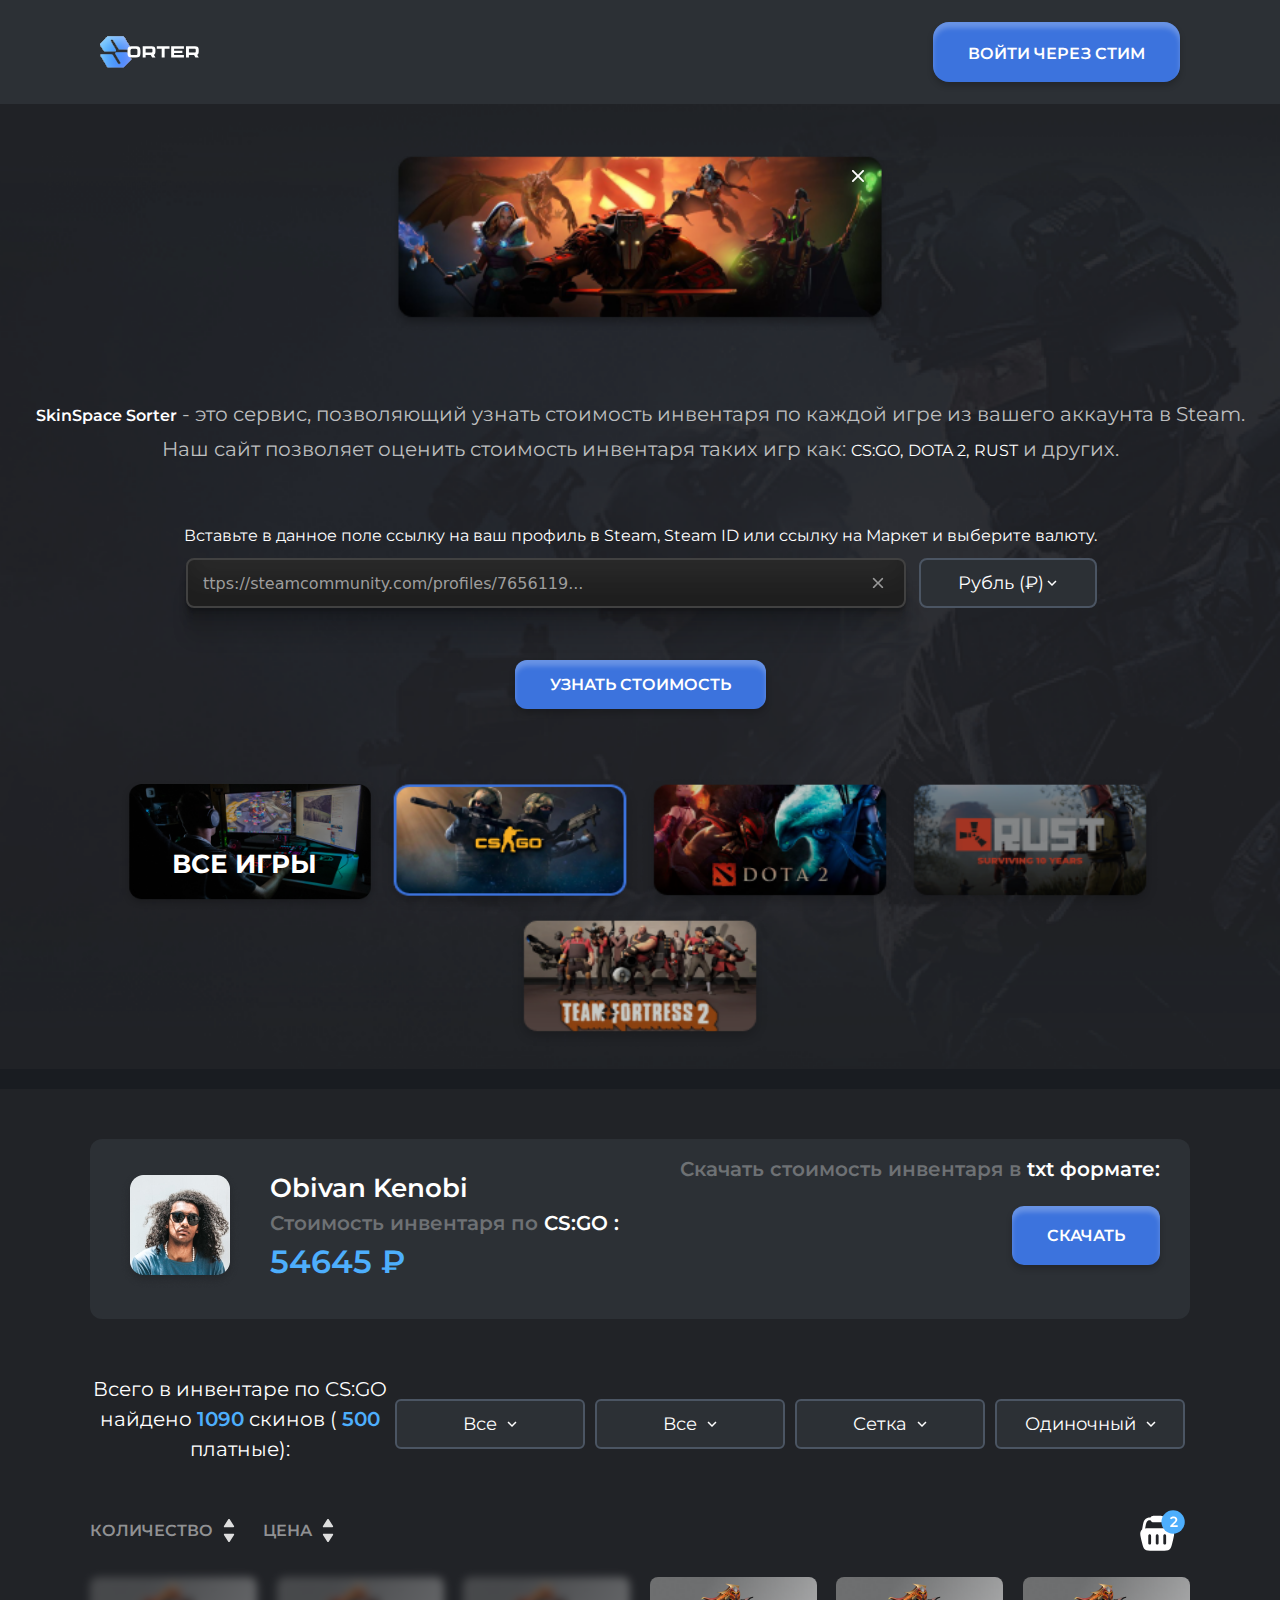
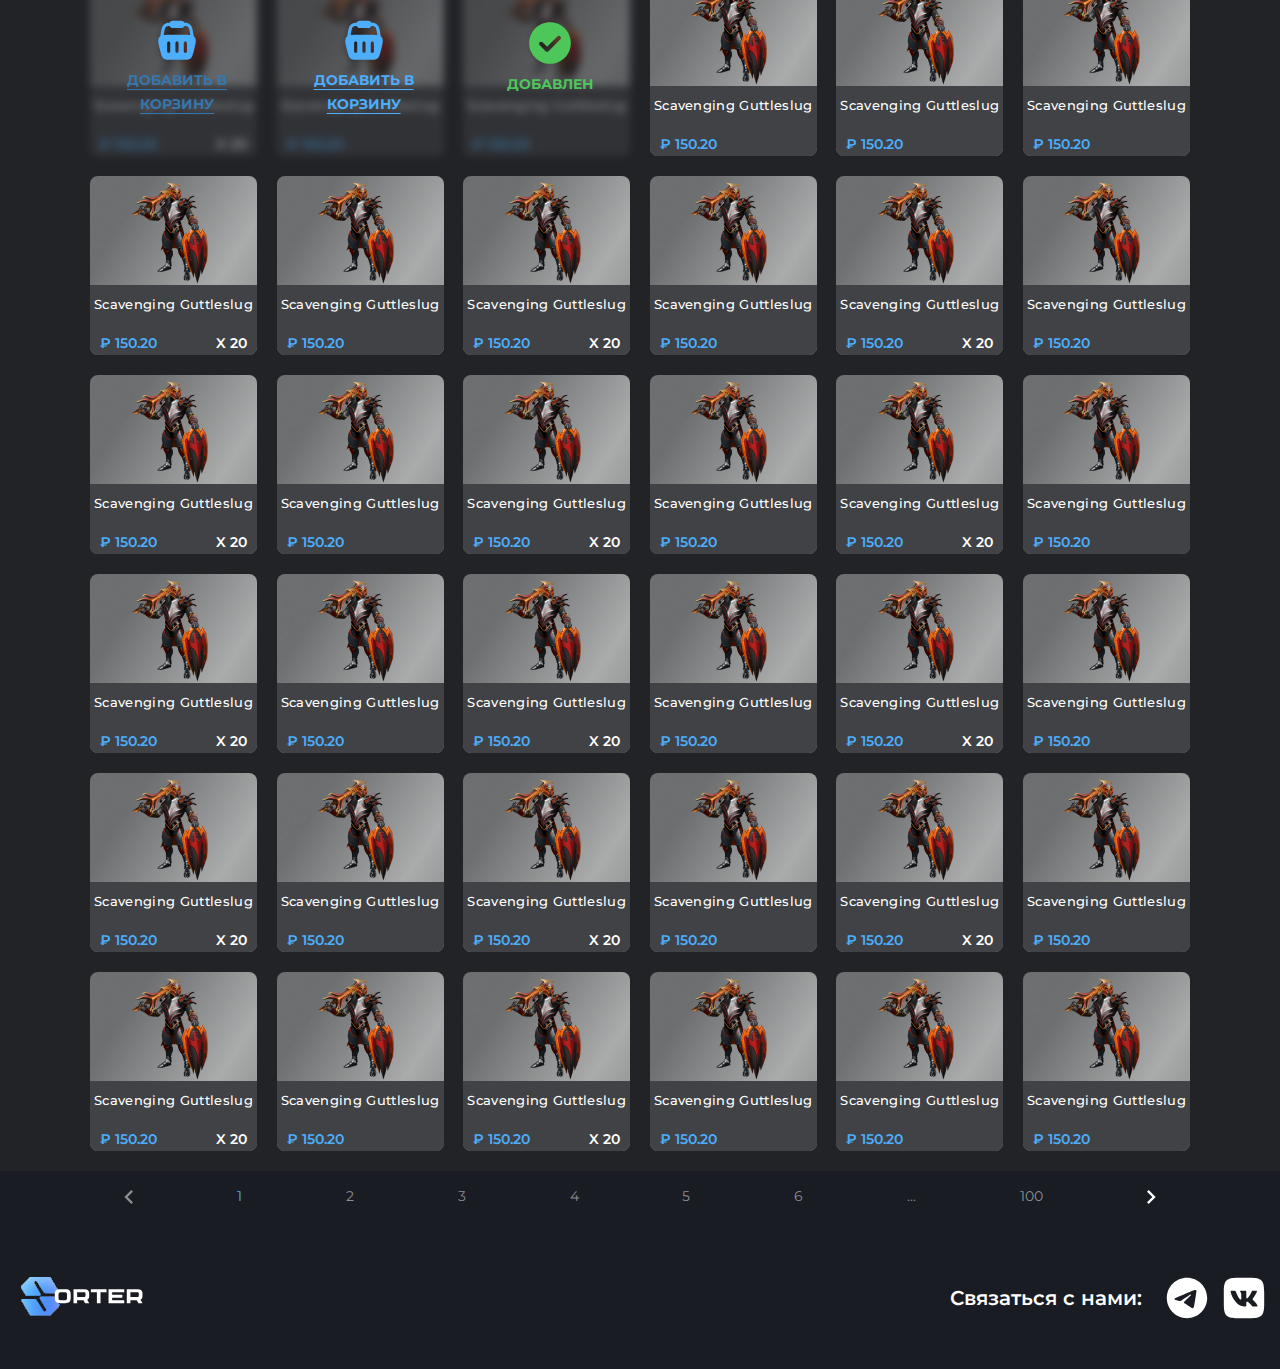
<file: sub_steamCalc1_site/index.html>
<!DOCTYPE html>
<html lang="en">

<head>
    <meta charset="UTF-8">
    <meta http-equiv="X-UA-Compatible" content="IE=edge">
    <meta name="viewport" content="width=device-width, initial-scale=1.0">
    <link href="output.css" rel="stylesheet">
    <link rel="stylesheet" href="css/style.css">
    <link rel="preconnect" href="https://fonts.googleapis.com">
    <link rel="preconnect" href="https://fonts.gstatic.com" crossorigin>
    <link rel="preconnect" href="https://fonts.googleapis.com">
    <link rel="preconnect" href="https://fonts.gstatic.com" crossorigin>
    <link href="https://fonts.googleapis.com/css2?family=Montserrat&display=swap" rel="stylesheet">
    <title>Document</title>
</head>

<body>

    <header>

        <nav>
            <div class="sub_nav">
                <svg class="svg_nav" width="100" height="35" viewBox="0 0 80 26" fill="none" xmlns="http://www.w3.org/2000/svg">
                    <g filter="url(#filter0_i_1_12)">
                        <path
                            d="M23.7916 10.6369H16.0322C15.5171 10.6369 15.0387 10.3696 14.7677 9.93051L10.6262 3.2202C10.4045 2.86092 10.013 2.64228 9.59156 2.64228H9.52603C9.00342 2.64228 8.57976 3.06694 8.57976 3.59079V3.69423C8.57976 3.89247 8.634 4.08691 8.73656 4.25641L12.7098 10.8225C13.0923 11.4546 12.6383 12.2629 11.9008 12.2629H3.98967C3.56604 12.2629 3.17292 12.042 2.95185 11.6798L0.119215 7.03852C-0.0730121 6.72355 -0.0293618 6.3183 0.225504 6.05172L5.69203 0.333978C5.896 0.120633 6.17802 0 6.47282 0H18.2915C18.7233 0 19.1228 0.229473 19.3412 0.602953L24.4914 9.41281C24.8082 9.9548 24.4183 10.6369 23.7916 10.6369Z"
                            fill="url(#paint0_linear_1_12)" />
                        <path
                            d="M1.2084 14.3631L8.96777 14.3631C9.48289 14.3631 9.96132 14.6304 10.2323 15.0695L14.3738 21.7798C14.5955 22.1391 14.987 22.3577 15.4084 22.3577H15.474C15.9966 22.3577 16.4202 21.9331 16.4202 21.4092V21.3058C16.4202 21.1075 16.366 20.9131 16.2634 20.7436L12.2902 14.1775C11.9077 13.5454 12.3617 12.7371 13.0992 12.7371L21.0103 12.7371C21.434 12.7371 21.8271 12.958 22.0482 13.3202L24.8808 17.9615C25.073 18.2764 25.0294 18.6817 24.7745 18.9483L19.308 24.666C19.104 24.8794 18.822 25 18.5272 25L6.70853 25C6.27668 25 5.87719 24.7705 5.65885 24.397L0.508611 15.5872C0.191765 15.0452 0.581696 14.3631 1.2084 14.3631Z"
                            fill="url(#paint1_linear_1_12)" />
                    </g>
                    <path
                        d="M29.1311 8H25.2197C22.7672 8 22 9.15714 22 11.6257V13.5029C22 16.0614 23.0816 16.9871 25.5341 16.9871H28.8041C31.2566 16.9871 32.3508 16.0614 32.3508 13.5029V11.6257C32.3508 9.15714 31.5836 8 29.1311 8ZM29.9361 13.6314C29.9361 14.7886 29.5713 15.0329 28.7538 15.0329H25.597C24.7795 15.0329 24.4148 14.7886 24.4148 13.6314V11.4971C24.4148 10.5457 24.7166 9.96714 25.5844 9.96714H28.7664C29.6342 9.96714 29.9361 10.5457 29.9361 11.4971V13.6314Z"
                        fill="white" />
                    <path
                        d="M44.2888 12.9371C44.3517 12.5514 44.3643 11.8829 44.3643 11.4586C44.3643 11.0214 44.3391 10.3143 44.2762 9.96714C43.9995 8.54 43.1192 8 41.371 8H34.1644V16.9871H36.5037V15.0329H40.5912L41.7105 17H44.3643L43.0814 14.7629C43.7983 14.4543 44.1505 13.8629 44.2888 12.9371ZM36.5037 9.96714H41.1571C41.5973 9.96714 41.9495 10.3271 41.9495 10.7771V12.14C41.9495 12.5771 41.5973 12.95 41.1571 12.95H36.5037V9.96714Z"
                        fill="white" />
                    <path d="M55.6348 8H45.4349V9.96714H49.3589V16.9871H51.7108V9.96714H55.6348V8Z" fill="white" />
                    <path
                        d="M67.1351 9.96714V8H56.9352V16.9871H67.1351V15.0329H59.2745V13.4771H65.9152V11.51H59.2745V9.96714H67.1351Z"
                        fill="white" />
                    <path
                        d="M78.9245 12.9371C78.9874 12.5514 79 11.8829 79 11.4586C79 11.0214 78.9748 10.3143 78.912 9.96714C78.6353 8.54 77.7549 8 76.0067 8H68.8001V16.9871H71.1394V15.0329H75.2269L76.3463 17H79L77.7172 14.7629C78.434 14.4543 78.7862 13.8629 78.9245 12.9371ZM71.1394 9.96714H75.7929C76.2331 9.96714 76.5852 10.3271 76.5852 10.7771V12.14C76.5852 12.5771 76.2331 12.95 75.7929 12.95H71.1394V9.96714Z"
                        fill="white" />
                    <defs>
                        <filter id="filter0_i_1_12" x="0" y="0" width="25" height="29" filterUnits="userSpaceOnUse"
                            color-interpolation-filters="sRGB">
                            <feFlood flood-opacity="0" result="BackgroundImageFix" />
                            <feBlend mode="normal" in="SourceGraphic" in2="BackgroundImageFix" result="shape" />
                            <feColorMatrix in="SourceAlpha" type="matrix"
                                values="0 0 0 0 0 0 0 0 0 0 0 0 0 0 0 0 0 0 127 0" result="hardAlpha" />
                            <feOffset dy="4" />
                            <feGaussianBlur stdDeviation="5" />
                            <feComposite in2="hardAlpha" operator="arithmetic" k2="-1" k3="1" />
                            <feColorMatrix type="matrix" values="0 0 0 0 1 0 0 0 0 1 0 0 0 0 1 0 0 0 0.5 0" />
                            <feBlend mode="normal" in2="shape" result="effect1_innerShadow_1_12" />
                        </filter>
                        <linearGradient id="paint0_linear_1_12" x1="22.0978" y1="21.4092" x2="1.00084" y2="14.8658"
                            gradientUnits="userSpaceOnUse">
                            <stop stop-color="#346EFA" />
                            <stop offset="1" stop-color="#39A9FC" />
                        </linearGradient>
                        <linearGradient id="paint1_linear_1_12" x1="22.0978" y1="21.4092" x2="1.00084" y2="14.8658"
                            gradientUnits="userSpaceOnUse">
                            <stop stop-color="#346EFA" />
                            <stop offset="1" stop-color="#39A9FC" />
                        </linearGradient>
                    </defs>
                </svg>
                <a href="#" class="open_steam_button" id="logo">Войти через стим</a>
            </div>
        </nav>

    </header>

    <main>

    <section class="for_bg-CS">

        <section>
            <div class="headband">
                <svg class="headband_svg" viewBox="0 0 14 14" fill="none" xmlns="http://www.w3.org/2000/svg">
                    <path d="M12.775 1.23413C12.6902 1.14915 12.5895 1.08173 12.4786 1.03573C12.3677 0.989731 12.2488 0.966054 12.1288 0.966054C12.0087 0.966054 11.8898 0.989731 11.7789 1.03573C11.668 1.08173 11.5673 1.14915 11.4825 1.23413L7 5.70746L2.5175 1.22496C2.43263 1.14009 2.33188 1.07277 2.221 1.02684C2.11011 0.980915 1.99127 0.957275 1.87125 0.957275C1.75123 0.957275 1.63238 0.980915 1.5215 1.02684C1.41062 1.07277 1.30987 1.14009 1.225 1.22496C1.14013 1.30983 1.07281 1.41058 1.02688 1.52146C0.980953 1.63235 0.957314 1.75119 0.957314 1.87121C0.957314 1.99123 0.980953 2.11008 1.02688 2.22096C1.07281 2.33184 1.14013 2.43259 1.225 2.51746L5.7075 6.99996L1.225 11.4825C1.14013 11.5673 1.07281 11.6681 1.02688 11.779C0.980953 11.8899 0.957314 12.0087 0.957314 12.1287C0.957314 12.2487 0.980953 12.3676 1.02688 12.4785C1.07281 12.5893 1.14013 12.6901 1.225 12.775C1.30987 12.8598 1.41062 12.9272 1.5215 12.9731C1.63238 13.019 1.75123 13.0426 1.87125 13.0426C1.99127 13.0426 2.11011 13.019 2.221 12.9731C2.33188 12.9272 2.43263 12.8598 2.5175 12.775L7 8.29246L11.4825 12.775C11.5674 12.8598 11.6681 12.9272 11.779 12.9731C11.8899 13.019 12.0087 13.0426 12.1288 13.0426C12.2488 13.0426 12.3676 13.019 12.4785 12.9731C12.5894 12.9272 12.6901 12.8598 12.775 12.775C12.8599 12.6901 12.9272 12.5893 12.9731 12.4785C13.019 12.3676 13.0427 12.2487 13.0427 12.1287C13.0427 12.0087 13.019 11.8899 12.9731 11.779C12.9272 11.6681 12.8599 11.5673 12.775 11.4825L8.2925 6.99996L12.775 2.51746C13.1233 2.16913 13.1233 1.58246 12.775 1.23413Z" fill="white"/>
                </svg>                
            </div>
        </section>

        <section>
            <div class="basic_text">
                <h2 class="basic_text_h2">
                    <span class="basic_text_span">SkinSpace Sorter</span> - это сервис, позволяющий узнать стоимость инвентаря по каждой игре
                    из вашего аккаунта в Steam.
                </h2>

                <div class="sub_basic_text">
                    <h2 class="sub_basic_text_h2">
                        Наш сайт позволяет оценить
                        стоимость инвентаря таких игр как:
                        <span class="sub_basic_text_span">CS:GO,</span> <span class="sub_basic_text_span">DOTA 2,</span> <span class="sub_basic_text_span">RUST</span> и других.
                    </h2>

                    <div class="subend_basic_text">
                        <h2 class="subend_basic_text_h2">
                            Вставьте в данное поле ссылку на ваш профиль
                            в Steam, Steam ID или ссылку на Маркет
                            и выберите валюту.
                        </h2>
                    </div>
                    <div class="desktop_link_currency">
                        <div class="input_link">
                            <div class="sub_input_link">
                                <input type="text" value="ttps://steamcommunity.com/profiles/7656119..." class="input_promo">
                                <svg class="sub_input_link_svg" width="12" height="12" viewBox="0 0 14 14" fill="none" xmlns="http://www.w3.org/2000/svg">
                                    <path d="M12.775 1.23413C12.6902 1.14915 12.5895 1.08173 12.4786 1.03573C12.3677 0.989731 12.2488 0.966054 12.1288 0.966054C12.0087 0.966054 11.8898 0.989731 11.7789 1.03573C11.668 1.08173 11.5673 1.14915 11.4825 1.23413L7 5.70746L2.5175 1.22496C2.43263 1.14009 2.33188 1.07277 2.221 1.02684C2.11011 0.980915 1.99127 0.957275 1.87125 0.957275C1.75123 0.957275 1.63238 0.980915 1.5215 1.02684C1.41062 1.07277 1.30987 1.14009 1.225 1.22496C1.14013 1.30983 1.07281 1.41058 1.02688 1.52146C0.980953 1.63235 0.957314 1.75119 0.957314 1.87121C0.957314 1.99123 0.980953 2.11008 1.02688 2.22096C1.07281 2.33184 1.14013 2.43259 1.225 2.51746L5.7075 6.99996L1.225 11.4825C1.14013 11.5673 1.07281 11.6681 1.02688 11.779C0.980953 11.8899 0.957314 12.0087 0.957314 12.1287C0.957314 12.2487 0.980953 12.3676 1.02688 12.4785C1.07281 12.5893 1.14013 12.6901 1.225 12.775C1.30987 12.8598 1.41062 12.9272 1.5215 12.9731C1.63238 13.019 1.75123 13.0426 1.87125 13.0426C1.99127 13.0426 2.11011 13.019 2.221 12.9731C2.33188 12.9272 2.43263 12.8598 2.5175 12.775L7 8.29246L11.4825 12.775C11.5674 12.8598 11.6681 12.9272 11.779 12.9731C11.8899 13.019 12.0087 13.0426 12.1288 13.0426C12.2488 13.0426 12.3676 13.019 12.4785 12.9731C12.5894 12.9272 12.6901 12.8598 12.775 12.775C12.8599 12.6901 12.9272 12.5893 12.9731 12.4785C13.019 12.3676 13.0427 12.2487 13.0427 12.1287C13.0427 12.0087 13.019 11.8899 12.9731 11.779C12.9272 11.6681 12.8599 11.5673 12.775 11.4825L8.2925 6.99996L12.775 2.51746C13.1233 2.16913 13.1233 1.58246 12.775 1.23413Z" fill="#989898"/>
                                </svg>
                            </div>
                        </div>
    
                        <div class="currency">
                            <span class="currency_span">Рубль (₽)</span>
                            <svg class="currency_svg" width="10" height="10" viewBox="0 0 10 6" fill="none" xmlns="http://www.w3.org/2000/svg">
                                <path d="M1.5575 0.442505L5 3.8775L8.4425 0.442505L9.5 1.5L5 6L0.5 1.5L1.5575 0.442505Z" fill="white"/>
                            </svg>                        
                        </div>
                    </div>

                    <div class="price">
                        <a href="#" id="logo"
                            class="price_button">
                            Узнать стоимость
                        </a>
                    </div>

                </div>

            </div>


        </section>

        <section>
            <div class="game_block">
                <div class="sub_game_block">
                    <div class="sub_game_block-allGames">
                        <img src="img/Rectangle_189_desktop.png" class="all_games_1" alt="">
                        <img src="img/Rectangle_189.png" class="all_games_2" alt="">
                        <span class="sub_game_block-allGames_span">Все игры</span>
                    </div>
                    <div class="cs">
                        <img src="img/Rectangle_186.png" class="CS" alt="CS">
                    </div>
                </div>
                <div class="sub_game_block-Dota">
                    <div class="Dota">
                        <img src="img/Rectangle_187.png" class="CS" alt="Dota">
                    </div>
                    <div class="Rust">
                        <img src="img/Rectangle_188.png" class="CS" alt="Rust">
                    </div>
                </div>
                <div class="TF">
                    <img src="img/Rectangle_190.png" class="CS" alt="TF">
                </div>
            </div>
        </section>

        <div class="add_block"></div>

    </section>

    <section>
        <div class="obivan_kenobi">

            <div class="sub_obivan_kenobi">
                <img src="img/RectangleMan.png" class="sub_obivan_kenobi_img" alt="Man">
                <div class="sub_obivan_kenobi_card">
                    <h2 class="sub_obivan_kenobi_card_h2">Obivan Kenobi</h2>
                    <span class="sub_obivan_kenobi_card_span">Стоимость инвентаря по <span class="text-white font-semibold">CS:GO :</span></span><br>
                    <span class="sub_obivan_kenobi_card_span_price">54645 ₽ </span>
                </div>
            </div>

            <div class="sub_obivan_kenobi_price">
                <span class="sub_obivan_kenobi_price_span">Скачать стоимость инвентаря в <span class="text-white">txt формате:</span></span>
                <div class="dowload">
                    <a href="#" id="logo"
                        class="dowload_button">
                        Скачать
                    </a>
                </div>
            </div>

        </div>
    </section>

    <section>
        <div class="filter">

            <div class="subend_filter_basket">
                <span class="subend_filter_basket_span_1">Всего в инвентаре по CS:GO найдено <span class="subend_filter_basket_span_2">1090</span> скинов ( <span class="subend_filter_basket_span_2">500</span> платные):</span>
            </div>

            <div class="desktop_filter">
                <div class="sub_filter">
                    <div class="sub_filter_card">
                        <span class="sub_filter_card_span">Все</span>
                        <svg class="sub_filter_card_svg" width="10" height="10" viewBox="0 0 10 6" fill="none" xmlns="http://www.w3.org/2000/svg">
                            <path d="M1.5575 0.442505L5 3.8775L8.4425 0.442505L9.5 1.5L5 6L0.5 1.5L1.5575 0.442505Z" fill="white"/>
                        </svg>                        
                    </div>
                    <div class="sub_filter_card">
                        <span class="sub_filter_card_span">Все</span>
                        <svg class="sub_filter_card_svg" width="10" height="10" viewBox="0 0 10 6" fill="none" xmlns="http://www.w3.org/2000/svg">
                            <path d="M1.5575 0.442505L5 3.8775L8.4425 0.442505L9.5 1.5L5 6L0.5 1.5L1.5575 0.442505Z" fill="white"/>
                        </svg>                        
                    </div>
                </div>
    
                <div class="sub_filter">
                    <div class="sub_filter_card">
                        <span class="sub_filter_card_span">Сетка</span>
                        <svg class="sub_filter_card_svg" width="10" height="10" viewBox="0 0 10 6" fill="none" xmlns="http://www.w3.org/2000/svg">
                            <path d="M1.5575 0.442505L5 3.8775L8.4425 0.442505L9.5 1.5L5 6L0.5 1.5L1.5575 0.442505Z" fill="white"/>
                        </svg>                        
                    </div>
                    <div class="sub_filter_card">
                        <span class="sub_filter_card_span">Одиночный</span>
                        <svg class="sub_filter_card_svg" width="10" height="10" viewBox="0 0 10 6" fill="none" xmlns="http://www.w3.org/2000/svg">
                            <path d="M1.5575 0.442505L5 3.8775L8.4425 0.442505L9.5 1.5L5 6L0.5 1.5L1.5575 0.442505Z" fill="white"/>
                        </svg>                        
                    </div>
                </div>
            </div>
            </div>

    </section>

    <section>
        <div class="filter_basket">
            <div class="deskop_filter_basket">
                <div class="sub_filter_basket">
                    <span class="sub_filter_basket_span_1">Количество</span>
                    <div class="svg_filter_basket_2">
                        <svg class="sub_filter_basket_svg_1" width="12" height="10" viewBox="0 0 12 10" fill="none" xmlns="http://www.w3.org/2000/svg">
                            <path d="M1.68334 9.33331L10.3167 9.33331C10.975 9.33331 11.375 8.60831 11.0167 8.04998L6.70001 1.26664C6.62485 1.14789 6.52088 1.05006 6.39776 0.982279C6.27465 0.914494 6.13639 0.87895 5.99584 0.87895C5.8553 0.87895 5.71704 0.914494 5.59392 0.982279C5.47081 1.05006 5.36683 1.14789 5.29168 1.26664L0.983343 8.04998C0.902046 8.17567 0.856182 8.32098 0.850587 8.47056C0.844993 8.62015 0.879876 8.76848 0.951556 8.89989C1.02324 9.03131 1.12906 9.14094 1.25785 9.21722C1.38665 9.2935 1.53365 9.33361 1.68334 9.33331Z" fill="white" fill-opacity="0.85"/>
                        </svg>
                        <svg class="sub_filter_basket_svg_2" width="12" height="10" viewBox="0 0 12 10" fill="none" xmlns="http://www.w3.org/2000/svg">
                            <path d="M10.3167 0.666689L1.68332 0.666688C1.02499 0.666688 0.62499 1.39169 0.983324 1.95002L5.29999 8.73336C5.37515 8.85211 5.47912 8.94994 5.60224 9.01772C5.72535 9.08551 5.86361 9.12105 6.00416 9.12105C6.1447 9.12105 6.28296 9.08551 6.40608 9.01772C6.52919 8.94994 6.63317 8.85211 6.70832 8.73336L11.0167 1.95002C11.098 1.82433 11.1438 1.67902 11.1494 1.52944C11.155 1.37985 11.1201 1.23152 11.0484 1.10011C10.9768 0.968694 10.8709 0.859062 10.7421 0.782779C10.6133 0.706495 10.4663 0.666388 10.3167 0.666689Z" fill="white" fill-opacity="0.85"/>
                        </svg>                          
                    </div>
                </div>

                <div class="sub_filter_basket">
                    <span class="sub_filter_basket_span_2">Цена</span>
                    <div class="svg_filter_basket_1">
                        <svg class="sub_filter_basket_svg_1" width="12" height="10" viewBox="0 0 12 10" fill="none" xmlns="http://www.w3.org/2000/svg">
                            <path d="M1.68334 9.33331L10.3167 9.33331C10.975 9.33331 11.375 8.60831 11.0167 8.04998L6.70001 1.26664C6.62485 1.14789 6.52088 1.05006 6.39776 0.982279C6.27465 0.914494 6.13639 0.87895 5.99584 0.87895C5.8553 0.87895 5.71704 0.914494 5.59392 0.982279C5.47081 1.05006 5.36683 1.14789 5.29168 1.26664L0.983343 8.04998C0.902046 8.17567 0.856182 8.32098 0.850587 8.47056C0.844993 8.62015 0.879876 8.76848 0.951556 8.89989C1.02324 9.03131 1.12906 9.14094 1.25785 9.21722C1.38665 9.2935 1.53365 9.33361 1.68334 9.33331Z" fill="white" fill-opacity="0.85"/>
                        </svg>
                        <svg class="sub_filter_basket_svg_2" width="12" height="10" viewBox="0 0 12 10" fill="none" xmlns="http://www.w3.org/2000/svg">
                            <path d="M10.3167 0.666689L1.68332 0.666688C1.02499 0.666688 0.62499 1.39169 0.983324 1.95002L5.29999 8.73336C5.37515 8.85211 5.47912 8.94994 5.60224 9.01772C5.72535 9.08551 5.86361 9.12105 6.00416 9.12105C6.1447 9.12105 6.28296 9.08551 6.40608 9.01772C6.52919 8.94994 6.63317 8.85211 6.70832 8.73336L11.0167 1.95002C11.098 1.82433 11.1438 1.67902 11.1494 1.52944C11.155 1.37985 11.1201 1.23152 11.0484 1.10011C10.9768 0.968694 10.8709 0.859062 10.7421 0.782779C10.6133 0.706495 10.4663 0.666388 10.3167 0.666689Z" fill="white" fill-opacity="0.85"/>
                        </svg>                          
                    </div>
                </div>
            </div>
            <div class="sub_filter_basket">
                <div class="">
                    <svg width="55" height="53" viewBox="0 0 44 44" fill="none" xmlns="http://www.w3.org/2000/svg">
                        <path fill-rule="evenodd" clip-rule="evenodd" d="M14.479 9.67999C13.962 9.67974 13.4555 9.82516 13.0185 10.0993C12.5815 10.3735 12.2319 10.7652 12.0103 11.2288C10.9429 11.2381 10.1127 11.2861 9.36991 11.5742C8.48319 11.9184 7.71202 12.5035 7.14463 13.2624C6.57193 14.0259 6.30196 15.0079 5.93368 16.3569L5.86034 16.6202L5.0598 21.2108C4.77111 21.4091 4.51987 21.6445 4.3014 21.9217C2.89539 23.7075 3.56484 26.3668 4.90375 31.6807C5.75423 35.0617 6.18024 36.7515 7.45049 37.7365C8.72074 38.72 10.4763 38.72 13.9874 38.72H21.2126C24.7237 38.72 26.4793 38.72 27.7495 37.7365C29.0198 36.7515 29.4442 35.0617 30.2962 31.6807C31.6352 26.3652 32.3046 23.709 30.8986 21.9217C30.6837 21.6469 30.4273 21.4066 30.1386 21.2093L29.3381 16.6217L29.2663 16.3584C28.8965 15.0079 28.6265 14.0259 28.0554 13.2608C27.4878 12.5025 26.7166 11.918 25.8301 11.5742C25.0873 11.2861 24.2555 11.2381 23.1897 11.2303C22.9684 10.7664 22.6188 10.3744 22.1818 10.1C21.7448 9.82553 21.2382 9.67988 20.721 9.67999H14.479ZM27.6153 20.3605L27.0504 17.1266C26.6088 15.5159 26.448 15.0094 26.1765 14.647C25.871 14.2383 25.4556 13.9232 24.9781 13.7378C24.6347 13.6047 24.2196 13.5659 23.1866 13.5551C22.9648 14.0177 22.6155 14.4084 22.1791 14.6819C21.7427 14.9555 21.2371 15.1007 20.721 15.1008H14.479C13.9628 15.1007 13.4573 14.9555 13.0209 14.6819C12.5845 14.4084 12.2352 14.0177 12.0134 13.5551C10.9788 13.5659 10.5653 13.6047 10.2219 13.7378C9.74438 13.9232 9.32904 14.2383 9.02348 14.647C8.75195 15.0094 8.59122 15.5143 8.1496 17.1251L7.58469 20.3605C9.14208 20.1344 11.2175 20.1344 13.9874 20.1344H21.2126C23.9824 20.1344 26.0579 20.1344 27.6153 20.3605ZM11.358 25.168C11.6684 25.168 11.9661 25.2904 12.1856 25.5082C12.4051 25.7261 12.5284 26.0215 12.5284 26.3296V32.5248C12.5284 32.8329 12.4051 33.1283 12.1856 33.3462C11.9661 33.564 11.6684 33.6864 11.358 33.6864C11.0476 33.6864 10.7499 33.564 10.5304 33.3462C10.3109 33.1283 10.1876 32.8329 10.1876 32.5248V26.3296C10.1876 26.0215 10.3109 25.7261 10.5304 25.5082C10.7499 25.2904 11.0476 25.168 11.358 25.168ZM25.0124 26.3296C25.0124 26.0215 24.8891 25.7261 24.6696 25.5082C24.4501 25.2904 24.1524 25.168 23.842 25.168C23.5316 25.168 23.2339 25.2904 23.0144 25.5082C22.7949 25.7261 22.6716 26.0215 22.6716 26.3296V32.5248C22.6716 32.8329 22.7949 33.1283 23.0144 33.3462C23.2339 33.564 23.5316 33.6864 23.842 33.6864C24.1524 33.6864 24.4501 33.564 24.6696 33.3462C24.8891 33.1283 25.0124 32.8329 25.0124 32.5248V26.3296ZM17.6 25.168C17.9104 25.168 18.2081 25.2904 18.4276 25.5082C18.6471 25.7261 18.7704 26.0215 18.7704 26.3296V32.5248C18.7704 32.8329 18.6471 33.1283 18.4276 33.3462C18.2081 33.564 17.9104 33.6864 17.6 33.6864C17.2896 33.6864 16.9919 33.564 16.7724 33.3462C16.5529 33.1283 16.4296 32.8329 16.4296 32.5248V26.3296C16.4296 26.0215 16.5529 25.7261 16.7724 25.5082C16.9919 25.2904 17.2896 25.168 17.6 25.168Z" fill="white"/>
                        <circle cx="30.8" cy="14.96" r="9.68" fill="#4DAEFC"/>
                        <path d="M34.6198 17.68V19H28.4278V17.956L31.7638 14.788C32.1398 14.428 32.3918 14.116 32.5198 13.852C32.6558 13.58 32.7238 13.312 32.7238 13.048C32.7238 12.656 32.5918 12.356 32.3278 12.148C32.0638 11.94 31.6758 11.836 31.1638 11.836C30.3078 11.836 29.6518 12.128 29.1958 12.712L28.1038 11.872C28.4318 11.432 28.8718 11.092 29.4238 10.852C29.9838 10.604 30.6078 10.48 31.2958 10.48C32.2078 10.48 32.9358 10.696 33.4798 11.128C34.0238 11.56 34.2958 12.148 34.2958 12.892C34.2958 13.348 34.1998 13.776 34.0078 14.176C33.8158 14.576 33.4478 15.032 32.9038 15.544L30.6598 17.68H34.6198Z" fill="white"/>
                    </svg>                                             
                </div>
            </div>
        </div>

    </section>

    <section>
        <div class="card">
                <div class="sub_card">
                    <div class="solo_card_2_desktop">
                        <div class="solo_card_2">
                            <img src="img/pngwing_5.png" class="solo_card_img" alt="DK">
                            <div class="solo_card_content">
                                <span class="solo_card_content_span">Scavenging Guttleslug</span>
                                <div class="sub_solo_card_content">
                                    <span class="sub_solo_card_content_span_1">₽ 150.20</span>
                                    <span class="sub_solo_card_content_span_2">X 20</span>
                                </div>
                            </div>
                        </div>
                        <div class="solo_card_2_added">
                            <svg class="solo_card_2_added_svg" width="38" height="40" viewBox="0 0 38 40" fill="none" xmlns="http://www.w3.org/2000/svg">
                                <path fill-rule="evenodd" clip-rule="evenodd" d="M14.8333 0.6875C14.1431 0.687161 13.467 0.882763 12.8835 1.25156C12.3001 1.62036 11.8333 2.14721 11.5375 2.77083C10.1125 2.78333 9.00417 2.84792 8.0125 3.23542C6.82869 3.69848 5.79915 4.48544 5.04167 5.50625C4.27708 6.53333 3.91667 7.85417 3.425 9.66875L3.32708 10.0229L2.25833 16.1979C1.87292 16.4646 1.5375 16.7812 1.24583 17.1542C-0.631251 19.5562 0.2625 23.1333 2.05 30.2812C3.18542 34.8292 3.75417 37.1021 5.45 38.4271C7.14583 39.75 9.48958 39.75 14.1771 39.75H23.8229C28.5104 39.75 30.8542 39.75 32.55 38.4271C34.2458 37.1021 34.8125 34.8292 35.95 30.2812C37.7375 23.1312 38.6312 19.5583 36.7542 17.1542C36.4672 16.7845 36.125 16.4613 35.7396 16.1958L34.6708 10.025L34.575 9.67083C34.0812 7.85417 33.7208 6.53333 32.9583 5.50417C32.2006 4.48413 31.171 3.69791 29.9875 3.23542C28.9958 2.84792 27.8854 2.78333 26.4625 2.77292C26.167 2.1489 25.7003 1.62163 25.1169 1.25244C24.5334 0.88326 23.8571 0.687348 23.1667 0.6875H14.8333ZM32.3708 15.0542L31.6167 10.7042C31.0271 8.5375 30.8125 7.85625 30.45 7.36875C30.0421 6.81898 29.4876 6.39517 28.85 6.14583C28.3917 5.96667 27.8375 5.91458 26.4583 5.9C26.1622 6.52221 25.6959 7.04776 25.1133 7.41575C24.5307 7.78374 23.8557 7.97909 23.1667 7.97917H14.8333C14.1443 7.97909 13.4693 7.78374 12.8867 7.41575C12.3041 7.04776 11.8378 6.52221 11.5417 5.9C10.1604 5.91458 9.60833 5.96667 9.15 6.14583C8.51243 6.39517 7.95794 6.81898 7.55 7.36875C7.1875 7.85625 6.97292 8.53542 6.38333 10.7021L5.62917 15.0542C7.70833 14.75 10.4792 14.75 14.1771 14.75H23.8229C27.5208 14.75 30.2917 14.75 32.3708 15.0542ZM10.6667 21.5208C11.0811 21.5208 11.4785 21.6855 11.7715 21.9785C12.0645 22.2715 12.2292 22.6689 12.2292 23.0833V31.4167C12.2292 31.8311 12.0645 32.2285 11.7715 32.5215C11.4785 32.8145 11.0811 32.9792 10.6667 32.9792C10.2523 32.9792 9.85484 32.8145 9.56181 32.5215C9.26879 32.2285 9.10417 31.8311 9.10417 31.4167V23.0833C9.10417 22.6689 9.26879 22.2715 9.56181 21.9785C9.85484 21.6855 10.2523 21.5208 10.6667 21.5208ZM28.8958 23.0833C28.8958 22.6689 28.7312 22.2715 28.4382 21.9785C28.1452 21.6855 27.7477 21.5208 27.3333 21.5208C26.9189 21.5208 26.5215 21.6855 26.2285 21.9785C25.9355 22.2715 25.7708 22.6689 25.7708 23.0833V31.4167C25.7708 31.8311 25.9355 32.2285 26.2285 32.5215C26.5215 32.8145 26.9189 32.9792 27.3333 32.9792C27.7477 32.9792 28.1452 32.8145 28.4382 32.5215C28.7312 32.2285 28.8958 31.8311 28.8958 31.4167V23.0833ZM19 21.5208C19.4144 21.5208 19.8118 21.6855 20.1049 21.9785C20.3979 22.2715 20.5625 22.6689 20.5625 23.0833V31.4167C20.5625 31.8311 20.3979 32.2285 20.1049 32.5215C19.8118 32.8145 19.4144 32.9792 19 32.9792C18.5856 32.9792 18.1882 32.8145 17.8951 32.5215C17.6021 32.2285 17.4375 31.8311 17.4375 31.4167V23.0833C17.4375 22.6689 17.6021 22.2715 17.8951 21.9785C18.1882 21.6855 18.5856 21.5208 19 21.5208Z" fill="#4DAEFC"/>
                            </svg>
                            <span class="solo_card_2_added_span_desktop">Добавить в корзину</span>                            
                        </div>
                    </div>
                    <div class="solo_card_2_desktop">
                        <div class="solo_card_2">
                            <img src="img/pngwing_5.png" class="solo_card_img" alt="DK">
                            <div class="solo_card_content">
                                <span class="solo_card_content_span">Scavenging Guttleslug</span>
                                <div class="sub_solo_card_content">
                                    <span class="sub_solo_card_content_span_1">₽ 150.20</span>
                                </div>
                            </div>
                        </div>
                        <div class="solo_card_2_added">
                            <svg class="solo_card_2_added_svg" viewBox="0 0 38 40" fill="none" xmlns="http://www.w3.org/2000/svg">
                                <path fill-rule="evenodd" clip-rule="evenodd" d="M14.8333 0.6875C14.1431 0.687161 13.467 0.882763 12.8835 1.25156C12.3001 1.62036 11.8333 2.14721 11.5375 2.77083C10.1125 2.78333 9.00417 2.84792 8.0125 3.23542C6.82869 3.69848 5.79915 4.48544 5.04167 5.50625C4.27708 6.53333 3.91667 7.85417 3.425 9.66875L3.32708 10.0229L2.25833 16.1979C1.87292 16.4646 1.5375 16.7812 1.24583 17.1542C-0.631251 19.5562 0.2625 23.1333 2.05 30.2812C3.18542 34.8292 3.75417 37.1021 5.45 38.4271C7.14583 39.75 9.48958 39.75 14.1771 39.75H23.8229C28.5104 39.75 30.8542 39.75 32.55 38.4271C34.2458 37.1021 34.8125 34.8292 35.95 30.2812C37.7375 23.1312 38.6312 19.5583 36.7542 17.1542C36.4672 16.7845 36.125 16.4613 35.7396 16.1958L34.6708 10.025L34.575 9.67083C34.0812 7.85417 33.7208 6.53333 32.9583 5.50417C32.2006 4.48413 31.171 3.69791 29.9875 3.23542C28.9958 2.84792 27.8854 2.78333 26.4625 2.77292C26.167 2.1489 25.7003 1.62163 25.1169 1.25244C24.5334 0.88326 23.8571 0.687348 23.1667 0.6875H14.8333ZM32.3708 15.0542L31.6167 10.7042C31.0271 8.5375 30.8125 7.85625 30.45 7.36875C30.0421 6.81898 29.4876 6.39517 28.85 6.14583C28.3917 5.96667 27.8375 5.91458 26.4583 5.9C26.1622 6.52221 25.6959 7.04776 25.1133 7.41575C24.5307 7.78374 23.8557 7.97909 23.1667 7.97917H14.8333C14.1443 7.97909 13.4693 7.78374 12.8867 7.41575C12.3041 7.04776 11.8378 6.52221 11.5417 5.9C10.1604 5.91458 9.60833 5.96667 9.15 6.14583C8.51243 6.39517 7.95794 6.81898 7.55 7.36875C7.1875 7.85625 6.97292 8.53542 6.38333 10.7021L5.62917 15.0542C7.70833 14.75 10.4792 14.75 14.1771 14.75H23.8229C27.5208 14.75 30.2917 14.75 32.3708 15.0542ZM10.6667 21.5208C11.0811 21.5208 11.4785 21.6855 11.7715 21.9785C12.0645 22.2715 12.2292 22.6689 12.2292 23.0833V31.4167C12.2292 31.8311 12.0645 32.2285 11.7715 32.5215C11.4785 32.8145 11.0811 32.9792 10.6667 32.9792C10.2523 32.9792 9.85484 32.8145 9.56181 32.5215C9.26879 32.2285 9.10417 31.8311 9.10417 31.4167V23.0833C9.10417 22.6689 9.26879 22.2715 9.56181 21.9785C9.85484 21.6855 10.2523 21.5208 10.6667 21.5208ZM28.8958 23.0833C28.8958 22.6689 28.7312 22.2715 28.4382 21.9785C28.1452 21.6855 27.7477 21.5208 27.3333 21.5208C26.9189 21.5208 26.5215 21.6855 26.2285 21.9785C25.9355 22.2715 25.7708 22.6689 25.7708 23.0833V31.4167C25.7708 31.8311 25.9355 32.2285 26.2285 32.5215C26.5215 32.8145 26.9189 32.9792 27.3333 32.9792C27.7477 32.9792 28.1452 32.8145 28.4382 32.5215C28.7312 32.2285 28.8958 31.8311 28.8958 31.4167V23.0833ZM19 21.5208C19.4144 21.5208 19.8118 21.6855 20.1049 21.9785C20.3979 22.2715 20.5625 22.6689 20.5625 23.0833V31.4167C20.5625 31.8311 20.3979 32.2285 20.1049 32.5215C19.8118 32.8145 19.4144 32.9792 19 32.9792C18.5856 32.9792 18.1882 32.8145 17.8951 32.5215C17.6021 32.2285 17.4375 31.8311 17.4375 31.4167V23.0833C17.4375 22.6689 17.6021 22.2715 17.8951 21.9785C18.1882 21.6855 18.5856 21.5208 19 21.5208Z" fill="#4DAEFC"/>
                            </svg>
                            <span class="solo_card_2_added_span">Добавить в корзину</span>                            
                        </div>
                    </div>
                    <div class="solo_card_2_desktop">
                        <div class="solo_card_2">
                            <img src="img/pngwing_5.png" class="solo_card_img" alt="DK">
                            <div class="solo_card_content">
                                <span class="solo_card_content_span">Scavenging Guttleslug</span>
                                <div class="sub_solo_card_content">
                                    <span class="sub_solo_card_content_span_1">₽ 150.20</span>
                                </div>
                            </div>
                        </div>
                        <div class="solo_card_2Line_add">
                            <svg class="solo_card_2Line_add_svg" viewBox="0 0 42 42" fill="none" xmlns="http://www.w3.org/2000/svg">
                                <path d="M18.0833 24.75L13.5521 20.2187C13.1701 19.8368 12.7014 19.6458 12.1458 19.6458C11.5903 19.6458 11.1042 19.8542 10.6875 20.2708C10.3056 20.6528 10.1146 21.1389 10.1146 21.7292C10.1146 22.3194 10.3056 22.8055 10.6875 23.1875L16.625 29.125C17.0069 29.5069 17.4931 29.6979 18.0833 29.6979C18.6736 29.6979 19.1597 29.5069 19.5417 29.125L31.3646 17.3021C31.7465 16.9201 31.9375 16.4514 31.9375 15.8958C31.9375 15.3403 31.7292 14.8542 31.3125 14.4375C30.9306 14.0555 30.4444 13.8646 29.8542 13.8646C29.2639 13.8646 28.7778 14.0555 28.3958 14.4375L18.0833 24.75ZM21 41.8333C18.1181 41.8333 15.4097 41.2861 12.875 40.1917C10.3403 39.0986 8.13542 37.6146 6.26042 35.7396C4.38542 33.8646 2.90139 31.6597 1.80833 29.125C0.71389 26.5903 0.166668 23.8819 0.166668 21C0.166668 18.118 0.71389 15.4097 1.80833 12.875C2.90139 10.3403 4.38542 8.13541 6.26042 6.26041C8.13542 4.38541 10.3403 2.90068 12.875 1.80624C15.4097 0.713184 18.1181 0.166656 21 0.166656C23.8819 0.166656 26.5903 0.713184 29.125 1.80624C31.6597 2.90068 33.8646 4.38541 35.7396 6.26041C37.6146 8.13541 39.0986 10.3403 40.1917 12.875C41.2861 15.4097 41.8333 18.118 41.8333 21C41.8333 23.8819 41.2861 26.5903 40.1917 29.125C39.0986 31.6597 37.6146 33.8646 35.7396 35.7396C33.8646 37.6146 31.6597 39.0986 29.125 40.1917C26.5903 41.2861 23.8819 41.8333 21 41.8333Z" fill="#4EC75A"/>
                            </svg>
                            <span class="solo_card_2Line_add_span">Добавлен</span>                            
                        </div>
                    </div>
                    <div class="solo_card_2Line">
                        <img src="img/pngwing_5.png" class="solo_card_img" alt="DK">
                        <div class="solo_card_content">
                            <span class="solo_card_content_span">Scavenging Guttleslug</span>
                            <div class="sub_solo_card_content">
                                <span class="sub_solo_card_content_span_1">₽ 150.20</span>
                            </div>
                        </div>
                    </div>
                    <div class="solo_card_2Line">
                        <img src="img/pngwing_5.png" class="solo_card_img" alt="DK">
                        <div class="solo_card_content">
                            <span class="solo_card_content_span">Scavenging Guttleslug</span>
                            <div class="sub_solo_card_content">
                                <span class="sub_solo_card_content_span_1">₽ 150.20</span>
                            </div>
                        </div>
                    </div>
                    <div class="solo_card_2Line">
                        <img src="img/pngwing_5.png" class="solo_card_img" alt="DK">
                        <div class="solo_card_content">
                            <span class="solo_card_content_span">Scavenging Guttleslug</span>
                            <div class="sub_solo_card_content">
                                <span class="sub_solo_card_content_span_1">₽ 150.20</span>
                            </div>
                        </div>
                    </div>
                    <div class="solo_card_2Line">
                        <img src="img/pngwing_5.png" class="solo_card_img" alt="DK">
                        <div class="solo_card_content">
                            <span class="solo_card_content_span">Scavenging Guttleslug</span>
                            <div class="sub_solo_card_content">
                                <span class="sub_solo_card_content_span_1">₽ 150.20</span>
                                <span class="sub_solo_card_content_span_2">X 20</span>
                            </div>
                        </div>
                    </div>
                    <div class="solo_card_2Line">
                        <img src="img/pngwing_5.png" class="solo_card_img" alt="DK">
                        <div class="solo_card_content">
                            <span class="solo_card_content_span">Scavenging Guttleslug</span>
                            <div class="sub_solo_card_content">
                                <span class="sub_solo_card_content_span_1">₽ 150.20</span>
                            </div>
                        </div>
                    </div>
                    <div class="solo_card_2Line">
                        <img src="img/pngwing_5.png" class="solo_card_img" alt="DK">
                        <div class="solo_card_content">
                            <span class="solo_card_content_span">Scavenging Guttleslug</span>
                            <div class="sub_solo_card_content">
                                <span class="sub_solo_card_content_span_1">₽ 150.20</span>
                                <span class="sub_solo_card_content_span_2">X 20</span>
                            </div>
                        </div>
                    </div>
                    <div class="solo_card_2Line">
                        <img src="img/pngwing_5.png" class="solo_card_img" alt="DK">
                        <div class="solo_card_content">
                            <span class="solo_card_content_span">Scavenging Guttleslug</span>
                            <div class="sub_solo_card_content">
                                <span class="sub_solo_card_content_span_1">₽ 150.20</span>
                            </div>
                        </div>
                    </div>
                    <div class="solo_card_2Line">
                        <img src="img/pngwing_5.png" class="solo_card_img" alt="DK">
                        <div class="solo_card_content">
                            <span class="solo_card_content_span">Scavenging Guttleslug</span>
                            <div class="sub_solo_card_content">
                                <span class="sub_solo_card_content_span_1">₽ 150.20</span>
                                <span class="sub_solo_card_content_span_2">X 20</span>
                            </div>
                        </div>
                    </div>
                    <div class="solo_card_2Line">
                        <img src="img/pngwing_5.png" class="solo_card_img" alt="DK">
                        <div class="solo_card_content">
                            <span class="solo_card_content_span">Scavenging Guttleslug</span>
                            <div class="sub_solo_card_content">
                                <span class="sub_solo_card_content_span_1">₽ 150.20</span>
                            </div>
                        </div>
                    </div>
                    <div class="solo_card_2Line">
                        <img src="img/pngwing_5.png" class="solo_card_img" alt="DK">
                        <div class="solo_card_content">
                            <span class="solo_card_content_span">Scavenging Guttleslug</span>
                            <div class="sub_solo_card_content">
                                <span class="sub_solo_card_content_span_1">₽ 150.20</span>
                                <span class="sub_solo_card_content_span_2">X 20</span>
                            </div>
                        </div>
                    </div>
                    <div class="solo_card_2Line">
                        <img src="img/pngwing_5.png" class="solo_card_img" alt="DK">
                        <div class="solo_card_content">
                            <span class="solo_card_content_span">Scavenging Guttleslug</span>
                            <div class="sub_solo_card_content">
                                <span class="sub_solo_card_content_span_1">₽ 150.20</span>
                            </div>
                        </div>
                    </div>
                    <div class="solo_card_2Line">
                        <img src="img/pngwing_5.png" class="solo_card_img" alt="DK">
                        <div class="solo_card_content">
                            <span class="solo_card_content_span">Scavenging Guttleslug</span>
                            <div class="sub_solo_card_content">
                                <span class="sub_solo_card_content_span_1">₽ 150.20</span>
                                <span class="sub_solo_card_content_span_2">X 20</span>
                            </div>
                        </div>
                    </div>
                    <div class="solo_card_2Line">
                        <img src="img/pngwing_5.png" class="solo_card_img" alt="DK">
                        <div class="solo_card_content">
                            <span class="solo_card_content_span">Scavenging Guttleslug</span>
                            <div class="sub_solo_card_content">
                                <span class="sub_solo_card_content_span_1">₽ 150.20</span>
                            </div>
                        </div>
                    </div>
                    <div class="solo_card_2Line">
                        <img src="img/pngwing_5.png" class="solo_card_img" alt="DK">
                        <div class="solo_card_content">
                            <span class="solo_card_content_span">Scavenging Guttleslug</span>
                            <div class="sub_solo_card_content">
                                <span class="sub_solo_card_content_span_1">₽ 150.20</span>
                                <span class="sub_solo_card_content_span_2">X 20</span>
                            </div>
                        </div>
                    </div>
                    <div class="solo_card_2Line">
                        <img src="img/pngwing_5.png" class="solo_card_img" alt="DK">
                        <div class="solo_card_content">
                            <span class="solo_card_content_span">Scavenging Guttleslug</span>
                            <div class="sub_solo_card_content">
                                <span class="sub_solo_card_content_span_1">₽ 150.20</span>
                            </div>
                        </div>
                    </div>
                    <div class="solo_card_2Line">
                        <img src="img/pngwing_5.png" class="solo_card_img" alt="DK">
                        <div class="solo_card_content">
                            <span class="solo_card_content_span">Scavenging Guttleslug</span>
                            <div class="sub_solo_card_content">
                                <span class="sub_solo_card_content_span_1">₽ 150.20</span>
                                <span class="sub_solo_card_content_span_2">X 20</span>
                            </div>
                        </div>
                    </div>
                    <div class="solo_card_2Line">
                        <img src="img/pngwing_5.png" class="solo_card_img" alt="DK">
                        <div class="solo_card_content">
                            <span class="solo_card_content_span">Scavenging Guttleslug</span>
                            <div class="sub_solo_card_content">
                                <span class="sub_solo_card_content_span_1">₽ 150.20</span>
                            </div>
                        </div>
                    </div>
                    <div class="solo_card_2Line">
                        <img src="img/pngwing_5.png" class="solo_card_img" alt="DK">
                        <div class="solo_card_content">
                            <span class="solo_card_content_span">Scavenging Guttleslug</span>
                            <div class="sub_solo_card_content">
                                <span class="sub_solo_card_content_span_1">₽ 150.20</span>
                                <span class="sub_solo_card_content_span_2">X 20</span>
                            </div>
                        </div>
                    </div>
                    <div class="solo_card_2Line">
                        <img src="img/pngwing_5.png" class="solo_card_img" alt="DK">
                        <div class="solo_card_content">
                            <span class="solo_card_content_span">Scavenging Guttleslug</span>
                            <div class="sub_solo_card_content">
                                <span class="sub_solo_card_content_span_1">₽ 150.20</span>
                            </div>
                        </div>
                    </div>
                    <div class="solo_card_2Line">
                        <img src="img/pngwing_5.png" class="solo_card_img" alt="DK">
                        <div class="solo_card_content">
                            <span class="solo_card_content_span">Scavenging Guttleslug</span>
                            <div class="sub_solo_card_content">
                                <span class="sub_solo_card_content_span_1">₽ 150.20</span>
                                <span class="sub_solo_card_content_span_2">X 20</span>
                            </div>
                        </div>
                    </div>
                    <div class="solo_card_2Line">
                        <img src="img/pngwing_5.png" class="solo_card_img" alt="DK">
                        <div class="solo_card_content">
                            <span class="solo_card_content_span">Scavenging Guttleslug</span>
                            <div class="sub_solo_card_content">
                                <span class="sub_solo_card_content_span_1">₽ 150.20</span>
                            </div>
                        </div>
                    </div>
                    <div class="solo_card_2Line">
                        <img src="img/pngwing_5.png" class="solo_card_img" alt="DK">
                        <div class="solo_card_content">
                            <span class="solo_card_content_span">Scavenging Guttleslug</span>
                            <div class="sub_solo_card_content">
                                <span class="sub_solo_card_content_span_1">₽ 150.20</span>
                                <span class="sub_solo_card_content_span_2">X 20</span>
                            </div>
                        </div>
                    </div>
                    <div class="solo_card_2Line">
                        <img src="img/pngwing_5.png" class="solo_card_img" alt="DK">
                        <div class="solo_card_content">
                            <span class="solo_card_content_span">Scavenging Guttleslug</span>
                            <div class="sub_solo_card_content">
                                <span class="sub_solo_card_content_span_1">₽ 150.20</span>
                            </div>
                        </div>
                    </div>
                    <div class="solo_card_2Line">
                        <img src="img/pngwing_5.png" class="solo_card_img" alt="DK">
                        <div class="solo_card_content">
                            <span class="solo_card_content_span">Scavenging Guttleslug</span>
                            <div class="sub_solo_card_content">
                                <span class="sub_solo_card_content_span_1">₽ 150.20</span>
                                <span class="sub_solo_card_content_span_2">X 20</span>
                            </div>
                        </div>
                    </div>
                    <div class="solo_card_2Line">
                        <img src="img/pngwing_5.png" class="solo_card_img" alt="DK">
                        <div class="solo_card_content">
                            <span class="solo_card_content_span">Scavenging Guttleslug</span>
                            <div class="sub_solo_card_content">
                                <span class="sub_solo_card_content_span_1">₽ 150.20</span>
                            </div>
                        </div>
                    </div>
                    <div class="solo_card_2Line">
                        <img src="img/pngwing_5.png" class="solo_card_img" alt="DK">
                        <div class="solo_card_content">
                            <span class="solo_card_content_span">Scavenging Guttleslug</span>
                            <div class="sub_solo_card_content">
                                <span class="sub_solo_card_content_span_1">₽ 150.20</span>
                                <span class="sub_solo_card_content_span_2">X 20</span>
                            </div>
                        </div>
                    </div>
                    <div class="solo_card_2Line">
                        <img src="img/pngwing_5.png" class="solo_card_img" alt="DK">
                        <div class="solo_card_content">
                            <span class="solo_card_content_span">Scavenging Guttleslug</span>
                            <div class="sub_solo_card_content">
                                <span class="sub_solo_card_content_span_1">₽ 150.20</span>
                            </div>
                        </div>
                    </div>
                    <div class="solo_card_2Line">
                        <img src="img/pngwing_5.png" class="solo_card_img" alt="DK">
                        <div class="solo_card_content">
                            <span class="solo_card_content_span">Scavenging Guttleslug</span>
                            <div class="sub_solo_card_content">
                                <span class="sub_solo_card_content_span_1">₽ 150.20</span>
                                <span class="sub_solo_card_content_span_2">X 20</span>
                            </div>
                        </div>
                    </div>
                    <div class="solo_card_2Line">
                        <img src="img/pngwing_5.png" class="solo_card_img" alt="DK">
                        <div class="solo_card_content">
                            <span class="solo_card_content_span">Scavenging Guttleslug</span>
                            <div class="sub_solo_card_content">
                                <span class="sub_solo_card_content_span_1">₽ 150.20</span>
                            </div>
                        </div>
                    </div>
                    <div class="solo_card_2Line">
                        <img src="img/pngwing_5.png" class="solo_card_img" alt="DK">
                        <div class="solo_card_content">
                            <span class="solo_card_content_span">Scavenging Guttleslug</span>
                            <div class="sub_solo_card_content">
                                <span class="sub_solo_card_content_span_1">₽ 150.20</span>
                                <span class="sub_solo_card_content_span_2">X 20</span>
                            </div>
                        </div>
                    </div>
                    <div class="solo_card_2Line">
                        <img src="img/pngwing_5.png" class="solo_card_img" alt="DK">
                        <div class="solo_card_content">
                            <span class="solo_card_content_span">Scavenging Guttleslug</span>
                            <div class="sub_solo_card_content">
                                <span class="sub_solo_card_content_span_1">₽ 150.20</span>
                            </div>
                        </div>
                    </div>
                    <div class="solo_card_2Line">
                        <img src="img/pngwing_5.png" class="solo_card_img" alt="DK">
                        <div class="solo_card_content">
                            <span class="solo_card_content_span">Scavenging Guttleslug</span>
                            <div class="sub_solo_card_content">
                                <span class="sub_solo_card_content_span_1">₽ 150.20</span>
                            </div>
                        </div>
                    </div>
                    <div class="solo_card_2Line_last">
                        <img src="img/pngwing_5.png" class="solo_card_img" alt="DK">
                        <div class="solo_card_content">
                            <span class="solo_card_content_span">Scavenging Guttleslug</span>
                            <div class="sub_solo_card_content">
                                <span class="sub_solo_card_content_span_1">₽ 150.20</span>
                            </div>
                        </div>
                    </div>
                    
                </div>
        </div>

    </section>

    <section>
        <div class="switch">
            <div class="sub_switch">
                <svg class="sub_switch_svg_1" viewBox="0 0 9 14" fill="none" xmlns="http://www.w3.org/2000/svg">
                    <path d="M8.97833 1.645L3.635 7L8.97833 12.355L7.33333 14L0.333332 7L7.33333 0L8.97833 1.645Z" fill="white" fill-opacity="0.5"/>
                </svg>
                <span class="sub_switch_span_1">1</span>
                <span class="sub_switch_span">2</span>
                <span class="sub_switch_span">3</span>
                <span class="sub_switch_span">4</span>
                <span class="sub_switch_span">5</span>
                <span class="sub_switch_span">6</span>
                <span class="sub_switch_span">...</span>
                <span class="sub_switch_span">100</span>
                <svg class="sub_switch_svg_2" viewBox="0 0 9 14" fill="none" xmlns="http://www.w3.org/2000/svg">
                    <path d="M0.0216675 12.355L5.365 7L0.0216675 1.645L1.66667 0L8.66667 7L1.66667 14L0.0216675 12.355Z" fill="white"/>
                </svg>
            </div>
        </div>

        <footer>
            <div class="sub_footer">
                <svg class="sub_footer_svg" viewBox="0 0 80 26" fill="none" xmlns="http://www.w3.org/2000/svg">
                    <g filter="url(#filter0_i_1_12)">
                        <path
                            d="M23.7916 10.6369H16.0322C15.5171 10.6369 15.0387 10.3696 14.7677 9.93051L10.6262 3.2202C10.4045 2.86092 10.013 2.64228 9.59156 2.64228H9.52603C9.00342 2.64228 8.57976 3.06694 8.57976 3.59079V3.69423C8.57976 3.89247 8.634 4.08691 8.73656 4.25641L12.7098 10.8225C13.0923 11.4546 12.6383 12.2629 11.9008 12.2629H3.98967C3.56604 12.2629 3.17292 12.042 2.95185 11.6798L0.119215 7.03852C-0.0730121 6.72355 -0.0293618 6.3183 0.225504 6.05172L5.69203 0.333978C5.896 0.120633 6.17802 0 6.47282 0H18.2915C18.7233 0 19.1228 0.229473 19.3412 0.602953L24.4914 9.41281C24.8082 9.9548 24.4183 10.6369 23.7916 10.6369Z"
                            fill="url(#paint0_linear_1_12)" />
                        <path
                            d="M1.2084 14.3631L8.96777 14.3631C9.48289 14.3631 9.96132 14.6304 10.2323 15.0695L14.3738 21.7798C14.5955 22.1391 14.987 22.3577 15.4084 22.3577H15.474C15.9966 22.3577 16.4202 21.9331 16.4202 21.4092V21.3058C16.4202 21.1075 16.366 20.9131 16.2634 20.7436L12.2902 14.1775C11.9077 13.5454 12.3617 12.7371 13.0992 12.7371L21.0103 12.7371C21.434 12.7371 21.8271 12.958 22.0482 13.3202L24.8808 17.9615C25.073 18.2764 25.0294 18.6817 24.7745 18.9483L19.308 24.666C19.104 24.8794 18.822 25 18.5272 25L6.70853 25C6.27668 25 5.87719 24.7705 5.65885 24.397L0.508611 15.5872C0.191765 15.0452 0.581696 14.3631 1.2084 14.3631Z"
                            fill="url(#paint1_linear_1_12)" />
                    </g>
                    <path
                        d="M29.1311 8H25.2197C22.7672 8 22 9.15714 22 11.6257V13.5029C22 16.0614 23.0816 16.9871 25.5341 16.9871H28.8041C31.2566 16.9871 32.3508 16.0614 32.3508 13.5029V11.6257C32.3508 9.15714 31.5836 8 29.1311 8ZM29.9361 13.6314C29.9361 14.7886 29.5713 15.0329 28.7538 15.0329H25.597C24.7795 15.0329 24.4148 14.7886 24.4148 13.6314V11.4971C24.4148 10.5457 24.7166 9.96714 25.5844 9.96714H28.7664C29.6342 9.96714 29.9361 10.5457 29.9361 11.4971V13.6314Z"
                        fill="white" />
                    <path
                        d="M44.2888 12.9371C44.3517 12.5514 44.3643 11.8829 44.3643 11.4586C44.3643 11.0214 44.3391 10.3143 44.2762 9.96714C43.9995 8.54 43.1192 8 41.371 8H34.1644V16.9871H36.5037V15.0329H40.5912L41.7105 17H44.3643L43.0814 14.7629C43.7983 14.4543 44.1505 13.8629 44.2888 12.9371ZM36.5037 9.96714H41.1571C41.5973 9.96714 41.9495 10.3271 41.9495 10.7771V12.14C41.9495 12.5771 41.5973 12.95 41.1571 12.95H36.5037V9.96714Z"
                        fill="white" />
                    <path d="M55.6348 8H45.4349V9.96714H49.3589V16.9871H51.7108V9.96714H55.6348V8Z" fill="white" />
                    <path
                        d="M67.1351 9.96714V8H56.9352V16.9871H67.1351V15.0329H59.2745V13.4771H65.9152V11.51H59.2745V9.96714H67.1351Z"
                        fill="white" />
                    <path
                        d="M78.9245 12.9371C78.9874 12.5514 79 11.8829 79 11.4586C79 11.0214 78.9748 10.3143 78.912 9.96714C78.6353 8.54 77.7549 8 76.0067 8H68.8001V16.9871H71.1394V15.0329H75.2269L76.3463 17H79L77.7172 14.7629C78.434 14.4543 78.7862 13.8629 78.9245 12.9371ZM71.1394 9.96714H75.7929C76.2331 9.96714 76.5852 10.3271 76.5852 10.7771V12.14C76.5852 12.5771 76.2331 12.95 75.7929 12.95H71.1394V9.96714Z"
                        fill="white" />
                    <defs>
                        <filter id="filter0_i_1_12" x="0" y="0" width="25" height="29" filterUnits="userSpaceOnUse"
                            color-interpolation-filters="sRGB">
                            <feFlood flood-opacity="0" result="BackgroundImageFix" />
                            <feBlend mode="normal" in="SourceGraphic" in2="BackgroundImageFix" result="shape" />
                            <feColorMatrix in="SourceAlpha" type="matrix"
                                values="0 0 0 0 0 0 0 0 0 0 0 0 0 0 0 0 0 0 127 0" result="hardAlpha" />
                            <feOffset dy="4" />
                            <feGaussianBlur stdDeviation="5" />
                            <feComposite in2="hardAlpha" operator="arithmetic" k2="-1" k3="1" />
                            <feColorMatrix type="matrix" values="0 0 0 0 1 0 0 0 0 1 0 0 0 0 1 0 0 0 0.5 0" />
                            <feBlend mode="normal" in2="shape" result="effect1_innerShadow_1_12" />
                        </filter>
                        <linearGradient id="paint0_linear_1_12" x1="22.0978" y1="21.4092" x2="1.00084" y2="14.8658"
                            gradientUnits="userSpaceOnUse">
                            <stop stop-color="#346EFA" />
                            <stop offset="1" stop-color="#39A9FC" />
                        </linearGradient>
                        <linearGradient id="paint1_linear_1_12" x1="22.0978" y1="21.4092" x2="1.00084" y2="14.8658"
                            gradientUnits="userSpaceOnUse">
                            <stop stop-color="#346EFA" />
                            <stop offset="1" stop-color="#39A9FC" />
                        </linearGradient>
                    </defs>
                </svg>
                <div class="contact">
                    <span class="contact_span">Связаться с нами:</span>
                    <div class="sub_contact">
                        <svg class="sub_contacnt_svg_1" viewBox="0 0 26 26" fill="none" xmlns="http://www.w3.org/2000/svg">
                            <path d="M13 0.5C6.1 0.5 0.5 6.1 0.5 13C0.5 19.9 6.1 25.5 13 25.5C19.9 25.5 25.5 19.9 25.5 13C25.5 6.1 19.9 0.5 13 0.5ZM18.8 9C18.6125 10.975 17.8 15.775 17.3875 17.9875C17.2125 18.925 16.8625 19.2375 16.5375 19.275C15.8125 19.3375 15.2625 18.8 14.5625 18.3375C13.4625 17.6125 12.8375 17.1625 11.775 16.4625C10.5375 15.65 11.3375 15.2 12.05 14.475C12.2375 14.2875 15.4375 11.375 15.5 11.1125C15.5087 11.0727 15.5075 11.0315 15.4966 10.9923C15.4857 10.953 15.4654 10.9171 15.4375 10.8875C15.3625 10.825 15.2625 10.85 15.175 10.8625C15.0625 10.8875 13.3125 12.05 9.9 14.35C9.4 14.6875 8.95 14.8625 8.55 14.85C8.1 14.8375 7.25 14.6 6.6125 14.3875C5.825 14.1375 5.2125 14 5.2625 13.5625C5.2875 13.3375 5.6 13.1125 6.1875 12.875C9.8375 11.2875 12.2625 10.2375 13.475 9.7375C16.95 8.2875 17.6625 8.0375 18.1375 8.0375C18.2375 8.0375 18.475 8.0625 18.625 8.1875C18.75 8.2875 18.7875 8.425 18.8 8.525C18.7875 8.6 18.8125 8.825 18.8 9Z" fill="white"/>
                        </svg>    
                        <svg class="sub_contacnt_svg_2" viewBox="0 0 26 26" fill="none" xmlns="http://www.w3.org/2000/svg">
                            <path d="M16.8412 0.5H9.17125C2.16625 0.5 0.5 2.16625 0.5 9.15875V16.8288C0.5 23.8325 2.15375 25.5 9.15875 25.5H16.8288C23.8325 25.5 25.5 23.8463 25.5 16.8412V9.17125C25.5 2.16625 23.8463 0.5 16.8412 0.5ZM20.6825 18.3375H18.8587C18.1688 18.3375 17.9613 17.7787 16.7238 16.5413C15.6438 15.5 15.1875 15.37 14.9137 15.37C14.5363 15.37 14.4325 15.4738 14.4325 15.995V17.635C14.4325 18.0788 14.2887 18.3387 13.13 18.3387C12.0054 18.2632 10.9149 17.9215 9.94825 17.3419C8.98159 16.7623 8.16646 15.9613 7.57 15.005C6.15396 13.2425 5.16868 11.1739 4.6925 8.96375C4.6925 8.69 4.79625 8.4425 5.3175 8.4425H7.14C7.60875 8.4425 7.7775 8.65125 7.96125 9.1325C8.84625 11.7375 10.3562 14.0025 10.9688 14.0025C11.2037 14.0025 11.3063 13.8988 11.3063 13.3125V10.63C11.2288 9.40625 10.5787 9.3025 10.5787 8.86C10.5871 8.74329 10.6406 8.63441 10.7279 8.55647C10.8151 8.47853 10.9293 8.43765 11.0463 8.4425H13.9113C14.3025 8.4425 14.4325 8.6375 14.4325 9.10625V12.7262C14.4325 13.1175 14.6012 13.2475 14.7188 13.2475C14.9537 13.2475 15.135 13.1175 15.565 12.6875C16.4886 11.5612 17.2432 10.3063 17.805 8.9625C17.8624 8.80108 17.9711 8.66288 18.1144 8.56899C18.2577 8.4751 18.4278 8.43068 18.5988 8.4425H20.4225C20.9688 8.4425 21.085 8.71625 20.9688 9.10625C20.3056 10.5918 19.4851 12.0019 18.5212 13.3125C18.325 13.6125 18.2463 13.7688 18.5212 14.12C18.7025 14.3938 19.3412 14.9275 19.7712 15.435C20.3961 16.0583 20.915 16.7795 21.3075 17.57C21.4637 18.0775 21.2025 18.3387 20.6825 18.3387V18.3375Z" fill="white"/>
                        </svg>
                    </div>
                </div>
            </div>
        </footer>
    </section>

    </main>

</body>

</html>
</file>
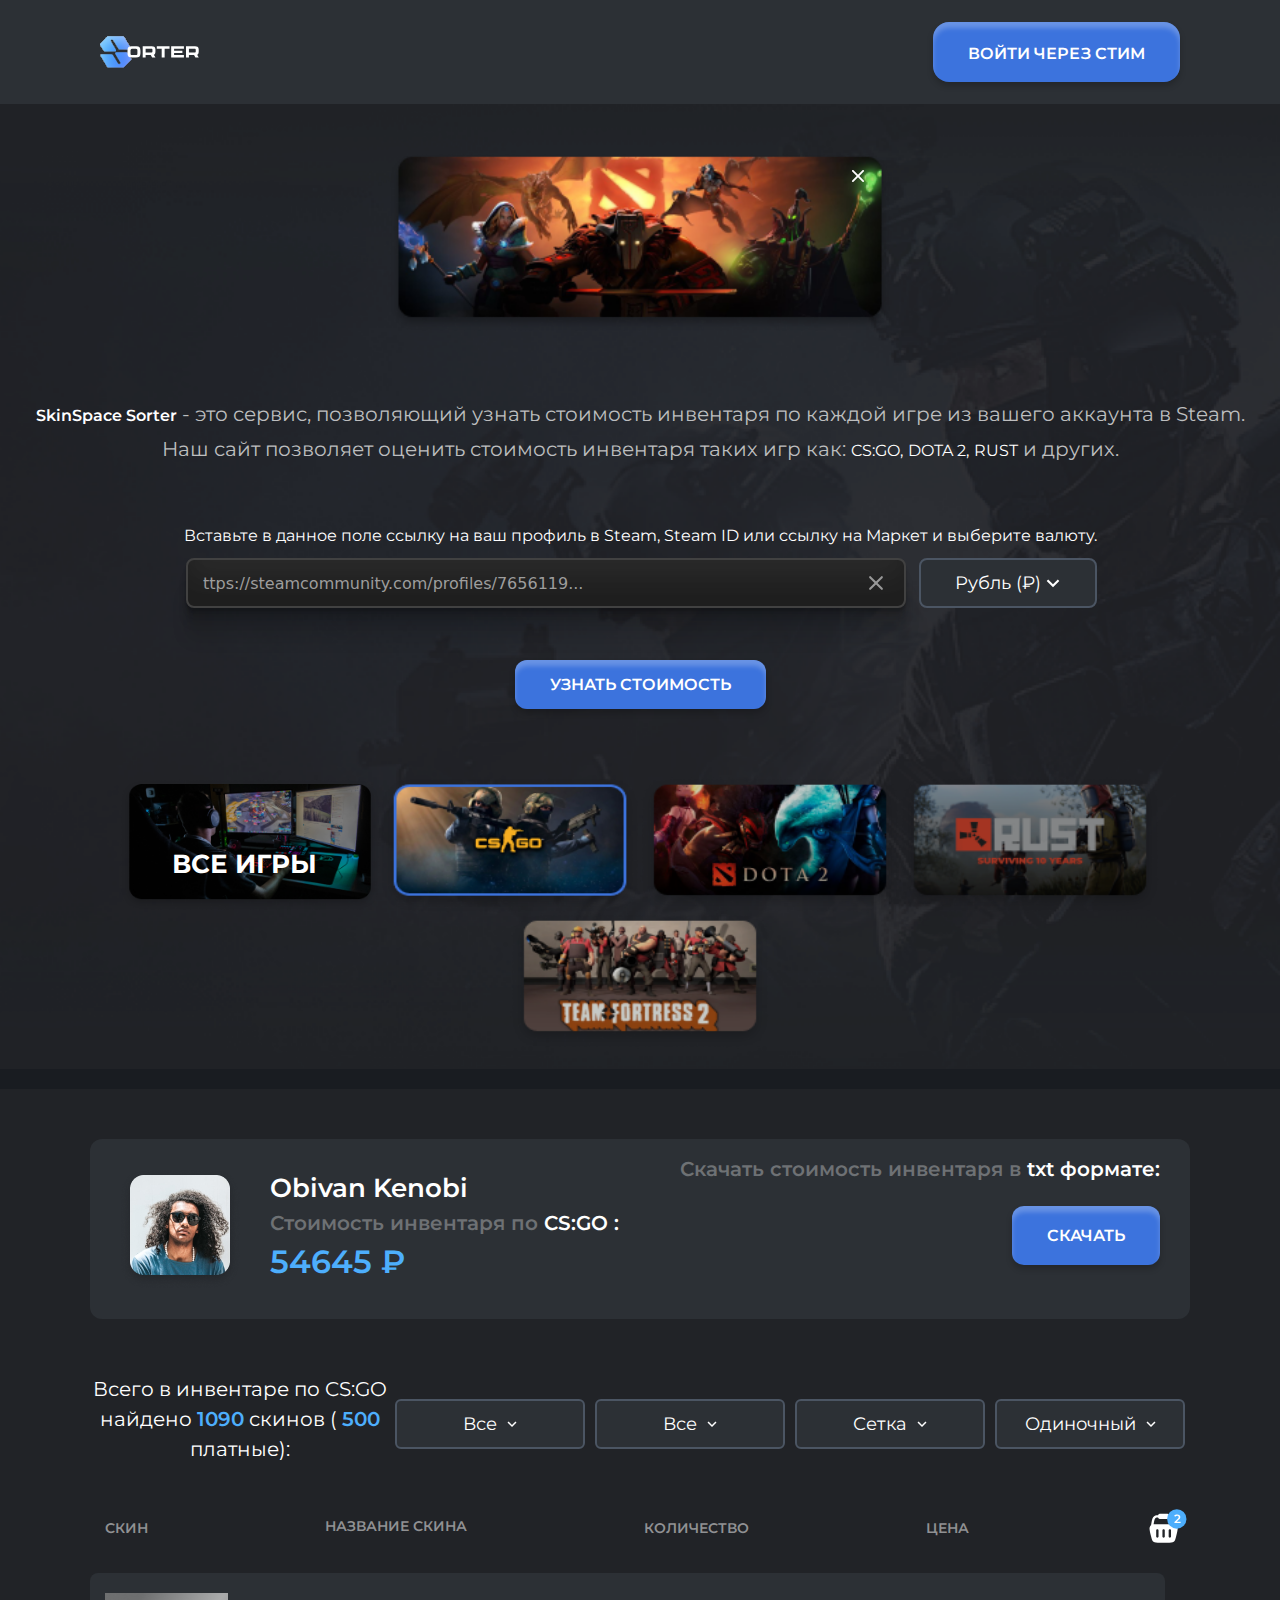
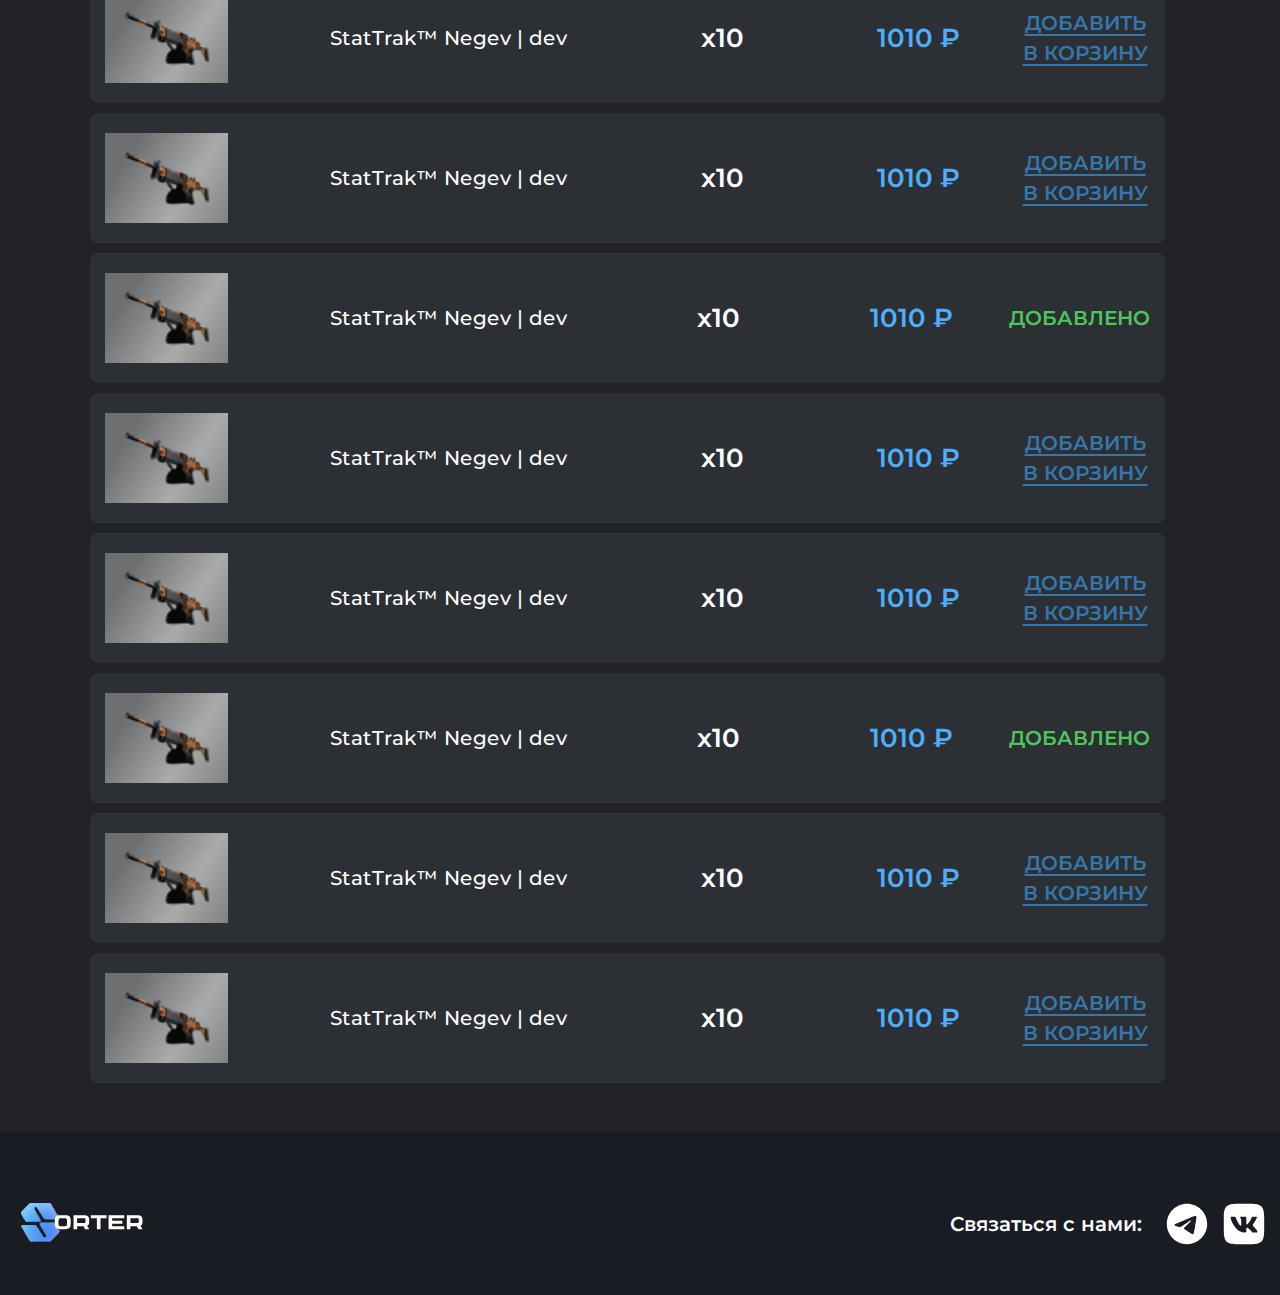
<file: sub_steamCalc2_site/index.html>
<!DOCTYPE html>
<html lang="en" class="scroll-smooth">
    <head>
        <meta charset="UTF-8" />
        <meta http-equiv="X-UA-Compatible" content="IE=edge" />
        <meta name="viewport" content="width=device-width, initial-scale=1.0" />
        <link href="output.css" rel="stylesheet" />
        <link rel="stylesheet" href="css/style.css" />
        <link rel="preconnect" href="https://fonts.googleapis.com" />
        <link rel="preconnect" href="https://fonts.gstatic.com" crossorigin />
        <link rel="preconnect" href="https://fonts.googleapis.com" />
        <link rel="preconnect" href="https://fonts.gstatic.com" crossorigin />
        <link
            href="https://fonts.googleapis.com/css2?family=Montserrat&display=swap"
            rel="stylesheet"
        />
        <title>Document</title>
    </head>
    <body>
        <header id="header">
            <nav>
                <div class="sub_nav">
                    <svg
                        class="svg_nav"
                        width="100"
                        height="35"
                        viewBox="0 0 80 26"
                        fill="none"
                        xmlns="http://www.w3.org/2000/svg"
                    >
                        <g filter="url(#filter0_i_1_12)">
                            <path
                                d="M23.7916 10.6369H16.0322C15.5171 10.6369 15.0387 10.3696 14.7677 9.93051L10.6262 3.2202C10.4045 2.86092 10.013 2.64228 9.59156 2.64228H9.52603C9.00342 2.64228 8.57976 3.06694 8.57976 3.59079V3.69423C8.57976 3.89247 8.634 4.08691 8.73656 4.25641L12.7098 10.8225C13.0923 11.4546 12.6383 12.2629 11.9008 12.2629H3.98967C3.56604 12.2629 3.17292 12.042 2.95185 11.6798L0.119215 7.03852C-0.0730121 6.72355 -0.0293618 6.3183 0.225504 6.05172L5.69203 0.333978C5.896 0.120633 6.17802 0 6.47282 0H18.2915C18.7233 0 19.1228 0.229473 19.3412 0.602953L24.4914 9.41281C24.8082 9.9548 24.4183 10.6369 23.7916 10.6369Z"
                                fill="url(#paint0_linear_1_12)"
                            />
                            <path
                                d="M1.2084 14.3631L8.96777 14.3631C9.48289 14.3631 9.96132 14.6304 10.2323 15.0695L14.3738 21.7798C14.5955 22.1391 14.987 22.3577 15.4084 22.3577H15.474C15.9966 22.3577 16.4202 21.9331 16.4202 21.4092V21.3058C16.4202 21.1075 16.366 20.9131 16.2634 20.7436L12.2902 14.1775C11.9077 13.5454 12.3617 12.7371 13.0992 12.7371L21.0103 12.7371C21.434 12.7371 21.8271 12.958 22.0482 13.3202L24.8808 17.9615C25.073 18.2764 25.0294 18.6817 24.7745 18.9483L19.308 24.666C19.104 24.8794 18.822 25 18.5272 25L6.70853 25C6.27668 25 5.87719 24.7705 5.65885 24.397L0.508611 15.5872C0.191765 15.0452 0.581696 14.3631 1.2084 14.3631Z"
                                fill="url(#paint1_linear_1_12)"
                            />
                        </g>
                        <path
                            d="M29.1311 8H25.2197C22.7672 8 22 9.15714 22 11.6257V13.5029C22 16.0614 23.0816 16.9871 25.5341 16.9871H28.8041C31.2566 16.9871 32.3508 16.0614 32.3508 13.5029V11.6257C32.3508 9.15714 31.5836 8 29.1311 8ZM29.9361 13.6314C29.9361 14.7886 29.5713 15.0329 28.7538 15.0329H25.597C24.7795 15.0329 24.4148 14.7886 24.4148 13.6314V11.4971C24.4148 10.5457 24.7166 9.96714 25.5844 9.96714H28.7664C29.6342 9.96714 29.9361 10.5457 29.9361 11.4971V13.6314Z"
                            fill="white"
                        />
                        <path
                            d="M44.2888 12.9371C44.3517 12.5514 44.3643 11.8829 44.3643 11.4586C44.3643 11.0214 44.3391 10.3143 44.2762 9.96714C43.9995 8.54 43.1192 8 41.371 8H34.1644V16.9871H36.5037V15.0329H40.5912L41.7105 17H44.3643L43.0814 14.7629C43.7983 14.4543 44.1505 13.8629 44.2888 12.9371ZM36.5037 9.96714H41.1571C41.5973 9.96714 41.9495 10.3271 41.9495 10.7771V12.14C41.9495 12.5771 41.5973 12.95 41.1571 12.95H36.5037V9.96714Z"
                            fill="white"
                        />
                        <path
                            d="M55.6348 8H45.4349V9.96714H49.3589V16.9871H51.7108V9.96714H55.6348V8Z"
                            fill="white"
                        />
                        <path
                            d="M67.1351 9.96714V8H56.9352V16.9871H67.1351V15.0329H59.2745V13.4771H65.9152V11.51H59.2745V9.96714H67.1351Z"
                            fill="white"
                        />
                        <path
                            d="M78.9245 12.9371C78.9874 12.5514 79 11.8829 79 11.4586C79 11.0214 78.9748 10.3143 78.912 9.96714C78.6353 8.54 77.7549 8 76.0067 8H68.8001V16.9871H71.1394V15.0329H75.2269L76.3463 17H79L77.7172 14.7629C78.434 14.4543 78.7862 13.8629 78.9245 12.9371ZM71.1394 9.96714H75.7929C76.2331 9.96714 76.5852 10.3271 76.5852 10.7771V12.14C76.5852 12.5771 76.2331 12.95 75.7929 12.95H71.1394V9.96714Z"
                            fill="white"
                        />
                        <defs>
                            <filter
                                id="filter0_i_1_12"
                                x="0"
                                y="0"
                                width="25"
                                height="29"
                                filterUnits="userSpaceOnUse"
                                color-interpolation-filters="sRGB"
                            >
                                <feFlood
                                    flood-opacity="0"
                                    result="BackgroundImageFix"
                                />
                                <feBlend
                                    mode="normal"
                                    in="SourceGraphic"
                                    in2="BackgroundImageFix"
                                    result="shape"
                                />
                                <feColorMatrix
                                    in="SourceAlpha"
                                    type="matrix"
                                    values="0 0 0 0 0 0 0 0 0 0 0 0 0 0 0 0 0 0 127 0"
                                    result="hardAlpha"
                                />
                                <feOffset dy="4" />
                                <feGaussianBlur stdDeviation="5" />
                                <feComposite
                                    in2="hardAlpha"
                                    operator="arithmetic"
                                    k2="-1"
                                    k3="1"
                                />
                                <feColorMatrix
                                    type="matrix"
                                    values="0 0 0 0 1 0 0 0 0 1 0 0 0 0 1 0 0 0 0.5 0"
                                />
                                <feBlend
                                    mode="normal"
                                    in2="shape"
                                    result="effect1_innerShadow_1_12"
                                />
                            </filter>
                            <linearGradient
                                id="paint0_linear_1_12"
                                x1="22.0978"
                                y1="21.4092"
                                x2="1.00084"
                                y2="14.8658"
                                gradientUnits="userSpaceOnUse"
                            >
                                <stop stop-color="#346EFA" />
                                <stop offset="1" stop-color="#39A9FC" />
                            </linearGradient>
                            <linearGradient
                                id="paint1_linear_1_12"
                                x1="22.0978"
                                y1="21.4092"
                                x2="1.00084"
                                y2="14.8658"
                                gradientUnits="userSpaceOnUse"
                            >
                                <stop stop-color="#346EFA" />
                                <stop offset="1" stop-color="#39A9FC" />
                            </linearGradient>
                        </defs>
                    </svg>
                    <a href="#" class="open_steam_button" id="logo"
                        >Войти через стим</a
                    >
                </div>
            </nav>
        </header>

        <main>
            <section class="for_bg-CS">
                <section class="headband_section">
                    <div class="headband">
                        <svg
                            class="headband_svg"
                            viewBox="0 0 14 14"
                            fill="none"
                            xmlns="http://www.w3.org/2000/svg"
                        >
                            <path
                                d="M12.775 1.23413C12.6902 1.14915 12.5895 1.08173 12.4786 1.03573C12.3677 0.989731 12.2488 0.966054 12.1288 0.966054C12.0087 0.966054 11.8898 0.989731 11.7789 1.03573C11.668 1.08173 11.5673 1.14915 11.4825 1.23413L7 5.70746L2.5175 1.22496C2.43263 1.14009 2.33188 1.07277 2.221 1.02684C2.11011 0.980915 1.99127 0.957275 1.87125 0.957275C1.75123 0.957275 1.63238 0.980915 1.5215 1.02684C1.41062 1.07277 1.30987 1.14009 1.225 1.22496C1.14013 1.30983 1.07281 1.41058 1.02688 1.52146C0.980953 1.63235 0.957314 1.75119 0.957314 1.87121C0.957314 1.99123 0.980953 2.11008 1.02688 2.22096C1.07281 2.33184 1.14013 2.43259 1.225 2.51746L5.7075 6.99996L1.225 11.4825C1.14013 11.5673 1.07281 11.6681 1.02688 11.779C0.980953 11.8899 0.957314 12.0087 0.957314 12.1287C0.957314 12.2487 0.980953 12.3676 1.02688 12.4785C1.07281 12.5893 1.14013 12.6901 1.225 12.775C1.30987 12.8598 1.41062 12.9272 1.5215 12.9731C1.63238 13.019 1.75123 13.0426 1.87125 13.0426C1.99127 13.0426 2.11011 13.019 2.221 12.9731C2.33188 12.9272 2.43263 12.8598 2.5175 12.775L7 8.29246L11.4825 12.775C11.5674 12.8598 11.6681 12.9272 11.779 12.9731C11.8899 13.019 12.0087 13.0426 12.1288 13.0426C12.2488 13.0426 12.3676 13.019 12.4785 12.9731C12.5894 12.9272 12.6901 12.8598 12.775 12.775C12.8599 12.6901 12.9272 12.5893 12.9731 12.4785C13.019 12.3676 13.0427 12.2487 13.0427 12.1287C13.0427 12.0087 13.019 11.8899 12.9731 11.779C12.9272 11.6681 12.8599 11.5673 12.775 11.4825L8.2925 6.99996L12.775 2.51746C13.1233 2.16913 13.1233 1.58246 12.775 1.23413Z"
                                fill="white"
                            />
                        </svg>
                    </div>
                </section>

                <section>
                    <div class="basic_text">
                        <h2 class="basic_text_h2">
                            <span class="basic_text_span"
                                >SkinSpace Sorter</span
                            >
                            - это сервис, позволяющий узнать стоимость инвентаря
                            по каждой игре из вашего аккаунта в Steam.
                        </h2>

                        <div class="sub_basic_text">
                            <h2 class="sub_basic_text_h2">
                                Наш сайт позволяет оценить стоимость инвентаря
                                таких игр как:
                                <span class="sub_basic_text_span">CS:GO,</span>
                                <span class="sub_basic_text_span">DOTA 2,</span>
                                <span class="sub_basic_text_span">RUST</span> и
                                других.
                            </h2>

                            <div class="subend_basic_text">
                                <h2 class="subend_basic_text_h2">
                                    Вставьте в данное поле ссылку на ваш профиль
                                    в Steam, Steam ID или ссылку на Маркет и
                                    выберите валюту.
                                </h2>
                            </div>
                            <div class="desktop_link_currency">
                                <div class="input_link">
                                    <div class="sub_input_link">
                                        <input
                                            type="text"
                                            value="ttps://steamcommunity.com/profiles/7656119..."
                                            class="input_promo"
                                        />
                                        <svg
                                            class="sub_input_link_svg"
                                            width="16"
                                            height="16"
                                            viewBox="0 0 14 14"
                                            fill="none"
                                            xmlns="http://www.w3.org/2000/svg"
                                        >
                                            <path
                                                d="M12.775 1.23413C12.6902 1.14915 12.5895 1.08173 12.4786 1.03573C12.3677 0.989731 12.2488 0.966054 12.1288 0.966054C12.0087 0.966054 11.8898 0.989731 11.7789 1.03573C11.668 1.08173 11.5673 1.14915 11.4825 1.23413L7 5.70746L2.5175 1.22496C2.43263 1.14009 2.33188 1.07277 2.221 1.02684C2.11011 0.980915 1.99127 0.957275 1.87125 0.957275C1.75123 0.957275 1.63238 0.980915 1.5215 1.02684C1.41062 1.07277 1.30987 1.14009 1.225 1.22496C1.14013 1.30983 1.07281 1.41058 1.02688 1.52146C0.980953 1.63235 0.957314 1.75119 0.957314 1.87121C0.957314 1.99123 0.980953 2.11008 1.02688 2.22096C1.07281 2.33184 1.14013 2.43259 1.225 2.51746L5.7075 6.99996L1.225 11.4825C1.14013 11.5673 1.07281 11.6681 1.02688 11.779C0.980953 11.8899 0.957314 12.0087 0.957314 12.1287C0.957314 12.2487 0.980953 12.3676 1.02688 12.4785C1.07281 12.5893 1.14013 12.6901 1.225 12.775C1.30987 12.8598 1.41062 12.9272 1.5215 12.9731C1.63238 13.019 1.75123 13.0426 1.87125 13.0426C1.99127 13.0426 2.11011 13.019 2.221 12.9731C2.33188 12.9272 2.43263 12.8598 2.5175 12.775L7 8.29246L11.4825 12.775C11.5674 12.8598 11.6681 12.9272 11.779 12.9731C11.8899 13.019 12.0087 13.0426 12.1288 13.0426C12.2488 13.0426 12.3676 13.019 12.4785 12.9731C12.5894 12.9272 12.6901 12.8598 12.775 12.775C12.8599 12.6901 12.9272 12.5893 12.9731 12.4785C13.019 12.3676 13.0427 12.2487 13.0427 12.1287C13.0427 12.0087 13.019 11.8899 12.9731 11.779C12.9272 11.6681 12.8599 11.5673 12.775 11.4825L8.2925 6.99996L12.775 2.51746C13.1233 2.16913 13.1233 1.58246 12.775 1.23413Z"
                                                fill="#989898"
                                            />
                                        </svg>
                                    </div>
                                </div>

                                <div class="currency">
                                    <div class="sub_currency">
                                        <span class="currency_span"
                                            >Рубль (₽)</span
                                        >
                                        <svg
                                            class="currency_svg"
                                            width="14"
                                            height="14"
                                            viewBox="0 0 10 6"
                                            fill="none"
                                            xmlns="http://www.w3.org/2000/svg"
                                        >
                                            <path
                                                d="M1.5575 0.442505L5 3.8775L8.4425 0.442505L9.5 1.5L5 6L0.5 1.5L1.5575 0.442505Z"
                                                fill="white"
                                            />
                                        </svg>
                                    </div>
                                    <!--Выбор валюты-->
                                    <div class="block_currency">
                                        <svg
                                            class="cross"
                                            width="14"
                                            height="14"
                                            viewBox="0 0 14 14"
                                            fill="none"
                                            xmlns="http://www.w3.org/2000/svg"
                                        >
                                            <path
                                                d="M12.775 1.23413C12.6902 1.14915 12.5894 1.08173 12.4785 1.03573C12.3676 0.989731 12.2488 0.966054 12.1287 0.966054C12.0087 0.966054 11.8898 0.989731 11.7789 1.03573C11.668 1.08173 11.5673 1.14915 11.4825 1.23413L6.99996 5.70746L2.51746 1.22496C2.43259 1.14009 2.33184 1.07277 2.22096 1.02684C2.11008 0.980915 1.99123 0.957275 1.87121 0.957275C1.75119 0.957275 1.63235 0.980915 1.52146 1.02684C1.41058 1.07277 1.30983 1.14009 1.22496 1.22496C1.14009 1.30983 1.07277 1.41058 1.02684 1.52146C0.980915 1.63235 0.957275 1.75119 0.957275 1.87121C0.957275 1.99123 0.980915 2.11008 1.02684 2.22096C1.07277 2.33184 1.14009 2.43259 1.22496 2.51746L5.70746 6.99996L1.22496 11.4825C1.14009 11.5673 1.07277 11.6681 1.02684 11.779C0.980915 11.8899 0.957275 12.0087 0.957275 12.1287C0.957275 12.2487 0.980915 12.3676 1.02684 12.4785C1.07277 12.5893 1.14009 12.6901 1.22496 12.775C1.30983 12.8598 1.41058 12.9272 1.52146 12.9731C1.63235 13.019 1.75119 13.0426 1.87121 13.0426C1.99123 13.0426 2.11008 13.019 2.22096 12.9731C2.33184 12.9272 2.43259 12.8598 2.51746 12.775L6.99996 8.29246L11.4825 12.775C11.5673 12.8598 11.6681 12.9272 11.779 12.9731C11.8899 13.019 12.0087 13.0426 12.1287 13.0426C12.2487 13.0426 12.3676 13.019 12.4785 12.9731C12.5893 12.9272 12.6901 12.8598 12.775 12.775C12.8598 12.6901 12.9272 12.5893 12.9731 12.4785C13.019 12.3676 13.0426 12.2487 13.0426 12.1287C13.0426 12.0087 13.019 11.8899 12.9731 11.779C12.9272 11.6681 12.8598 11.5673 12.775 11.4825L8.29246 6.99996L12.775 2.51746C13.1233 2.16913 13.1233 1.58246 12.775 1.23413Z"
                                                fill="white"
                                            />
                                        </svg>
                                        <div class="content_block_currency">
                                            <span
                                                class="any_currency any_currency_active"
                                                >Рубль (₽)</span
                                            >
                                            <span class="any_currency"
                                                >Доллар ($)</span
                                            >
                                            <span class="any_currency"
                                                >Евро (€)</span
                                            >
                                            <span class="any_currency"
                                                >Юань (¥)</span
                                            >
                                            <span class="any_currency"
                                                >Тенге (₸)</span
                                            >
                                            <span class="any_currency"
                                                >Бел. рубль (Br)</span
                                            >
                                        </div>
                                    </div>
                                </div>
                            </div>

                            <div class="price">
                                <a href="#" id="logo" class="price_button">
                                    Узнать стоимость
                                </a>
                            </div>
                        </div>
                    </div>
                </section>

                <section>
                    <div class="game_block">
                        <div class="sub_game_block">
                            <div class="sub_game_block-allGames">
                                <img
                                    src="img/Rectangle_189_desktop.png"
                                    class="all_games_1"
                                    alt=""
                                />
                                <img
                                    src="img/Rectangle_189.png"
                                    class="all_games_2"
                                    alt=""
                                />
                                <span class="sub_game_block-allGames_span"
                                    >Все игры</span
                                >
                            </div>
                            <div class="cs">
                                <img
                                    src="img/Rectangle_186.png"
                                    class="CS"
                                    alt="CS"
                                />
                            </div>
                        </div>
                        <div class="sub_game_block-Dota">
                            <div class="Dota">
                                <img
                                    src="img/Rectangle_187.png"
                                    class="CS"
                                    alt="Dota"
                                />
                            </div>
                            <div class="Rust">
                                <img
                                    src="img/Rectangle_188.png"
                                    class="CS"
                                    alt="Rust"
                                />
                            </div>
                        </div>
                        <div class="TF">
                            <img
                                src="img/Rectangle_190.png"
                                class="CS"
                                alt="TF"
                            />
                        </div>
                    </div>
                </section>

                <div class="add_block"></div>
            </section>

            <section>
                <div class="obivan_kenobi">
                    <div class="sub_obivan_kenobi">
                        <img
                            src="img/RectangleMan.png"
                            class="sub_obivan_kenobi_img"
                            alt="Man"
                        />
                        <div class="sub_obivan_kenobi_card">
                            <h2 class="sub_obivan_kenobi_card_h2">
                                Obivan Kenobi
                            </h2>
                            <span class="sub_obivan_kenobi_card_span"
                                >Стоимость инвентаря по
                                <span class="text-white font-semibold"
                                    >CS:GO :</span
                                ></span
                            ><br />
                            <span class="sub_obivan_kenobi_card_span_price"
                                >54645 ₽
                            </span>
                        </div>
                    </div>

                    <div class="sub_obivan_kenobi_price">
                        <span class="sub_obivan_kenobi_price_span"
                            >Скачать стоимость инвентаря в
                            <span class="text-white">txt формате:</span></span
                        >
                        <div class="dowload">
                            <a
                                href="#"
                                id="logo"
                                download="abc.txt"
                                class="dowload_button"
                            >
                                Скачать
                            </a>
                        </div>
                    </div>
                </div>
            </section>

            <section>
                <div class="filter">
                    <div class="subend_filter_basket">
                        <span class="subend_filter_basket_span_1"
                            >Всего в инвентаре по CS:GO найдено
                            <span class="subend_filter_basket_span_2"
                                >1090</span
                            >
                            скинов (
                            <span class="subend_filter_basket_span_2">500</span>
                            платные):</span
                        >
                    </div>

                    <div class="desktop_filter">
                        <div class="sub_filter">
                            <div class="sub_filter_card">
                                <div
                                    class="special_sub_filter_card special_sub_filter_card-1"
                                >
                                    <span class="sub_filter_card_span"
                                        >Все</span
                                    >
                                    <svg
                                        class="sub_filter_card_svg"
                                        width="10"
                                        height="10"
                                        viewBox="0 0 10 6"
                                        fill="none"
                                        xmlns="http://www.w3.org/2000/svg"
                                    >
                                        <path
                                            d="M1.5575 0.442505L5 3.8775L8.4425 0.442505L9.5 1.5L5 6L0.5 1.5L1.5575 0.442505Z"
                                            fill="white"
                                        />
                                    </svg>
                                </div>
                                <!-- Доп.блок под фильтр -->
                                <div class="sub_filters sub_filters-1">
                                    <div class="content_sub_fiters">
                                        <span
                                            class="frst_fiter_span frst_fiter_span_white"
                                            >Все</span
                                        >
                                        <span class="frst_fiter_span"
                                            >Marketrable</span
                                        >
                                        <span class="frst_fiter_span"
                                            >UnMarketrable</span
                                        >
                                    </div>
                                </div>
                            </div>
                            <div class="sub_filter_card">
                                <div
                                    class="special_sub_filter_card special_sub_filter_card-2"
                                >
                                    <span class="sub_filter_card_span"
                                        >Все</span
                                    >
                                    <svg
                                        class="sub_filter_card_svg"
                                        width="10"
                                        height="10"
                                        viewBox="0 0 10 6"
                                        fill="none"
                                        xmlns="http://www.w3.org/2000/svg"
                                    >
                                        <path
                                            d="M1.5575 0.442505L5 3.8775L8.4425 0.442505L9.5 1.5L5 6L0.5 1.5L1.5575 0.442505Z"
                                            fill="white"
                                        />
                                    </svg>
                                </div>
                                <!-- Доп.блок под фильтр -->
                                <div class="sub_filters sub_filters-2">
                                    <div class="content_sub_fiters">
                                        <span
                                            class="frst_fiter_span frst_fiter_span_white"
                                            >Все</span
                                        >
                                        <span class="frst_fiter_span"
                                            >Tradable</span
                                        >
                                        <span class="frst_fiter_span"
                                            >UnTradable</span
                                        >
                                    </div>
                                </div>
                            </div>
                        </div>

                        <div class="sub_filter">
                            <div class="sub_filter_card">
                                <div
                                    class="special_sub_filter_card special_sub_filter_card-3"
                                >
                                    <span class="sub_filter_card_span"
                                        >Сетка</span
                                    >
                                    <svg
                                        class="sub_filter_card_svg"
                                        width="10"
                                        height="10"
                                        viewBox="0 0 10 6"
                                        fill="none"
                                        xmlns="http://www.w3.org/2000/svg"
                                    >
                                        <path
                                            d="M1.5575 0.442505L5 3.8775L8.4425 0.442505L9.5 1.5L5 6L0.5 1.5L1.5575 0.442505Z"
                                            fill="white"
                                        />
                                    </svg>
                                </div>
                                <!-- Доп.блок под фильтр -->
                                <div class="sub_filters sub_filters-3">
                                    <div class="content_sub_fiters">
                                        <span
                                            class="frst_fiter_span frst_fiter_span_white"
                                            >Сетка</span
                                        >
                                        <span class="frst_fiter_span"
                                            >Таблица</span
                                        >
                                    </div>
                                </div>
                            </div>
                            <div class="sub_filter_card">
                                <div
                                    class="special_sub_filter_card special_sub_filter_card-4"
                                >
                                    <span class="sub_filter_card_span"
                                        >Одиночный</span
                                    >
                                    <svg
                                        class="sub_filter_card_svg"
                                        width="10"
                                        height="10"
                                        viewBox="0 0 10 6"
                                        fill="none"
                                        xmlns="http://www.w3.org/2000/svg"
                                    >
                                        <path
                                            d="M1.5575 0.442505L5 3.8775L8.4425 0.442505L9.5 1.5L5 6L0.5 1.5L1.5575 0.442505Z"
                                            fill="white"
                                        />
                                    </svg>
                                </div>
                                <!-- Доп.блок под фильтр -->
                                <div class="sub_filters sub_filters-4">
                                    <div class="content_sub_fiters">
                                        <span
                                            class="frst_fiter_span frst_fiter_span_white"
                                            >Одиночный</span
                                        >
                                        <span class="frst_fiter_span"
                                            >Групповой</span
                                        >
                                    </div>
                                </div>
                            </div>
                        </div>
                    </div>
                </div>
            </section>

            <section>
                <div class="filter_dub">
                    <div class="">
                        <span class="skin">Скин</span>
                    </div>
                    <div class="">
                        <span class="name">Название скина</span>
                    </div>
                    <div class="quantity_filter">
                        <span class="quantity">Количество</span>
                        <!--Сортировка по цене или кол-ву-->
                        <div class="sort_price_quantity_1">
                            <svg
                                class="cross_2"
                                width="14"
                                height="14"
                                viewBox="0 0 14 14"
                                fill="none"
                                xmlns="http://www.w3.org/2000/svg"
                            >
                                <path
                                    d="M12.775 1.23413C12.6902 1.14915 12.5894 1.08173 12.4785 1.03573C12.3676 0.989731 12.2488 0.966054 12.1287 0.966054C12.0087 0.966054 11.8898 0.989731 11.7789 1.03573C11.668 1.08173 11.5673 1.14915 11.4825 1.23413L6.99996 5.70746L2.51746 1.22496C2.43259 1.14009 2.33184 1.07277 2.22096 1.02684C2.11008 0.980915 1.99123 0.957275 1.87121 0.957275C1.75119 0.957275 1.63235 0.980915 1.52146 1.02684C1.41058 1.07277 1.30983 1.14009 1.22496 1.22496C1.14009 1.30983 1.07277 1.41058 1.02684 1.52146C0.980915 1.63235 0.957275 1.75119 0.957275 1.87121C0.957275 1.99123 0.980915 2.11008 1.02684 2.22096C1.07277 2.33184 1.14009 2.43259 1.22496 2.51746L5.70746 6.99996L1.22496 11.4825C1.14009 11.5673 1.07277 11.6681 1.02684 11.779C0.980915 11.8899 0.957275 12.0087 0.957275 12.1287C0.957275 12.2487 0.980915 12.3676 1.02684 12.4785C1.07277 12.5893 1.14009 12.6901 1.22496 12.775C1.30983 12.8598 1.41058 12.9272 1.52146 12.9731C1.63235 13.019 1.75119 13.0426 1.87121 13.0426C1.99123 13.0426 2.11008 13.019 2.22096 12.9731C2.33184 12.9272 2.43259 12.8598 2.51746 12.775L6.99996 8.29246L11.4825 12.775C11.5673 12.8598 11.6681 12.9272 11.779 12.9731C11.8899 13.019 12.0087 13.0426 12.1287 13.0426C12.2487 13.0426 12.3676 13.019 12.4785 12.9731C12.5893 12.9272 12.6901 12.8598 12.775 12.775C12.8598 12.6901 12.9272 12.5893 12.9731 12.4785C13.019 12.3676 13.0426 12.2487 13.0426 12.1287C13.0426 12.0087 13.019 11.8899 12.9731 11.779C12.9272 11.6681 12.8598 11.5673 12.775 11.4825L8.29246 6.99996L12.775 2.51746C13.1233 2.16913 13.1233 1.58246 12.775 1.23413Z"
                                    fill="white"
                                />
                            </svg>
                            <div class="content_sort_price_quantity">
                                <span class="increase">По убыванию</span>
                                <span class="descending">По возрастанию</span>
                            </div>
                        </div>
                    </div>

                    <div class="price_filter">
                        <span class="price_2">Цена</span>
                        <!--Сортировка по цене или кол-ву-->
                        <div class="sort_price_quantity_2">
                            <svg
                                class="cross_2"
                                width="14"
                                height="14"
                                viewBox="0 0 14 14"
                                fill="none"
                                xmlns="http://www.w3.org/2000/svg"
                            >
                                <path
                                    d="M12.775 1.23413C12.6902 1.14915 12.5894 1.08173 12.4785 1.03573C12.3676 0.989731 12.2488 0.966054 12.1287 0.966054C12.0087 0.966054 11.8898 0.989731 11.7789 1.03573C11.668 1.08173 11.5673 1.14915 11.4825 1.23413L6.99996 5.70746L2.51746 1.22496C2.43259 1.14009 2.33184 1.07277 2.22096 1.02684C2.11008 0.980915 1.99123 0.957275 1.87121 0.957275C1.75119 0.957275 1.63235 0.980915 1.52146 1.02684C1.41058 1.07277 1.30983 1.14009 1.22496 1.22496C1.14009 1.30983 1.07277 1.41058 1.02684 1.52146C0.980915 1.63235 0.957275 1.75119 0.957275 1.87121C0.957275 1.99123 0.980915 2.11008 1.02684 2.22096C1.07277 2.33184 1.14009 2.43259 1.22496 2.51746L5.70746 6.99996L1.22496 11.4825C1.14009 11.5673 1.07277 11.6681 1.02684 11.779C0.980915 11.8899 0.957275 12.0087 0.957275 12.1287C0.957275 12.2487 0.980915 12.3676 1.02684 12.4785C1.07277 12.5893 1.14009 12.6901 1.22496 12.775C1.30983 12.8598 1.41058 12.9272 1.52146 12.9731C1.63235 13.019 1.75119 13.0426 1.87121 13.0426C1.99123 13.0426 2.11008 13.019 2.22096 12.9731C2.33184 12.9272 2.43259 12.8598 2.51746 12.775L6.99996 8.29246L11.4825 12.775C11.5673 12.8598 11.6681 12.9272 11.779 12.9731C11.8899 13.019 12.0087 13.0426 12.1287 13.0426C12.2487 13.0426 12.3676 13.019 12.4785 12.9731C12.5893 12.9272 12.6901 12.8598 12.775 12.775C12.8598 12.6901 12.9272 12.5893 12.9731 12.4785C13.019 12.3676 13.0426 12.2487 13.0426 12.1287C13.0426 12.0087 13.019 11.8899 12.9731 11.779C12.9272 11.6681 12.8598 11.5673 12.775 11.4825L8.29246 6.99996L12.775 2.51746C13.1233 2.16913 13.1233 1.58246 12.775 1.23413Z"
                                    fill="white"
                                />
                            </svg>
                            <div class="content_sort_price_quantity">
                                <span class="increase">По убыванию</span>
                                <span class="descending">По возрастанию</span>
                            </div>
                        </div>
                    </div>

                    <div class="basket">
                        <div class="">
                            <svg
                                width="44"
                                height="44"
                                viewBox="0 0 44 44"
                                fill="none"
                                xmlns="http://www.w3.org/2000/svg"
                            >
                                <path
                                    fill-rule="evenodd"
                                    clip-rule="evenodd"
                                    d="M14.479 9.67999C13.962 9.67974 13.4555 9.82516 13.0185 10.0993C12.5815 10.3735 12.2319 10.7652 12.0103 11.2288C10.9429 11.2381 10.1127 11.2861 9.36991 11.5742C8.48319 11.9184 7.71202 12.5035 7.14463 13.2624C6.57193 14.0259 6.30196 15.0079 5.93368 16.3569L5.86034 16.6202L5.0598 21.2108C4.77111 21.4091 4.51987 21.6445 4.3014 21.9217C2.89539 23.7075 3.56484 26.3668 4.90375 31.6807C5.75423 35.0617 6.18024 36.7515 7.45049 37.7365C8.72074 38.72 10.4763 38.72 13.9874 38.72H21.2126C24.7237 38.72 26.4793 38.72 27.7495 37.7365C29.0198 36.7515 29.4442 35.0617 30.2962 31.6807C31.6352 26.3652 32.3046 23.709 30.8986 21.9217C30.6837 21.6469 30.4273 21.4066 30.1386 21.2093L29.3381 16.6217L29.2663 16.3584C28.8965 15.0079 28.6265 14.0259 28.0554 13.2608C27.4878 12.5025 26.7166 11.918 25.8301 11.5742C25.0873 11.2861 24.2555 11.2381 23.1897 11.2303C22.9684 10.7664 22.6188 10.3744 22.1818 10.1C21.7448 9.82553 21.2382 9.67988 20.721 9.67999H14.479ZM27.6153 20.3605L27.0504 17.1266C26.6088 15.5159 26.448 15.0094 26.1765 14.647C25.871 14.2383 25.4556 13.9232 24.9781 13.7378C24.6347 13.6047 24.2196 13.5659 23.1866 13.5551C22.9648 14.0177 22.6155 14.4084 22.1791 14.6819C21.7427 14.9555 21.2371 15.1007 20.721 15.1008H14.479C13.9628 15.1007 13.4573 14.9555 13.0209 14.6819C12.5845 14.4084 12.2352 14.0177 12.0134 13.5551C10.9788 13.5659 10.5653 13.6047 10.2219 13.7378C9.74438 13.9232 9.32904 14.2383 9.02348 14.647C8.75195 15.0094 8.59122 15.5143 8.1496 17.1251L7.58469 20.3605C9.14208 20.1344 11.2175 20.1344 13.9874 20.1344H21.2126C23.9824 20.1344 26.0579 20.1344 27.6153 20.3605ZM11.358 25.168C11.6684 25.168 11.9661 25.2904 12.1856 25.5082C12.4051 25.7261 12.5284 26.0215 12.5284 26.3296V32.5248C12.5284 32.8329 12.4051 33.1283 12.1856 33.3462C11.9661 33.564 11.6684 33.6864 11.358 33.6864C11.0476 33.6864 10.7499 33.564 10.5304 33.3462C10.3109 33.1283 10.1876 32.8329 10.1876 32.5248V26.3296C10.1876 26.0215 10.3109 25.7261 10.5304 25.5082C10.7499 25.2904 11.0476 25.168 11.358 25.168ZM25.0124 26.3296C25.0124 26.0215 24.8891 25.7261 24.6696 25.5082C24.4501 25.2904 24.1524 25.168 23.842 25.168C23.5316 25.168 23.2339 25.2904 23.0144 25.5082C22.7949 25.7261 22.6716 26.0215 22.6716 26.3296V32.5248C22.6716 32.8329 22.7949 33.1283 23.0144 33.3462C23.2339 33.564 23.5316 33.6864 23.842 33.6864C24.1524 33.6864 24.4501 33.564 24.6696 33.3462C24.8891 33.1283 25.0124 32.8329 25.0124 32.5248V26.3296ZM17.6 25.168C17.9104 25.168 18.2081 25.2904 18.4276 25.5082C18.6471 25.7261 18.7704 26.0215 18.7704 26.3296V32.5248C18.7704 32.8329 18.6471 33.1283 18.4276 33.3462C18.2081 33.564 17.9104 33.6864 17.6 33.6864C17.2896 33.6864 16.9919 33.564 16.7724 33.3462C16.5529 33.1283 16.4296 32.8329 16.4296 32.5248V26.3296C16.4296 26.0215 16.5529 25.7261 16.7724 25.5082C16.9919 25.2904 17.2896 25.168 17.6 25.168Z"
                                    fill="white"
                                />
                                <circle
                                    cx="30.8"
                                    cy="14.96"
                                    r="9.68"
                                    fill="#4DAEFC"
                                />
                                <path
                                    d="M34.6198 17.68V19H28.4278V17.956L31.7638 14.788C32.1398 14.428 32.3918 14.116 32.5198 13.852C32.6558 13.58 32.7238 13.312 32.7238 13.048C32.7238 12.656 32.5918 12.356 32.3278 12.148C32.0638 11.94 31.6758 11.836 31.1638 11.836C30.3078 11.836 29.6518 12.128 29.1958 12.712L28.1038 11.872C28.4318 11.432 28.8718 11.092 29.4238 10.852C29.9838 10.604 30.6078 10.48 31.2958 10.48C32.2078 10.48 32.9358 10.696 33.4798 11.128C34.0238 11.56 34.2958 12.148 34.2958 12.892C34.2958 13.348 34.1998 13.776 34.0078 14.176C33.8158 14.576 33.4478 15.032 32.9038 15.544L30.6598 17.68H34.6198Z"
                                    fill="white"
                                />
                            </svg>
                        </div>
                    </div>
                </div>
            </section>

            <!--NEGEV_CS_PART-->

            <section class="sect_card">
                <div class="all_card">
                    <div class="card">
                        <div class="sub_card">
                            <div class="bg_steel">
                                <img
                                    src="img/image 81.png"
                                    class="bg_steel_img"
                                    alt="negev"
                                />
                            </div>
                            <div class="content_card">
                                <span class="prgrf_card"
                                    >StatTrak™ Negev | dev
                                </span>
                                <span class="content_card_span_1">x10</span>
                                <span class="content_card_span_2">1010 ₽ </span>
                                <button class="B_link_card_1">
                                    Добавить в корзину
                                </button>
                            </div>
                        </div>
                    </div>
                    <div class="card">
                        <div class="sub_card">
                            <div class="bg_steel">
                                <img
                                    src="img/image 81.png"
                                    class="bg_steel_img"
                                    alt="negev"
                                />
                            </div>
                            <div class="content_card">
                                <span class="prgrf_card"
                                    >StatTrak™ Negev | dev
                                </span>
                                <span class="content_card_span_1">x10</span>
                                <span class="content_card_span_2">1010 ₽ </span>
                                <button class="B_link_card_1">
                                    Добавить в корзину
                                </button>
                            </div>
                        </div>
                    </div>
                    <div class="card">
                        <div class="sub_card">
                            <div class="bg_steel">
                                <img
                                    src="img/image 81.png"
                                    class="bg_steel_img"
                                    alt="negev"
                                />
                            </div>
                            <div class="content_card">
                                <span class="prgrf_card"
                                    >StatTrak™ Negev | dev
                                </span>
                                <span class="content_card_span_1">x10</span>
                                <span class="content_card_span_2">1010 ₽ </span>
                                <p class="B_link_card_3">Добавлено</p>
                            </div>
                        </div>
                    </div>
                    <div class="card">
                        <div class="sub_card">
                            <div class="bg_steel">
                                <img
                                    src="img/image 81.png"
                                    class="bg_steel_img"
                                    alt="negev"
                                />
                            </div>
                            <div class="content_card">
                                <span class="prgrf_card"
                                    >StatTrak™ Negev | dev
                                </span>
                                <span class="content_card_span_1">x10</span>
                                <span class="content_card_span_2">1010 ₽ </span>
                                <button class="B_link_card_1">
                                    Добавить в корзину
                                </button>
                            </div>
                        </div>
                    </div>
                    <div class="card">
                        <div class="sub_card">
                            <div class="bg_steel">
                                <img
                                    src="img/image 81.png"
                                    class="bg_steel_img"
                                    alt="negev"
                                />
                            </div>
                            <div class="content_card">
                                <span class="prgrf_card"
                                    >StatTrak™ Negev | dev
                                </span>
                                <span class="content_card_span_1">x10</span>
                                <span class="content_card_span_2">1010 ₽ </span>
                                <button class="B_link_card_1">
                                    Добавить в корзину
                                </button>
                            </div>
                        </div>
                    </div>
                    <div class="card">
                        <div class="sub_card">
                            <div class="bg_steel">
                                <img
                                    src="img/image 81.png"
                                    class="bg_steel_img"
                                    alt="negev"
                                />
                            </div>
                            <div class="content_card">
                                <span class="prgrf_card"
                                    >StatTrak™ Negev | dev
                                </span>
                                <span class="content_card_span_1">x10</span>
                                <span class="content_card_span_2">1010 ₽ </span>
                                <p class="B_link_card_3">Добавлено</p>
                            </div>
                        </div>
                    </div>
                    <div class="card">
                        <div class="sub_card">
                            <div class="bg_steel">
                                <img
                                    src="img/image 81.png"
                                    class="bg_steel_img"
                                    alt="negev"
                                />
                            </div>
                            <div class="content_card">
                                <span class="prgrf_card"
                                    >StatTrak™ Negev | dev
                                </span>
                                <span class="content_card_span_1">x10</span>
                                <span class="content_card_span_2">1010 ₽ </span>
                                <button class="B_link_card_1">
                                    Добавить в корзину
                                </button>
                            </div>
                        </div>
                    </div>
                    <div class="card">
                        <div class="sub_card">
                            <div class="bg_steel">
                                <img
                                    src="img/image 81.png"
                                    class="bg_steel_img"
                                    alt="negev"
                                />
                            </div>
                            <div class="content_card">
                                <span class="prgrf_card"
                                    >StatTrak™ Negev | dev
                                </span>
                                <span class="content_card_span_1">x10</span>
                                <span class="content_card_span_2">1010 ₽ </span>
                                <button class="B_link_card_1">
                                    Добавить в корзину
                                </button>
                            </div>
                        </div>
                    </div>
                    <div class="card">
                        <div class="sub_card">
                            <div class="bg_steel">
                                <img
                                    src="img/image 81.png"
                                    class="bg_steel_img"
                                    alt="negev"
                                />
                            </div>
                            <div class="content_card">
                                <span class="prgrf_card"
                                    >StatTrak™ Negev | dev
                                </span>
                                <span class="content_card_span_1">x10</span>
                                <span class="content_card_span_2">1010 ₽ </span>
                                <p class="B_link_card_3">Добавлено</p>
                            </div>
                        </div>
                    </div>
                    <div class="card">
                        <div class="sub_card">
                            <div class="bg_steel">
                                <img
                                    src="img/image 81.png"
                                    class="bg_steel_img"
                                    alt="negev"
                                />
                            </div>
                            <div class="content_card">
                                <span class="prgrf_card"
                                    >StatTrak™ Negev | dev
                                </span>
                                <span class="content_card_span_1">x10</span>
                                <span class="content_card_span_2">1010 ₽ </span>
                                <button class="B_link_card_1">
                                    Добавить в корзину
                                </button>
                            </div>
                        </div>
                    </div>
                </div>
            </section>

            <section>
                <!--<div class="bg-[#191c22] font-['Montserrat'] px-[20px]">
                <div class="flex items-center justify-evenly pt-[15px]">
                    <svg width="9" height="14" viewBox="0 0 9 14" fill="none" xmlns="http://www.w3.org/2000/svg">
                        <path d="M8.97833 1.645L3.635 7L8.97833 12.355L7.33333 14L0.333332 7L7.33333 0L8.97833 1.645Z"
                            fill="white" fill-opacity="0.5" />
                    </svg>
                    <span class="text-[#4DAEFC] text-[14px]">1</span>
                    <span class="text-[#8c8d90] text-[14px]">2</span>
                    <span class="text-[#8c8d90] text-[14px]">3</span>
                    <span class="text-[#8c8d90] text-[14px]">4</span>
                    <span class="text-[#8c8d90] text-[14px]">5</span>
                    <span class="text-[#8c8d90] text-[14px]">6</span>
                    <span class="text-[#8c8d90] text-[14px]">...</span>
                    <span class="text-[#8c8d90] text-[14px]">100</span>
                    <svg width="9" height="14" viewBox="0 0 9 14" fill="none" xmlns="http://www.w3.org/2000/svg">
                        <path
                            d="M0.0216675 12.355L5.365 7L0.0216675 1.645L1.66667 0L8.66667 7L1.66667 14L0.0216675 12.355Z"
                            fill="white" />
                    </svg>
                </div>
            </div>-->

                <footer>
                    <div class="sub_footer">
                        <a href="#header">
                            <svg
                                class="sub_footer_svg"
                                viewBox="0 0 80 26"
                                fill="none"
                                xmlns="http://www.w3.org/2000/svg"
                            >
                                <g filter="url(#filter0_i_1_12)">
                                    <path
                                        d="M23.7916 10.6369H16.0322C15.5171 10.6369 15.0387 10.3696 14.7677 9.93051L10.6262 3.2202C10.4045 2.86092 10.013 2.64228 9.59156 2.64228H9.52603C9.00342 2.64228 8.57976 3.06694 8.57976 3.59079V3.69423C8.57976 3.89247 8.634 4.08691 8.73656 4.25641L12.7098 10.8225C13.0923 11.4546 12.6383 12.2629 11.9008 12.2629H3.98967C3.56604 12.2629 3.17292 12.042 2.95185 11.6798L0.119215 7.03852C-0.0730121 6.72355 -0.0293618 6.3183 0.225504 6.05172L5.69203 0.333978C5.896 0.120633 6.17802 0 6.47282 0H18.2915C18.7233 0 19.1228 0.229473 19.3412 0.602953L24.4914 9.41281C24.8082 9.9548 24.4183 10.6369 23.7916 10.6369Z"
                                        fill="url(#paint0_linear_1_12)"
                                    />
                                    <path
                                        d="M1.2084 14.3631L8.96777 14.3631C9.48289 14.3631 9.96132 14.6304 10.2323 15.0695L14.3738 21.7798C14.5955 22.1391 14.987 22.3577 15.4084 22.3577H15.474C15.9966 22.3577 16.4202 21.9331 16.4202 21.4092V21.3058C16.4202 21.1075 16.366 20.9131 16.2634 20.7436L12.2902 14.1775C11.9077 13.5454 12.3617 12.7371 13.0992 12.7371L21.0103 12.7371C21.434 12.7371 21.8271 12.958 22.0482 13.3202L24.8808 17.9615C25.073 18.2764 25.0294 18.6817 24.7745 18.9483L19.308 24.666C19.104 24.8794 18.822 25 18.5272 25L6.70853 25C6.27668 25 5.87719 24.7705 5.65885 24.397L0.508611 15.5872C0.191765 15.0452 0.581696 14.3631 1.2084 14.3631Z"
                                        fill="url(#paint1_linear_1_12)"
                                    />
                                </g>
                                <path
                                    d="M29.1311 8H25.2197C22.7672 8 22 9.15714 22 11.6257V13.5029C22 16.0614 23.0816 16.9871 25.5341 16.9871H28.8041C31.2566 16.9871 32.3508 16.0614 32.3508 13.5029V11.6257C32.3508 9.15714 31.5836 8 29.1311 8ZM29.9361 13.6314C29.9361 14.7886 29.5713 15.0329 28.7538 15.0329H25.597C24.7795 15.0329 24.4148 14.7886 24.4148 13.6314V11.4971C24.4148 10.5457 24.7166 9.96714 25.5844 9.96714H28.7664C29.6342 9.96714 29.9361 10.5457 29.9361 11.4971V13.6314Z"
                                    fill="white"
                                />
                                <path
                                    d="M44.2888 12.9371C44.3517 12.5514 44.3643 11.8829 44.3643 11.4586C44.3643 11.0214 44.3391 10.3143 44.2762 9.96714C43.9995 8.54 43.1192 8 41.371 8H34.1644V16.9871H36.5037V15.0329H40.5912L41.7105 17H44.3643L43.0814 14.7629C43.7983 14.4543 44.1505 13.8629 44.2888 12.9371ZM36.5037 9.96714H41.1571C41.5973 9.96714 41.9495 10.3271 41.9495 10.7771V12.14C41.9495 12.5771 41.5973 12.95 41.1571 12.95H36.5037V9.96714Z"
                                    fill="white"
                                />
                                <path
                                    d="M55.6348 8H45.4349V9.96714H49.3589V16.9871H51.7108V9.96714H55.6348V8Z"
                                    fill="white"
                                />
                                <path
                                    d="M67.1351 9.96714V8H56.9352V16.9871H67.1351V15.0329H59.2745V13.4771H65.9152V11.51H59.2745V9.96714H67.1351Z"
                                    fill="white"
                                />
                                <path
                                    d="M78.9245 12.9371C78.9874 12.5514 79 11.8829 79 11.4586C79 11.0214 78.9748 10.3143 78.912 9.96714C78.6353 8.54 77.7549 8 76.0067 8H68.8001V16.9871H71.1394V15.0329H75.2269L76.3463 17H79L77.7172 14.7629C78.434 14.4543 78.7862 13.8629 78.9245 12.9371ZM71.1394 9.96714H75.7929C76.2331 9.96714 76.5852 10.3271 76.5852 10.7771V12.14C76.5852 12.5771 76.2331 12.95 75.7929 12.95H71.1394V9.96714Z"
                                    fill="white"
                                />
                                <defs>
                                    <filter
                                        id="filter0_i_1_12"
                                        x="0"
                                        y="0"
                                        width="25"
                                        height="29"
                                        filterUnits="userSpaceOnUse"
                                        color-interpolation-filters="sRGB"
                                    >
                                        <feFlood
                                            flood-opacity="0"
                                            result="BackgroundImageFix"
                                        />
                                        <feBlend
                                            mode="normal"
                                            in="SourceGraphic"
                                            in2="BackgroundImageFix"
                                            result="shape"
                                        />
                                        <feColorMatrix
                                            in="SourceAlpha"
                                            type="matrix"
                                            values="0 0 0 0 0 0 0 0 0 0 0 0 0 0 0 0 0 0 127 0"
                                            result="hardAlpha"
                                        />
                                        <feOffset dy="4" />
                                        <feGaussianBlur stdDeviation="5" />
                                        <feComposite
                                            in2="hardAlpha"
                                            operator="arithmetic"
                                            k2="-1"
                                            k3="1"
                                        />
                                        <feColorMatrix
                                            type="matrix"
                                            values="0 0 0 0 1 0 0 0 0 1 0 0 0 0 1 0 0 0 0.5 0"
                                        />
                                        <feBlend
                                            mode="normal"
                                            in2="shape"
                                            result="effect1_innerShadow_1_12"
                                        />
                                    </filter>
                                    <linearGradient
                                        id="paint0_linear_1_12"
                                        x1="22.0978"
                                        y1="21.4092"
                                        x2="1.00084"
                                        y2="14.8658"
                                        gradientUnits="userSpaceOnUse"
                                    >
                                        <stop stop-color="#346EFA" />
                                        <stop offset="1" stop-color="#39A9FC" />
                                    </linearGradient>
                                    <linearGradient
                                        id="paint1_linear_1_12"
                                        x1="22.0978"
                                        y1="21.4092"
                                        x2="1.00084"
                                        y2="14.8658"
                                        gradientUnits="userSpaceOnUse"
                                    >
                                        <stop stop-color="#346EFA" />
                                        <stop offset="1" stop-color="#39A9FC" />
                                    </linearGradient>
                                </defs>
                            </svg>
                        </a>
                        <div class="contact">
                            <span class="contact_span">Связаться с нами:</span>
                            <div class="sub_contact">
                                <a
                                    href="https://t.me/ilusha_chann"
                                    target="_blank"
                                >
                                    <svg
                                        class="sub_contacnt_svg_1"
                                        viewBox="0 0 26 26"
                                        fill="none"
                                        xmlns="http://www.w3.org/2000/svg"
                                    >
                                        <path
                                            d="M13 0.5C6.1 0.5 0.5 6.1 0.5 13C0.5 19.9 6.1 25.5 13 25.5C19.9 25.5 25.5 19.9 25.5 13C25.5 6.1 19.9 0.5 13 0.5ZM18.8 9C18.6125 10.975 17.8 15.775 17.3875 17.9875C17.2125 18.925 16.8625 19.2375 16.5375 19.275C15.8125 19.3375 15.2625 18.8 14.5625 18.3375C13.4625 17.6125 12.8375 17.1625 11.775 16.4625C10.5375 15.65 11.3375 15.2 12.05 14.475C12.2375 14.2875 15.4375 11.375 15.5 11.1125C15.5087 11.0727 15.5075 11.0315 15.4966 10.9923C15.4857 10.953 15.4654 10.9171 15.4375 10.8875C15.3625 10.825 15.2625 10.85 15.175 10.8625C15.0625 10.8875 13.3125 12.05 9.9 14.35C9.4 14.6875 8.95 14.8625 8.55 14.85C8.1 14.8375 7.25 14.6 6.6125 14.3875C5.825 14.1375 5.2125 14 5.2625 13.5625C5.2875 13.3375 5.6 13.1125 6.1875 12.875C9.8375 11.2875 12.2625 10.2375 13.475 9.7375C16.95 8.2875 17.6625 8.0375 18.1375 8.0375C18.2375 8.0375 18.475 8.0625 18.625 8.1875C18.75 8.2875 18.7875 8.425 18.8 8.525C18.7875 8.6 18.8125 8.825 18.8 9Z"
                                            fill="white"
                                        />
                                    </svg>
                                </a>
                                <a
                                    href="https://vk.com/ilusha.chaan"
                                    target="_blank"
                                >
                                    <svg
                                        class="sub_contacnt_svg_2"
                                        viewBox="0 0 26 26"
                                        fill="none"
                                        xmlns="http://www.w3.org/2000/svg"
                                    >
                                        <path
                                            d="M16.8412 0.5H9.17125C2.16625 0.5 0.5 2.16625 0.5 9.15875V16.8288C0.5 23.8325 2.15375 25.5 9.15875 25.5H16.8288C23.8325 25.5 25.5 23.8463 25.5 16.8412V9.17125C25.5 2.16625 23.8463 0.5 16.8412 0.5ZM20.6825 18.3375H18.8587C18.1688 18.3375 17.9613 17.7787 16.7238 16.5413C15.6438 15.5 15.1875 15.37 14.9137 15.37C14.5363 15.37 14.4325 15.4738 14.4325 15.995V17.635C14.4325 18.0788 14.2887 18.3387 13.13 18.3387C12.0054 18.2632 10.9149 17.9215 9.94825 17.3419C8.98159 16.7623 8.16646 15.9613 7.57 15.005C6.15396 13.2425 5.16868 11.1739 4.6925 8.96375C4.6925 8.69 4.79625 8.4425 5.3175 8.4425H7.14C7.60875 8.4425 7.7775 8.65125 7.96125 9.1325C8.84625 11.7375 10.3562 14.0025 10.9688 14.0025C11.2037 14.0025 11.3063 13.8988 11.3063 13.3125V10.63C11.2288 9.40625 10.5787 9.3025 10.5787 8.86C10.5871 8.74329 10.6406 8.63441 10.7279 8.55647C10.8151 8.47853 10.9293 8.43765 11.0463 8.4425H13.9113C14.3025 8.4425 14.4325 8.6375 14.4325 9.10625V12.7262C14.4325 13.1175 14.6012 13.2475 14.7188 13.2475C14.9537 13.2475 15.135 13.1175 15.565 12.6875C16.4886 11.5612 17.2432 10.3063 17.805 8.9625C17.8624 8.80108 17.9711 8.66288 18.1144 8.56899C18.2577 8.4751 18.4278 8.43068 18.5988 8.4425H20.4225C20.9688 8.4425 21.085 8.71625 20.9688 9.10625C20.3056 10.5918 19.4851 12.0019 18.5212 13.3125C18.325 13.6125 18.2463 13.7688 18.5212 14.12C18.7025 14.3938 19.3412 14.9275 19.7712 15.435C20.3961 16.0583 20.915 16.7795 21.3075 17.57C21.4637 18.0775 21.2025 18.3387 20.6825 18.3387V18.3375Z"
                                            fill="white"
                                        />
                                    </svg>
                                </a>
                            </div>
                        </div>
                    </div>
                </footer>
            </section>

            <!--Доп.компоненты-->
            <!--Блок авторизации-->

            <div class="authorization">
                <div class="header_authorization">
                    <svg
                        class="cross_3"
                        viewBox="0 0 14 14"
                        fill="none"
                        xmlns="http://www.w3.org/2000/svg"
                    >
                        <path
                            d="M12.775 1.23413C12.6902 1.14915 12.5894 1.08173 12.4785 1.03573C12.3676 0.989731 12.2488 0.966054 12.1287 0.966054C12.0087 0.966054 11.8898 0.989731 11.7789 1.03573C11.668 1.08173 11.5673 1.14915 11.4825 1.23413L6.99996 5.70746L2.51746 1.22496C2.43259 1.14009 2.33184 1.07277 2.22096 1.02684C2.11008 0.980915 1.99123 0.957275 1.87121 0.957275C1.75119 0.957275 1.63235 0.980915 1.52146 1.02684C1.41058 1.07277 1.30983 1.14009 1.22496 1.22496C1.14009 1.30983 1.07277 1.41058 1.02684 1.52146C0.980915 1.63235 0.957275 1.75119 0.957275 1.87121C0.957275 1.99123 0.980915 2.11008 1.02684 2.22096C1.07277 2.33184 1.14009 2.43259 1.22496 2.51746L5.70746 6.99996L1.22496 11.4825C1.14009 11.5673 1.07277 11.6681 1.02684 11.779C0.980915 11.8899 0.957275 12.0087 0.957275 12.1287C0.957275 12.2487 0.980915 12.3676 1.02684 12.4785C1.07277 12.5893 1.14009 12.6901 1.22496 12.775C1.30983 12.8598 1.41058 12.9272 1.52146 12.9731C1.63235 13.019 1.75119 13.0426 1.87121 13.0426C1.99123 13.0426 2.11008 13.019 2.22096 12.9731C2.33184 12.9272 2.43259 12.8598 2.51746 12.775L6.99996 8.29246L11.4825 12.775C11.5673 12.8598 11.6681 12.9272 11.779 12.9731C11.8899 13.019 12.0087 13.0426 12.1287 13.0426C12.2487 13.0426 12.3676 13.019 12.4785 12.9731C12.5893 12.9272 12.6901 12.8598 12.775 12.775C12.8598 12.6901 12.9272 12.5893 12.9731 12.4785C13.019 12.3676 13.0426 12.2487 13.0426 12.1287C13.0426 12.0087 13.019 11.8899 12.9731 11.779C12.9272 11.6681 12.8598 11.5673 12.775 11.4825L8.29246 6.99996L12.775 2.51746C13.1233 2.16913 13.1233 1.58246 12.775 1.23413Z"
                            fill="white"
                        />
                    </svg>
                    <h2 class="prgrf_authorization">Авторизация</h2>
                </div>
                <div class="authorization_content">
                    <span class="authorization_text"
                        >Авторизуйтесь через
                        <span class="text-white">Steam</span>, чтобы открыть
                        доступ ко всему функционалу сервиса! ;)</span
                    >
                    <a href="#" id="logo" class="login_via_steam"
                        >Войти через стим
                    </a>
                </div>
            </div>

            <!-- pop-up loader -->

            <div class="new_account new_account_hidden">
                <div class="header_new_account">
                    <h2 class="prgrf_new_account">Еще несколько секунд...</h2>
                </div>
                <div class="new_account_content">
                    <span class="text_new_account">Смотрим инвентарь</span>
                    <div class="new_account_content_sub">
                        <div class="new_account_content_sub_block_1"></div>
                        <div class="new_account_content_sub_block_2"></div>
                        <div class="new_account_content_sub_block_3"></div>
                        <div class="new_account_content_sub_block_3"></div>
                    </div>
                </div>
            </div>

            <!-- pop-up: "Успешная операция" -->

            <div class="success_loading success_loading_hidden">
                <div class="success_loading_content">
                    <svg
                        class="cross_3_popUp"
                        width="14"
                        height="14"
                        viewBox="0 0 14 14"
                        fill="none"
                        xmlns="http://www.w3.org/2000/svg"
                    >
                        <path
                            d="M12.775 1.23413C12.6902 1.14915 12.5894 1.08173 12.4785 1.03573C12.3676 0.989731 12.2488 0.966054 12.1287 0.966054C12.0087 0.966054 11.8898 0.989731 11.7789 1.03573C11.668 1.08173 11.5673 1.14915 11.4825 1.23413L6.99996 5.70746L2.51746 1.22496C2.43259 1.14009 2.33184 1.07277 2.22096 1.02684C2.11008 0.980915 1.99123 0.957275 1.87121 0.957275C1.75119 0.957275 1.63235 0.980915 1.52146 1.02684C1.41058 1.07277 1.30983 1.14009 1.22496 1.22496C1.14009 1.30983 1.07277 1.41058 1.02684 1.52146C0.980915 1.63235 0.957275 1.75119 0.957275 1.87121C0.957275 1.99123 0.980915 2.11008 1.02684 2.22096C1.07277 2.33184 1.14009 2.43259 1.22496 2.51746L5.70746 6.99996L1.22496 11.4825C1.14009 11.5673 1.07277 11.6681 1.02684 11.779C0.980915 11.8899 0.957275 12.0087 0.957275 12.1287C0.957275 12.2487 0.980915 12.3676 1.02684 12.4785C1.07277 12.5893 1.14009 12.6901 1.22496 12.775C1.30983 12.8598 1.41058 12.9272 1.52146 12.9731C1.63235 13.019 1.75119 13.0426 1.87121 13.0426C1.99123 13.0426 2.11008 13.019 2.22096 12.9731C2.33184 12.9272 2.43259 12.8598 2.51746 12.775L6.99996 8.29246L11.4825 12.775C11.5673 12.8598 11.6681 12.9272 11.779 12.9731C11.8899 13.019 12.0087 13.0426 12.1287 13.0426C12.2487 13.0426 12.3676 13.019 12.4785 12.9731C12.5893 12.9272 12.6901 12.8598 12.775 12.775C12.8598 12.6901 12.9272 12.5893 12.9731 12.4785C13.019 12.3676 13.0426 12.2487 13.0426 12.1287C13.0426 12.0087 13.019 11.8899 12.9731 11.779C12.9272 11.6681 12.8598 11.5673 12.775 11.4825L8.29246 6.99996L12.775 2.51746C13.1233 2.16913 13.1233 1.58246 12.775 1.23413Z"
                            fill="white"
                        />
                    </svg>
                    <svg
                        class="success_svg"
                        viewBox="0 0 60 60"
                        fill="none"
                        xmlns="http://www.w3.org/2000/svg"
                    >
                        <path
                            d="M25.9173 35.2497L19.5736 28.9059C19.0388 28.3712 18.3826 28.1038 17.6048 28.1038C16.827 28.1038 16.1465 28.3955 15.5632 28.9788C15.0284 29.5136 14.7611 30.1941 14.7611 31.0205C14.7611 31.8469 15.0284 32.5275 15.5632 33.0622L23.8756 41.3747C24.4104 41.9094 25.0909 42.1768 25.9173 42.1768C26.7437 42.1768 27.4243 41.9094 27.959 41.3747L44.5111 24.8226C45.0458 24.2879 45.3131 23.6316 45.3131 22.8538C45.3131 22.0761 45.0215 21.3955 44.4382 20.8122C43.9034 20.2775 43.2229 20.0101 42.3965 20.0101C41.5701 20.0101 40.8895 20.2775 40.3548 20.8122L25.9173 35.2497ZM30.0006 59.1663C25.9659 59.1663 22.1743 58.4002 18.6257 56.868C15.077 55.3377 11.9902 53.2601 9.36523 50.6351C6.74023 48.0101 4.6626 44.9233 3.13232 41.3747C1.6001 37.8261 0.833984 34.0344 0.833984 29.9997C0.833984 25.965 1.6001 22.1733 3.13232 18.6247C4.6626 15.0761 6.74023 11.9893 9.36523 9.36426C11.9902 6.73926 15.077 4.66065 18.6257 3.12842C22.1743 1.59815 25.9659 0.833008 30.0006 0.833008C34.0354 0.833008 37.827 1.59815 41.3756 3.12842C44.9243 4.66065 48.0111 6.73926 50.6361 9.36426C53.2611 11.9893 55.3387 15.0761 56.869 18.6247C58.4012 22.1733 59.1673 25.965 59.1673 29.9997C59.1673 34.0344 58.4012 37.8261 56.869 41.3747C55.3387 44.9233 53.2611 48.0101 50.6361 50.6351C48.0111 53.2601 44.9243 55.3377 41.3756 56.868C37.827 58.4002 34.0354 59.1663 30.0006 59.1663Z"
                            fill="#4EC75A"
                        />
                    </svg>
                    <h2 class="success_loading_prgrf">
                        Операция успешно завершена!
                    </h2>
                    <span class="success_loading_text"
                        >Вся информация о транзакции была отправлена на
                        указанный вами E-mail.</span
                    >
                </div>
            </div>

            <!--Ошибка загрузки предметов-->

            <div class="error_loading">
                <div class="error_loading_content">
                    <svg
                        class="cross_3_popUp cross_3_popUp_erorr"
                        width="14"
                        height="14"
                        viewBox="0 0 14 14"
                        fill="none"
                        xmlns="http://www.w3.org/2000/svg"
                    >
                        <path
                            d="M12.775 1.23413C12.6902 1.14915 12.5894 1.08173 12.4785 1.03573C12.3676 0.989731 12.2488 0.966054 12.1287 0.966054C12.0087 0.966054 11.8898 0.989731 11.7789 1.03573C11.668 1.08173 11.5673 1.14915 11.4825 1.23413L6.99996 5.70746L2.51746 1.22496C2.43259 1.14009 2.33184 1.07277 2.22096 1.02684C2.11008 0.980915 1.99123 0.957275 1.87121 0.957275C1.75119 0.957275 1.63235 0.980915 1.52146 1.02684C1.41058 1.07277 1.30983 1.14009 1.22496 1.22496C1.14009 1.30983 1.07277 1.41058 1.02684 1.52146C0.980915 1.63235 0.957275 1.75119 0.957275 1.87121C0.957275 1.99123 0.980915 2.11008 1.02684 2.22096C1.07277 2.33184 1.14009 2.43259 1.22496 2.51746L5.70746 6.99996L1.22496 11.4825C1.14009 11.5673 1.07277 11.6681 1.02684 11.779C0.980915 11.8899 0.957275 12.0087 0.957275 12.1287C0.957275 12.2487 0.980915 12.3676 1.02684 12.4785C1.07277 12.5893 1.14009 12.6901 1.22496 12.775C1.30983 12.8598 1.41058 12.9272 1.52146 12.9731C1.63235 13.019 1.75119 13.0426 1.87121 13.0426C1.99123 13.0426 2.11008 13.019 2.22096 12.9731C2.33184 12.9272 2.43259 12.8598 2.51746 12.775L6.99996 8.29246L11.4825 12.775C11.5673 12.8598 11.6681 12.9272 11.779 12.9731C11.8899 13.019 12.0087 13.0426 12.1287 13.0426C12.2487 13.0426 12.3676 13.019 12.4785 12.9731C12.5893 12.9272 12.6901 12.8598 12.775 12.775C12.8598 12.6901 12.9272 12.5893 12.9731 12.4785C13.019 12.3676 13.0426 12.2487 13.0426 12.1287C13.0426 12.0087 13.019 11.8899 12.9731 11.779C12.9272 11.6681 12.8598 11.5673 12.775 11.4825L8.29246 6.99996L12.775 2.51746C13.1233 2.16913 13.1233 1.58246 12.775 1.23413Z"
                            fill="white"
                        />
                    </svg>
                    <svg
                        class="error_svg"
                        viewBox="0 0 30 30"
                        fill="none"
                        xmlns="http://www.w3.org/2000/svg"
                    >
                        <path
                            d="M15 0C16.377 0 17.7051 0.175781 18.9844 0.527344C20.2637 0.878906 21.4551 1.38672 22.5586 2.05078C23.6621 2.71484 24.6729 3.49609 25.5908 4.39453C26.5088 5.29297 27.2949 6.30371 27.9492 7.42676C28.6035 8.5498 29.1064 9.74609 29.458 11.0156C29.8096 12.2852 29.9902 13.6133 30 15C30 16.377 29.8242 17.7051 29.4727 18.9844C29.1211 20.2637 28.6133 21.4551 27.9492 22.5586C27.2852 23.6621 26.5039 24.6729 25.6055 25.5908C24.707 26.5088 23.6963 27.2949 22.5732 27.9492C21.4502 28.6035 20.2539 29.1064 18.9844 29.458C17.7148 29.8096 16.3867 29.9902 15 30C13.623 30 12.2949 29.8242 11.0156 29.4727C9.73633 29.1211 8.54492 28.6133 7.44141 27.9492C6.33789 27.2852 5.32715 26.5039 4.40918 25.6055C3.49121 24.707 2.70508 23.6963 2.05078 22.5732C1.39648 21.4502 0.893555 20.2539 0.541992 18.9844C0.19043 17.7148 0.00976562 16.3867 0 15C0 13.623 0.175781 12.2949 0.527344 11.0156C0.878906 9.73633 1.38672 8.54492 2.05078 7.44141C2.71484 6.33789 3.49609 5.32715 4.39453 4.40918C5.29297 3.49121 6.30371 2.70508 7.42676 2.05078C8.5498 1.39648 9.74609 0.893555 11.0156 0.541992C12.2852 0.19043 13.6133 0.00976562 15 0ZM16.6553 15L21.665 9.99023L20.0098 8.33496L15 13.3447L9.99023 8.33496L8.33496 9.99023L13.3447 15L8.33496 20.0098L9.99023 21.665L15 16.6553L20.0098 21.665L21.665 20.0098L16.6553 15Z"
                            fill="#E9585B"
                        />
                    </svg>
                    <h2 class="error_loading_prgrf">
                        Ошибка загрузки предметов
                    </h2>
                    <span class="error_loading_text"
                        >Приносим свои извинения! Попробуйте снова через
                        некоторое время!</span
                    >
                </div>
            </div>

            <!-- Pop-up: В разработке -->

            <div class="popUp_inDeveloping">
                <img
                    src="img/inDeveloping.png"
                    class="popUp_inDeveloping_image"
                />
                <h2 class="popUp_inDeveloping_mainText">В разработке!</h2>
                <span class="popUp_inDeveloping_subText"
                    >Приносим свои извинения, но в данный момент страница
                    находится в процессе разработки.</span
                >
                <button class="popUp_inDeveloping_btn" id="logo">
                    вернуться на главную страницу
                </button>
            </div>

            <!-- Pop-up: Корзина -->

            <div class="main_basket_1">
                <div class="sub_main_basket">
                    <div class="sub_main_basket_left">
                        <div class="header_sub_main_basket_left">
                            <div class="header_sub_main_basket_left_svg_span">
                                <svg
                                    class="header_sub_main_basket_left_svgBasket"
                                    viewBox="0 0 31 32"
                                    fill="none"
                                    xmlns="http://www.w3.org/2000/svg"
                                >
                                    <path
                                        fill-rule="evenodd"
                                        clip-rule="evenodd"
                                        d="M11.7046 0.375C11.1524 0.374729 10.6115 0.53121 10.1447 0.82625C9.67796 1.12129 9.30455 1.54276 9.0679 2.04167C7.9279 2.05167 7.04123 2.10333 6.2479 2.41333C5.30085 2.78379 4.47722 3.41335 3.87123 4.23C3.25956 5.05167 2.97123 6.10833 2.5779 7.56L2.49956 7.84333L1.64456 12.7833C1.33623 12.9967 1.0679 13.25 0.834563 13.5483C-0.667104 15.47 0.0478964 18.3317 1.4779 24.05C2.38623 27.6883 2.84123 29.5067 4.1979 30.5667C5.55456 31.625 7.42956 31.625 11.1796 31.625H18.8962C22.6462 31.625 24.5212 31.625 25.8779 30.5667C27.2346 29.5067 27.6879 27.6883 28.5979 24.05C30.0279 18.33 30.7429 15.4717 29.2412 13.5483C29.0117 13.2526 28.7379 12.994 28.4296 12.7817L27.5746 7.845L27.4979 7.56167C27.1029 6.10833 26.8146 5.05167 26.2046 4.22833C25.5984 3.4123 24.7747 2.78333 23.8279 2.41333C23.0346 2.10333 22.1462 2.05167 21.0079 2.04333C20.7715 1.54412 20.3982 1.1223 19.9314 0.826954C19.4646 0.531608 18.9236 0.374878 18.3712 0.375H11.7046ZM25.7346 11.8683L25.1312 8.38833C24.6596 6.655 24.4879 6.11 24.1979 5.72C23.8715 5.28018 23.428 4.94113 22.9179 4.74167C22.5512 4.59833 22.1079 4.55667 21.0046 4.545C20.7677 5.04277 20.3946 5.46321 19.9285 5.7576C19.4624 6.05199 18.9225 6.20827 18.3712 6.20833H11.7046C11.1533 6.20827 10.6133 6.05199 10.1473 5.7576C9.68121 5.46321 9.30811 5.04277 9.07123 4.545C7.96623 4.55667 7.52456 4.59833 7.1579 4.74167C6.64784 4.94113 6.20425 5.28018 5.8779 5.72C5.5879 6.11 5.41623 6.65333 4.94456 8.38667L4.34123 11.8683C6.00456 11.625 8.22123 11.625 11.1796 11.625H18.8962C21.8546 11.625 24.0712 11.625 25.7346 11.8683ZM8.37123 17.0417C8.70275 17.0417 9.02069 17.1734 9.25511 17.4078C9.48953 17.6422 9.62123 17.9601 9.62123 18.2917V24.9583C9.62123 25.2899 9.48953 25.6078 9.25511 25.8422C9.02069 26.0766 8.70275 26.2083 8.37123 26.2083C8.03971 26.2083 7.72177 26.0766 7.48735 25.8422C7.25293 25.6078 7.12123 25.2899 7.12123 24.9583V18.2917C7.12123 17.9601 7.25293 17.6422 7.48735 17.4078C7.72177 17.1734 8.03971 17.0417 8.37123 17.0417ZM22.9546 18.2917C22.9546 17.9601 22.8229 17.6422 22.5884 17.4078C22.354 17.1734 22.0361 17.0417 21.7046 17.0417C21.373 17.0417 21.0551 17.1734 20.8207 17.4078C20.5863 17.6422 20.4546 17.9601 20.4546 18.2917V24.9583C20.4546 25.2899 20.5863 25.6078 20.8207 25.8422C21.0551 26.0766 21.373 26.2083 21.7046 26.2083C22.0361 26.2083 22.354 26.0766 22.5884 25.8422C22.8229 25.6078 22.9546 25.2899 22.9546 24.9583V18.2917ZM15.0379 17.0417C15.3694 17.0417 15.6874 17.1734 15.9218 17.4078C16.1562 17.6422 16.2879 17.9601 16.2879 18.2917V24.9583C16.2879 25.2899 16.1562 25.6078 15.9218 25.8422C15.6874 26.0766 15.3694 26.2083 15.0379 26.2083C14.7064 26.2083 14.3884 26.0766 14.154 25.8422C13.9196 25.6078 13.7879 25.2899 13.7879 24.9583V18.2917C13.7879 17.9601 13.9196 17.6422 14.154 17.4078C14.3884 17.1734 14.7064 17.0417 15.0379 17.0417Z"
                                        fill="white"
                                        fill-opacity="0.9"
                                    />
                                </svg>
                                <span class="header_sub_main_basket_left_span"
                                    >Корзина</span
                                >
                            </div>
                            <svg
                                class="header_sub_main_basket_left_svgMobile"
                                viewBox="0 0 14 14"
                                fill="none"
                                xmlns="http://www.w3.org/2000/svg"
                            >
                                <path
                                    d="M12.775 1.23413C12.6902 1.14915 12.5894 1.08173 12.4785 1.03573C12.3676 0.989731 12.2488 0.966054 12.1287 0.966054C12.0087 0.966054 11.8898 0.989731 11.7789 1.03573C11.668 1.08173 11.5673 1.14915 11.4825 1.23413L6.99996 5.70746L2.51746 1.22496C2.43259 1.14009 2.33184 1.07277 2.22096 1.02684C2.11008 0.980915 1.99123 0.957275 1.87121 0.957275C1.75119 0.957275 1.63235 0.980915 1.52146 1.02684C1.41058 1.07277 1.30983 1.14009 1.22496 1.22496C1.14009 1.30983 1.07277 1.41058 1.02684 1.52146C0.980915 1.63235 0.957275 1.75119 0.957275 1.87121C0.957275 1.99123 0.980915 2.11008 1.02684 2.22096C1.07277 2.33184 1.14009 2.43259 1.22496 2.51746L5.70746 6.99996L1.22496 11.4825C1.14009 11.5673 1.07277 11.6681 1.02684 11.779C0.980915 11.8899 0.957275 12.0087 0.957275 12.1287C0.957275 12.2487 0.980915 12.3676 1.02684 12.4785C1.07277 12.5893 1.14009 12.6901 1.22496 12.775C1.30983 12.8598 1.41058 12.9272 1.52146 12.9731C1.63235 13.019 1.75119 13.0426 1.87121 13.0426C1.99123 13.0426 2.11008 13.019 2.22096 12.9731C2.33184 12.9272 2.43259 12.8598 2.51746 12.775L6.99996 8.29246L11.4825 12.775C11.5673 12.8598 11.6681 12.9272 11.779 12.9731C11.8899 13.019 12.0087 13.0426 12.1287 13.0426C12.2487 13.0426 12.3676 13.019 12.4785 12.9731C12.5893 12.9272 12.6901 12.8598 12.775 12.775C12.8598 12.6901 12.9272 12.5893 12.9731 12.4785C13.019 12.3676 13.0426 12.2487 13.0426 12.1287C13.0426 12.0087 13.019 11.8899 12.9731 11.779C12.9272 11.6681 12.8598 11.5673 12.775 11.4825L8.29246 6.99996L12.775 2.51746C13.1233 2.16913 13.1233 1.58246 12.775 1.23413Z"
                                    fill="white"
                                />
                            </svg>
                            <a href="#" class="header_sub_main_basket_left_a"
                                >Удалить все</a
                            >
                        </div>
                        <div class="total_goods">
                            <span class="total_goods_span_1"
                                >Всего товаров:</span
                            >
                            <span class="total_goods_span_2">100</span>
                        </div>
                        <div class="sub_main_basket_left_card">
                            <div class="sub_main_basket_left_card_empty">
                                <div
                                    class="sub_main_basket_left_sub_card_empty"
                                >
                                    <svg
                                        class="sub_main_basket_left_sub_card_svg"
                                        viewBox="0 0 54 54"
                                        fill="none"
                                        xmlns="http://www.w3.org/2000/svg"
                                    >
                                        <mask
                                            id="mask0_1_1067"
                                            style="mask-type: luminance"
                                            maskUnits="userSpaceOnUse"
                                            x="0"
                                            y="0"
                                            width="54"
                                            height="54"
                                        >
                                            <path
                                                d="M27 52C30.2837 52.0043 33.5358 51.3596 36.5695 50.1029C39.6032 48.8463 42.3587 47.0025 44.6775 44.6775C47.0025 42.3587 48.8463 39.6032 50.1029 36.5695C51.3596 33.5358 52.0043 30.2837 52 27C52.0042 23.7164 51.3595 20.4642 50.1028 17.4306C48.8462 14.3969 47.0024 11.6414 44.6775 9.32252C42.3587 6.99755 39.6032 5.15377 36.5695 3.89713C33.5358 2.64049 30.2837 1.99577 27 2.00002C23.7164 1.99583 20.4642 2.64059 17.4306 3.89722C14.3969 5.15386 11.6414 6.99761 9.32252 9.32252C6.99761 11.6414 5.15386 14.3969 3.89722 17.4306C2.64059 20.4642 1.99583 23.7164 2.00002 27C1.99577 30.2837 2.64049 33.5358 3.89713 36.5695C5.15377 39.6032 6.99755 42.3587 9.32252 44.6775C11.6414 47.0024 14.3969 48.8462 17.4306 50.1028C20.4642 51.3595 23.7164 52.0042 27 52Z"
                                                fill="white"
                                                stroke="white"
                                                stroke-width="4"
                                                stroke-linejoin="round"
                                            />
                                            <path
                                                fill-rule="evenodd"
                                                clip-rule="evenodd"
                                                d="M27 43.25C27.8288 43.25 28.6237 42.9208 29.2097 42.3347C29.7958 41.7487 30.125 40.9538 30.125 40.125C30.125 39.2962 29.7958 38.5013 29.2097 37.9153C28.6237 37.3292 27.8288 37 27 37C26.1712 37 25.3763 37.3292 24.7903 37.9153C24.2042 38.5013 23.875 39.2962 23.875 40.125C23.875 40.9538 24.2042 41.7487 24.7903 42.3347C25.3763 42.9208 26.1712 43.25 27 43.25Z"
                                                fill="black"
                                            />
                                            <path
                                                d="M27 12V32"
                                                stroke="black"
                                                stroke-width="4"
                                                stroke-linecap="round"
                                                stroke-linejoin="round"
                                            />
                                        </mask>
                                        <g mask="url(#mask0_1_1067)">
                                            <path
                                                d="M-3 -3H57V57H-3V-3Z"
                                                fill="#4DAEFC"
                                            />
                                        </g>
                                    </svg>
                                    <h2
                                        class="sub_main_basket_left_sub_card_h2"
                                    >
                                        Ваша корзина пуста!
                                    </h2>
                                    <span
                                        class="sub_main_basket_left_sub_card_span"
                                    >
                                        Закройте корзину и добавьте товары
                                        снова.
                                    </span>
                                </div>
                            </div>
                            <div class="sub_main_basket_left_sub_card">
                                <div
                                    class="sub_main_basket_left_solo_card_addElement"
                                >
                                    <div class="sub_main_basket_left_solo_card">
                                        <img
                                            src="img/pngwing_5.png"
                                            class="solo_card_img"
                                            alt="DK"
                                        />
                                        <div class="solo_card_content_2">
                                            <span class="solo_card_content_span"
                                                >Scavenging Guttleslug</span
                                            >
                                            <div class="sub_solo_card_content">
                                                <span
                                                    class="sub_main_basket_left_solo_card_span_1"
                                                    >₽ 150.20</span
                                                >
                                                <span
                                                    class="sub_main_basket_left_solo_card_span_2"
                                                    >X 20</span
                                                >
                                            </div>
                                        </div>
                                    </div>
                                    <div
                                        class="sub_main_basket_left_solo_card_add_element"
                                    >
                                        <div
                                            class="sub_main_basket_left_solo_card_add_element_block"
                                        >
                                            <svg
                                                class="sub_main_basket_left_solo_card_add_element_block_svg_1 sub_main_basket_left_solo_card_add_element_block_svg_1Frst"
                                                viewBox="0 0 21 3"
                                                fill="none"
                                                xmlns="http://www.w3.org/2000/svg"
                                            >
                                                <line
                                                    x1="1.5"
                                                    y1="1.5"
                                                    x2="19.5"
                                                    y2="1.5"
                                                    stroke="white"
                                                    stroke-width="3"
                                                    stroke-linecap="round"
                                                />
                                            </svg>
                                            <div
                                                class="sub_main_basket_left_solo_card_add_element_block_div"
                                            >
                                                <span
                                                    class="sub_main_basket_left_solo_card_add_element_block_div_span sub_main_basket_left_solo_card_add_element_block_div_spanFrst"
                                                    >20</span
                                                >
                                            </div>
                                            <svg
                                                class="sub_main_basket_left_solo_card_add_element_block_svg_2 sub_main_basket_left_solo_card_add_element_block_svg_2Frst"
                                                viewBox="0 0 21 21"
                                                fill="none"
                                                xmlns="http://www.w3.org/2000/svg"
                                            >
                                                <line
                                                    x1="1.5"
                                                    y1="10.5"
                                                    x2="19.5"
                                                    y2="10.5"
                                                    stroke="white"
                                                    stroke-width="3"
                                                    stroke-linecap="round"
                                                />
                                                <line
                                                    x1="10.5"
                                                    y1="19.5"
                                                    x2="10.5"
                                                    y2="1.5"
                                                    stroke="white"
                                                    stroke-width="3"
                                                    stroke-linecap="round"
                                                />
                                            </svg>
                                        </div>
                                    </div>
                                </div>
                                <div
                                    class="sub_main_basket_left_solo_card_addElement"
                                >
                                    <div class="sub_main_basket_left_solo_card">
                                        <img
                                            src="img/pngwing_5.png"
                                            class="solo_card_img"
                                            alt="DK"
                                        />
                                        <div class="solo_card_content_2">
                                            <span class="solo_card_content_span"
                                                >Scavenging Guttleslug</span
                                            >
                                            <div class="sub_solo_card_content">
                                                <span
                                                    class="sub_main_basket_left_solo_card_span_1"
                                                    >₽ 150.20</span
                                                >
                                            </div>
                                        </div>
                                    </div>
                                    <div
                                        class="sub_main_basket_left_solo_card_add_element"
                                    >
                                        <div
                                            class="sub_main_basket_left_solo_card_add_element_block"
                                        >
                                            <svg
                                                class="sub_main_basket_left_solo_card_add_element_block_svg_1 sub_main_basket_left_solo_card_add_element_block_svg_1Scnd"
                                                viewBox="0 0 21 3"
                                                fill="none"
                                                xmlns="http://www.w3.org/2000/svg"
                                            >
                                                <line
                                                    x1="1.5"
                                                    y1="1.5"
                                                    x2="19.5"
                                                    y2="1.5"
                                                    stroke="white"
                                                    stroke-width="3"
                                                    stroke-linecap="round"
                                                />
                                            </svg>
                                            <div
                                                class="sub_main_basket_left_solo_card_add_element_block_div"
                                            >
                                                <span
                                                    class="sub_main_basket_left_solo_card_add_element_block_div_span sub_main_basket_left_solo_card_add_element_block_div_spanScnd"
                                                    >1</span
                                                >
                                            </div>
                                            <svg
                                                class="sub_main_basket_left_solo_card_add_element_block_svg_2 sub_main_basket_left_solo_card_add_element_block_svg_2Scnd"
                                                viewBox="0 0 21 21"
                                                fill="none"
                                                xmlns="http://www.w3.org/2000/svg"
                                            >
                                                <line
                                                    x1="1.5"
                                                    y1="10.5"
                                                    x2="19.5"
                                                    y2="10.5"
                                                    stroke="white"
                                                    stroke-width="3"
                                                    stroke-linecap="round"
                                                />
                                                <line
                                                    x1="10.5"
                                                    y1="19.5"
                                                    x2="10.5"
                                                    y2="1.5"
                                                    stroke="white"
                                                    stroke-width="3"
                                                    stroke-linecap="round"
                                                />
                                            </svg>
                                        </div>
                                    </div>
                                </div>
                                <div class="sub_main_basket_left_solo_card_2">
                                    <img
                                        src="img/pngwing_5.png"
                                        class="solo_card_img"
                                        alt="DK"
                                    />
                                    <div class="solo_card_content_2">
                                        <span class="solo_card_content_span"
                                            >Scavenging Guttleslug</span
                                        >
                                        <div class="sub_solo_card_content">
                                            <span
                                                class="sub_main_basket_left_solo_card_span_1"
                                                >₽ 150.20</span
                                            >
                                        </div>
                                    </div>
                                </div>
                                <div class="sub_main_basket_left_solo_card_2">
                                    <img
                                        src="img/pngwing_5.png"
                                        class="solo_card_img"
                                        alt="DK"
                                    />
                                    <div class="solo_card_content_2">
                                        <span class="solo_card_content_span"
                                            >Scavenging Guttleslug</span
                                        >
                                        <div class="sub_solo_card_content">
                                            <span
                                                class="sub_main_basket_left_solo_card_span_1"
                                                >₽ 150.20</span
                                            >
                                        </div>
                                    </div>
                                </div>
                                <div class="sub_main_basket_left_solo_card_2">
                                    <img
                                        src="img/pngwing_5.png"
                                        class="solo_card_img"
                                        alt="DK"
                                    />
                                    <div class="solo_card_content_2">
                                        <span class="solo_card_content_span"
                                            >Scavenging Guttleslug</span
                                        >
                                        <div class="sub_solo_card_content">
                                            <span
                                                class="sub_main_basket_left_solo_card_span_1"
                                                >₽ 150.20</span
                                            >
                                        </div>
                                    </div>
                                </div>
                                <div class="sub_main_basket_left_solo_card_2">
                                    <img
                                        src="img/pngwing_5.png"
                                        class="solo_card_img"
                                        alt="DK"
                                    />
                                    <div class="solo_card_content_2">
                                        <span class="solo_card_content_span"
                                            >Scavenging Guttleslug</span
                                        >
                                        <div class="sub_solo_card_content">
                                            <span
                                                class="sub_main_basket_left_solo_card_span_1"
                                                >₽ 150.20</span
                                            >
                                        </div>
                                    </div>
                                </div>
                                <div class="sub_main_basket_left_solo_card_2">
                                    <img
                                        src="img/pngwing_5.png"
                                        class="solo_card_img"
                                        alt="DK"
                                    />
                                    <div class="solo_card_content_2">
                                        <span class="solo_card_content_span"
                                            >Scavenging Guttleslug</span
                                        >
                                        <div class="sub_solo_card_content">
                                            <span
                                                class="sub_main_basket_left_solo_card_span_1"
                                                >₽ 150.20</span
                                            >
                                        </div>
                                    </div>
                                </div>
                                <div class="sub_main_basket_left_solo_card_2">
                                    <img
                                        src="img/pngwing_5.png"
                                        class="solo_card_img"
                                        alt="DK"
                                    />
                                    <div class="solo_card_content_2">
                                        <span class="solo_card_content_span"
                                            >Scavenging Guttleslug</span
                                        >
                                        <div class="sub_solo_card_content">
                                            <span
                                                class="sub_main_basket_left_solo_card_span_1"
                                                >₽ 150.20</span
                                            >
                                        </div>
                                    </div>
                                </div>
                                <div class="sub_main_basket_left_solo_card_2">
                                    <img
                                        src="img/pngwing_5.png"
                                        class="solo_card_img"
                                        alt="DK"
                                    />
                                    <div class="solo_card_content_2">
                                        <span class="solo_card_content_span"
                                            >Scavenging Guttleslug</span
                                        >
                                        <div class="sub_solo_card_content">
                                            <span
                                                class="sub_main_basket_left_solo_card_span_1"
                                                >₽ 150.20</span
                                            >
                                        </div>
                                    </div>
                                </div>
                                <div class="sub_main_basket_left_solo_card_2">
                                    <img
                                        src="img/pngwing_5.png"
                                        class="solo_card_img"
                                        alt="DK"
                                    />
                                    <div class="solo_card_content_2">
                                        <span class="solo_card_content_span"
                                            >Scavenging Guttleslug</span
                                        >
                                        <div class="sub_solo_card_content">
                                            <span
                                                class="sub_main_basket_left_solo_card_span_1"
                                                >₽ 150.20</span
                                            >
                                        </div>
                                    </div>
                                </div>
                                <div class="sub_main_basket_left_solo_card_2">
                                    <img
                                        src="img/pngwing_5.png"
                                        class="solo_card_img"
                                        alt="DK"
                                    />
                                    <div class="solo_card_content_2">
                                        <span class="solo_card_content_span"
                                            >Scavenging Guttleslug</span
                                        >
                                        <div class="sub_solo_card_content">
                                            <span
                                                class="sub_main_basket_left_solo_card_span_1"
                                                >₽ 150.20</span
                                            >
                                        </div>
                                    </div>
                                </div>
                                <div class="sub_main_basket_left_solo_card_2">
                                    <img
                                        src="img/pngwing_5.png"
                                        class="solo_card_img"
                                        alt="DK"
                                    />
                                    <div class="solo_card_content_2">
                                        <span class="solo_card_content_span"
                                            >Scavenging Guttleslug</span
                                        >
                                        <div class="sub_solo_card_content">
                                            <span
                                                class="sub_main_basket_left_solo_card_span_1"
                                                >₽ 150.20</span
                                            >
                                        </div>
                                    </div>
                                </div>
                                <div class="sub_main_basket_left_solo_card_2">
                                    <img
                                        src="img/pngwing_5.png"
                                        class="solo_card_img"
                                        alt="DK"
                                    />
                                    <div class="solo_card_content_2">
                                        <span class="solo_card_content_span"
                                            >Scavenging Guttleslug</span
                                        >
                                        <div class="sub_solo_card_content">
                                            <span
                                                class="sub_main_basket_left_solo_card_span_1"
                                                >₽ 150.20</span
                                            >
                                        </div>
                                    </div>
                                </div>
                                <div class="sub_main_basket_left_solo_card_2">
                                    <img
                                        src="img/pngwing_5.png"
                                        class="solo_card_img"
                                        alt="DK"
                                    />
                                    <div class="solo_card_content_2">
                                        <span class="solo_card_content_span"
                                            >Scavenging Guttleslug</span
                                        >
                                        <div class="sub_solo_card_content">
                                            <span
                                                class="sub_main_basket_left_solo_card_span_1"
                                                >₽ 150.20</span
                                            >
                                        </div>
                                    </div>
                                </div>
                                <div class="sub_main_basket_left_solo_card_2">
                                    <img
                                        src="img/pngwing_5.png"
                                        class="solo_card_img"
                                        alt="DK"
                                    />
                                    <div class="solo_card_content_2">
                                        <span class="solo_card_content_span"
                                            >Scavenging Guttleslug</span
                                        >
                                        <div class="sub_solo_card_content">
                                            <span
                                                class="sub_main_basket_left_solo_card_span_1"
                                                >₽ 150.20</span
                                            >
                                        </div>
                                    </div>
                                </div>
                            </div>
                        </div>
                    </div>
                    <div class="sub_main_basket_right">
                        <div class="header_sub_main_basket_right">
                            <div
                                class="header_sub_main_basket_right_doubleSpan"
                            >
                                <span class="header_sub_main_basket_right_span1"
                                    >Общая сумма:</span
                                >
                                <div class="header_sub_main_basket_right_span2">
                                    <span
                                        class="header_sub_main_basket_right_span3"
                                        >₽</span
                                    >
                                    <span
                                        class="header_sub_main_basket_right_span4"
                                        >150.20</span
                                    >
                                </div>
                            </div>
                            <svg
                                class="header_sub_main_basket_right_svgMobile"
                                viewBox="0 0 14 14"
                                fill="none"
                                xmlns="http://www.w3.org/2000/svg"
                            >
                                <path
                                    d="M12.775 1.23413C12.6902 1.14915 12.5894 1.08173 12.4785 1.03573C12.3676 0.989731 12.2488 0.966054 12.1287 0.966054C12.0087 0.966054 11.8898 0.989731 11.7789 1.03573C11.668 1.08173 11.5673 1.14915 11.4825 1.23413L6.99996 5.70746L2.51746 1.22496C2.43259 1.14009 2.33184 1.07277 2.22096 1.02684C2.11008 0.980915 1.99123 0.957275 1.87121 0.957275C1.75119 0.957275 1.63235 0.980915 1.52146 1.02684C1.41058 1.07277 1.30983 1.14009 1.22496 1.22496C1.14009 1.30983 1.07277 1.41058 1.02684 1.52146C0.980915 1.63235 0.957275 1.75119 0.957275 1.87121C0.957275 1.99123 0.980915 2.11008 1.02684 2.22096C1.07277 2.33184 1.14009 2.43259 1.22496 2.51746L5.70746 6.99996L1.22496 11.4825C1.14009 11.5673 1.07277 11.6681 1.02684 11.779C0.980915 11.8899 0.957275 12.0087 0.957275 12.1287C0.957275 12.2487 0.980915 12.3676 1.02684 12.4785C1.07277 12.5893 1.14009 12.6901 1.22496 12.775C1.30983 12.8598 1.41058 12.9272 1.52146 12.9731C1.63235 13.019 1.75119 13.0426 1.87121 13.0426C1.99123 13.0426 2.11008 13.019 2.22096 12.9731C2.33184 12.9272 2.43259 12.8598 2.51746 12.775L6.99996 8.29246L11.4825 12.775C11.5673 12.8598 11.6681 12.9272 11.779 12.9731C11.8899 13.019 12.0087 13.0426 12.1287 13.0426C12.2487 13.0426 12.3676 13.019 12.4785 12.9731C12.5893 12.9272 12.6901 12.8598 12.775 12.775C12.8598 12.6901 12.9272 12.5893 12.9731 12.4785C13.019 12.3676 13.0426 12.2487 13.0426 12.1287C13.0426 12.0087 13.019 11.8899 12.9731 11.779C12.9272 11.6681 12.8598 11.5673 12.775 11.4825L8.29246 6.99996L12.775 2.51746C13.1233 2.16913 13.1233 1.58246 12.775 1.23413Z"
                                    fill="white"
                                />
                            </svg>
                        </div>
                        <div class="sub_main_basket_right_warning">
                            <span class="sub_main_basket_right_warning_span"
                                >Итоговая сумма может отличаться в зависимости
                                от способа вывода средств.</span
                            >
                        </div>
                        <div class="payment_method">
                            <span class="payment_method_span"
                                >Выберите способ вывода средств</span
                            >
                            <div class="payment_method_card">
                                <div
                                    class="payment_method_soloCard payment_method_cards"
                                >
                                    <svg
                                        class="payment_method_cards_svg"
                                        viewBox="0 0 52 52"
                                        fill="none"
                                        xmlns="http://www.w3.org/2000/svg"
                                    >
                                        <path
                                            d="M44.847 40.25H6.653C5.68441 40.2483 4.75601 39.8626 4.07126 39.1776C3.38652 38.4925 3.00129 37.564 3 36.5954V14.6562C3.00086 13.6874 3.3859 12.7584 4.07069 12.073C4.75548 11.3876 5.68413 11.0017 6.653 11H44.847C45.8156 11.0017 46.744 11.3874 47.4287 12.0724C48.1135 12.7575 48.4987 13.686 48.5 14.6546V36.5938C48.5011 37.0739 48.4073 37.5496 48.2242 37.9934C48.041 38.4373 47.772 38.8407 47.4326 39.1803C47.0933 39.52 46.6902 39.7894 46.2465 39.9729C45.8028 40.1565 45.3272 40.2506 44.847 40.25V40.25Z"
                                            fill="#00A6ED"
                                        />
                                        <path
                                            d="M37.7522 30.5H8.87275C8.60796 30.4987 8.35444 30.3927 8.16751 30.2052C7.98058 30.0177 7.87543 29.7638 7.875 29.499V25.001C7.875 24.4599 8.317 24 8.87275 24H37.7522C38.2917 24 38.75 24.4436 38.75 25.001V29.5152C38.7494 29.6455 38.723 29.7743 38.6725 29.8944C38.622 30.0144 38.5482 30.1233 38.4556 30.2148C38.3629 30.3062 38.253 30.3785 38.1323 30.4275C38.0116 30.4764 37.8825 30.5011 37.7522 30.5Z"
                                            fill="#F4F4F4"
                                        />
                                        <path
                                            d="M40.9487 37H43.8639C44.0462 37.0011 44.227 36.966 44.3956 36.8967C44.5643 36.8274 44.7175 36.7254 44.8464 36.5964C44.9754 36.4675 45.0774 36.3143 45.1467 36.1456C45.216 35.977 45.2511 35.7962 45.25 35.6139V32.6987C45.2511 32.5163 45.216 32.3356 45.1467 32.1669C45.0774 31.9983 44.9754 31.845 44.8464 31.7161C44.7175 31.5872 44.5643 31.4851 44.3956 31.4158C44.227 31.3466 44.0462 31.3114 43.8639 31.3125H40.9487C40.7663 31.3114 40.5856 31.3466 40.4169 31.4158C40.2483 31.4851 40.095 31.5872 39.9661 31.7161C39.8372 31.845 39.7351 31.9983 39.6658 32.1669C39.5966 32.3356 39.5614 32.5163 39.5625 32.6987V35.6139C39.5655 35.9806 39.7125 36.3314 39.9718 36.5908C40.2311 36.8501 40.5819 36.9971 40.9487 37Z"
                                            fill="#FFF478"
                                        />
                                        <path
                                            d="M48.5 15.875H3V20.75H48.5V15.875Z"
                                            fill="#321B41"
                                        />
                                        <path
                                            d="M9.5 27.25C9.5 27.0345 9.5856 26.8278 9.73798 26.6755C9.89035 26.5231 10.097 26.4375 10.3125 26.4375H28.1875C28.403 26.4375 28.6097 26.5231 28.762 26.6755C28.9144 26.8278 29 27.0345 29 27.25C29 27.4655 28.9144 27.6722 28.762 27.8245C28.6097 27.9769 28.403 28.0625 28.1875 28.0625H10.3125C10.097 28.0625 9.89035 27.9769 9.73798 27.8245C9.5856 27.6722 9.5 27.4655 9.5 27.25Z"
                                            fill="#9B9B9B"
                                        />
                                    </svg>
                                    <div class="payment_method_cards_options">
                                        <span
                                            class="payment_method_cards_options_1"
                                            >Cards</span
                                        >
                                        <span
                                            class="payment_method_cards_options_2"
                                            >MasterCard, VISA, etc.</span
                                        >
                                    </div>
                                </div>
                                <div
                                    class="payment_method_soloCard payment_method_qiwi payment_method_active"
                                >
                                    <svg
                                        class="payment_method_qiwi_svg"
                                        viewBox="0 0 32 32"
                                        fill="none"
                                        xmlns="http://www.w3.org/2000/svg"
                                    >
                                        <path
                                            d="M16 32C24.8366 32 32 24.8366 32 16C32 7.16344 24.8366 0 16 0C7.16344 0 0 7.16344 0 16C0 24.8366 7.16344 32 16 32Z"
                                            fill="#FF8C00"
                                        />
                                        <path
                                            d="M22.59 19.445C22.641 19.846 22.527 20.001 22.4 20.001C22.273 20.001 22.095 19.846 21.905 19.536C21.715 19.226 21.638 18.876 21.74 18.696C21.803 18.579 21.943 18.527 22.108 18.592C22.438 18.722 22.565 19.225 22.59 19.445ZM20.813 20.325C21.206 20.661 21.321 21.048 21.117 21.333C21.053 21.4078 20.9731 21.4674 20.8831 21.5076C20.7932 21.5477 20.6955 21.5673 20.597 21.565C20.3778 21.5672 20.1654 21.4889 20 21.345C19.645 21.035 19.543 20.518 19.771 20.234C19.8197 20.1738 19.8819 20.1259 19.9527 20.0945C20.0235 20.063 20.1007 20.0488 20.178 20.053C20.381 20.053 20.61 20.143 20.813 20.324V20.325ZM7 14.894C7 9.981 10.91 6 15.734 6C20.559 6 24.469 9.982 24.469 14.894C24.4691 16.4974 24.0444 18.0721 23.238 19.458C23.212 19.497 23.148 19.484 23.136 19.432C22.832 17.247 21.524 16.045 19.62 15.683C19.454 15.657 19.429 15.553 19.645 15.528C20.229 15.476 21.054 15.489 21.485 15.567C21.5113 15.3393 21.5243 15.1102 21.524 14.881C21.524 11.636 18.934 8.999 15.747 8.999C12.561 8.999 9.971 11.636 9.971 14.881C9.971 18.127 12.561 20.764 15.747 20.764H16.014C15.9233 20.2391 15.8848 19.7065 15.899 19.174C15.912 18.812 15.989 18.76 16.141 19.044C16.941 20.454 18.083 21.721 20.318 22.224C22.146 22.639 23.974 23.117 25.942 25.664C26.119 25.884 25.853 26.116 25.65 25.935C23.644 24.125 21.816 23.53 20.153 23.53C18.286 23.544 17.017 23.79 15.734 23.79C10.91 23.79 7 19.806 7 14.893V14.894Z"
                                            fill="white"
                                        />
                                    </svg>
                                    <div class="payment_method_qiwi_options">
                                        <span
                                            class="payment_method_qiwi_options_1"
                                            >QIWI</span
                                        >
                                        <span
                                            class="payment_method_qiwi_options_2"
                                            >Payment system</span
                                        >
                                    </div>
                                </div>
                                <div
                                    class="payment_method_soloCard payment_method_usdt"
                                >
                                    <svg
                                        class="payment_method_usdt_svg"
                                        viewBox="0 0 32 32"
                                        fill="none"
                                        xmlns="http://www.w3.org/2000/svg"
                                    >
                                        <path
                                            d="M16 32C24.8366 32 32 24.8366 32 16C32 7.16344 24.8366 0 16 0C7.16344 0 0 7.16344 0 16C0 24.8366 7.16344 32 16 32Z"
                                            fill="#26A17B"
                                        />
                                        <path
                                            fill-rule="evenodd"
                                            clip-rule="evenodd"
                                            d="M17.922 17.3831V17.3811C17.812 17.3891 17.245 17.4231 15.98 17.4231C14.97 17.4231 14.259 17.3931 14.009 17.3811V17.3841C10.121 17.2131 7.21899 16.5361 7.21899 15.7261C7.21899 14.9171 10.121 14.2401 14.009 14.0661V16.7101C14.263 16.7281 14.991 16.7711 15.997 16.7711C17.204 16.7711 17.809 16.7211 17.922 16.7111V14.0681C21.802 14.2411 24.697 14.9181 24.697 15.7261C24.697 16.5361 21.802 17.2111 17.922 17.3831ZM17.922 13.7931V11.4271H23.336V7.81909H8.59499V11.4271H14.009V13.7921C9.60899 13.9941 6.29999 14.8661 6.29999 15.9101C6.29999 16.9541 9.60899 17.8251 14.009 18.0281V25.6101H17.922V18.0261C22.315 17.8241 25.616 16.9531 25.616 15.9101C25.616 14.8671 22.315 13.9961 17.922 13.7931Z"
                                            fill="white"
                                        />
                                    </svg>
                                    <div class="payment_method_usdt_options">
                                        <span
                                            class="payment_method_usdt_options_1"
                                            >USDT</span
                                        >
                                        <span
                                            class="payment_method_usdt_options_2"
                                            >TRC-20</span
                                        >
                                    </div>
                                </div>
                            </div>
                        </div>
                        <div class="qiwi_wallet_number">
                            <span class="qiwi_wallet_number_span_1"
                                >Ваш номер QIWI кошелька</span
                            ><br />
                            <input
                                type="text"
                                value="565556565656522"
                                class="qiwi_wallet_number_input qiwi_wallet_number_input_QIWI"
                            />
                            <div class="card_wallet_number_input">
                                <input
                                    type="text"
                                    value="**** **** **** **22"
                                    class="qiwi_wallet_number_input qiwi_wallet_number_input_Cards"
                                />
                                <svg
                                    class="card_wallet_number_input_svg"
                                    viewBox="0 0 12 8"
                                    fill="none"
                                    xmlns="http://www.w3.org/2000/svg"
                                >
                                    <path
                                        d="M1.41 0.589966L6 5.16997L10.59 0.589966L12 1.99997L6 7.99997L0 1.99997L1.41 0.589966Z"
                                        fill="white"
                                    />
                                </svg>
                            </div>
                            <div class="choice_card">
                                <div
                                    class="qiwi_wallet_number_span sub_choice_card_2"
                                >
                                    <div class="sub_choice_card_2_block">
                                        <span
                                            class="sub_choice_card_2_block_span_2 sub_choice_card_2_block_span_2_active"
                                            >**** **** **** **22</span
                                        >
                                    </div>
                                    <div class="sub_choice_card_2_block">
                                        <span
                                            class="sub_choice_card_2_block_span_2"
                                            >**** **** **** **61</span
                                        >
                                    </div>
                                    <div class="sub_choice_card_2_block">
                                        <span
                                            class="sub_choice_card_2_block_span_2"
                                            >**** **** **** **38</span
                                        >
                                    </div>
                                </div>
                            </div>
                            <span class="qiwi_wallet_number_span_2">
                                Если у вас еще не добавлен номер QIWI кошелька,
                                то вы можете добавить его в личном кабинете в
                                разделе “Платежные реквизиты”.
                            </span>
                        </div>
                        <div class="information_on_email">
                            <span class="information_on_email_span_1">
                                Вся информация о произведенной операции придет
                                на ваш E-mail.
                            </span>
                            <input
                                type="text"
                                value="vasyapupkin@mail.ru"
                                class="qiwi_wallet_number_input qiwi_wallet_number_input_Email"
                            />
                            <span class="information_on_email_span_2">
                                Если вы еще не указали свой E-mail, то вы можете
                                добавить его в Личном кабинете в разделе “Общая
                                информация основного аккаунта”.
                            </span>
                        </div>
                        <div class="footer_sub_main_basket_right">
                            <div class="sub_footer_sub_main_basket_right_1">
                                <div
                                    class="sub_footer_sub_main_basket_right_withdrawal_method"
                                >
                                    <span
                                        class="sub_footer_sub_main_basket_right_withdrawal_method_1"
                                        >Способ вывода средств:</span
                                    >
                                    <span
                                        class="sub_footer_sub_main_basket_right_withdrawal_method_2"
                                        >QIWI кошелек</span
                                    >
                                </div>
                            </div>
                            <div class="sub_footer_sub_main_basket_right_2">
                                <div
                                    class="sub_footer_sub_main_basket_right_withdrawal_method"
                                >
                                    <span
                                        class="sub_footer_sub_main_basket_right_withdrawal_method_1"
                                        >Комиссия за перевод:</span
                                    >
                                    <span
                                        class="sub_footer_sub_main_basket_right_withdrawal_method_2 sub_footer_sub_main_basket_right_withdrawal_method_2_dollars"
                                        >$ 0.0002</span
                                    >
                                </div>
                            </div>
                            <div
                                class="sub_footer_sub_main_basket_right_2_usdt"
                            >
                                <div
                                    class="sub_footer_sub_main_basket_right_withdrawal_method"
                                >
                                    <span
                                        class="sub_footer_sub_main_basket_right_withdrawal_method_1"
                                        >Итоговая сумма в USDT:</span
                                    >
                                    <span
                                        class="sub_footer_sub_main_basket_right_withdrawal_method_2 sub_footer_sub_main_basket_right_withdrawal_method_2_usdt"
                                        >USDT 393</span
                                    >
                                </div>
                            </div>
                            <div class="sub_footer_sub_main_basket_right_3">
                                <div
                                    class="sub_footer_sub_main_basket_right_withdrawal_method"
                                >
                                    <span
                                        class="sub_footer_sub_main_basket_right_withdrawal_method_13"
                                        >Итоговая сумма:</span
                                    >
                                    <span
                                        class="sub_footer_sub_main_basket_right_withdrawal_method_23"
                                        >$ 2020</span
                                    >
                                </div>
                            </div>
                            <div class="get_money_block">
                                <a href="#" id="logo" class="get_money"
                                    >Получить деньги</a
                                >
                            </div>
                        </div>
                    </div>
                </div>
            </div>

            <!-- pop-up пустой корзины

            <div class="main_basket_4">
                <div class="sub_main_basket_empty">
                    <div class="sub_main_basket_left_empty">
                        <div class="header_sub_main_basket_left">
                            <div class="header_sub_main_basket_left_svg_span">
                                <svg
                                    class="header_sub_main_basket_left_svgBasket"
                                    viewBox="0 0 31 32"
                                    fill="none"
                                    xmlns="http://www.w3.org/2000/svg"
                                >
                                    <path
                                        fill-rule="evenodd"
                                        clip-rule="evenodd"
                                        d="M11.7046 0.375C11.1524 0.374729 10.6115 0.53121 10.1447 0.82625C9.67796 1.12129 9.30455 1.54276 9.0679 2.04167C7.9279 2.05167 7.04123 2.10333 6.2479 2.41333C5.30085 2.78379 4.47722 3.41335 3.87123 4.23C3.25956 5.05167 2.97123 6.10833 2.5779 7.56L2.49956 7.84333L1.64456 12.7833C1.33623 12.9967 1.0679 13.25 0.834563 13.5483C-0.667104 15.47 0.0478964 18.3317 1.4779 24.05C2.38623 27.6883 2.84123 29.5067 4.1979 30.5667C5.55456 31.625 7.42956 31.625 11.1796 31.625H18.8962C22.6462 31.625 24.5212 31.625 25.8779 30.5667C27.2346 29.5067 27.6879 27.6883 28.5979 24.05C30.0279 18.33 30.7429 15.4717 29.2412 13.5483C29.0117 13.2526 28.7379 12.994 28.4296 12.7817L27.5746 7.845L27.4979 7.56167C27.1029 6.10833 26.8146 5.05167 26.2046 4.22833C25.5984 3.4123 24.7747 2.78333 23.8279 2.41333C23.0346 2.10333 22.1462 2.05167 21.0079 2.04333C20.7715 1.54412 20.3982 1.1223 19.9314 0.826954C19.4646 0.531608 18.9236 0.374878 18.3712 0.375H11.7046ZM25.7346 11.8683L25.1312 8.38833C24.6596 6.655 24.4879 6.11 24.1979 5.72C23.8715 5.28018 23.428 4.94113 22.9179 4.74167C22.5512 4.59833 22.1079 4.55667 21.0046 4.545C20.7677 5.04277 20.3946 5.46321 19.9285 5.7576C19.4624 6.05199 18.9225 6.20827 18.3712 6.20833H11.7046C11.1533 6.20827 10.6133 6.05199 10.1473 5.7576C9.68121 5.46321 9.30811 5.04277 9.07123 4.545C7.96623 4.55667 7.52456 4.59833 7.1579 4.74167C6.64784 4.94113 6.20425 5.28018 5.8779 5.72C5.5879 6.11 5.41623 6.65333 4.94456 8.38667L4.34123 11.8683C6.00456 11.625 8.22123 11.625 11.1796 11.625H18.8962C21.8546 11.625 24.0712 11.625 25.7346 11.8683ZM8.37123 17.0417C8.70275 17.0417 9.02069 17.1734 9.25511 17.4078C9.48953 17.6422 9.62123 17.9601 9.62123 18.2917V24.9583C9.62123 25.2899 9.48953 25.6078 9.25511 25.8422C9.02069 26.0766 8.70275 26.2083 8.37123 26.2083C8.03971 26.2083 7.72177 26.0766 7.48735 25.8422C7.25293 25.6078 7.12123 25.2899 7.12123 24.9583V18.2917C7.12123 17.9601 7.25293 17.6422 7.48735 17.4078C7.72177 17.1734 8.03971 17.0417 8.37123 17.0417ZM22.9546 18.2917C22.9546 17.9601 22.8229 17.6422 22.5884 17.4078C22.354 17.1734 22.0361 17.0417 21.7046 17.0417C21.373 17.0417 21.0551 17.1734 20.8207 17.4078C20.5863 17.6422 20.4546 17.9601 20.4546 18.2917V24.9583C20.4546 25.2899 20.5863 25.6078 20.8207 25.8422C21.0551 26.0766 21.373 26.2083 21.7046 26.2083C22.0361 26.2083 22.354 26.0766 22.5884 25.8422C22.8229 25.6078 22.9546 25.2899 22.9546 24.9583V18.2917ZM15.0379 17.0417C15.3694 17.0417 15.6874 17.1734 15.9218 17.4078C16.1562 17.6422 16.2879 17.9601 16.2879 18.2917V24.9583C16.2879 25.2899 16.1562 25.6078 15.9218 25.8422C15.6874 26.0766 15.3694 26.2083 15.0379 26.2083C14.7064 26.2083 14.3884 26.0766 14.154 25.8422C13.9196 25.6078 13.7879 25.2899 13.7879 24.9583V18.2917C13.7879 17.9601 13.9196 17.6422 14.154 17.4078C14.3884 17.1734 14.7064 17.0417 15.0379 17.0417Z"
                                        fill="white"
                                        fill-opacity="0.9"
                                    />
                                </svg>
                                <span class="header_sub_main_basket_left_span"
                                    >Корзина</span
                                >
                            </div>
                            <svg
                                class="header_sub_main_basket_left_svgMobile"
                                viewBox="0 0 14 14"
                                fill="none"
                                xmlns="http://www.w3.org/2000/svg"
                            >
                                <path
                                    d="M12.775 1.23413C12.6902 1.14915 12.5894 1.08173 12.4785 1.03573C12.3676 0.989731 12.2488 0.966054 12.1287 0.966054C12.0087 0.966054 11.8898 0.989731 11.7789 1.03573C11.668 1.08173 11.5673 1.14915 11.4825 1.23413L6.99996 5.70746L2.51746 1.22496C2.43259 1.14009 2.33184 1.07277 2.22096 1.02684C2.11008 0.980915 1.99123 0.957275 1.87121 0.957275C1.75119 0.957275 1.63235 0.980915 1.52146 1.02684C1.41058 1.07277 1.30983 1.14009 1.22496 1.22496C1.14009 1.30983 1.07277 1.41058 1.02684 1.52146C0.980915 1.63235 0.957275 1.75119 0.957275 1.87121C0.957275 1.99123 0.980915 2.11008 1.02684 2.22096C1.07277 2.33184 1.14009 2.43259 1.22496 2.51746L5.70746 6.99996L1.22496 11.4825C1.14009 11.5673 1.07277 11.6681 1.02684 11.779C0.980915 11.8899 0.957275 12.0087 0.957275 12.1287C0.957275 12.2487 0.980915 12.3676 1.02684 12.4785C1.07277 12.5893 1.14009 12.6901 1.22496 12.775C1.30983 12.8598 1.41058 12.9272 1.52146 12.9731C1.63235 13.019 1.75119 13.0426 1.87121 13.0426C1.99123 13.0426 2.11008 13.019 2.22096 12.9731C2.33184 12.9272 2.43259 12.8598 2.51746 12.775L6.99996 8.29246L11.4825 12.775C11.5673 12.8598 11.6681 12.9272 11.779 12.9731C11.8899 13.019 12.0087 13.0426 12.1287 13.0426C12.2487 13.0426 12.3676 13.019 12.4785 12.9731C12.5893 12.9272 12.6901 12.8598 12.775 12.775C12.8598 12.6901 12.9272 12.5893 12.9731 12.4785C13.019 12.3676 13.0426 12.2487 13.0426 12.1287C13.0426 12.0087 13.019 11.8899 12.9731 11.779C12.9272 11.6681 12.8598 11.5673 12.775 11.4825L8.29246 6.99996L12.775 2.51746C13.1233 2.16913 13.1233 1.58246 12.775 1.23413Z"
                                    fill="white"
                                />
                            </svg>
                            <a href="#" class="header_sub_main_basket_left_a"
                                >Удалить все</a
                            >
                        </div>
                        <div class="total_goods">
                            <span class="total_goods_span_1"
                                >Всего товаров:</span
                            >
                            <span class="total_goods_span_2">0</span>
                        </div>
                        <div class="sub_main_basket_left_card_empty">
                            <div class="sub_main_basket_left_sub_card_empty">
                                <svg
                                    class="sub_main_basket_left_sub_card_svg"
                                    viewBox="0 0 54 54"
                                    fill="none"
                                    xmlns="http://www.w3.org/2000/svg"
                                >
                                    <mask
                                        id="mask0_1_1067"
                                        style="mask-type: luminance"
                                        maskUnits="userSpaceOnUse"
                                        x="0"
                                        y="0"
                                        width="54"
                                        height="54"
                                    >
                                        <path
                                            d="M27 52C30.2837 52.0043 33.5358 51.3596 36.5695 50.1029C39.6032 48.8463 42.3587 47.0025 44.6775 44.6775C47.0025 42.3587 48.8463 39.6032 50.1029 36.5695C51.3596 33.5358 52.0043 30.2837 52 27C52.0042 23.7164 51.3595 20.4642 50.1028 17.4306C48.8462 14.3969 47.0024 11.6414 44.6775 9.32252C42.3587 6.99755 39.6032 5.15377 36.5695 3.89713C33.5358 2.64049 30.2837 1.99577 27 2.00002C23.7164 1.99583 20.4642 2.64059 17.4306 3.89722C14.3969 5.15386 11.6414 6.99761 9.32252 9.32252C6.99761 11.6414 5.15386 14.3969 3.89722 17.4306C2.64059 20.4642 1.99583 23.7164 2.00002 27C1.99577 30.2837 2.64049 33.5358 3.89713 36.5695C5.15377 39.6032 6.99755 42.3587 9.32252 44.6775C11.6414 47.0024 14.3969 48.8462 17.4306 50.1028C20.4642 51.3595 23.7164 52.0042 27 52Z"
                                            fill="white"
                                            stroke="white"
                                            stroke-width="4"
                                            stroke-linejoin="round"
                                        />
                                        <path
                                            fill-rule="evenodd"
                                            clip-rule="evenodd"
                                            d="M27 43.25C27.8288 43.25 28.6237 42.9208 29.2097 42.3347C29.7958 41.7487 30.125 40.9538 30.125 40.125C30.125 39.2962 29.7958 38.5013 29.2097 37.9153C28.6237 37.3292 27.8288 37 27 37C26.1712 37 25.3763 37.3292 24.7903 37.9153C24.2042 38.5013 23.875 39.2962 23.875 40.125C23.875 40.9538 24.2042 41.7487 24.7903 42.3347C25.3763 42.9208 26.1712 43.25 27 43.25Z"
                                            fill="black"
                                        />
                                        <path
                                            d="M27 12V32"
                                            stroke="black"
                                            stroke-width="4"
                                            stroke-linecap="round"
                                            stroke-linejoin="round"
                                        />
                                    </mask>
                                    <g mask="url(#mask0_1_1067)">
                                        <path
                                            d="M-3 -3H57V57H-3V-3Z"
                                            fill="#4DAEFC"
                                        />
                                    </g>
                                </svg>
                                <h2 class="sub_main_basket_left_sub_card_h2">
                                    Ваша корзина пуста!
                                </h2>
                                <span
                                    class="sub_main_basket_left_sub_card_span"
                                >
                                    Закройте корзину и добавьте товары снова.
                                </span>
                            </div>
                        </div>
                    </div>
                    <div class="sub_main_basket_right_empty">
                        <div class="header_sub_main_basket_right">
                            <div
                                class="header_sub_main_basket_right_doubleSpan"
                            >
                                <span class="header_sub_main_basket_right_span1"
                                    >Общая сумма:</span
                                >
                                <div class="header_sub_main_basket_right_span2">
                                    <span
                                        class="header_sub_main_basket_right_span3"
                                        >₽</span
                                    >
                                    <span
                                        class="header_sub_main_basket_right_span4"
                                        >0</span
                                    >
                                </div>
                            </div>
                            <svg
                                class="header_sub_main_basket_right_svgMobile"
                                viewBox="0 0 14 14"
                                fill="none"
                                xmlns="http://www.w3.org/2000/svg"
                            >
                                <path
                                    d="M12.775 1.23413C12.6902 1.14915 12.5894 1.08173 12.4785 1.03573C12.3676 0.989731 12.2488 0.966054 12.1287 0.966054C12.0087 0.966054 11.8898 0.989731 11.7789 1.03573C11.668 1.08173 11.5673 1.14915 11.4825 1.23413L6.99996 5.70746L2.51746 1.22496C2.43259 1.14009 2.33184 1.07277 2.22096 1.02684C2.11008 0.980915 1.99123 0.957275 1.87121 0.957275C1.75119 0.957275 1.63235 0.980915 1.52146 1.02684C1.41058 1.07277 1.30983 1.14009 1.22496 1.22496C1.14009 1.30983 1.07277 1.41058 1.02684 1.52146C0.980915 1.63235 0.957275 1.75119 0.957275 1.87121C0.957275 1.99123 0.980915 2.11008 1.02684 2.22096C1.07277 2.33184 1.14009 2.43259 1.22496 2.51746L5.70746 6.99996L1.22496 11.4825C1.14009 11.5673 1.07277 11.6681 1.02684 11.779C0.980915 11.8899 0.957275 12.0087 0.957275 12.1287C0.957275 12.2487 0.980915 12.3676 1.02684 12.4785C1.07277 12.5893 1.14009 12.6901 1.22496 12.775C1.30983 12.8598 1.41058 12.9272 1.52146 12.9731C1.63235 13.019 1.75119 13.0426 1.87121 13.0426C1.99123 13.0426 2.11008 13.019 2.22096 12.9731C2.33184 12.9272 2.43259 12.8598 2.51746 12.775L6.99996 8.29246L11.4825 12.775C11.5673 12.8598 11.6681 12.9272 11.779 12.9731C11.8899 13.019 12.0087 13.0426 12.1287 13.0426C12.2487 13.0426 12.3676 13.019 12.4785 12.9731C12.5893 12.9272 12.6901 12.8598 12.775 12.775C12.8598 12.6901 12.9272 12.5893 12.9731 12.4785C13.019 12.3676 13.0426 12.2487 13.0426 12.1287C13.0426 12.0087 13.019 11.8899 12.9731 11.779C12.9272 11.6681 12.8598 11.5673 12.775 11.4825L8.29246 6.99996L12.775 2.51746C13.1233 2.16913 13.1233 1.58246 12.775 1.23413Z"
                                    fill="white"
                                />
                            </svg>
                        </div>
                        <div class="sub_main_basket_right_warning">
                            <span class="sub_main_basket_right_warning_span"
                                >Итоговая сумма может отличаться в зависимости
                                от способа вывода средств.</span
                            >
                        </div>
                        <div class="payment_method">
                            <span class="payment_method_span"
                                >Выберите способ вывода средств</span
                            >
                            <div class="payment_method_card">
                                <div class="payment_method_cards">
                                    <svg
                                        class="payment_method_cards_svg"
                                        viewBox="0 0 52 52"
                                        fill="none"
                                        xmlns="http://www.w3.org/2000/svg"
                                    >
                                        <path
                                            d="M44.847 40.25H6.653C5.68441 40.2483 4.75601 39.8626 4.07126 39.1776C3.38652 38.4925 3.00129 37.564 3 36.5954V14.6562C3.00086 13.6874 3.3859 12.7584 4.07069 12.073C4.75548 11.3876 5.68413 11.0017 6.653 11H44.847C45.8156 11.0017 46.744 11.3874 47.4287 12.0724C48.1135 12.7575 48.4987 13.686 48.5 14.6546V36.5938C48.5011 37.0739 48.4073 37.5496 48.2242 37.9934C48.041 38.4373 47.772 38.8407 47.4326 39.1803C47.0933 39.52 46.6902 39.7894 46.2465 39.9729C45.8028 40.1565 45.3272 40.2506 44.847 40.25V40.25Z"
                                            fill="#00A6ED"
                                        />
                                        <path
                                            d="M37.7522 30.5H8.87275C8.60796 30.4987 8.35444 30.3927 8.16751 30.2052C7.98058 30.0177 7.87543 29.7638 7.875 29.499V25.001C7.875 24.4599 8.317 24 8.87275 24H37.7522C38.2917 24 38.75 24.4436 38.75 25.001V29.5152C38.7494 29.6455 38.723 29.7743 38.6725 29.8944C38.622 30.0144 38.5482 30.1233 38.4556 30.2148C38.3629 30.3062 38.253 30.3785 38.1323 30.4275C38.0116 30.4764 37.8825 30.5011 37.7522 30.5Z"
                                            fill="#F4F4F4"
                                        />
                                        <path
                                            d="M40.9487 37H43.8639C44.0462 37.0011 44.227 36.966 44.3956 36.8967C44.5643 36.8274 44.7175 36.7254 44.8464 36.5964C44.9754 36.4675 45.0774 36.3143 45.1467 36.1456C45.216 35.977 45.2511 35.7962 45.25 35.6139V32.6987C45.2511 32.5163 45.216 32.3356 45.1467 32.1669C45.0774 31.9983 44.9754 31.845 44.8464 31.7161C44.7175 31.5872 44.5643 31.4851 44.3956 31.4158C44.227 31.3466 44.0462 31.3114 43.8639 31.3125H40.9487C40.7663 31.3114 40.5856 31.3466 40.4169 31.4158C40.2483 31.4851 40.095 31.5872 39.9661 31.7161C39.8372 31.845 39.7351 31.9983 39.6658 32.1669C39.5966 32.3356 39.5614 32.5163 39.5625 32.6987V35.6139C39.5655 35.9806 39.7125 36.3314 39.9718 36.5908C40.2311 36.8501 40.5819 36.9971 40.9487 37Z"
                                            fill="#FFF478"
                                        />
                                        <path
                                            d="M48.5 15.875H3V20.75H48.5V15.875Z"
                                            fill="#321B41"
                                        />
                                        <path
                                            d="M9.5 27.25C9.5 27.0345 9.5856 26.8278 9.73798 26.6755C9.89035 26.5231 10.097 26.4375 10.3125 26.4375H28.1875C28.403 26.4375 28.6097 26.5231 28.762 26.6755C28.9144 26.8278 29 27.0345 29 27.25C29 27.4655 28.9144 27.6722 28.762 27.8245C28.6097 27.9769 28.403 28.0625 28.1875 28.0625H10.3125C10.097 28.0625 9.89035 27.9769 9.73798 27.8245C9.5856 27.6722 9.5 27.4655 9.5 27.25Z"
                                            fill="#9B9B9B"
                                        />
                                    </svg>
                                    <div class="payment_method_cards_options">
                                        <span
                                            class="payment_method_cards_options_1"
                                            >Cards</span
                                        >
                                        <span
                                            class="payment_method_cards_options_2"
                                            >MasterCard, VISA, etc.</span
                                        >
                                    </div>
                                </div>
                                <div
                                    class="payment_method_soloCard payment_method_qiwi payment_method_active"
                                >
                                    <svg
                                        class="payment_method_qiwi_svg"
                                        viewBox="0 0 32 32"
                                        fill="none"
                                        xmlns="http://www.w3.org/2000/svg"
                                    >
                                        <path
                                            d="M16 32C24.8366 32 32 24.8366 32 16C32 7.16344 24.8366 0 16 0C7.16344 0 0 7.16344 0 16C0 24.8366 7.16344 32 16 32Z"
                                            fill="#FF8C00"
                                        />
                                        <path
                                            d="M22.59 19.445C22.641 19.846 22.527 20.001 22.4 20.001C22.273 20.001 22.095 19.846 21.905 19.536C21.715 19.226 21.638 18.876 21.74 18.696C21.803 18.579 21.943 18.527 22.108 18.592C22.438 18.722 22.565 19.225 22.59 19.445ZM20.813 20.325C21.206 20.661 21.321 21.048 21.117 21.333C21.053 21.4078 20.9731 21.4674 20.8831 21.5076C20.7932 21.5477 20.6955 21.5673 20.597 21.565C20.3778 21.5672 20.1654 21.4889 20 21.345C19.645 21.035 19.543 20.518 19.771 20.234C19.8197 20.1738 19.8819 20.1259 19.9527 20.0945C20.0235 20.063 20.1007 20.0488 20.178 20.053C20.381 20.053 20.61 20.143 20.813 20.324V20.325ZM7 14.894C7 9.981 10.91 6 15.734 6C20.559 6 24.469 9.982 24.469 14.894C24.4691 16.4974 24.0444 18.0721 23.238 19.458C23.212 19.497 23.148 19.484 23.136 19.432C22.832 17.247 21.524 16.045 19.62 15.683C19.454 15.657 19.429 15.553 19.645 15.528C20.229 15.476 21.054 15.489 21.485 15.567C21.5113 15.3393 21.5243 15.1102 21.524 14.881C21.524 11.636 18.934 8.999 15.747 8.999C12.561 8.999 9.971 11.636 9.971 14.881C9.971 18.127 12.561 20.764 15.747 20.764H16.014C15.9233 20.2391 15.8848 19.7065 15.899 19.174C15.912 18.812 15.989 18.76 16.141 19.044C16.941 20.454 18.083 21.721 20.318 22.224C22.146 22.639 23.974 23.117 25.942 25.664C26.119 25.884 25.853 26.116 25.65 25.935C23.644 24.125 21.816 23.53 20.153 23.53C18.286 23.544 17.017 23.79 15.734 23.79C10.91 23.79 7 19.806 7 14.893V14.894Z"
                                            fill="white"
                                        />
                                    </svg>
                                    <div class="payment_method_qiwi_options">
                                        <span
                                            class="payment_method_qiwi_options_1"
                                            >QIWI</span
                                        >
                                        <span
                                            class="payment_method_qiwi_options_2"
                                            >Payment system</span
                                        >
                                    </div>
                                </div>
                                <div class="payment_method_usdt">
                                    <svg
                                        class="payment_method_usdt_svg"
                                        viewBox="0 0 32 32"
                                        fill="none"
                                        xmlns="http://www.w3.org/2000/svg"
                                    >
                                        <path
                                            d="M16 32C24.8366 32 32 24.8366 32 16C32 7.16344 24.8366 0 16 0C7.16344 0 0 7.16344 0 16C0 24.8366 7.16344 32 16 32Z"
                                            fill="#26A17B"
                                        />
                                        <path
                                            fill-rule="evenodd"
                                            clip-rule="evenodd"
                                            d="M17.922 17.3831V17.3811C17.812 17.3891 17.245 17.4231 15.98 17.4231C14.97 17.4231 14.259 17.3931 14.009 17.3811V17.3841C10.121 17.2131 7.21899 16.5361 7.21899 15.7261C7.21899 14.9171 10.121 14.2401 14.009 14.0661V16.7101C14.263 16.7281 14.991 16.7711 15.997 16.7711C17.204 16.7711 17.809 16.7211 17.922 16.7111V14.0681C21.802 14.2411 24.697 14.9181 24.697 15.7261C24.697 16.5361 21.802 17.2111 17.922 17.3831ZM17.922 13.7931V11.4271H23.336V7.81909H8.59499V11.4271H14.009V13.7921C9.60899 13.9941 6.29999 14.8661 6.29999 15.9101C6.29999 16.9541 9.60899 17.8251 14.009 18.0281V25.6101H17.922V18.0261C22.315 17.8241 25.616 16.9531 25.616 15.9101C25.616 14.8671 22.315 13.9961 17.922 13.7931Z"
                                            fill="white"
                                        />
                                    </svg>
                                    <div class="payment_method_usdt_options">
                                        <span
                                            class="payment_method_usdt_options_1"
                                            >USDT</span
                                        >
                                        <span
                                            class="payment_method_usdt_options_2"
                                            >TRC-20</span
                                        >
                                    </div>
                                </div>
                            </div>
                        </div>
                        <div class="qiwi_wallet_number">
                            <span class="qiwi_wallet_number_span_1"
                                >Ваш номер QIWI кошелька</span
                            ><br />
                            <input
                                type="text"
                                value="565556565656522"
                                class="qiwi_wallet_number_input"
                            />
                            <span class="qiwi_wallet_number_span_2">
                                Если у вас еще не добавлен номер QIWI кошелька,
                                то вы можете добавить его в личном кабинете в
                                разделе “Платежные реквизиты”.
                            </span>
                        </div>
                        <div class="information_on_email">
                            <span class="information_on_email_span_1">
                                Вся информация о произведенной операции придет
                                на ваш E-mail.
                            </span>
                            <input
                                type="text"
                                value="vasyapupkin@mail.ru"
                                class="qiwi_wallet_number_input"
                            />
                            <span class="information_on_email_span_2">
                                Если вы еще не указали свой E-mail, то вы можете
                                добавить его в Личном кабинете в разделе “Общая
                                информация основного аккаунта”.
                            </span>
                        </div>
                        <div class="footer_sub_main_basket_right">
                            <div class="sub_footer_sub_main_basket_right_1">
                                <div
                                    class="sub_footer_sub_main_basket_right_withdrawal_method"
                                >
                                    <span
                                        class="sub_footer_sub_main_basket_right_withdrawal_method_1"
                                        >Способ вывода средств:</span
                                    >
                                    <span
                                        class="sub_footer_sub_main_basket_right_withdrawal_method_2"
                                        >QIWI кошелек</span
                                    >
                                </div>
                            </div>
                            <div class="sub_footer_sub_main_basket_right_2">
                                <div
                                    class="sub_footer_sub_main_basket_right_withdrawal_method"
                                >
                                    <span
                                        class="sub_footer_sub_main_basket_right_withdrawal_method_1"
                                        >Комиссия за перевод:</span
                                    >
                                    <span
                                        class="sub_footer_sub_main_basket_right_withdrawal_method_2"
                                        >$ 0</span
                                    >
                                </div>
                            </div>
                            <div class="sub_footer_sub_main_basket_right_3">
                                <div
                                    class="sub_footer_sub_main_basket_right_withdrawal_method"
                                >
                                    <span
                                        class="sub_footer_sub_main_basket_right_withdrawal_method_13"
                                        >Итоговая сумма:</span
                                    >
                                    <span
                                        class="sub_footer_sub_main_basket_right_withdrawal_method_23"
                                        >$ 0</span
                                    >
                                </div>
                            </div>
                            <div class="get_money_block">
                                <a href="#" id="logo" class="get_money"
                                    >Получить деньги</a
                                >
                            </div>
                        </div>
                    </div>
                </div>
            </div> -->
        </main>
        <div class="overlay hidden_overlay"></div>
        <div class="overlay_forBasketModal hidden_overlay_forBasketModal"></div>
        <script src="js/script.js"></script>
        <script src="js/basketModal_script.js"></script>
    </body>
</html>
</file>
<file: sub_personalArea_site/css/style.css>
#logo {
    box-shadow: 0px 4px 6px rgba(0, 0, 0, 0.2), inset 0px 6px 5px rgba(255, 255, 255, 0.23);
}
.input_promo {
    box-shadow: rgba(0, 0, 0, 0.17) 0px -23px 25px 0px inset, rgba(0, 0, 0, 0.15) 0px -36px 30px 0px inset, rgba(0, 0, 0, 0.1) 0px -79px 40px 0px inset, rgba(0, 0, 0, 0.06) 0px 2px 1px, rgba(0, 0, 0, 0.09) 0px 4px 2px, rgba(0, 0, 0, 0.09) 0px 8px 4px, rgba(0, 0, 0, 0.09) 0px 16px 8px, rgba(0, 0, 0, 0.09) 0px 32px 16px;
}
.input_promo_new_account {
    box-shadow: rgba(0, 0, 0, 0.17) 0px -23px 25px 0px inset, rgba(0, 0, 0, 0.15) 0px -36px 30px 0px inset, rgba(0, 0, 0, 0.1) 0px -79px 40px 0px inset, rgba(0, 0, 0, 0.06) 0px 2px 1px, rgba(0, 0, 0, 0.09) 0px 4px 2px, rgba(0, 0, 0, 0.09) 0px 8px 4px, rgba(0, 0, 0, 0.09) 0px 16px 8px, rgba(0, 0, 0, 0.09) 0px 32px 16px;
}
.sub_game_block-allGames_span {
    left: 52px;
}
.obivan_kenobi {
    box-shadow: 0px 4px 20px rgba(0, 0, 0, 0.2);
}
.follow_obivan_kenobi {
    box-shadow: 0px 4px 20px rgba(0, 0, 0, 0.2);
}
@media (min-width: 1280px) { 
    .follow_obivan_kenobi {
        margin-top: 50px;
        margin-right: 0px;
    }
    .obivan_kenobi {
        margin-left: 0px;
    }
}
@media (min-width: 1536px) { 
    .sub_game_block-allGames_span {
        left: 60px;
    }
}
@media (max-width: 549px) {
    .sub_card {
        align-items: start;
    }
}
@media (min-width: 1024px) {
    .scroll_bar {
        height: 1640px;
    }
}

@media (min-width: 1088px) {
    .scroll_bar {
        height: 1390px;
    }
}
@media (min-width: 1280px) {
    .scroll_bar {
        height: 1440px;
    }
}
@media (min-width: 640px) {
    .follow_obivan_kenobi {
        width: 598px;
    }
}
@media (min-width: 1280px) {
    .follow_obivan_kenobi {
        width: auto;
    }
}
</file>
<file: sub_popUp_basket_site/css/style.css>
#logo {
    box-shadow: 0px 4px 6px rgba(0, 0, 0, 0.2), inset 0px 6px 5px rgba(255, 255, 255, 0.23);
}
.input_promo {
    box-shadow: rgba(0, 0, 0, 0.17) 0px -23px 25px 0px inset, rgba(0, 0, 0, 0.15) 0px -36px 30px 0px inset, rgba(0, 0, 0, 0.1) 0px -79px 40px 0px inset, rgba(0, 0, 0, 0.06) 0px 2px 1px, rgba(0, 0, 0, 0.09) 0px 4px 2px, rgba(0, 0, 0, 0.09) 0px 8px 4px, rgba(0, 0, 0, 0.09) 0px 16px 8px, rgba(0, 0, 0, 0.09) 0px 32px 16px;
}
.sub_game_block-allGames_span {
    left: 52px;
}
.qiwi_wallet_number_input {
    box-shadow: inset 4px 4px 16px rgba(0, 0, 0, 0.57);
}
.qiwi_wallet_number_span {
    box-shadow: inset 4px 4px 16px rgba(0, 0, 0, 0.57);
}
.sub_main_basket_right {
    box-shadow: 0px 4px 20px rgba(0, 0, 0, 0.2);
}
.sub_main_basket_left_empty {
    box-shadow: 0px 4px 20px rgba(0, 0, 0, 0.2);
}
@media (min-width: 1516px) { 
    .sub_card {
        justify-content: center;
    }
    .solo_card_2Line {
        margin-right: 2.5px;
    }
    .solo_card_2 {
        margin-right: 2.5px;
    }
    .solo_card_2Line_last {
        position: relative;
        right: 510px;
    }
}
@media (min-width: 1536px) { 
    .sub_game_block-allGames_span {
        left: 60px;
    }
    .sub_card {
        justify-content: space-between;
    }
    .solo_card_2Line {
        margin-right: 0px;;
    }
    .solo_card_2 {
        margin-right: 0px;
    }
    .solo_card_2Line_last {
        position: static;
        margin-right: 0px;
    }
}
@media (max-width: 1897px) {
    .sub_main_basket_left {
        padding-bottom: 50px;
        margin-right: 0;
        border-radius: 20px 20px 0px 0px;
    }
    .sub_main_basket_right {
        width: 950px;
        margin-top: -15px;
        border-radius: 20px;
    }
    .sub_main_basket_left_empty {
        padding-bottom: 50px;
        margin-right: 0;
        border-radius: 20px 20px 20px 20px;
    }
    .sub_main_basket_right_empty {
        width: 950px;
        margin-top: -30px;
        border-radius: 20px;
    }
    .sub_main_basket_left_card_empty {
        height: 400px;
        margin-top: 200px;
    }
}
@media (max-width: 1279px) {
    .sub_main_basket_left_card_scrollBar {
        width: 5px;
        margin-right: 10px;
    }
    .sub_main_basket_left_card_scrollBar_band {
        width: 5px;
    }
    .sub_main_basket_left_solo_card_add_element {
        left: 15%;
    }
}
@media (max-width: 639px) {
    .sub_main_basket_left_solo_card_add_element {
        left: 10%;
    }
}

@media (max-width: 439px) {
    .payment_method_card {
        justify-content: center;
    }
    .payment_method_usdt {
        margin-right: 10px;
    }
}
</file>
<file: sub_steamCalc1_site/css/style.css>
#logo {
    box-shadow: 0px 4px 6px rgba(0, 0, 0, 0.2), inset 0px 6px 5px rgba(255, 255, 255, 0.23);
}
.input_promo {
    box-shadow: rgba(0, 0, 0, 0.17) 0px -23px 25px 0px inset, rgba(0, 0, 0, 0.15) 0px -36px 30px 0px inset, rgba(0, 0, 0, 0.1) 0px -79px 40px 0px inset, rgba(0, 0, 0, 0.06) 0px 2px 1px, rgba(0, 0, 0, 0.09) 0px 4px 2px, rgba(0, 0, 0, 0.09) 0px 8px 4px, rgba(0, 0, 0, 0.09) 0px 16px 8px, rgba(0, 0, 0, 0.09) 0px 32px 16px;
}
.sub_game_block-allGames_span {
    left: 52px;
}
@media (min-width: 1516px) { 
    .sub_card {
        justify-content: center;
    }
    .solo_card_2Line {
        margin-right: 2.5px;
    }
    .solo_card_2 {
        margin-right: 2.5px;
    }
    .solo_card_2Line_last {
        position: relative;
        right: 510px;
    }
}
@media (min-width: 1536px) { 
    .sub_game_block-allGames_span {
        left: 60px;
    }
    .sub_card {
        justify-content: space-between;
    }
    .solo_card_2Line {
        margin-right: 0px;;
    }
    .solo_card_2 {
        margin-right: 0px;
    }
    .solo_card_2Line_last {
        position: static;
        margin-right: 0px;
    }
    
}
</file>
<file: sub_steamCalc2_site/css/style.css>
#logo {
    box-shadow: 0px 4px 6px rgba(0, 0, 0, 0.2),
        inset 0px 6px 5px rgba(255, 255, 255, 0.23);
}
.input_promo {
    box-shadow: rgba(0, 0, 0, 0.17) 0px -23px 25px 0px inset,
        rgba(0, 0, 0, 0.15) 0px -36px 30px 0px inset,
        rgba(0, 0, 0, 0.1) 0px -79px 40px 0px inset,
        rgba(0, 0, 0, 0.06) 0px 2px 1px, rgba(0, 0, 0, 0.09) 0px 4px 2px,
        rgba(0, 0, 0, 0.09) 0px 8px 4px, rgba(0, 0, 0, 0.09) 0px 16px 8px,
        rgba(0, 0, 0, 0.09) 0px 32px 16px;
}
.sub_main_basket_right {
    box-shadow: 0px 4px 20px rgba(0, 0, 0, 0.2);
}
.sub_main_basket_left_empty {
    box-shadow: 0px 4px 20px rgba(0, 0, 0, 0.2);
}
.sub_game_block-allGames_span {
    left: 52px;
}

@media (max-width: 1897px) {
    .sub_main_basket_left {
        padding-bottom: 50px;
        margin-right: 0;
        border-radius: 20px 20px 0px 0px;
    }
    .sub_main_basket_right {
        width: 950px;
        margin-top: -15px;
        border-radius: 20px;
    }
    .sub_main_basket_left_empty {
        padding-bottom: 50px;
        margin-right: 0;
        border-radius: 20px 20px 20px 20px;
    }
    .sub_main_basket_right_empty {
        width: 950px;
        margin-top: -30px;
        border-radius: 20px;
    }
    .sub_main_basket_left_card_empty {
        height: 400px;
        margin-top: 200px;
    }
    .sub_main_basket_left_card_empty {
        right: 0;
        left: 0;
        margin-left: 0px;
    }
    .main_basket_1 {
        width: 950px;
    }
}

@media (max-width: 1279px) {
    .sub_main_basket_left_card_scrollBar {
        width: 5px;
        margin-right: 10px;
    }
    .sub_main_basket_left_card_scrollBar_band {
        width: 5px;
    }
    .sub_main_basket_left_solo_card_add_element {
        left: 15%;
    }
}

@media (max-width: 1030px) {
    .main_basket_1 {
        width: 85%;
    }
    .main_basket_1_active {
        padding: 10px !important;
    }
}

@media (max-width: 918px) {
    .sub_main_basket_left_sub_card {
        max-height: 796px;
    }
}

@media (max-width: 639px) {
    .sub_main_basket_left_solo_card_add_element {
        left: 10%;
    }
    .main_basket_1 {
        width: 100%;
    }
}

@media (max-width: 439px) {
    .payment_method_card {
        justify-content: center;
    }
    .payment_method_usdt {
        margin-right: 10px;
    }
}
</file>
<file: sub_personalArea_site/output.css>
/*
! tailwindcss v3.3.1 | MIT License | https://tailwindcss.com
*/

/*
1. Prevent padding and border from affecting element width. (https://github.com/mozdevs/cssremedy/issues/4)
2. Allow adding a border to an element by just adding a border-width. (https://github.com/tailwindcss/tailwindcss/pull/116)
*/

*,
::before,
::after {
  box-sizing: border-box;
  /* 1 */
  border-width: 0;
  /* 2 */
  border-style: solid;
  /* 2 */
  border-color: #e5e7eb;
  /* 2 */
}

::before,
::after {
  --tw-content: '';
}

/*
1. Use a consistent sensible line-height in all browsers.
2. Prevent adjustments of font size after orientation changes in iOS.
3. Use a more readable tab size.
4. Use the user's configured `sans` font-family by default.
5. Use the user's configured `sans` font-feature-settings by default.
6. Use the user's configured `sans` font-variation-settings by default.
*/

html {
  line-height: 1.5;
  /* 1 */
  -webkit-text-size-adjust: 100%;
  /* 2 */
  -moz-tab-size: 4;
  /* 3 */
  -o-tab-size: 4;
     tab-size: 4;
  /* 3 */
  font-family: ui-sans-serif, system-ui, -apple-system, BlinkMacSystemFont, "Segoe UI", Roboto, "Helvetica Neue", Arial, "Noto Sans", sans-serif, "Apple Color Emoji", "Segoe UI Emoji", "Segoe UI Symbol", "Noto Color Emoji";
  /* 4 */
  font-feature-settings: normal;
  /* 5 */
  font-variation-settings: normal;
  /* 6 */
}

/*
1. Remove the margin in all browsers.
2. Inherit line-height from `html` so users can set them as a class directly on the `html` element.
*/

body {
  margin: 0;
  /* 1 */
  line-height: inherit;
  /* 2 */
}

/*
1. Add the correct height in Firefox.
2. Correct the inheritance of border color in Firefox. (https://bugzilla.mozilla.org/show_bug.cgi?id=190655)
3. Ensure horizontal rules are visible by default.
*/

hr {
  height: 0;
  /* 1 */
  color: inherit;
  /* 2 */
  border-top-width: 1px;
  /* 3 */
}

/*
Add the correct text decoration in Chrome, Edge, and Safari.
*/

abbr:where([title]) {
  -webkit-text-decoration: underline dotted;
          text-decoration: underline dotted;
}

/*
Remove the default font size and weight for headings.
*/

h1,
h2,
h3,
h4,
h5,
h6 {
  font-size: inherit;
  font-weight: inherit;
}

/*
Reset links to optimize for opt-in styling instead of opt-out.
*/

a {
  color: inherit;
  text-decoration: inherit;
}

/*
Add the correct font weight in Edge and Safari.
*/

b,
strong {
  font-weight: bolder;
}

/*
1. Use the user's configured `mono` font family by default.
2. Correct the odd `em` font sizing in all browsers.
*/

code,
kbd,
samp,
pre {
  font-family: ui-monospace, SFMono-Regular, Menlo, Monaco, Consolas, "Liberation Mono", "Courier New", monospace;
  /* 1 */
  font-size: 1em;
  /* 2 */
}

/*
Add the correct font size in all browsers.
*/

small {
  font-size: 80%;
}

/*
Prevent `sub` and `sup` elements from affecting the line height in all browsers.
*/

sub,
sup {
  font-size: 75%;
  line-height: 0;
  position: relative;
  vertical-align: baseline;
}

sub {
  bottom: -0.25em;
}

sup {
  top: -0.5em;
}

/*
1. Remove text indentation from table contents in Chrome and Safari. (https://bugs.chromium.org/p/chromium/issues/detail?id=999088, https://bugs.webkit.org/show_bug.cgi?id=201297)
2. Correct table border color inheritance in all Chrome and Safari. (https://bugs.chromium.org/p/chromium/issues/detail?id=935729, https://bugs.webkit.org/show_bug.cgi?id=195016)
3. Remove gaps between table borders by default.
*/

table {
  text-indent: 0;
  /* 1 */
  border-color: inherit;
  /* 2 */
  border-collapse: collapse;
  /* 3 */
}

/*
1. Change the font styles in all browsers.
2. Remove the margin in Firefox and Safari.
3. Remove default padding in all browsers.
*/

button,
input,
optgroup,
select,
textarea {
  font-family: inherit;
  /* 1 */
  font-size: 100%;
  /* 1 */
  font-weight: inherit;
  /* 1 */
  line-height: inherit;
  /* 1 */
  color: inherit;
  /* 1 */
  margin: 0;
  /* 2 */
  padding: 0;
  /* 3 */
}

/*
Remove the inheritance of text transform in Edge and Firefox.
*/

button,
select {
  text-transform: none;
}

/*
1. Correct the inability to style clickable types in iOS and Safari.
2. Remove default button styles.
*/

button,
[type='button'],
[type='reset'],
[type='submit'] {
  -webkit-appearance: button;
  /* 1 */
  background-color: transparent;
  /* 2 */
  background-image: none;
  /* 2 */
}

/*
Use the modern Firefox focus style for all focusable elements.
*/

:-moz-focusring {
  outline: auto;
}

/*
Remove the additional `:invalid` styles in Firefox. (https://github.com/mozilla/gecko-dev/blob/2f9eacd9d3d995c937b4251a5557d95d494c9be1/layout/style/res/forms.css#L728-L737)
*/

:-moz-ui-invalid {
  box-shadow: none;
}

/*
Add the correct vertical alignment in Chrome and Firefox.
*/

progress {
  vertical-align: baseline;
}

/*
Correct the cursor style of increment and decrement buttons in Safari.
*/

::-webkit-inner-spin-button,
::-webkit-outer-spin-button {
  height: auto;
}

/*
1. Correct the odd appearance in Chrome and Safari.
2. Correct the outline style in Safari.
*/

[type='search'] {
  -webkit-appearance: textfield;
  /* 1 */
  outline-offset: -2px;
  /* 2 */
}

/*
Remove the inner padding in Chrome and Safari on macOS.
*/

::-webkit-search-decoration {
  -webkit-appearance: none;
}

/*
1. Correct the inability to style clickable types in iOS and Safari.
2. Change font properties to `inherit` in Safari.
*/

::-webkit-file-upload-button {
  -webkit-appearance: button;
  /* 1 */
  font: inherit;
  /* 2 */
}

/*
Add the correct display in Chrome and Safari.
*/

summary {
  display: list-item;
}

/*
Removes the default spacing and border for appropriate elements.
*/

blockquote,
dl,
dd,
h1,
h2,
h3,
h4,
h5,
h6,
hr,
figure,
p,
pre {
  margin: 0;
}

fieldset {
  margin: 0;
  padding: 0;
}

legend {
  padding: 0;
}

ol,
ul,
menu {
  list-style: none;
  margin: 0;
  padding: 0;
}

/*
Prevent resizing textareas horizontally by default.
*/

textarea {
  resize: vertical;
}

/*
1. Reset the default placeholder opacity in Firefox. (https://github.com/tailwindlabs/tailwindcss/issues/3300)
2. Set the default placeholder color to the user's configured gray 400 color.
*/

input::-moz-placeholder, textarea::-moz-placeholder {
  opacity: 1;
  /* 1 */
  color: #9ca3af;
  /* 2 */
}

input::placeholder,
textarea::placeholder {
  opacity: 1;
  /* 1 */
  color: #9ca3af;
  /* 2 */
}

/*
Set the default cursor for buttons.
*/

button,
[role="button"] {
  cursor: pointer;
}

/*
Make sure disabled buttons don't get the pointer cursor.
*/

:disabled {
  cursor: default;
}

/*
1. Make replaced elements `display: block` by default. (https://github.com/mozdevs/cssremedy/issues/14)
2. Add `vertical-align: middle` to align replaced elements more sensibly by default. (https://github.com/jensimmons/cssremedy/issues/14#issuecomment-634934210)
   This can trigger a poorly considered lint error in some tools but is included by design.
*/

img,
svg,
video,
canvas,
audio,
iframe,
embed,
object {
  display: block;
  /* 1 */
  vertical-align: middle;
  /* 2 */
}

/*
Constrain images and videos to the parent width and preserve their intrinsic aspect ratio. (https://github.com/mozdevs/cssremedy/issues/14)
*/

img,
video {
  max-width: 100%;
  height: auto;
}

/* Make elements with the HTML hidden attribute stay hidden by default */

[hidden] {
  display: none;
}

*, ::before, ::after {
  --tw-border-spacing-x: 0;
  --tw-border-spacing-y: 0;
  --tw-translate-x: 0;
  --tw-translate-y: 0;
  --tw-rotate: 0;
  --tw-skew-x: 0;
  --tw-skew-y: 0;
  --tw-scale-x: 1;
  --tw-scale-y: 1;
  --tw-pan-x:  ;
  --tw-pan-y:  ;
  --tw-pinch-zoom:  ;
  --tw-scroll-snap-strictness: proximity;
  --tw-ordinal:  ;
  --tw-slashed-zero:  ;
  --tw-numeric-figure:  ;
  --tw-numeric-spacing:  ;
  --tw-numeric-fraction:  ;
  --tw-ring-inset:  ;
  --tw-ring-offset-width: 0px;
  --tw-ring-offset-color: #fff;
  --tw-ring-color: rgb(59 130 246 / 0.5);
  --tw-ring-offset-shadow: 0 0 #0000;
  --tw-ring-shadow: 0 0 #0000;
  --tw-shadow: 0 0 #0000;
  --tw-shadow-colored: 0 0 #0000;
  --tw-blur:  ;
  --tw-brightness:  ;
  --tw-contrast:  ;
  --tw-grayscale:  ;
  --tw-hue-rotate:  ;
  --tw-invert:  ;
  --tw-saturate:  ;
  --tw-sepia:  ;
  --tw-drop-shadow:  ;
  --tw-backdrop-blur:  ;
  --tw-backdrop-brightness:  ;
  --tw-backdrop-contrast:  ;
  --tw-backdrop-grayscale:  ;
  --tw-backdrop-hue-rotate:  ;
  --tw-backdrop-invert:  ;
  --tw-backdrop-opacity:  ;
  --tw-backdrop-saturate:  ;
  --tw-backdrop-sepia:  ;
}

::backdrop {
  --tw-border-spacing-x: 0;
  --tw-border-spacing-y: 0;
  --tw-translate-x: 0;
  --tw-translate-y: 0;
  --tw-rotate: 0;
  --tw-skew-x: 0;
  --tw-skew-y: 0;
  --tw-scale-x: 1;
  --tw-scale-y: 1;
  --tw-pan-x:  ;
  --tw-pan-y:  ;
  --tw-pinch-zoom:  ;
  --tw-scroll-snap-strictness: proximity;
  --tw-ordinal:  ;
  --tw-slashed-zero:  ;
  --tw-numeric-figure:  ;
  --tw-numeric-spacing:  ;
  --tw-numeric-fraction:  ;
  --tw-ring-inset:  ;
  --tw-ring-offset-width: 0px;
  --tw-ring-offset-color: #fff;
  --tw-ring-color: rgb(59 130 246 / 0.5);
  --tw-ring-offset-shadow: 0 0 #0000;
  --tw-ring-shadow: 0 0 #0000;
  --tw-shadow: 0 0 #0000;
  --tw-shadow-colored: 0 0 #0000;
  --tw-blur:  ;
  --tw-brightness:  ;
  --tw-contrast:  ;
  --tw-grayscale:  ;
  --tw-hue-rotate:  ;
  --tw-invert:  ;
  --tw-saturate:  ;
  --tw-sepia:  ;
  --tw-drop-shadow:  ;
  --tw-backdrop-blur:  ;
  --tw-backdrop-brightness:  ;
  --tw-backdrop-contrast:  ;
  --tw-backdrop-grayscale:  ;
  --tw-backdrop-hue-rotate:  ;
  --tw-backdrop-invert:  ;
  --tw-backdrop-opacity:  ;
  --tw-backdrop-saturate:  ;
  --tw-backdrop-sepia:  ;
}

body {
  --tw-bg-opacity: 1;
  background-color: rgb(33 35 39 / var(--tw-bg-opacity));
  font-family: 'Montserrat';
}

header {
  --tw-bg-opacity: 1;
  background-color: rgb(44 48 53 / var(--tw-bg-opacity));
}

.sub_nav {
  display: flex;
  align-items: center;
  justify-content: space-between;
  padding-left: 16px;
  padding-right: 16px;
  padding-top: 38px;
  padding-bottom: 10px;
}

@media (min-width: 1280px) {
  .sub_nav {
    padding-left: 100px;
    padding-right: 100px;
    padding-top: 22px;
    padding-bottom: 22px;
  }
}

.svg_nav {
  height: 35px;
  width: 100px;
}

.nav_obivan {
  display: flex;
  align-items: center;
}

.nav_obivan_img {
  margin-left: 5px;
  margin-right: 5px;
  height: 40px;
  width: 40px;
}

@media (min-width: 640px) {
  .nav_obivan_img {
    margin-left: 15px;
    margin-right: 15px;
    height: 60px;
    width: 60px;
  }
}

.nav_obivan_span {
  font-size: 16px;
  font-weight: 500;
  --tw-text-opacity: 1;
  color: rgb(255 255 255 / var(--tw-text-opacity));
}

@media (min-width: 640px) {
  .nav_obivan_span {
    font-size: 26px;
    font-weight: 600;
  }
}

.nav_obivan_svg {
  height: 6px;
  width: 10px;
}

@media (min-width: 640px) {
  .nav_obivan_svg {
    height: 13px;
    width: 20px;
  }
}

.input_promo {
  height: 45px;
  width: 300px;
  border-radius: 0.5rem;
  border-width: 2px;
  --tw-border-opacity: 1;
  border-color: rgb(65 65 65 / var(--tw-border-opacity));
  --tw-bg-opacity: 1;
  background-color: rgb(48 48 48 / var(--tw-bg-opacity));
  padding: 5px;
  font-size: 10px;
  --tw-text-opacity: 1;
  color: rgb(77 174 252 / var(--tw-text-opacity));
}

@media (min-width: 768px) {
  .input_promo {
    width: 480px;
    font-size: 13px;
  }
}

@media (min-width: 1280px) {
  .input_promo {
    height: 50px;
    padding-left: 15px;
    font-size: 16px;
  }
}

.price {
  margin-top: 25px;
  margin-bottom: 30px;
  text-align: center;
}

@media (min-width: 1024px) {
  .price {
    margin-bottom: 60px;
  }
}

@media (min-width: 1280px) {
  .price {
    margin-top: 65px;
  }
}

.price_button {
  height: 35px;
  border-radius: 0.5rem;
  --tw-bg-opacity: 1;
  background-color: rgb(60 115 221 / var(--tw-bg-opacity));
  padding: 10px;
  font-family: 'Montserrat';
  font-size: 10px;
  font-weight: 600;
  text-transform: uppercase;
  --tw-text-opacity: 1;
  color: rgb(255 255 255 / var(--tw-text-opacity));
  --tw-shadow: 0 10px 15px -3px rgb(0 0 0 / 0.1), 0 4px 6px -4px rgb(0 0 0 / 0.1);
  --tw-shadow-colored: 0 10px 15px -3px var(--tw-shadow-color), 0 4px 6px -4px var(--tw-shadow-color);
  box-shadow: var(--tw-ring-offset-shadow, 0 0 #0000), var(--tw-ring-shadow, 0 0 #0000), var(--tw-shadow);
}

@media (min-width: 1280px) {
  .price_button {
    height: 55px;
    border-radius: 0.75rem;
    padding-left: 35px;
    padding-right: 35px;
    padding-top: 15px;
    padding-bottom: 15px;
    font-size: 16px;
  }
}

.game_block {
  margin-top: 40px;
  display: flex;
  flex-wrap: wrap;
  align-items: center;
  justify-content: center;
}

@media (min-width: 1280px) {
  .game_block {
    margin-bottom: 20px;
  }
}

.sub_game_block {
  display: flex;
  align-items: center;
  justify-content: center;
}

.sub_game_block-allGames {
  position: relative;
}

@media (min-width: 1280px) {
  .sub_game_block-allGames {
    width: 260px;
  }
}

.sub_game_block-allGames_span {
  position: absolute;
  top: 50%;
  font-family: 'Montserrat';
  font-size: 16px;
  font-weight: 700;
  text-transform: uppercase;
  --tw-text-opacity: 1;
  color: rgb(255 255 255 / var(--tw-text-opacity));
}

@media (min-width: 1280px) {
  .sub_game_block-allGames_span {
    font-size: 26px;
  }
}

.all_games_1 {
  display: none;
  height: 106px;
  width: 187px;
}

@media (min-width: 1280px) {
  .all_games_1 {
    display: block;
    height: 132px;
    width: 260px;
  }
}

.all_games_2 {
  display: block;
  height: 106px;
  width: 187px;
}

@media (min-width: 1280px) {
  .all_games_2 {
    display: none;
    width: 260px;
  }
}

.CS {
  height: 106px;
  width: 187px;
}

@media (min-width: 1280px) {
  .CS {
    height: 136px;
    width: 260px;
  }
}

.sub_game_block-Dota {
  display: flex;
  align-items: center;
  justify-content: center;
}

.for_bg-CS {
  padding-top: 50px;
}

@media (min-width: 1024px) {
  .for_bg-CS {
    background-image: url(img/Картинка_КС.png);
    background-size: cover;
    background-position: center;
    background-repeat: no-repeat;
  }
}

.tracked_accounts_bg {
  border-radius: 1.5rem;
  background-image: url(img/BG_CS.png);
  background-size: cover;
  background-repeat: no-repeat;
  padding-bottom: 50px;
}

@media (min-width: 640px) {
  .tracked_accounts_bg {
    background-image: none;
    padding-bottom: 0px;
  }
}

.add_block {
  height: 20px;
  --tw-bg-opacity: 1;
  background-color: rgb(25 28 33 / var(--tw-bg-opacity));
}

.sub_general_information {
  text-align: center;
}

.sub_general_information_h2 {
  font-size: 20px;
  font-weight: 600;
  --tw-text-opacity: 1;
  color: rgb(255 255 255 / var(--tw-text-opacity));
}

@media (min-width: 768px) {
  .sub_general_information_h2 {
    font-size: 32px;
  }
}

.general_information_requisites {
  margin-top: 20px;
  padding-bottom: 50px;
}

@media (min-width: 640px) {
  .general_information_requisites {
    margin-top: 30px;
    padding-bottom: 30px;
  }
}

.sub_general_information_requisites_frst {
  margin-left: 15px;
  margin-right: 15px;
  display: flex;
  flex-wrap: wrap;
  align-items: center;
  justify-content: center;
}

@media (min-width: 640px) {
  .sub_general_information_requisites_frst {
    justify-content: flex-start;
  }
}

@media (min-width: 1024px) {
  .sub_general_information_requisites_frst {
    flex-wrap: nowrap;
  }
}

.sub_general_information_requisites {
  margin-left: 15px;
  margin-right: 15px;
  display: flex;
  flex-wrap: wrap;
  align-items: center;
  justify-content: center;
  padding-top: 20px;
}

@media (min-width: 640px) {
  .sub_general_information_requisites {
    justify-content: flex-start;
  }
}

@media (min-width: 1024px) {
  .sub_general_information_requisites {
    flex-wrap: nowrap;
  }
}

.general_information_props {
  margin-top: 30px;
  text-align: center;
}

@media (min-width: 640px) {
  .general_information_props {
    margin-top: 50px;
  }
}

.general_information_props_h2 {
  font-size: 20px;
  font-weight: 600;
  --tw-text-opacity: 1;
  color: rgb(255 255 255 / var(--tw-text-opacity));
}

@media (min-width: 768px) {
  .general_information_props_h2 {
    font-size: 26px;
  }
}

.add_bank_card {
  margin-top: 10px;
  display: flex;
  width: auto;
  align-items: center;
}

@media (min-width: 640px) {
  .add_bank_card {
    margin-top: 0px;
    width: 33.333333%;
  }
}

.add_bank_card_a {
  font-size: 12px;
  --tw-text-opacity: 1;
  color: rgb(77 174 252 / var(--tw-text-opacity));
  text-decoration-line: underline;
  text-underline-offset: 4px;
}

@media (min-width: 640px) {
  .add_bank_card_a {
    margin-left: 25px;
    font-size: 16px;
  }
}

.add_bank_card_svg {
  margin-left: 5px;
  height: 12px;
  width: 8px;
}

@media (min-width: 640px) {
  .add_bank_card_svg {
    margin-left: 8px;
  }
}

.sub_general_information_block_span_BankCard {
  margin-bottom: 5px;
  font-size: 16px;
  --tw-text-opacity: 1;
  color: rgb(110 113 116 / var(--tw-text-opacity));
}

@media (min-width: 640px) {
  .sub_general_information_block_span_BankCard {
    margin-bottom: 0px;
    margin-right: 15px;
    font-size: 20px;
  }
}

.sub_general_information_block_span_qiwi {
  font-size: 16px;
  --tw-text-opacity: 1;
  color: rgb(110 113 116 / var(--tw-text-opacity));
}

@media (min-width: 640px) {
  .sub_general_information_block_span_qiwi {
    margin-right: 53px;
    font-size: 20px;
  }
}

.sub_general_information_block_span_trc20 {
  font-size: 16px;
  --tw-text-opacity: 1;
  color: rgb(110 113 116 / var(--tw-text-opacity));
}

@media (min-width: 640px) {
  .sub_general_information_block_span_trc20 {
    margin-right: 26px;
    font-size: 20px;
  }
}

.general_information_block {
  margin-left: 15px;
  margin-right: 15px;
  margin-top: 30px;
  border-radius: 0.75rem;
  --tw-bg-opacity: 1;
  background-color: rgb(44 48 53 / var(--tw-bg-opacity));
  padding-top: 50px;
}

@media (min-width: 640px) {
  .general_information_block {
    margin-left: 50px;
    margin-right: 50px;
  }
}

@media (min-width: 1280px) {
  .general_information_block {
    margin-left: 100px;
    margin-right: 100px;
  }
}

@media (min-width: 1536px) {
  .general_information_block {
    margin-left: 200px;
    margin-right: 200px;
  }
}

.sub_general_information_block_span {
  font-size: 16px;
  --tw-text-opacity: 1;
  color: rgb(255 255 255 / var(--tw-text-opacity));
}

@media (min-width: 640px) {
  .sub_general_information_block_span {
    margin-left: 25px;
    font-size: 20px;
  }
}

.sub_general_information_block_frst {
  margin-left: 15px;
  margin-right: 15px;
  display: flex;
  flex-wrap: wrap;
  align-items: center;
  justify-content: center;
}

@media (min-width: 640px) {
  .sub_general_information_block_frst {
    justify-content: flex-start;
  }
}

@media (min-width: 1024px) {
  .sub_general_information_block_frst {
    flex-wrap: nowrap;
  }
}

.sub_general_information_block_span_frst_block {
  width: 33.333333%;
  text-align: center;
}

@media (min-width: 640px) {
  .sub_general_information_block_span_frst_block {
    text-align: end;
  }
}

.sub_general_information_block_last {
  margin-top: 10px;
  width: 50%;
  text-align: center;
}

@media (min-width: 640px) {
  .sub_general_information_block_last {
    margin-top: 0px;
    width: 33.333333%;
    text-align: start;
  }
}

.sub_general_information_block {
  margin-left: 15px;
  margin-right: 15px;
  display: flex;
  flex-wrap: wrap;
  align-items: center;
  justify-content: center;
  padding-top: 20px;
}

@media (min-width: 640px) {
  .sub_general_information_block {
    justify-content: flex-start;
  }
}

@media (min-width: 1024px) {
  .sub_general_information_block {
    flex-wrap: nowrap;
  }
}

.input_general_information_block {
  position: relative;
  margin: auto;
  display: flex;
  width: 300px;
  align-items: center;
}

@media (min-width: 768px) {
  .input_general_information_block {
    width: 480px;
  }
}

.input_general_information_block_svg {
  position: absolute;
  right: 25px;
  height: 14px;
  width: 14px;
}

.sub_general_information_block_span_frst {
  font-size: 16px;
  --tw-text-opacity: 1;
  color: rgb(110 113 116 / var(--tw-text-opacity));
}

@media (min-width: 640px) {
  .sub_general_information_block_span_frst {
    margin-right: 15px;
    font-size: 20px;
  }
}

.sub_general_information_block_span_scnd {
  font-size: 16px;
  --tw-text-opacity: 1;
  color: rgb(110 113 116 / var(--tw-text-opacity));
}

@media (min-width: 640px) {
  .sub_general_information_block_span_scnd {
    margin-right: 18px;
    font-size: 20px;
  }
}

.sub_general_information_block_span_thrd {
  font-size: 16px;
  --tw-text-opacity: 1;
  color: rgb(110 113 116 / var(--tw-text-opacity));
}

@media (min-width: 640px) {
  .sub_general_information_block_span_thrd {
    margin-right: 47px;
    font-size: 20px;
  }
}

.personal_area_obivan_kenobi {
  display: flex;
  flex-wrap: wrap;
  align-items: center;
  justify-content: center;
}

.obivan_kenobi {
  margin-left: 15px;
  margin-right: 15px;
  margin-top: 20px;
  width: 100%;
  max-width: 730px;
  border-top-left-radius: 0.75rem;
  border-top-right-radius: 0.75rem;
  --tw-bg-opacity: 1;
  background-color: rgb(44 48 53 / var(--tw-bg-opacity));
  font-family: 'Montserrat';
}

@media (min-width: 640px) {
  .obivan_kenobi {
    width: 660px;
  }
}

@media (min-width: 768px) {
  .obivan_kenobi {
    margin-left: 90px;
    margin-right: 90px;
  }
}

@media (min-width: 1280px) {
  .obivan_kenobi {
    margin-top: 50px;
    margin-left: 90px;
    margin-right: 0px;
    border-top-left-radius: 0.75rem;
    border-bottom-left-radius: 0.75rem;
    border-top-right-radius: 0px;
  }
}

.sub_obivan_kenobi {
  display: flex;
  align-items: center;
  justify-content: flex-start;
}

.sub_obivan_kenobi_img {
  padding: 15px;
}

@media (min-width: 1280px) {
  .sub_obivan_kenobi_img {
    padding: 30px;
  }
}

.sub_obivan_kenobi_card {
  padding-right: 20px;
}

.sub_obivan_kenobi_card_h2 {
  font-size: 20px;
  font-weight: 600;
  --tw-text-opacity: 1;
  color: rgb(255 255 255 / var(--tw-text-opacity));
}

@media (min-width: 1024px) {
  .sub_obivan_kenobi_card_h2 {
    font-size: 26px;
  }
}

.sub_obivan_kenobi_dateRegister {
  display: flex;
  flex-wrap: wrap;
  align-items: center;
}

@media (min-width: 1280px) {
  .sub_obivan_kenobi_dateRegister {
    margin-top: 5px;
  }
}

.sub_obivan_kenobi_card_span {
  margin-right: 10px;
  font-size: 14px;
  font-weight: 600;
  --tw-text-opacity: 1;
  color: rgb(110 113 116 / var(--tw-text-opacity));
}

@media (min-width: 640px) {
  .sub_obivan_kenobi_card_span {
    margin-right: 18px;
    font-size: 20px;
  }
}

.sub_obivan_kenobi_card_spanDate {
  font-size: 14px;
  font-weight: 600;
  --tw-text-opacity: 1;
  color: rgb(77 174 252 / var(--tw-text-opacity));
}

@media (min-width: 640px) {
  .sub_obivan_kenobi_card_spanDate {
    font-size: 20px;
  }
}

.obivan_kenobi_balance {
  padding-left: 25px;
}

@media (min-width: 640px) {
  .obivan_kenobi_balance {
    padding-left: 40px;
  }
}

.obivan_kenobi_sub_balance_span_1 {
  margin-right: 10px;
  font-size: 20px;
  font-weight: 600;
  --tw-text-opacity: 1;
  color: rgb(255 255 255 / var(--tw-text-opacity));
}

@media (min-width: 640px) {
  .obivan_kenobi_sub_balance_span_1 {
    margin-right: 15px;
    font-size: 26px;
  }
}

.obivan_kenobi_sub_balance_span_2 {
  font-size: 20px;
  font-weight: 600;
  --tw-text-opacity: 1;
  color: rgb(77 174 252 / var(--tw-text-opacity));
}

@media (min-width: 640px) {
  .obivan_kenobi_sub_balance_span_2 {
    font-size: 26px;
  }
}

.obivan_kenobi_sub_topUp {
  display: flex;
  align-items: center;
  padding-top: 5px;
  padding-bottom: 40px;
}

@media (min-width: 640px) {
  .obivan_kenobi_sub_topUp {
    padding-top: 15px;
  }
}

.obivan_kenobi_sub_topUp_span {
  margin-right: 10px;
  font-size: 12px;
  font-weight: 600;
  --tw-text-opacity: 1;
  color: rgb(110 113 116 / var(--tw-text-opacity));
}

@media (min-width: 640px) {
  .obivan_kenobi_sub_topUp_span {
    margin-right: 18px;
    font-size: 16px;
  }
}

.obivan_kenobi_sub_topUp_link {
  display: flex;
  align-items: center;
  padding-left: 20px;
  padding-right: 20px;
}

@media (min-width: 640px) {
  .obivan_kenobi_sub_topUp_link {
    padding-left: 5px;
    padding-right: 5px;
  }
}

.obivan_kenobi_sub_topUp_link_a {
  padding-right: 10px;
  font-size: 12px;
  font-weight: 600;
  text-transform: uppercase;
  --tw-text-opacity: 1;
  color: rgb(77 174 252 / var(--tw-text-opacity));
  text-decoration-line: underline;
  text-underline-offset: 2px;
}

@media (min-width: 640px) {
  .obivan_kenobi_sub_topUp_link_a {
    font-size: 16px;
  }
}

.obivan_kenobi_sub_topUp_link_svg {
  height: 12px;
  width: 8px;
}

.follow_obivan_kenobi {
  margin-left: 15px;
  margin-right: 15px;
  margin-top: -10px;
  height: 298px;
  width: 100%;
  border-radius: 0.75rem;
  --tw-bg-opacity: 1;
  background-color: rgb(51 56 62 / var(--tw-bg-opacity));
}

@media (min-width: 640px) {
  .follow_obivan_kenobi {
    width: auto;
  }
}

@media (min-width: 1280px) {
  .follow_obivan_kenobi {
    margin-top: 50px;
    margin-left: -10px;
    margin-right: 100px;
    width: 650px;
  }
}

.sub_follow_obivan_kenobi_h2 {
  padding-top: 20px;
  padding-left: 25px;
  font-size: 20px;
  --tw-text-opacity: 1;
  color: rgb(255 255 255 / var(--tw-text-opacity));
}

@media (min-width: 640px) {
  .sub_follow_obivan_kenobi_h2 {
    padding-top: 30px;
    font-size: 26px;
  }
}

@media (min-width: 1280px) {
  .sub_follow_obivan_kenobi_h2 {
    padding-left: 50px;
  }
}

.sub_follow_obivan_kenobi_priceAll {
  margin-left: 25px;
  margin-top: 20px;
}

@media (min-width: 640px) {
  .sub_follow_obivan_kenobi_priceAll {
    margin-left: 50px;
    margin-right: 50px;
    margin-bottom: 50px;
  }
}

.sub_follow_obivan_kenobi_price_1 {
  display: flex;
  align-items: center;
}

.sub_follow_obivan_kenobi_price_2 {
  margin-top: 12px;
  display: flex;
  align-items: center;
}

.sub_follow_obivan_kenobi_price_span_1 {
  padding-left: 15px;
  padding-right: 15px;
  font-size: 16px;
  font-weight: 600;
  --tw-text-opacity: 1;
  color: rgb(255 255 255 / var(--tw-text-opacity));
}

@media (min-width: 640px) {
  .sub_follow_obivan_kenobi_price_span_1 {
    padding-left: 12px;
    padding-right: 12px;
    font-size: 20px;
  }
}

.sub_follow_obivan_kenobi_price_span_2Frst {
  margin-left: 13px;
  width: 150px;
  font-size: 14px;
  font-weight: 500;
  --tw-text-opacity: 1;
  color: rgb(110 113 116 / var(--tw-text-opacity));
}

@media (min-width: 640px) {
  .sub_follow_obivan_kenobi_price_span_2Frst {
    margin-left: 5px;
    width: auto;
    font-size: 16px;
  }
}

.sub_follow_obivan_kenobi_price_span_2 {
  margin-left: 10px;
  width: 180px;
  font-size: 14px;
  font-weight: 500;
  --tw-text-opacity: 1;
  color: rgb(110 113 116 / var(--tw-text-opacity));
}

@media (min-width: 640px) {
  .sub_follow_obivan_kenobi_price_span_2 {
    margin-left: 0px;
    width: 320px;
    font-size: 16px;
  }
}

.sub_follow_obivan_kenobi_price_span_2Last {
  margin-left: 25px;
  font-size: 14px;
  font-weight: 500;
  --tw-text-opacity: 1;
  color: rgb(110 113 116 / var(--tw-text-opacity));
}

@media (min-width: 640px) {
  .sub_follow_obivan_kenobi_price_span_2Last {
    margin-left: 16px;
    font-size: 16px;
  }
}

.sub_follow_obivan_kenobi_price_svg {
  height: 24px;
  width: 24px;
}

.select_games {
  margin-top: 30px;
  text-align: center;
}

@media (min-width: 640px) {
  .select_games {
    margin-top: 50px;
  }
}

.select_games_span {
  font-size: 14px;
  font-weight: 500;
  --tw-text-opacity: 1;
  color: rgb(255 255 255 / var(--tw-text-opacity));
}

@media (min-width: 640px) {
  .select_games_span {
    font-size: 20px;
  }
}

.send_block {
  margin-top: 20px;
  text-align: center;
}

@media (min-width: 640px) {
  .send_block {
    margin-top: 30px;
  }
}

.send_block_span {
  font-size: 14px;
  font-weight: 500;
  --tw-text-opacity: 1;
  color: rgb(255 255 255 / var(--tw-text-opacity));
}

@media (min-width: 640px) {
  .send_block_span {
    font-size: 20px;
  }
}

.tracked_accounts {
  margin-top: 50px;
}

@media (min-width: 640px) {
  .tracked_accounts {
    margin-top: 70px;
  }
}

.sub_tracked_accounts {
  display: flex;
  flex-wrap: wrap;
  align-items: center;
  justify-content: center;
}

@media (min-width: 1024px) {
  .sub_tracked_accounts {
    flex-wrap: nowrap;
  }
}

.sub_tracked_accounts_h2_block {
  display: flex;
  width: 300px;
  justify-content: center;
}

@media (min-width: 1280px) {
  .sub_tracked_accounts_h2_block {
    width: 450px;
  }
}

.sub_tracked_accounts_h2 {
  text-align: center;
  font-size: 26px;
  font-weight: 600;
  --tw-text-opacity: 1;
  color: rgb(255 255 255 / var(--tw-text-opacity));
}

@media (min-width: 1280px) {
  .sub_tracked_accounts_h2 {
    font-size: 32px;
  }
}

.sub_tracked_accounts_a_block {
  margin-top: 10px;
  display: flex;
  width: auto;
  align-items: center;
}

@media (min-width: 1280px) {
  .sub_tracked_accounts_a_block {
    width: 33.333333%;
  }
}

.sub_tracked_accounts_a {
  font-size: 12px;
  font-weight: 600;
  --tw-text-opacity: 1;
  color: rgb(77 174 252 / var(--tw-text-opacity));
  text-decoration-line: underline;
  text-underline-offset: 4px;
}

@media (min-width: 640px) {
  .sub_tracked_accounts_a {
    font-size: 16px;
  }
}

@media (min-width: 1024px) {
  .sub_tracked_accounts_a {
    --tw-text-opacity: 1;
    color: rgb(60 120 169 / var(--tw-text-opacity));
  }
}

@media (min-width: 1280px) {
  .sub_tracked_accounts_a {
    margin-left: 30px;
  }
}

@media (min-width: 1536px) {
  .sub_tracked_accounts_a {
    margin-left: 50px;
  }
}

.filter_dub {
  margin-top: 20px;
  display: flex;
  flex-wrap: wrap;
  align-items: center;
  justify-content: space-between;
  padding-left: 15px;
  padding-right: 15px;
}

@media (min-width: 640px) {
  .filter_dub {
    margin-top: 50px;
  }
}

@media (min-width: 1280px) {
  .filter_dub {
    padding-left: 105px;
    padding-right: 90px;
  }
}

.skin {
  margin-right: 10px;
  display: block;
  font-family: 'Montserrat';
  font-size: 14px;
  font-weight: 600;
  text-transform: uppercase;
  --tw-text-opacity: 1;
  color: rgb(144 145 147 / var(--tw-text-opacity));
}

.price_filter {
  display: flex;
  align-items: center;
}

.price_2 {
  margin-right: 10px;
  font-family: 'Montserrat';
  font-size: 14px;
  font-weight: 600;
  text-transform: uppercase;
  --tw-text-opacity: 1;
  color: rgb(144 145 147 / var(--tw-text-opacity));
}

.price_2_basket {
  font-family: 'Montserrat';
  font-size: 14px;
  font-weight: 600;
  text-transform: uppercase;
  --tw-text-opacity: 1;
  color: rgb(144 145 147 / var(--tw-text-opacity));
}

@media (min-width: 640px) {
  .price_2_basket {
    margin-right: 10px;
  }
}

.arrows_1 {
  margin-bottom: 5px;
}

.arrows_2 {
  margin-top: 5px;
}

.name {
  font-family: 'Montserrat';
  font-size: 14px;
  font-weight: 600;
  text-transform: uppercase;
  --tw-text-opacity: 1;
  color: rgb(144 145 147 / var(--tw-text-opacity));
}

@media (min-width: 640px) {
  .name {
    margin-right: 10px;
  }
}

.quantity_span {
  display: block;
  font-family: 'Montserrat';
  font-size: 14px;
  font-weight: 600;
  text-transform: uppercase;
  --tw-text-opacity: 1;
  color: rgb(144 145 147 / var(--tw-text-opacity));
}

@media (min-width: 640px) {
  .quantity_span {
    margin-right: 40px;
  }
}

.quantity_filter {
  display: flex;
  align-items: center;
}

.sub_quantity_filter_frst {
  margin-left: 15px;
  margin-right: 15px;
  margin-top: 30px;
  display: flex;
  border-bottom-width: 2px;
  --tw-border-opacity: 1;
  border-color: rgb(158 159 161 / var(--tw-border-opacity));
}

@media (min-width: 640px) {
  .sub_quantity_filter_frst {
    display: none;
  }
}

.sub_quantity_filter_last {
  display: none;
  border-bottom-width: 2px;
  --tw-border-opacity: 1;
  border-color: rgb(158 159 161 / var(--tw-border-opacity));
}

@media (min-width: 640px) {
  .sub_quantity_filter_last {
    display: flex;
  }
}

.sub_quantity_filter_svg {
  margin: 5px;
  height: 24px;
  width: 24px;
}

.sub_quantity_filter_input {
  background-color: transparent;
  --tw-text-opacity: 1;
  color: rgb(71 72 75 / var(--tw-text-opacity));
  caret-color: #fff;
  outline: 2px solid transparent;
  outline-offset: 2px;
}

.basket {
  display: flex;
  align-items: center;
  justify-content: center;
}

.card {
  margin-top: 10px;
  width: 100%;
  border-radius: 0.5rem;
  --tw-bg-opacity: 1;
  background-color: rgb(44 48 53 / var(--tw-bg-opacity));
  padding-left: 5px;
  padding-right: 5px;
  padding-bottom: 10px;
  font-family: 'Montserrat';
}

@media (min-width: 640px) {
  .card {
    padding-left: 15px;
    padding-right: 15px;
  }
}

@media (min-width: 1280px) {
  .card {
    height: 135px;
    padding-bottom: 0px;
    padding-top: 10px;
  }
}

.all_card {
  margin-top: -10px;
  width: 100%;
  padding-left: 15px;
  padding-right: 15px;
}

@media (min-width: 640px) {
  .all_card {
    margin-top: 15px;
  }
}

@media (min-width: 1280px) {
  .all_card {
    padding-left: 90px;
  }
}

.sub_card {
  display: flex;
  align-items: center;
}

.sect_card {
  display: flex;
  align-items: flex-start;
  justify-content: space-between;
  padding-bottom: 50px;
}

.scroll_bar {
  margin-right: 15px;
  width: 5px;
  align-self: stretch;
  border-radius: 0.375rem;
  --tw-bg-opacity: 1;
  background-color: rgb(66 68 71 / var(--tw-bg-opacity));
}

@media (min-width: 640px) {
  .scroll_bar {
    margin-top: 25px;
  }
}

@media (min-width: 1280px) {
  .scroll_bar {
    margin-right: 60px;
  }
}

.band_scrollBar {
  height: 160px;
  width: 5px;
  border-radius: 0.375rem;
  --tw-bg-opacity: 1;
  background-color: rgb(132 133 135 / var(--tw-bg-opacity));
}

.bg_steel {
  margin-top: 5px;
  margin-bottom: 5px;
  margin-right: 10px;
}

@media (min-width: 640px) {
  .bg_steel {
    margin-top: 10px;
    margin-bottom: 10px;
  }
}

@media (min-width: 1280px) {
  .bg_steel {
    margin-right: 0px;
  }
}

.bg_steel_img {
  margin-left: auto;
  margin-right: auto;
}

@media (min-width: 1024px) {
  .bg_steel_img {
    height: 100px;
    width: 105px;
  }
}

.content_card {
  display: flex;
  width: 100%;
  flex-wrap: wrap;
  align-items: center;
  justify-content: space-between;
  border-bottom-right-radius: 0.5rem;
  border-bottom-left-radius: 0.5rem;
}

@media (min-width: 1280px) {
  .content_card {
    padding-left: 40px;
  }
}

@media (min-width: 1536px) {
  .content_card {
    padding-right: 70px;
    padding-left: 100px;
  }
}

.negev {
  margin-left: auto;
  margin-right: auto;
}

.content_card_img {
  margin-top: 5px;
  margin-bottom: 5px;
  display: flex;
  flex-wrap: wrap;
  align-items: center;
}

.content_card_img img {
  margin-left: 5px;
  margin-right: 5px;
  margin-top: 5px;
  margin-bottom: 5px;
  height: 50px;
  width: 50px;
}

@media (min-width: 1024px) {
  .content_card_img img {
    margin-left: 10px;
    margin-right: 10px;
    margin-top: 10px;
    margin-bottom: 10px;
    height: 60px;
    width: 60px;
  }
}

.prgrf_card_block {
  margin-top: 5px;
}

@media (min-width: 640px) {
  .prgrf_card_block {
    margin-top: 0px;
  }
}

.content_card_span_1_block {
  margin-top: 5px;
}

@media (min-width: 640px) {
  .content_card_span_1_block {
    margin-top: 0px;
  }
}

.prgrf_card {
  display: block;
  padding-left: 5px;
  padding-right: 5px;
  text-align: center;
  font-size: 13px;
  font-weight: 500;
  letter-spacing: 0.025em;
  --tw-text-opacity: 1;
  color: rgb(255 255 255 / var(--tw-text-opacity));
}

@media (min-width: 640px) {
  .prgrf_card {
    padding-left: 0px;
    padding-right: 0px;
  }
}

@media (min-width: 1024px) {
  .prgrf_card {
    font-size: 20px;
  }
}

.content_card_span_1 {
  padding-left: 5px;
  padding-right: 5px;
  font-size: 14px;
  font-weight: 600;
  --tw-text-opacity: 1;
  color: rgb(77 174 252 / var(--tw-text-opacity));
}

@media (min-width: 640px) {
  .content_card_span_1 {
    padding-left: 10px;
    padding-right: 10px;
  }
}

@media (min-width: 768px) {
  .content_card_span_1 {
    padding-left: 0px;
    padding-right: 0px;
  }
}

@media (min-width: 1024px) {
  .content_card_span_1 {
    font-size: 20px;
  }
}

.card_price {
  text-align: center;
}

.card_price_button_db {
  display: block;
  height: 35px;
  border-radius: 0.5rem;
  --tw-bg-opacity: 1;
  background-color: rgb(52 82 137 / var(--tw-bg-opacity));
  padding: 10px;
  font-family: 'Montserrat';
  font-size: 10px;
  font-weight: 600;
  text-transform: uppercase;
  --tw-text-opacity: 1;
  color: rgb(144 148 153 / var(--tw-text-opacity));
  --tw-shadow: 0 10px 15px -3px rgb(0 0 0 / 0.1), 0 4px 6px -4px rgb(0 0 0 / 0.1);
  --tw-shadow-colored: 0 10px 15px -3px var(--tw-shadow-color), 0 4px 6px -4px var(--tw-shadow-color);
  box-shadow: var(--tw-ring-offset-shadow, 0 0 #0000), var(--tw-ring-shadow, 0 0 #0000), var(--tw-shadow);
}

@media (min-width: 1024px) {
  .card_price_button_db {
    height: 55px;
    padding-left: 35px;
    padding-right: 35px;
    padding-top: 15px;
    padding-bottom: 15px;
    font-size: 16px;
  }
}

@media (min-width: 1280px) {
  .card_price_button_db {
    border-radius: 0.75rem;
  }
}

.card_price_button {
  display: block;
  height: 35px;
  border-radius: 0.5rem;
  --tw-bg-opacity: 1;
  background-color: rgb(60 115 221 / var(--tw-bg-opacity));
  padding: 10px;
  font-family: 'Montserrat';
  font-size: 10px;
  font-weight: 600;
  text-transform: uppercase;
  --tw-text-opacity: 1;
  color: rgb(255 255 255 / var(--tw-text-opacity));
  --tw-shadow: 0 10px 15px -3px rgb(0 0 0 / 0.1), 0 4px 6px -4px rgb(0 0 0 / 0.1);
  --tw-shadow-colored: 0 10px 15px -3px var(--tw-shadow-color), 0 4px 6px -4px var(--tw-shadow-color);
  box-shadow: var(--tw-ring-offset-shadow, 0 0 #0000), var(--tw-ring-shadow, 0 0 #0000), var(--tw-shadow);
}

@media (min-width: 1024px) {
  .card_price_button {
    height: 55px;
    padding-left: 35px;
    padding-right: 35px;
    padding-top: 15px;
    padding-bottom: 15px;
    font-size: 16px;
  }
}

@media (min-width: 1280px) {
  .card_price_button {
    border-radius: 0.75rem;
  }
}

.switch {
  margin-top: 20px;
  --tw-bg-opacity: 1;
  background-color: rgb(25 28 34 / var(--tw-bg-opacity));
  padding-left: 20px;
  padding-right: 20px;
  font-family: 'Montserrat';
}

@media (min-width: 1536px) {
  .switch {
    margin-top: 55px;
    margin-bottom: 55px;
    --tw-bg-opacity: 1;
    background-color: rgb(33 35 39 / var(--tw-bg-opacity));
    padding-left: 600px;
    padding-right: 600px;
  }
}

.sub_switch {
  display: flex;
  align-items: center;
  justify-content: space-evenly;
  padding-top: 15px;
}

.sub_switch_span_1 {
  font-size: 14px;
  --tw-text-opacity: 1;
  color: rgb(77 174 252 / var(--tw-text-opacity));
}

@media (min-width: 1536px) {
  .sub_switch_span_1 {
    font-size: 26px;
  }
}

.sub_switch_span {
  font-size: 14px;
  --tw-text-opacity: 1;
  color: rgb(140 141 144 / var(--tw-text-opacity));
}

@media (min-width: 1536px) {
  .sub_switch_span {
    font-size: 26px;
  }
}

.sub_switch_svg_1 {
  height: 14px;
  width: 9px;
}

@media (min-width: 1536px) {
  .sub_switch_svg_1 {
    height: 20px;
    width: 12px;
  }
}

.sub_switch_svg_2 {
  height: 14px;
  width: 9px;
}

@media (min-width: 1536px) {
  .sub_switch_svg_2 {
    height: 20px;
    width: 12px;
  }
}

footer {
  --tw-bg-opacity: 1;
  background-color: rgb(25 28 34 / var(--tw-bg-opacity));
  padding-left: 15px;
  padding-right: 15px;
  font-family: 'Montserrat';
}

@media (min-width: 1536px) {
  footer {
    padding-left: 90px;
    padding-right: 90px;
  }
}

.sub_footer {
  display: flex;
  justify-content: space-between;
  padding-top: 70px;
}

.sub_footer_svg {
  height: 26px;
  width: 85px;
}

@media (min-width: 1280px) {
  .sub_footer_svg {
    height: 40px;
    width: 135px;
  }
}

.contact {
  padding-bottom: 50px;
}

@media (min-width: 1280px) {
  .contact {
    display: flex;
    align-items: center;
  }
}

.contact_span {
  font-size: 14px;
  font-weight: 600;
  --tw-text-opacity: 1;
  color: rgb(255 255 255 / var(--tw-text-opacity));
}

@media (min-width: 1280px) {
  .contact_span {
    margin-right: 12px;
    font-size: 20px;
  }
}

.sub_contact {
  margin-top: 10px;
  display: flex;
  justify-content: flex-end;
}

@media (min-width: 1280px) {
  .sub_contact {
    margin-left: 12px;
    margin-top: 0px;
  }
}

.sub_contacnt_svg_1 {
  margin-right: 15px;
  height: 26px;
  width: 26px;
}

@media (min-width: 1280px) {
  .sub_contacnt_svg_1 {
    height: 42px;
    width: 42px;
  }
}

.sub_contacnt_svg_2 {
  height: 26px;
  width: 26px;
}

@media (min-width: 1280px) {
  .sub_contacnt_svg_2 {
    height: 42px;
    width: 42px;
  }
}

.error_loading {
  position: relative;
  margin-top: 10px;
  margin-bottom: 10px;
  margin-left: auto;
  margin-right: auto;
  display: none;
  height: 166px;
  width: 320px;
  border-radius: 0.75rem;
  --tw-bg-opacity: 1;
  background-color: rgb(33 35 39 / var(--tw-bg-opacity));
  font-family: 'Montserrat';
}

@media (min-width: 1024px) {
  .error_loading {
    height: 335px;
    width: 880px;
  }
}

.error_svg {
  position: relative;
  top: 25px;
  margin-left: auto;
  margin-right: auto;
  height: 30px;
  width: 30px;
}

@media (min-width: 1024px) {
  .error_svg {
    top: 50px;
    height: 60px;
    width: 60px;
  }
}

.error_loading_prgrf {
  padding-top: 35px;
  text-align: center;
  font-size: 16px;
  font-weight: 600;
  --tw-text-opacity: 1;
  color: rgb(255 255 255 / var(--tw-text-opacity));
}

@media (min-width: 1024px) {
  .error_loading_prgrf {
    padding-top: 70px;
    font-size: 32px;
  }
}

.error_loading_text {
  margin-top: 10px;
  display: block;
  padding-left: 10px;
  padding-right: 10px;
  text-align: center;
  font-size: 13px;
  --tw-text-opacity: 1;
  color: rgb(110 112 115 / var(--tw-text-opacity));
}

@media (min-width: 1024px) {
  .error_loading_text {
    margin-left: auto;
    margin-right: auto;
    margin-top: 25px;
    width: 600px;
    font-size: 26px;
  }
}

.cross_3 {
  position: absolute;
  right: 0px;
  margin-right: 25px;
  margin-top: 15px;
  height: 14px;
  width: 14px;
}

@media (min-width: 1024px) {
  .cross_3 {
    margin-right: 35px;
    margin-top: 40px;
    height: 22px;
    width: 22px;
  }
}

.success_loading {
  position: relative;
  margin-top: 10px;
  margin-bottom: 10px;
  margin-left: auto;
  margin-right: auto;
  display: none;
  height: 166px;
  width: 320px;
  border-radius: 0.75rem;
  --tw-bg-opacity: 1;
  background-color: rgb(33 35 39 / var(--tw-bg-opacity));
  font-family: 'Montserrat';
}

@media (min-width: 1024px) {
  .success_loading {
    height: 335px;
    width: 880px;
  }
}

.success_svg {
  position: relative;
  top: 25px;
  margin-left: auto;
  margin-right: auto;
  height: 30px;
  width: 30px;
}

@media (min-width: 1024px) {
  .success_svg {
    top: 50px;
    height: 60px;
    width: 60px;
  }
}

.success_loading_prgrf {
  padding-top: 35px;
  text-align: center;
  font-size: 16px;
  font-weight: 600;
  --tw-text-opacity: 1;
  color: rgb(255 255 255 / var(--tw-text-opacity));
}

@media (min-width: 1024px) {
  .success_loading_prgrf {
    padding-top: 70px;
    font-size: 32px;
  }
}

.success_loading_text {
  margin-top: 10px;
  display: block;
  padding-left: 10px;
  padding-right: 10px;
  text-align: center;
  font-size: 13px;
  --tw-text-opacity: 1;
  color: rgb(110 112 115 / var(--tw-text-opacity));
}

@media (min-width: 1024px) {
  .success_loading_text {
    margin-left: auto;
    margin-right: auto;
    margin-top: 25px;
    width: 600px;
    font-size: 26px;
  }
}

.login_via_steam {
  margin-left: auto;
  margin-right: auto;
  margin-top: 15px;
  display: block;
  height: 36px;
  width: 140px;
  border-radius: 1rem;
  --tw-bg-opacity: 1;
  background-color: rgb(60 115 221 / var(--tw-bg-opacity));
  padding: 10px;
  text-align: center;
  font-family: 'Montserrat';
  font-size: 10px;
  font-weight: 600;
  text-transform: uppercase;
  --tw-text-opacity: 1;
  color: rgb(255 255 255 / var(--tw-text-opacity));
  --tw-shadow: 0 10px 15px -3px rgb(0 0 0 / 0.1), 0 4px 6px -4px rgb(0 0 0 / 0.1);
  --tw-shadow-colored: 0 10px 15px -3px var(--tw-shadow-color), 0 4px 6px -4px var(--tw-shadow-color);
  box-shadow: var(--tw-ring-offset-shadow, 0 0 #0000), var(--tw-ring-shadow, 0 0 #0000), var(--tw-shadow);
}

@media (min-width: 1024px) {
  .login_via_steam {
    margin-top: 50px;
    height: 56px;
    width: 200px;
    --tw-bg-opacity: 1;
    background-color: rgb(46 75 130 / var(--tw-bg-opacity));
    padding: 17px;
    font-size: 16px;
    --tw-text-opacity: 1;
    color: rgb(139 141 146 / var(--tw-text-opacity));
  }
}

.new_account {
  margin-left: auto;
  margin-right: auto;
  margin-top: 10px;
  margin-bottom: 10px;
  display: none;
  height: 220px;
  width: 320px;
  border-radius: 0.75rem;
  --tw-bg-opacity: 1;
  background-color: rgb(0 0 0 / var(--tw-bg-opacity));
  font-family: 'Montserrat';
}

@media (min-width: 1024px) {
  .new_account {
    height: 410px;
    width: 880px;
  }
}

.header_new_account {
  position: relative;
  height: 45px;
  border-top-left-radius: 0.75rem;
  border-top-right-radius: 0.75rem;
  --tw-bg-opacity: 1;
  background-color: rgb(44 48 53 / var(--tw-bg-opacity));
}

@media (min-width: 1024px) {
  .header_new_account {
    height: 100px;
  }
}

.prgrf_new_account {
  padding-top: 10px;
  text-align: center;
  font-size: 16px;
  font-weight: 600;
  --tw-text-opacity: 1;
  color: rgb(255 255 255 / var(--tw-text-opacity));
}

@media (min-width: 1024px) {
  .prgrf_new_account {
    padding-top: 25px;
    font-size: 32px;
  }
}

.cross_3_new_account {
  position: absolute;
  right: 0px;
  margin-right: 15px;
  margin-top: 15px;
  height: 14px;
  width: 14px;
}

@media (min-width: 1024px) {
  .cross_3_new_account {
    margin-right: 35px;
    margin-top: 40px;
    height: 22px;
    width: 22px;
  }
}

.text_new_account {
  margin-left: auto;
  margin-right: auto;
  margin-top: 10px;
  margin-bottom: 15px;
  display: block;
  text-align: center;
  font-size: 12px;
  --tw-text-opacity: 1;
  color: rgb(255 255 255 / var(--tw-text-opacity));
}

@media (min-width: 1024px) {
  .text_new_account {
    width: 730px;
    padding-top: 50px;
    font-size: 16px;
  }
}

.input_promo_new_account {
  margin-left: auto;
  margin-right: auto;
  display: block;
  height: 45px;
  width: 290px;
  text-overflow: ellipsis;
  border-radius: 0.5rem;
  border-width: 2px;
  --tw-border-opacity: 1;
  border-color: rgb(65 65 65 / var(--tw-border-opacity));
  --tw-bg-opacity: 1;
  background-color: rgb(48 48 48 / var(--tw-bg-opacity));
  padding-left: 15px;
  padding-right: 15px;
  padding-top: 5px;
  padding-bottom: 5px;
  font-size: 12px;
  --tw-text-opacity: 1;
  color: rgb(193 193 193 / var(--tw-text-opacity));
}

@media (min-width: 1024px) {
  .input_promo_new_account {
    width: 710px;
    font-size: 16px;
  }
}

@media (min-width: 1280px) {
  .input_promo_new_account {
    height: 50px;
  }
}

.filters {
  display: none;
}

.sub_fiters {
  margin-top: 5px;
  margin-bottom: 5px;
  display: flex;
  width: 190px;
  align-items: center;
  justify-content: center;
  border-radius: 0.5rem;
  --tw-bg-opacity: 1;
  background-color: rgb(44 48 53 / var(--tw-bg-opacity));
  padding-top: 18px;
  padding-bottom: 18px;
}

.sub_fiters_svg_1 {
  margin-left: 10px;
  height: 14px;
  width: 14px;
}

.sub_fiters_svg_2 {
  margin-left: 10px;
  height: 8px;
  width: 12px;
}

.frst_fiter_span_white {
  font-size: 18px;
  --tw-text-opacity: 1;
  color: rgb(255 255 255 / var(--tw-text-opacity));
}

.sub_fiters_2 {
  margin-top: 5px;
  margin-bottom: 5px;
  width: 190px;
  border-radius: 0.75rem;
  --tw-bg-opacity: 1;
  background-color: rgb(44 48 53 / var(--tw-bg-opacity));
  padding-top: 18px;
  padding-bottom: 18px;
}

.sub_filters_2_block {
  margin-top: 10px;
  display: flex;
  align-items: center;
  justify-content: center;
}

.sub_filter_2_svg {
  margin-left: 10px;
  height: 14px;
  width: 14px;
}

.accept_delete {
  position: relative;
  margin-top: 10px;
  margin-bottom: 10px;
  margin-left: auto;
  margin-right: auto;
  display: none;
  height: 166px;
  width: 320px;
  border-radius: 0.75rem;
  --tw-bg-opacity: 1;
  background-color: rgb(33 35 39 / var(--tw-bg-opacity));
  font-family: 'Montserrat';
}

@media (min-width: 1024px) {
  .accept_delete {
    height: 335px;
    width: 880px;
  }
}

.accept_delete_prgrf {
  margin-left: auto;
  margin-right: auto;
  display: block;
  width: 320px;
  padding-top: 35px;
  text-align: center;
  font-size: 16px;
  font-weight: 600;
  --tw-text-opacity: 1;
  color: rgb(255 255 255 / var(--tw-text-opacity));
}

@media (min-width: 1024px) {
  .accept_delete_prgrf {
    width: 490px;
    padding-top: 70px;
    font-size: 32px;
  }
}

.accept_delete_login_via_steam {
  margin-left: auto;
  margin-right: auto;
  margin-top: 15px;
  display: block;
  height: 36px;
  width: 140px;
  border-radius: 1rem;
  --tw-bg-opacity: 1;
  background-color: rgb(60 115 221 / var(--tw-bg-opacity));
  padding: 10px;
  text-align: center;
  font-family: 'Montserrat';
  font-size: 10px;
  font-weight: 600;
  text-transform: uppercase;
  --tw-text-opacity: 1;
  color: rgb(255 255 255 / var(--tw-text-opacity));
  --tw-shadow: 0 10px 15px -3px rgb(0 0 0 / 0.1), 0 4px 6px -4px rgb(0 0 0 / 0.1);
  --tw-shadow-colored: 0 10px 15px -3px var(--tw-shadow-color), 0 4px 6px -4px var(--tw-shadow-color);
  box-shadow: var(--tw-ring-offset-shadow, 0 0 #0000), var(--tw-ring-shadow, 0 0 #0000), var(--tw-shadow);
}

@media (min-width: 1024px) {
  .accept_delete_login_via_steam {
    margin-top: 50px;
    height: 56px;
    width: 200px;
    padding: 17px;
    font-size: 16px;
  }
}

.choice_card {
  margin-top: 10px;
  margin-bottom: 10px;
  display: none;
}

.sub_choice_card_1_block {
  position: relative;
  margin: auto;
  display: flex;
  width: 300px;
  align-items: center;
}

@media (min-width: 768px) {
  .sub_choice_card_1_block {
    width: 480px;
  }
}

.sub_choice_card_1_block_svg {
  position: absolute;
  right: 25px;
  height: 8px;
  width: 12px;
}

.sub_choice_card_2 {
  margin-left: auto;
  margin-right: auto;
  height: 80px;
  width: 300px;
  overflow: scroll;
  border-radius: 0.5rem;
  border-width: 2px;
  --tw-border-opacity: 1;
  border-color: rgb(65 65 65 / var(--tw-border-opacity));
  --tw-bg-opacity: 1;
  background-color: rgb(48 48 48 / var(--tw-bg-opacity));
  padding: 5px;
  font-size: 10px;
  --tw-text-opacity: 1;
  color: rgb(77 174 252 / var(--tw-text-opacity));
}

@media (min-width: 768px) {
  .sub_choice_card_2 {
    width: 480px;
    font-size: 13px;
  }
}

@media (min-width: 1024px) {
  .sub_choice_card_2 {
    padding: 10px;
  }
}

@media (min-width: 1280px) {
  .sub_choice_card_2 {
    height: 100px;
    padding-left: 15px;
    font-size: 16px;
  }
}

.sub_choice_card_2_block {
  display: flex;
  align-items: center;
  justify-content: space-between;
  padding-right: 15px;
  padding-top: 5px;
}

@media (min-width: 1024px) {
  .sub_choice_card_2_block {
    padding-right: 30px;
  }
}

.sub_choice_card_2_block_span_2 {
  --tw-text-opacity: 1;
  color: rgb(58 93 120 / var(--tw-text-opacity));
}

.sub_choice_card_2_block_a_1 {
  --tw-text-opacity: 1;
  color: rgb(77 174 252 / var(--tw-text-opacity));
  text-decoration-line: underline;
  text-underline-offset: 2px;
}

.sub_choice_card_2_block_a_2 {
  --tw-text-opacity: 1;
  color: rgb(58 93 120 / var(--tw-text-opacity));
  text-decoration-line: underline;
  text-underline-offset: 2px;
}

.block_currency {
  position: relative;
  margin-left: auto;
  margin-right: auto;
  margin-top: 10px;
  margin-bottom: 10px;
  display: none;
  height: 130px;
  width: 190px;
  border-radius: 0.5rem;
  border-width: 2px;
  --tw-border-opacity: 1;
  border-color: rgb(81 84 88 / var(--tw-border-opacity));
  --tw-bg-opacity: 1;
  background-color: rgb(44 48 53 / var(--tw-bg-opacity));
  font-family: 'Montserrat';
}

.content_block_currency {
  padding-left: 20px;
  text-align: start;
}

.rub_currency {
  display: block;
  padding-top: 18px;
  font-size: 18px;
  --tw-text-opacity: 1;
  color: rgb(255 255 255 / var(--tw-text-opacity));
}

.any_currency {
  margin-top: 5px;
  display: block;
  font-size: 18px;
  --tw-text-opacity: 1;
  color: rgb(123 125 129 / var(--tw-text-opacity));
}

.w-auto {
  width: auto;
}

.filter {
  filter: var(--tw-blur) var(--tw-brightness) var(--tw-contrast) var(--tw-grayscale) var(--tw-hue-rotate) var(--tw-invert) var(--tw-saturate) var(--tw-sepia) var(--tw-drop-shadow);
}

@media (min-width: 1280px) {
  .xl\:w-1\/3 {
    width: 33.333333%;
  }
}
</file>
<file: sub_popUp_basket_site/output.css>
/*
! tailwindcss v3.3.1 | MIT License | https://tailwindcss.com
*/

/*
1. Prevent padding and border from affecting element width. (https://github.com/mozdevs/cssremedy/issues/4)
2. Allow adding a border to an element by just adding a border-width. (https://github.com/tailwindcss/tailwindcss/pull/116)
*/

*,
::before,
::after {
  box-sizing: border-box;
  /* 1 */
  border-width: 0;
  /* 2 */
  border-style: solid;
  /* 2 */
  border-color: #e5e7eb;
  /* 2 */
}

::before,
::after {
  --tw-content: '';
}

/*
1. Use a consistent sensible line-height in all browsers.
2. Prevent adjustments of font size after orientation changes in iOS.
3. Use a more readable tab size.
4. Use the user's configured `sans` font-family by default.
5. Use the user's configured `sans` font-feature-settings by default.
6. Use the user's configured `sans` font-variation-settings by default.
*/

html {
  line-height: 1.5;
  /* 1 */
  -webkit-text-size-adjust: 100%;
  /* 2 */
  -moz-tab-size: 4;
  /* 3 */
  -o-tab-size: 4;
     tab-size: 4;
  /* 3 */
  font-family: ui-sans-serif, system-ui, -apple-system, BlinkMacSystemFont, "Segoe UI", Roboto, "Helvetica Neue", Arial, "Noto Sans", sans-serif, "Apple Color Emoji", "Segoe UI Emoji", "Segoe UI Symbol", "Noto Color Emoji";
  /* 4 */
  font-feature-settings: normal;
  /* 5 */
  font-variation-settings: normal;
  /* 6 */
}

/*
1. Remove the margin in all browsers.
2. Inherit line-height from `html` so users can set them as a class directly on the `html` element.
*/

body {
  margin: 0;
  /* 1 */
  line-height: inherit;
  /* 2 */
}

/*
1. Add the correct height in Firefox.
2. Correct the inheritance of border color in Firefox. (https://bugzilla.mozilla.org/show_bug.cgi?id=190655)
3. Ensure horizontal rules are visible by default.
*/

hr {
  height: 0;
  /* 1 */
  color: inherit;
  /* 2 */
  border-top-width: 1px;
  /* 3 */
}

/*
Add the correct text decoration in Chrome, Edge, and Safari.
*/

abbr:where([title]) {
  -webkit-text-decoration: underline dotted;
          text-decoration: underline dotted;
}

/*
Remove the default font size and weight for headings.
*/

h1,
h2,
h3,
h4,
h5,
h6 {
  font-size: inherit;
  font-weight: inherit;
}

/*
Reset links to optimize for opt-in styling instead of opt-out.
*/

a {
  color: inherit;
  text-decoration: inherit;
}

/*
Add the correct font weight in Edge and Safari.
*/

b,
strong {
  font-weight: bolder;
}

/*
1. Use the user's configured `mono` font family by default.
2. Correct the odd `em` font sizing in all browsers.
*/

code,
kbd,
samp,
pre {
  font-family: ui-monospace, SFMono-Regular, Menlo, Monaco, Consolas, "Liberation Mono", "Courier New", monospace;
  /* 1 */
  font-size: 1em;
  /* 2 */
}

/*
Add the correct font size in all browsers.
*/

small {
  font-size: 80%;
}

/*
Prevent `sub` and `sup` elements from affecting the line height in all browsers.
*/

sub,
sup {
  font-size: 75%;
  line-height: 0;
  position: relative;
  vertical-align: baseline;
}

sub {
  bottom: -0.25em;
}

sup {
  top: -0.5em;
}

/*
1. Remove text indentation from table contents in Chrome and Safari. (https://bugs.chromium.org/p/chromium/issues/detail?id=999088, https://bugs.webkit.org/show_bug.cgi?id=201297)
2. Correct table border color inheritance in all Chrome and Safari. (https://bugs.chromium.org/p/chromium/issues/detail?id=935729, https://bugs.webkit.org/show_bug.cgi?id=195016)
3. Remove gaps between table borders by default.
*/

table {
  text-indent: 0;
  /* 1 */
  border-color: inherit;
  /* 2 */
  border-collapse: collapse;
  /* 3 */
}

/*
1. Change the font styles in all browsers.
2. Remove the margin in Firefox and Safari.
3. Remove default padding in all browsers.
*/

button,
input,
optgroup,
select,
textarea {
  font-family: inherit;
  /* 1 */
  font-size: 100%;
  /* 1 */
  font-weight: inherit;
  /* 1 */
  line-height: inherit;
  /* 1 */
  color: inherit;
  /* 1 */
  margin: 0;
  /* 2 */
  padding: 0;
  /* 3 */
}

/*
Remove the inheritance of text transform in Edge and Firefox.
*/

button,
select {
  text-transform: none;
}

/*
1. Correct the inability to style clickable types in iOS and Safari.
2. Remove default button styles.
*/

button,
[type='button'],
[type='reset'],
[type='submit'] {
  -webkit-appearance: button;
  /* 1 */
  background-color: transparent;
  /* 2 */
  background-image: none;
  /* 2 */
}

/*
Use the modern Firefox focus style for all focusable elements.
*/

:-moz-focusring {
  outline: auto;
}

/*
Remove the additional `:invalid` styles in Firefox. (https://github.com/mozilla/gecko-dev/blob/2f9eacd9d3d995c937b4251a5557d95d494c9be1/layout/style/res/forms.css#L728-L737)
*/

:-moz-ui-invalid {
  box-shadow: none;
}

/*
Add the correct vertical alignment in Chrome and Firefox.
*/

progress {
  vertical-align: baseline;
}

/*
Correct the cursor style of increment and decrement buttons in Safari.
*/

::-webkit-inner-spin-button,
::-webkit-outer-spin-button {
  height: auto;
}

/*
1. Correct the odd appearance in Chrome and Safari.
2. Correct the outline style in Safari.
*/

[type='search'] {
  -webkit-appearance: textfield;
  /* 1 */
  outline-offset: -2px;
  /* 2 */
}

/*
Remove the inner padding in Chrome and Safari on macOS.
*/

::-webkit-search-decoration {
  -webkit-appearance: none;
}

/*
1. Correct the inability to style clickable types in iOS and Safari.
2. Change font properties to `inherit` in Safari.
*/

::-webkit-file-upload-button {
  -webkit-appearance: button;
  /* 1 */
  font: inherit;
  /* 2 */
}

/*
Add the correct display in Chrome and Safari.
*/

summary {
  display: list-item;
}

/*
Removes the default spacing and border for appropriate elements.
*/

blockquote,
dl,
dd,
h1,
h2,
h3,
h4,
h5,
h6,
hr,
figure,
p,
pre {
  margin: 0;
}

fieldset {
  margin: 0;
  padding: 0;
}

legend {
  padding: 0;
}

ol,
ul,
menu {
  list-style: none;
  margin: 0;
  padding: 0;
}

/*
Prevent resizing textareas horizontally by default.
*/

textarea {
  resize: vertical;
}

/*
1. Reset the default placeholder opacity in Firefox. (https://github.com/tailwindlabs/tailwindcss/issues/3300)
2. Set the default placeholder color to the user's configured gray 400 color.
*/

input::-moz-placeholder, textarea::-moz-placeholder {
  opacity: 1;
  /* 1 */
  color: #9ca3af;
  /* 2 */
}

input::placeholder,
textarea::placeholder {
  opacity: 1;
  /* 1 */
  color: #9ca3af;
  /* 2 */
}

/*
Set the default cursor for buttons.
*/

button,
[role="button"] {
  cursor: pointer;
}

/*
Make sure disabled buttons don't get the pointer cursor.
*/

:disabled {
  cursor: default;
}

/*
1. Make replaced elements `display: block` by default. (https://github.com/mozdevs/cssremedy/issues/14)
2. Add `vertical-align: middle` to align replaced elements more sensibly by default. (https://github.com/jensimmons/cssremedy/issues/14#issuecomment-634934210)
   This can trigger a poorly considered lint error in some tools but is included by design.
*/

img,
svg,
video,
canvas,
audio,
iframe,
embed,
object {
  display: block;
  /* 1 */
  vertical-align: middle;
  /* 2 */
}

/*
Constrain images and videos to the parent width and preserve their intrinsic aspect ratio. (https://github.com/mozdevs/cssremedy/issues/14)
*/

img,
video {
  max-width: 100%;
  height: auto;
}

/* Make elements with the HTML hidden attribute stay hidden by default */

[hidden] {
  display: none;
}

*, ::before, ::after {
  --tw-border-spacing-x: 0;
  --tw-border-spacing-y: 0;
  --tw-translate-x: 0;
  --tw-translate-y: 0;
  --tw-rotate: 0;
  --tw-skew-x: 0;
  --tw-skew-y: 0;
  --tw-scale-x: 1;
  --tw-scale-y: 1;
  --tw-pan-x:  ;
  --tw-pan-y:  ;
  --tw-pinch-zoom:  ;
  --tw-scroll-snap-strictness: proximity;
  --tw-ordinal:  ;
  --tw-slashed-zero:  ;
  --tw-numeric-figure:  ;
  --tw-numeric-spacing:  ;
  --tw-numeric-fraction:  ;
  --tw-ring-inset:  ;
  --tw-ring-offset-width: 0px;
  --tw-ring-offset-color: #fff;
  --tw-ring-color: rgb(59 130 246 / 0.5);
  --tw-ring-offset-shadow: 0 0 #0000;
  --tw-ring-shadow: 0 0 #0000;
  --tw-shadow: 0 0 #0000;
  --tw-shadow-colored: 0 0 #0000;
  --tw-blur:  ;
  --tw-brightness:  ;
  --tw-contrast:  ;
  --tw-grayscale:  ;
  --tw-hue-rotate:  ;
  --tw-invert:  ;
  --tw-saturate:  ;
  --tw-sepia:  ;
  --tw-drop-shadow:  ;
  --tw-backdrop-blur:  ;
  --tw-backdrop-brightness:  ;
  --tw-backdrop-contrast:  ;
  --tw-backdrop-grayscale:  ;
  --tw-backdrop-hue-rotate:  ;
  --tw-backdrop-invert:  ;
  --tw-backdrop-opacity:  ;
  --tw-backdrop-saturate:  ;
  --tw-backdrop-sepia:  ;
}

::backdrop {
  --tw-border-spacing-x: 0;
  --tw-border-spacing-y: 0;
  --tw-translate-x: 0;
  --tw-translate-y: 0;
  --tw-rotate: 0;
  --tw-skew-x: 0;
  --tw-skew-y: 0;
  --tw-scale-x: 1;
  --tw-scale-y: 1;
  --tw-pan-x:  ;
  --tw-pan-y:  ;
  --tw-pinch-zoom:  ;
  --tw-scroll-snap-strictness: proximity;
  --tw-ordinal:  ;
  --tw-slashed-zero:  ;
  --tw-numeric-figure:  ;
  --tw-numeric-spacing:  ;
  --tw-numeric-fraction:  ;
  --tw-ring-inset:  ;
  --tw-ring-offset-width: 0px;
  --tw-ring-offset-color: #fff;
  --tw-ring-color: rgb(59 130 246 / 0.5);
  --tw-ring-offset-shadow: 0 0 #0000;
  --tw-ring-shadow: 0 0 #0000;
  --tw-shadow: 0 0 #0000;
  --tw-shadow-colored: 0 0 #0000;
  --tw-blur:  ;
  --tw-brightness:  ;
  --tw-contrast:  ;
  --tw-grayscale:  ;
  --tw-hue-rotate:  ;
  --tw-invert:  ;
  --tw-saturate:  ;
  --tw-sepia:  ;
  --tw-drop-shadow:  ;
  --tw-backdrop-blur:  ;
  --tw-backdrop-brightness:  ;
  --tw-backdrop-contrast:  ;
  --tw-backdrop-grayscale:  ;
  --tw-backdrop-hue-rotate:  ;
  --tw-backdrop-invert:  ;
  --tw-backdrop-opacity:  ;
  --tw-backdrop-saturate:  ;
  --tw-backdrop-sepia:  ;
}

body {
  --tw-bg-opacity: 1;
  background-color: rgb(33 35 39 / var(--tw-bg-opacity));
  font-family: 'Montserrat';
}

header {
  --tw-bg-opacity: 1;
  background-color: rgb(44 48 53 / var(--tw-bg-opacity));
}

.sub_nav {
  display: flex;
  align-items: center;
  justify-content: space-between;
  padding-top: 38px;
  padding-bottom: 10px;
}

@media (min-width: 1280px) {
  .sub_nav {
    padding-top: 22px;
    padding-bottom: 22px;
  }
}

.svg_nav {
  margin-left: 15px;
}

@media (min-width: 1280px) {
  .svg_nav {
    margin-left: 100px;
  }
}

.open_steam_button {
  margin-right: 15px;
  height: 35px;
  border-radius: 0.5rem;
  --tw-bg-opacity: 1;
  background-color: rgb(60 115 221 / var(--tw-bg-opacity));
  padding: 10px;
  font-family: 'Montserrat';
  font-size: 10px;
  font-weight: 600;
  text-transform: uppercase;
  --tw-text-opacity: 1;
  color: rgb(255 255 255 / var(--tw-text-opacity));
  --tw-shadow: 0 10px 15px -3px rgb(0 0 0 / 0.1), 0 4px 6px -4px rgb(0 0 0 / 0.1);
  --tw-shadow-colored: 0 10px 15px -3px var(--tw-shadow-color), 0 4px 6px -4px var(--tw-shadow-color);
  box-shadow: var(--tw-ring-offset-shadow, 0 0 #0000), var(--tw-ring-shadow, 0 0 #0000), var(--tw-shadow);
}

@media (min-width: 1280px) {
  .open_steam_button {
    margin-right: 100px;
    border-radius: 1rem;
    padding-left: 35px;
    padding-right: 35px;
    padding-top: 20px;
    padding-bottom: 40px;
    font-size: 16px;
  }
}

.headband {
  position: relative;
  margin-left: auto;
  margin-right: auto;
  height: 120px;
  width: 350px;
  background-image: url('img/dota_logo.png');
}

@media (min-width: 768px) {
  .headband {
    height: 245px;
    width: 500px;
    background-size: contain;
    background-repeat: no-repeat;
  }
}

@media (min-width: 1536px) {
  .headband {
    margin-left: auto;
    margin-right: auto;
    height: 400px;
    width: 1490px;
    background-image: url(img/dota_logo_desktop.png);
    background-repeat: no-repeat;
  }
}

.headband_svg {
  position: absolute;
  right: 25px;
  margin-top: 15px;
  height: 14px;
  width: 14px;
}

@media (min-width: 1536px) {
  .headband_svg {
    right: 40px;
    margin-top: 40px;
    height: 22px;
    width: 22px;
  }
}

.basic_text {
  margin-top: 20px;
  text-align: center;
}

@media (min-width: 768px) {
  .basic_text {
    margin-top: 0px;
  }
}

.basic_text_h2 {
  padding-left: 16px;
  padding-right: 16px;
  font-family: 'Montserrat';
  font-size: 16px;
  --tw-text-opacity: 1;
  color: rgb(189 190 191 / var(--tw-text-opacity));
}

@media (min-width: 1280px) {
  .basic_text_h2 {
    font-size: 20px;
  }
}

.basic_text_span {
  font-size: 16px;
  font-weight: 600;
  --tw-text-opacity: 1;
  color: rgb(255 255 255 / var(--tw-text-opacity));
}

.sub_basic_text_h2 {
  margin-top: 15px;
  padding-left: 16px;
  padding-right: 16px;
  font-family: 'Montserrat';
  font-size: 16px;
  --tw-text-opacity: 1;
  color: rgb(189 190 191 / var(--tw-text-opacity));
}

@media (min-width: 1280px) {
  .sub_basic_text_h2 {
    margin-top: 5px;
    font-size: 20px;
  }
}

.sub_basic_text_span {
  font-size: 16px;
  --tw-text-opacity: 1;
  color: rgb(255 255 255 / var(--tw-text-opacity));
}

.subend_basic_text {
  margin-top: 40px;
}

@media (min-width: 1280px) {
  .subend_basic_text {
    margin-top: 60px;
  }
}

.subend_basic_text_h2 {
  padding-left: 16px;
  padding-right: 16px;
  font-family: 'Montserrat';
  font-size: 12px;
  --tw-text-opacity: 1;
  color: rgb(194 195 195 / var(--tw-text-opacity));
}

@media (min-width: 1280px) {
  .subend_basic_text_h2 {
    font-size: 16px;
    --tw-text-opacity: 1;
    color: rgb(255 255 255 / var(--tw-text-opacity));
  }

  .desktop_link_currency {
    margin-left: auto;
    margin-right: auto;
    display: flex;
    align-items: center;
    justify-content: center;
  }
}

.input_link {
  margin-top: 10px;
}

.sub_input_link {
  position: relative;
  margin-left: auto;
  margin-right: auto;
  display: flex;
  width: 350px;
  align-items: center;
  justify-content: center;
}

@media (min-width: 1280px) {
  .sub_input_link {
    width: 730px;
  }
}

.input_promo {
  height: 45px;
  width: 325px;
  border-radius: 0.5rem;
  border-width: 2px;
  --tw-border-opacity: 1;
  border-color: rgb(65 65 65 / var(--tw-border-opacity));
  --tw-bg-opacity: 1;
  background-color: rgb(48 48 48 / var(--tw-bg-opacity));
  padding: 5px;
  font-size: 13px;
  --tw-text-opacity: 1;
  color: rgb(157 157 157 / var(--tw-text-opacity));
}

@media (min-width: 1280px) {
  .input_promo {
    margin-right: 5px;
    height: 50px;
    width: 720px;
    padding-left: 15px;
    font-size: 16px;
  }
}

.sub_input_link_svg {
  position: absolute;
  right: 30px;
}

.currency {
  margin-left: auto;
  margin-right: auto;
  margin-top: 10px;
  display: flex;
  height: 35px;
  width: 110px;
  align-items: center;
  justify-content: center;
  border-radius: 0.5rem;
  border-width: 2px;
  --tw-border-opacity: 1;
  border-color: rgb(75 85 99 / var(--tw-border-opacity));
  --tw-bg-opacity: 1;
  background-color: rgb(44 48 53 / var(--tw-bg-opacity));
  padding-left: 15px;
  padding-right: 15px;
  font-family: 'Montserrat';
  font-size: 13px;
}

@media (min-width: 1280px) {
  .currency {
    margin-right: 0px;
    margin-left: 5px;
    height: 50px;
    width: 178px;
  }
}

.currency_span {
  --tw-text-opacity: 1;
  color: rgb(255 255 255 / var(--tw-text-opacity));
}

@media (min-width: 1280px) {
  .currency_span {
    font-size: 18px;
  }
}

.currency_svg {
  margin-left: 3px;
}

.price {
  margin-top: 25px;
}

@media (min-width: 1280px) {
  .price {
    margin-top: 65px;
  }
}

.price_button {
  height: 35px;
  border-radius: 0.5rem;
  --tw-bg-opacity: 1;
  background-color: rgb(60 115 221 / var(--tw-bg-opacity));
  padding: 10px;
  font-family: 'Montserrat';
  font-size: 10px;
  font-weight: 600;
  text-transform: uppercase;
  --tw-text-opacity: 1;
  color: rgb(255 255 255 / var(--tw-text-opacity));
  --tw-shadow: 0 10px 15px -3px rgb(0 0 0 / 0.1), 0 4px 6px -4px rgb(0 0 0 / 0.1);
  --tw-shadow-colored: 0 10px 15px -3px var(--tw-shadow-color), 0 4px 6px -4px var(--tw-shadow-color);
  box-shadow: var(--tw-ring-offset-shadow, 0 0 #0000), var(--tw-ring-shadow, 0 0 #0000), var(--tw-shadow);
}

@media (min-width: 1280px) {
  .price_button {
    height: 55px;
    border-radius: 0.75rem;
    padding-left: 35px;
    padding-right: 35px;
    padding-top: 15px;
    padding-bottom: 15px;
    font-size: 16px;
  }
}

.game_block {
  margin-top: 40px;
  display: flex;
  flex-wrap: wrap;
  align-items: center;
  justify-content: center;
}

@media (min-width: 1280px) {
  .game_block {
    margin-top: 80px;
    margin-bottom: 20px;
  }
}

.sub_game_block {
  display: flex;
  align-items: center;
  justify-content: center;
}

.sub_game_block-allGames {
  position: relative;
}

@media (min-width: 1280px) {
  .sub_game_block-allGames {
    width: 260px;
  }
}

.sub_game_block-allGames_span {
  position: absolute;
  top: 50%;
  font-family: 'Montserrat';
  font-size: 16px;
  font-weight: 700;
  text-transform: uppercase;
  --tw-text-opacity: 1;
  color: rgb(255 255 255 / var(--tw-text-opacity));
}

@media (min-width: 1280px) {
  .sub_game_block-allGames_span {
    font-size: 26px;
  }
}

.all_games_1 {
  display: none;
  height: 106px;
  width: 187px;
}

@media (min-width: 1280px) {
  .all_games_1 {
    display: block;
    height: 132px;
    width: 260px;
  }
}

.all_games_2 {
  display: block;
  height: 106px;
  width: 187px;
}

@media (min-width: 1280px) {
  .all_games_2 {
    display: none;
    width: 260px;
  }
}

.CS {
  height: 106px;
  width: 187px;
}

@media (min-width: 1280px) {
  .CS {
    height: 136px;
    width: 260px;
  }
}

.sub_game_block-Dota {
  display: flex;
  align-items: center;
  justify-content: center;
}

.for_bg-CS {
  background-image: url(img/BG_CS.png);
  background-size: contain;
  background-position: center;
  background-repeat: no-repeat;
  padding-top: 50px;
}

@media (min-width: 768px) {
  .for_bg-CS {
    background-image: url(img/Картинка_КС.png);
    background-size: cover;
    background-position: center;
    background-repeat: no-repeat;
  }
}

.add_block {
  height: 20px;
  --tw-bg-opacity: 1;
  background-color: rgb(25 28 33 / var(--tw-bg-opacity));
}

.obivan_kenobi {
  margin-left: 15px;
  margin-right: 15px;
  margin-top: 20px;
  border-radius: 0.75rem;
  --tw-bg-opacity: 1;
  background-color: rgb(44 48 53 / var(--tw-bg-opacity));
  font-family: 'Montserrat';
}

@media (min-width: 768px) {
  .obivan_kenobi {
    margin-left: 90px;
    margin-right: 90px;
  }
}

@media (min-width: 1280px) {
  .obivan_kenobi {
    margin-left: 90px;
    margin-right: 90px;
    margin-top: 50px;
    display: flex;
    justify-content: space-between;
  }
}

.sub_obivan_kenobi {
  display: flex;
  justify-content: center;
}

.sub_obivan_kenobi_img {
  padding: 15px;
}

@media (min-width: 1280px) {
  .sub_obivan_kenobi_img {
    padding: 30px;
  }
}

.sub_obivan_kenobi_card {
  padding-top: 20px;
  padding-right: 15px;
}

@media (min-width: 1280px) {
  .sub_obivan_kenobi_card {
    padding-top: 30px;
  }
}

.sub_obivan_kenobi_card_h2 {
  font-size: 20px;
  font-weight: 600;
  --tw-text-opacity: 1;
  color: rgb(255 255 255 / var(--tw-text-opacity));
}

@media (min-width: 1280px) {
  .sub_obivan_kenobi_card_h2 {
    font-size: 26px;
  }
}

.sub_obivan_kenobi_card_span {
  margin-top: 10px;
  font-size: 14px;
  font-weight: 600;
  --tw-text-opacity: 1;
  color: rgb(110 113 116 / var(--tw-text-opacity));
}

@media (min-width: 1280px) {
  .sub_obivan_kenobi_card_span {
    margin-top: 20px;
    font-size: 20px;
  }
}

.sub_obivan_kenobi_card_span_price {
  font-size: 20px;
  font-weight: 600;
  --tw-text-opacity: 1;
  color: rgb(77 174 252 / var(--tw-text-opacity));
}

@media (min-width: 1280px) {
  .sub_obivan_kenobi_card_span_price {
    font-size: 32px;
  }
}

.sub_obivan_kenobi_price {
  padding-top: 15px;
  padding-bottom: 25px;
}

.sub_obivan_kenobi_price_span {
  margin-left: auto;
  margin-right: auto;
  display: block;
  padding-left: 60px;
  padding-right: 60px;
  text-align: center;
  font-size: 14px;
  font-weight: 600;
  --tw-text-opacity: 1;
  color: rgb(110 113 116 / var(--tw-text-opacity));
}

@media (min-width: 1280px) {
  .sub_obivan_kenobi_price_span {
    padding-left: 30px;
    padding-right: 30px;
    font-size: 20px;
  }
}

.dowload {
  margin-top: 15px;
  text-align: center;
}

@media (min-width: 1280px) {
  .dowload {
    margin-top: 40px;
    text-align: end;
  }
}

.dowload_button {
  height: 35px;
  border-radius: 0.5rem;
  --tw-bg-opacity: 1;
  background-color: rgb(60 115 221 / var(--tw-bg-opacity));
  padding: 10px;
  font-family: 'Montserrat';
  font-size: 10px;
  font-weight: 600;
  text-transform: uppercase;
  --tw-text-opacity: 1;
  color: rgb(255 255 255 / var(--tw-text-opacity));
  --tw-shadow: 0 10px 15px -3px rgb(0 0 0 / 0.1), 0 4px 6px -4px rgb(0 0 0 / 0.1);
  --tw-shadow-colored: 0 10px 15px -3px var(--tw-shadow-color), 0 4px 6px -4px var(--tw-shadow-color);
  box-shadow: var(--tw-ring-offset-shadow, 0 0 #0000), var(--tw-ring-shadow, 0 0 #0000), var(--tw-shadow);
}

@media (min-width: 1280px) {
  .dowload_button {
    margin-right: 30px;
    border-radius: 0.75rem;
    padding-left: 35px;
    padding-right: 35px;
    padding-top: 20px;
    padding-bottom: 20px;
    font-size: 16px;
  }
}

.filter {
  margin-top: 15px;
  text-align: center;
}

@media (min-width: 1280px) {
  .filter {
    margin-left: 90px;
    margin-right: 90px;
    margin-top: 35px;
    display: flex;
    align-items: center;
    justify-content: space-between;
  }

  .desktop_filter {
    display: flex;
  }
}

.sub_filter {
  display: flex;
}

.sub_filter_card {
  margin-left: auto;
  margin-right: auto;
  margin-top: 10px;
  display: flex;
  height: 30px;
  width: 165px;
  align-items: center;
  justify-content: center;
  border-radius: 0.375rem;
  border-width: 2px;
  --tw-border-opacity: 1;
  border-color: rgb(75 85 99 / var(--tw-border-opacity));
  --tw-bg-opacity: 1;
  background-color: rgb(44 48 53 / var(--tw-bg-opacity));
  padding-left: 15px;
  padding-right: 15px;
  font-family: 'Montserrat';
  font-size: 13px;
}

@media (min-width: 768px) {
  .sub_filter_card {
    width: 235px;
  }
}

@media (min-width: 1024px) {
  .sub_filter_card {
    width: 400px;
  }
}

@media (min-width: 1280px) {
  .sub_filter_card {
    margin-right: 5px;
    margin-left: 5px;
    height: 50px;
    width: 190px;
  }
}

.sub_filter_card_span {
  --tw-text-opacity: 1;
  color: rgb(255 255 255 / var(--tw-text-opacity));
}

@media (min-width: 1280px) {
  .sub_filter_card_span {
    font-size: 18px;
  }
}

.sub_filter_card_svg {
  margin-left: 10px;
}

.filter_basket {
  margin-top: 20px;
  display: flex;
  justify-content: space-between;
  padding-left: 15px;
  padding-right: 15px;
}

@media (min-width: 768px) {
  .filter_basket {
    padding-left: 90px;
    padding-right: 90px;
  }
}

.deskop_filter_basket {
  display: flex;
  align-items: center;
  justify-content: space-between;
}

.sub_filter_basket {
  display: flex;
  align-items: center;
  justify-content: flex-start;
}

.sub_filter_basket_span_1 {
  margin-right: 10px;
  font-family: 'Montserrat';
  font-size: 14px;
  font-weight: 600;
  text-transform: uppercase;
  --tw-text-opacity: 1;
  color: rgb(144 145 147 / var(--tw-text-opacity));
}

@media (min-width: 1280px) {
  .sub_filter_basket_span_1 {
    font-size: 16px;
  }
}

.sub_filter_basket_span_2 {
  margin-left: 10px;
  margin-right: 0px;
  font-family: 'Montserrat';
  font-size: 14px;
  font-weight: 600;
  text-transform: uppercase;
  --tw-text-opacity: 1;
  color: rgb(144 145 147 / var(--tw-text-opacity));
}

@media (min-width: 1280px) {
  .sub_filter_basket_span_2 {
    font-size: 16px;
  }
}

.svg_filter_basket_1 {
  margin-left: 10px;
}

.svg_filter_basket_2 {
  margin-right: 18px;
}

.sub_filter_basket_svg_1 {
  margin-bottom: 5px;
}

.sub_filter_basket_svg_2 {
  margin-top: 5px;
}

.subend_filter_basket {
  margin-left: 0px;
  margin-right: 0px;
  margin-top: 20px;
  margin-bottom: 20px;
  font-family: 'Montserrat';
}

.subend_filter_basket_span_1 {
  font-size: 14px;
  --tw-text-opacity: 1;
  color: rgb(255 255 255 / var(--tw-text-opacity));
}

@media (min-width: 1280px) {
  .subend_filter_basket_span_1 {
    font-size: 20px;
  }
}

.subend_filter_basket_span_2 {
  font-weight: 600;
  --tw-text-opacity: 1;
  color: rgb(77 174 252 / var(--tw-text-opacity));
}

.card {
  position: relative;
  padding-left: 15px;
  padding-right: 15px;
  font-family: 'Montserrat';
}

@media (min-width: 1280px) {
  .card {
    padding-left: 90px;
    padding-right: 90px;
  }
}

.sub_card {
  display: flex;
  flex-wrap: wrap;
  justify-content: space-between;
}

.solo_card_img {
  margin-left: auto;
  margin-right: auto;
}

@media (min-width: 1280px) {
  .solo_card_img {
    height: 175px;
    width: 160px;
  }
}

.solo_card_content {
  height: 70px;
  width: 167px;
  border-bottom-right-radius: 0.5rem;
  border-bottom-left-radius: 0.5rem;
  --tw-bg-opacity: 1;
  background-color: rgb(64 66 69 / var(--tw-bg-opacity));
}

@media (min-width: 1280px) {
  .solo_card_content {
    height: 115px;
    width: 270px;
  }
}

.solo_card_content_2 {
  height: 70px;
  width: 150px;
  border-bottom-right-radius: 0.5rem;
  border-bottom-left-radius: 0.5rem;
  --tw-bg-opacity: 1;
  background-color: rgb(64 66 69 / var(--tw-bg-opacity));
}

@media (min-width: 640px) {
  .solo_card_content_2 {
    width: 167px;
  }
}

@media (min-width: 1280px) {
  .solo_card_content_2 {
    height: 115px;
    width: 270px;
  }
}

.solo_card_content_span {
  display: block;
  padding-top: 10px;
  text-align: center;
  font-size: 12px;
  font-weight: 500;
  letter-spacing: 0.025em;
  --tw-text-opacity: 1;
  color: rgb(255 255 255 / var(--tw-text-opacity));
}

@media (min-width: 640px) {
  .solo_card_content_span {
    font-size: 13px;
  }
}

@media (min-width: 1280px) {
  .solo_card_content_span {
    font-size: 20px;
  }
}

.sub_solo_card_content {
  display: flex;
  justify-content: space-between;
  padding-left: 10px;
  padding-right: 10px;
  padding-top: 10px;
}

@media (min-width: 1280px) {
  .sub_solo_card_content {
    padding-top: 18px;
  }
}

@media (min-width: 1536px) {
  .sub_solo_card_content {
    padding-left: 16px;
    padding-right: 16px;
  }
}

.sub_solo_card_content_span_1 {
  font-size: 14px;
  font-weight: 600;
  --tw-text-opacity: 1;
  color: rgb(77 174 252 / var(--tw-text-opacity));
}

@media (min-width: 1280px) {
  .sub_solo_card_content_span_1 {
    font-size: 20px;
  }
}

.sub_solo_card_content_span_2 {
  font-size: 14px;
  font-weight: 600;
  --tw-text-opacity: 1;
  color: rgb(255 255 255 / var(--tw-text-opacity));
}

@media (min-width: 1280px) {
  .sub_solo_card_content_span_2 {
    font-size: 20px;
  }
}

.solo_card_2 {
  margin-top: 20px;
  width: 167px;
  border-radius: 0.5rem;
  background-image: url(img/Rectangle_178.png);
  background-size: cover;
  background-repeat: no-repeat;
  opacity: 0.25;
  --tw-blur: blur(4px);
  filter: var(--tw-blur) var(--tw-brightness) var(--tw-contrast) var(--tw-grayscale) var(--tw-hue-rotate) var(--tw-invert) var(--tw-saturate) var(--tw-sepia) var(--tw-drop-shadow);
}

@media (min-width: 1280px) {
  .solo_card_2 {
    width: 270px;
    opacity: 0.5;
  }
}

@media (min-width: 1536px) {
  .solo_card_2 {
    height: 290px;
  }
}

.solo_card_2_desktop {
  position: relative;
}

.solo_card_2_added {
  position: absolute;
  right: 30px;
  bottom: 20%;
  width: 100px;
  text-align: center;
}

@media (min-width: 1280px) {
  .solo_card_2_added {
    right: 85px;
    bottom: 35%;
  }
}

@media (min-width: 1536px) {
  .solo_card_2_added {
    right: 65px;
    bottom: 25%;
    width: 135px;
  }
}

.solo_card_2_added_svg {
  margin-left: auto;
  margin-right: auto;
  margin-bottom: 8px;
  height: 40px;
  width: 38px;
}

@media (min-width: 1536px) {
  .solo_card_2_added_svg {
    height: 62px;
    width: 60px;
  }
}

.solo_card_2_added_span_desktop {
  font-size: 14px;
  font-weight: 700;
  text-transform: uppercase;
  --tw-text-opacity: 1;
  color: rgb(54 119 171 / var(--tw-text-opacity));
  text-decoration-line: underline;
  text-underline-offset: 4px;
}

@media (min-width: 1536px) {
  .solo_card_2_added_span_desktop {
    width: 135px;
    font-size: 20px;
  }
}

.solo_card_2_added_span {
  font-size: 14px;
  font-weight: 700;
  text-transform: uppercase;
  --tw-text-opacity: 1;
  color: rgb(77 174 252 / var(--tw-text-opacity));
  text-decoration-line: underline;
  text-underline-offset: 4px;
}

@media (min-width: 1536px) {
  .solo_card_2_added_span {
    width: 135px;
    font-size: 20px;
  }

  .solo_card_2_added_span_desktop {
    --tw-text-opacity: 1;
    color: rgb(54 119 171 / var(--tw-text-opacity));
  }
}

.solo_card_2Line {
  margin-top: 20px;
  width: 167px;
  border-radius: 0.5rem;
  background-image: url(img/Rectangle_178.png);
  background-repeat: no-repeat;
}

@media (min-width: 1280px) {
  .solo_card_2Line {
    width: 270px;
    background-size: cover;
  }
}

.solo_card_2Line_last {
  margin-top: 20px;
  width: 167px;
  border-radius: 0.5rem;
  background-image: url(img/Rectangle_178.png);
  background-repeat: no-repeat;
}

@media (min-width: 1280px) {
  .solo_card_2Line_last {
    width: 270px;
    background-size: cover;
  }
}

.solo_card_2Line_add {
  position: absolute;
  right: 30px;
  bottom: 30%;
  width: 100px;
  text-align: center;
}

@media (min-width: 1280px) {
  .solo_card_2Line_add {
    right: 80px;
    bottom: 42%;
  }
}

@media (min-width: 1536px) {
  .solo_card_2Line_add {
    right: 65px;
    bottom: 35%;
    width: 130px;
  }
}

.solo_card_2Line_add_svg {
  margin-left: auto;
  margin-right: auto;
  margin-bottom: 8px;
  height: 42px;
  width: 42px;
}

@media (min-width: 1536px) {
  .solo_card_2Line_add_svg {
    height: 65px;
    width: 65px;
  }
}

.solo_card_2Line_add_span {
  font-size: 14px;
  font-weight: 700;
  text-transform: uppercase;
  --tw-text-opacity: 1;
  color: rgb(78 199 90 / var(--tw-text-opacity));
}

@media (min-width: 1536px) {
  .solo_card_2Line_add_span {
    font-size: 20px;
  }
}

.switch {
  margin-top: 20px;
  --tw-bg-opacity: 1;
  background-color: rgb(25 28 34 / var(--tw-bg-opacity));
  padding-left: 20px;
  padding-right: 20px;
  font-family: 'Montserrat';
}

@media (min-width: 1536px) {
  .switch {
    margin-top: 55px;
    margin-bottom: 55px;
    --tw-bg-opacity: 1;
    background-color: rgb(33 35 39 / var(--tw-bg-opacity));
    padding-left: 600px;
    padding-right: 600px;
  }
}

.sub_switch {
  display: flex;
  align-items: center;
  justify-content: space-evenly;
  padding-top: 15px;
}

.sub_switch_span_1 {
  font-size: 14px;
  --tw-text-opacity: 1;
  color: rgb(77 174 252 / var(--tw-text-opacity));
}

@media (min-width: 1536px) {
  .sub_switch_span_1 {
    font-size: 26px;
  }
}

.sub_switch_span {
  font-size: 14px;
  --tw-text-opacity: 1;
  color: rgb(140 141 144 / var(--tw-text-opacity));
}

@media (min-width: 1536px) {
  .sub_switch_span {
    font-size: 26px;
  }
}

.sub_switch_svg_1 {
  height: 14px;
  width: 9px;
}

@media (min-width: 1536px) {
  .sub_switch_svg_1 {
    height: 20px;
    width: 12px;
  }
}

.sub_switch_svg_2 {
  height: 14px;
  width: 9px;
}

@media (min-width: 1536px) {
  .sub_switch_svg_2 {
    height: 20px;
    width: 12px;
  }
}

footer {
  --tw-bg-opacity: 1;
  background-color: rgb(25 28 34 / var(--tw-bg-opacity));
  padding-left: 15px;
  padding-right: 15px;
  font-family: 'Montserrat';
}

@media (min-width: 1536px) {
  footer {
    padding-left: 90px;
    padding-right: 90px;
  }
}

.sub_footer {
  display: flex;
  justify-content: space-between;
  padding-top: 70px;
}

.sub_footer_svg {
  height: 26px;
  width: 85px;
}

@media (min-width: 1280px) {
  .sub_footer_svg {
    height: 40px;
    width: 135px;
  }
}

.contact {
  padding-bottom: 50px;
}

@media (min-width: 1280px) {
  .contact {
    display: flex;
    align-items: center;
  }
}

.contact_span {
  font-size: 14px;
  font-weight: 600;
  --tw-text-opacity: 1;
  color: rgb(255 255 255 / var(--tw-text-opacity));
}

@media (min-width: 1280px) {
  .contact_span {
    margin-right: 12px;
    font-size: 20px;
  }
}

.sub_contact {
  margin-top: 10px;
  display: flex;
  justify-content: flex-end;
}

@media (min-width: 1280px) {
  .sub_contact {
    margin-left: 12px;
    margin-top: 0px;
  }
}

.sub_contacnt_svg_1 {
  margin-right: 15px;
  height: 26px;
  width: 26px;
}

@media (min-width: 1280px) {
  .sub_contacnt_svg_1 {
    height: 42px;
    width: 42px;
  }
}

.sub_contacnt_svg_2 {
  height: 26px;
  width: 26px;
}

@media (min-width: 1280px) {
  .sub_contacnt_svg_2 {
    height: 42px;
    width: 42px;
  }
}

.main_basket_1 {
  margin: 10px;
  display: none;
  border-radius: 1rem;
}

@media (min-width: 768px) {
  .main_basket_1 {
    margin: 80px;
  }
}

.sub_main_basket {
  display: flex;
  flex-wrap: wrap;
  justify-content: center;
}

.sub_main_basket_left {
  width: 950px;
  border-top-left-radius: 1rem;
  border-bottom-left-radius: 1rem;
  --tw-bg-opacity: 1;
  background-color: rgb(44 48 53 / var(--tw-bg-opacity));
}

@media (min-width: 640px) {
  .sub_main_basket_left {
    margin-right: -0.75rem;
  }
}

.sub_main_basket_left_card_scrollBar {
  margin-right: 35px;
  margin-top: 20px;
  width: 10px;
  align-self: stretch;
  border-radius: 0.375rem;
  --tw-bg-opacity: 1;
  background-color: rgb(66 68 71 / var(--tw-bg-opacity));
}

.sub_main_basket_left_card_scrollBar_band {
  height: 150px;
  width: 10px;
  border-radius: 0.375rem;
  --tw-bg-opacity: 1;
  background-color: rgb(132 133 135 / var(--tw-bg-opacity));
}

@media (min-width: 1280px) {
  .sub_main_basket_left_card_scrollBar_band {
    height: 250px;
  }
}

.header_sub_main_basket_left {
  position: relative;
  margin-left: 30px;
  margin-right: 30px;
  margin-top: 30px;
  display: flex;
  align-items: center;
  justify-content: space-between;
}

@media (min-width: 640px) {
  .header_sub_main_basket_left {
    position: static;
    margin-top: 65px;
  }
}

@media (min-width: 1024px) {
  .header_sub_main_basket_left {
    margin-left: 60px;
    margin-right: 60px;
  }
}

.header_sub_main_basket_left_svg_span {
  display: flex;
  align-items: center;
}

.header_sub_main_basket_left_svgBasket {
  margin-right: 7px;
  height: 18px;
  width: 18px;
}

@media (min-width: 640px) {
  .header_sub_main_basket_left_svgBasket {
    height: 32px;
    width: 31px;
  }
}

.header_sub_main_basket_left_span {
  margin-left: 7px;
  font-size: 16px;
  --tw-text-opacity: 1;
  color: rgb(255 255 255 / var(--tw-text-opacity));
}

@media (min-width: 640px) {
  .header_sub_main_basket_left_span {
    font-size: 26px;
  }
}

.header_sub_main_basket_left_svgMobile {
  display: block;
  height: 12px;
  width: 12px;
}

@media (min-width: 640px) {
  .header_sub_main_basket_left_svgMobile {
    display: none;
  }
}

.header_sub_main_basket_left_a {
  position: absolute;
  top: 45px;
  right: -1rem;
  width: 100px;
  font-size: 12px;
  text-transform: uppercase;
  --tw-text-opacity: 1;
  color: rgb(77 174 252 / var(--tw-text-opacity));
  text-decoration-line: underline;
  text-underline-offset: 4px;
}

@media (min-width: 640px) {
  .header_sub_main_basket_left_a {
    position: static;
    width: auto;
    font-size: 20px;
    --tw-text-opacity: 1;
    color: rgb(61 111 152 / var(--tw-text-opacity));
  }
}

.total_goods {
  margin-left: 20px;
  margin-right: 20px;
  margin-top: 20px;
}

@media (min-width: 1024px) {
  .total_goods {
    margin-left: 50px;
    margin-right: 50px;
    margin-top: 40px;
  }
}

.total_goods_span_1 {
  margin-right: 2px;
  font-size: 15px;
  --tw-text-opacity: 1;
  color: rgb(255 255 255 / var(--tw-text-opacity));
}

@media (min-width: 640px) {
  .total_goods_span_1 {
    font-size: 26px;
  }
}

.total_goods_span_2 {
  margin-left: 2px;
  font-size: 16px;
  font-weight: 600;
  --tw-text-opacity: 1;
  color: rgb(77 174 252 / var(--tw-text-opacity));
}

@media (min-width: 640px) {
  .total_goods_span_2 {
    font-size: 28px;
  }
}

.sub_main_basket_left_card {
  margin-left: 10px;
  display: flex;
}

@media (min-width: 1024px) {
  .sub_main_basket_left_card {
    margin-left: 50px;
  }
}

.sub_main_basket_left_sub_card {
  display: flex;
  flex-wrap: wrap;
  align-items: center;
}

.sub_main_basket_left_solo_card_addElement {
  position: relative;
}

.sub_main_basket_left_solo_card {
  margin-top: 20px;
  margin-right: 10px;
  width: 150px;
  border-radius: 0.5rem;
  background-image: url(img/Rectangle_178.png);
  background-repeat: no-repeat;
  opacity: 0.5;
  --tw-blur: blur(4px);
  filter: var(--tw-blur) var(--tw-brightness) var(--tw-contrast) var(--tw-grayscale) var(--tw-hue-rotate) var(--tw-invert) var(--tw-saturate) var(--tw-sepia) var(--tw-drop-shadow);
}

@media (min-width: 640px) {
  .sub_main_basket_left_solo_card {
    width: 167px;
  }
}

@media (min-width: 1280px) {
  .sub_main_basket_left_solo_card {
    width: 270px;
    background-size: cover;
  }
}

.sub_main_basket_left_solo_card_span_1 {
  font-size: 14px;
  font-weight: 600;
  --tw-text-opacity: 1;
  color: rgb(83 215 120 / var(--tw-text-opacity));
}

@media (min-width: 1280px) {
  .sub_main_basket_left_solo_card_span_1 {
    font-size: 20px;
  }
}

.sub_main_basket_left_solo_card_span_2 {
  font-size: 14px;
  font-weight: 600;
  --tw-text-opacity: 1;
  color: rgb(255 255 255 / var(--tw-text-opacity));
}

@media (min-width: 1280px) {
  .sub_main_basket_left_solo_card_span_2 {
    font-size: 20px;
  }
}

.sub_main_basket_left_solo_card_add_element {
  position: absolute;
  left: 27%;
  bottom: 48%;
}

.sub_main_basket_left_solo_card_add_element_block {
  display: flex;
  align-items: center;
}

.sub_main_basket_left_solo_card_add_element_block_svg_1 {
  height: 3px;
  width: 21px;
}

.sub_main_basket_left_solo_card_add_element_block_div {
  margin-left: 10px;
  margin-right: 10px;
  display: flex;
  height: 50px;
  width: 60px;
  align-items: center;
  justify-content: center;
  border-radius: 0.5rem;
  border-width: 2px;
  --tw-border-opacity: 1;
  border-color: rgb(126 130 137 / var(--tw-border-opacity));
  --tw-bg-opacity: 1;
  background-color: rgb(71 74 79 / var(--tw-bg-opacity));
}

.sub_main_basket_left_solo_card_add_element_block_div_span {
  font-size: 22px;
  --tw-text-opacity: 1;
  color: rgb(255 255 255 / var(--tw-text-opacity));
}

.sub_main_basket_left_solo_card_add_element_block_svg_2 {
  height: 21px;
  width: 21px;
}

.sub_main_basket_left_solo_card_2 {
  margin-top: 20px;
  margin-right: 10px;
  width: 150px;
  border-radius: 0.5rem;
  background-image: url(img/Rectangle_178.png);
  background-repeat: no-repeat;
}

@media (min-width: 640px) {
  .sub_main_basket_left_solo_card_2 {
    width: 167px;
  }
}

@media (min-width: 1280px) {
  .sub_main_basket_left_solo_card_2 {
    width: 270px;
    background-size: cover;
  }
}

.sub_main_basket_right {
  height: 100%;
  width: 100%;
  border-radius: 1rem;
  --tw-bg-opacity: 1;
  background-color: rgb(51 56 62 / var(--tw-bg-opacity));
}

@media (min-width: 768px) {
  .sub_main_basket_right {
    width: 800px;
  }
}

.header_sub_main_basket_right {
  margin-top: 40px;
  display: flex;
  align-items: center;
  justify-content: space-between;
  padding-left: 20px;
  padding-right: 20px;
}

@media (min-width: 768px) {
  .header_sub_main_basket_right {
    padding-left: 50px;
    padding-right: 50px;
  }
}

.header_sub_main_basket_right_doubleSpan {
  display: flex;
  align-items: flex-end;
}

.header_sub_main_basket_right_span1 {
  font-size: 16px;
  --tw-text-opacity: 1;
  color: rgb(255 255 255 / var(--tw-text-opacity));
}

@media (min-width: 640px) {
  .header_sub_main_basket_right_span1 {
    font-size: 26px;
  }
}

.header_sub_main_basket_right_span2 {
  margin-bottom: -0.25rem;
  font-weight: 800;
  --tw-text-opacity: 1;
  color: rgb(83 215 120 / var(--tw-text-opacity));
}

@media (min-width: 768px) {
  .header_sub_main_basket_right_span2 {
    margin-bottom: -0.5rem;
  }
}

.header_sub_main_basket_right_span3 {
  padding-left: 20px;
  padding-right: 10px;
  font-size: 20px;
}

@media (min-width: 640px) {
  .header_sub_main_basket_right_span3 {
    font-size: 32px;
  }
}

.header_sub_main_basket_right_span4 {
  font-size: 26px;
}

@media (min-width: 640px) {
  .header_sub_main_basket_right_span4 {
    font-size: 50px;
  }
}

.header_sub_main_basket_right_svgMobile {
  margin-top: 0.5rem;
  display: none;
  height: 22px;
  width: 22px;
}

@media (min-width: 640px) {
  .header_sub_main_basket_right_svgMobile {
    display: block;
  }
}

.sub_main_basket_right_warning {
  margin-left: 20px;
  margin-right: 20px;
  margin-top: 20px;
  display: inline-block;
  border-radius: 0.75rem;
  --tw-bg-opacity: 1;
  background-color: rgb(61 66 72 / var(--tw-bg-opacity));
  padding-top: 10px;
  padding-bottom: 10px;
  padding-left: 15px;
  padding-right: 15px;
}

@media (min-width: 768px) {
  .sub_main_basket_right_warning {
    margin-left: 50px;
    margin-right: 50px;
  }
}

.sub_main_basket_right_warning_span {
  font-size: 14px;
  --tw-text-opacity: 1;
  color: rgb(158 160 163 / var(--tw-text-opacity));
}

@media (min-width: 640px) {
  .sub_main_basket_right_warning_span {
    font-size: 16px;
  }
}

.payment_method {
  margin-left: 20px;
  margin-right: 20px;
  margin-top: 30px;
}

@media (min-width: 768px) {
  .payment_method {
    margin-left: 50px;
    margin-top: 50px;
  }
}

.payment_method_span {
  font-size: 16px;
  --tw-text-opacity: 1;
  color: rgb(255 255 255 / var(--tw-text-opacity));
}

@media (min-width: 768px) {
  .payment_method_span {
    font-size: 20px;
  }
}

.payment_method_card {
  display: flex;
  flex-wrap: wrap;
  align-items: center;
}

.payment_method_cards {
  margin-top: 15px;
  margin-right: 10px;
  display: flex;
  height: 80px;
  width: 185px;
  align-items: center;
  justify-content: center;
  border-radius: 0.75rem;
  --tw-bg-opacity: 1;
  background-color: rgb(71 76 81 / var(--tw-bg-opacity));
}

.payment_method_cards_1 {
  margin-top: 15px;
  margin-right: 10px;
  display: flex;
  height: 80px;
  width: 185px;
  align-items: center;
  justify-content: center;
  border-radius: 0.75rem;
  border-width: 3px;
  --tw-border-opacity: 1;
  border-color: rgb(60 115 221 / var(--tw-border-opacity));
  --tw-bg-opacity: 1;
  background-color: rgb(71 76 81 / var(--tw-bg-opacity));
}

.payment_method_cards_svg {
  margin-right: 7px;
  display: block;
  height: 52px;
  width: 52px;
}

.payment_method_cards_options {
  margin-left: 7px;
  max-width: 70px;
}

.payment_method_cards_options_1 {
  font-size: 14px;
  font-weight: 500;
  --tw-text-opacity: 1;
  color: rgb(255 255 255 / var(--tw-text-opacity));
}

.payment_method_cards_options_2 {
  font-size: 12px;
  --tw-text-opacity: 1;
  color: rgb(151 154 157 / var(--tw-text-opacity));
}

.payment_method_qiwi {
  margin-top: 15px;
  margin-right: 10px;
  display: flex;
  height: 80px;
  width: 185px;
  align-items: center;
  justify-content: center;
  border-radius: 0.75rem;
  --tw-bg-opacity: 1;
  background-color: rgb(71 76 81 / var(--tw-bg-opacity));
}

.payment_method_qiwi_1 {
  margin-top: 15px;
  margin-right: 10px;
  display: flex;
  height: 80px;
  width: 185px;
  align-items: center;
  justify-content: center;
  border-radius: 0.75rem;
  border-width: 3px;
  --tw-border-opacity: 1;
  border-color: rgb(60 115 221 / var(--tw-border-opacity));
  --tw-bg-opacity: 1;
  background-color: rgb(71 76 81 / var(--tw-bg-opacity));
}

.payment_method_qiwi_svg {
  margin-right: 7px;
  height: 32px;
  width: 32px;
}

.payment_method_qiwi_options {
  margin-left: 7px;
  max-width: 70px;
}

.payment_method_qiwi_options_1 {
  font-size: 14px;
  font-weight: 500;
  --tw-text-opacity: 1;
  color: rgb(255 255 255 / var(--tw-text-opacity));
}

.payment_method_qiwi_options_2 {
  font-size: 12px;
  --tw-text-opacity: 1;
  color: rgb(151 154 157 / var(--tw-text-opacity));
}

.payment_method_usdt {
  margin-top: 15px;
  display: flex;
  height: 80px;
  width: 185px;
  align-items: center;
  justify-content: center;
  border-radius: 0.75rem;
  --tw-bg-opacity: 1;
  background-color: rgb(71 76 81 / var(--tw-bg-opacity));
}

.payment_method_usdt_1 {
  margin-top: 15px;
  margin-right: 10px;
  display: flex;
  height: 80px;
  width: 185px;
  align-items: center;
  justify-content: center;
  border-radius: 0.75rem;
  border-width: 3px;
  --tw-border-opacity: 1;
  border-color: rgb(60 115 221 / var(--tw-border-opacity));
  --tw-bg-opacity: 1;
  background-color: rgb(71 76 81 / var(--tw-bg-opacity));
}

.payment_method_usdt_svg {
  margin-right: 7px;
  height: 32px;
  width: 32px;
}

.payment_method_usdt_options {
  margin-left: 7px;
  max-width: 70px;
}

.payment_method_usdt_options_1 {
  font-size: 14px;
  font-weight: 500;
  --tw-text-opacity: 1;
  color: rgb(255 255 255 / var(--tw-text-opacity));
}

.payment_method_usdt_options_2 {
  font-size: 12px;
  --tw-text-opacity: 1;
  color: rgb(151 154 157 / var(--tw-text-opacity));
}

.qiwi_wallet_number {
  margin-left: 20px;
  margin-right: 20px;
  margin-top: 30px;
}

@media (min-width: 768px) {
  .qiwi_wallet_number {
    margin-left: 50px;
    margin-right: 50px;
  }
}

.qiwi_wallet_number_span_1 {
  font-size: 16px;
  --tw-text-opacity: 1;
  color: rgb(255 255 255 / var(--tw-text-opacity));
}

@media (min-width: 768px) {
  .qiwi_wallet_number_span_1 {
    font-size: 20px;
  }
}

.card_wallet_number_input {
  position: relative;
  display: flex;
  width: 300px;
  align-items: center;
}

@media (min-width: 768px) {
  .card_wallet_number_input {
    width: 370px;
  }
}

.qiwi_wallet_number_input {
  margin-top: 15px;
  display: block;
  height: 45px;
  width: 300px;
  border-radius: 0.5rem;
  border-width: 2px;
  --tw-border-opacity: 1;
  border-color: rgb(65 65 65 / var(--tw-border-opacity));
  --tw-bg-opacity: 1;
  background-color: rgb(48 48 48 / var(--tw-bg-opacity));
  padding-left: 10px;
  padding-right: 10px;
  padding-top: 10px;
  padding-bottom: 10px;
  font-size: 13px;
  --tw-text-opacity: 1;
  color: rgb(230 230 230 / var(--tw-text-opacity));
}

@media (min-width: 768px) {
  .qiwi_wallet_number_input {
    width: 370px;
  }
}

@media (min-width: 1280px) {
  .qiwi_wallet_number_input {
    height: 50px;
    padding-left: 15px;
    font-size: 16px;
  }
}

.card_wallet_number_input_svg {
  position: absolute;
  right: 20px;
  margin-top: 15px;
  height: 8px;
  width: 12px;
}

.qiwi_wallet_number_span_2 {
  margin-top: 5px;
  display: block;
  font-size: 13px;
  --tw-text-opacity: 1;
  color: rgb(133 136 139 / var(--tw-text-opacity));
}

@media (min-width: 768px) {
  .qiwi_wallet_number_span_2 {
    font-size: 14px;
  }
}

.information_on_email {
  margin-left: 20px;
  margin-right: 20px;
  margin-top: 30px;
}

@media (min-width: 768px) {
  .information_on_email {
    margin-left: 50px;
    margin-right: 50px;
  }
}

.information_on_email_span_1 {
  font-size: 16px;
  --tw-text-opacity: 1;
  color: rgb(255 255 255 / var(--tw-text-opacity));
}

.information_on_email_span_2 {
  margin-top: 5px;
  display: block;
  font-size: 13px;
  --tw-text-opacity: 1;
  color: rgb(133 136 139 / var(--tw-text-opacity));
}

@media (min-width: 768px) {
  .information_on_email_span_2 {
    font-size: 14px;
  }
}

.footer_sub_main_basket_right {
  margin-top: 50px;
  height: 100%;
  width: 100%;
  border-bottom-right-radius: 1rem;
  border-bottom-left-radius: 1rem;
  --tw-bg-opacity: 1;
  background-color: rgb(37 41 46 / var(--tw-bg-opacity));
}

.sub_footer_sub_main_basket_right_1 {
  margin-left: 20px;
  margin-right: 20px;
  padding-top: 30px;
}

@media (min-width: 768px) {
  .sub_footer_sub_main_basket_right_1 {
    margin-left: 50px;
    margin-right: 50px;
    padding-top: 50px;
  }
}

.sub_footer_sub_main_basket_right_withdrawal_method {
  display: flex;
  align-items: center;
  justify-content: space-between;
}

.sub_footer_sub_main_basket_right_withdrawal_method_1 {
  width: 180px;
  font-size: 16px;
  font-weight: 600;
  --tw-text-opacity: 1;
  color: rgb(146 148 150 / var(--tw-text-opacity));
}

@media (min-width: 768px) {
  .sub_footer_sub_main_basket_right_withdrawal_method_1 {
    width: auto;
    font-size: 20px;
  }
}

.sub_footer_sub_main_basket_right_withdrawal_method_2 {
  width: 120px;
  text-align: end;
  font-size: 16px;
  font-weight: 600;
  --tw-text-opacity: 1;
  color: rgb(255 255 255 / var(--tw-text-opacity));
}

@media (min-width: 768px) {
  .sub_footer_sub_main_basket_right_withdrawal_method_2 {
    width: auto;
    font-size: 20px;
  }
}

.sub_footer_sub_main_basket_right_2 {
  margin-left: 20px;
  margin-right: 20px;
  padding-top: 30px;
}

@media (min-width: 768px) {
  .sub_footer_sub_main_basket_right_2 {
    margin-left: 50px;
    margin-right: 50px;
  }
}

.sub_footer_sub_main_basket_right_3 {
  margin-left: 20px;
  margin-right: 20px;
  padding-top: 50px;
}

@media (min-width: 768px) {
  .sub_footer_sub_main_basket_right_3 {
    margin-left: 50px;
    margin-right: 50px;
    padding-top: 60px;
  }
}

.sub_footer_sub_main_basket_right_withdrawal_method_13 {
  font-size: 24px;
  font-weight: 600;
  --tw-text-opacity: 1;
  color: rgb(255 255 255 / var(--tw-text-opacity));
}

@media (min-width: 768px) {
  .sub_footer_sub_main_basket_right_withdrawal_method_13 {
    font-size: 32px;
  }
}

.sub_footer_sub_main_basket_right_withdrawal_method_23 {
  font-size: 24px;
  font-weight: 600;
  --tw-text-opacity: 1;
  color: rgb(83 215 120 / var(--tw-text-opacity));
}

@media (min-width: 768px) {
  .sub_footer_sub_main_basket_right_withdrawal_method_23 {
    font-size: 32px;
  }
}

.get_money_block {
  margin-top: 60px;
  padding-bottom: 60px;
  text-align: center;
}

@media (min-width: 768px) {
  .get_money_block {
    margin-top: 100px;
  }
}

.get_money {
  height: 55px;
  border-radius: 0.75rem;
  --tw-bg-opacity: 1;
  background-color: rgb(51 80 134 / var(--tw-bg-opacity));
  padding-left: 40px;
  padding-right: 40px;
  padding-top: 18px;
  padding-bottom: 18px;
  font-size: 16px;
  font-weight: 600;
  text-transform: uppercase;
  --tw-text-opacity: 1;
  color: rgb(141 144 149 / var(--tw-text-opacity));
  --tw-shadow: 0 10px 15px -3px rgb(0 0 0 / 0.1), 0 4px 6px -4px rgb(0 0 0 / 0.1);
  --tw-shadow-colored: 0 10px 15px -3px var(--tw-shadow-color), 0 4px 6px -4px var(--tw-shadow-color);
  box-shadow: var(--tw-ring-offset-shadow, 0 0 #0000), var(--tw-ring-shadow, 0 0 #0000), var(--tw-shadow);
}

.main_basket_2 {
  margin: 10px;
  display: none;
  border-radius: 1rem;
}

@media (min-width: 768px) {
  .main_basket_2 {
    margin: 80px;
  }
}

.get_money_main_basket_2 {
  height: 55px;
  border-radius: 0.75rem;
  --tw-bg-opacity: 1;
  background-color: rgb(60 115 221 / var(--tw-bg-opacity));
  padding-left: 40px;
  padding-right: 40px;
  padding-top: 18px;
  padding-bottom: 18px;
  font-size: 16px;
  font-weight: 600;
  text-transform: uppercase;
  --tw-text-opacity: 1;
  color: rgb(255 255 255 / var(--tw-text-opacity));
  --tw-shadow: 0 10px 15px -3px rgb(0 0 0 / 0.1), 0 4px 6px -4px rgb(0 0 0 / 0.1);
  --tw-shadow-colored: 0 10px 15px -3px var(--tw-shadow-color), 0 4px 6px -4px var(--tw-shadow-color);
  box-shadow: var(--tw-ring-offset-shadow, 0 0 #0000), var(--tw-ring-shadow, 0 0 #0000), var(--tw-shadow);
}

.main_basket_3 {
  margin: 10px;
  display: none;
  border-radius: 1rem;
}

@media (min-width: 768px) {
  .main_basket_3 {
    margin: 80px;
  }
}

.get_money_block_main_basket_3 {
  margin-top: 50px;
  padding-bottom: 60px;
  text-align: center;
}

.get_money_main_basket_3 {
  height: 55px;
  border-radius: 0.75rem;
  --tw-bg-opacity: 1;
  background-color: rgb(60 115 221 / var(--tw-bg-opacity));
  padding-left: 40px;
  padding-right: 40px;
  padding-top: 18px;
  padding-bottom: 18px;
  font-size: 16px;
  font-weight: 600;
  text-transform: uppercase;
  --tw-text-opacity: 1;
  color: rgb(255 255 255 / var(--tw-text-opacity));
  --tw-shadow: 0 10px 15px -3px rgb(0 0 0 / 0.1), 0 4px 6px -4px rgb(0 0 0 / 0.1);
  --tw-shadow-colored: 0 10px 15px -3px var(--tw-shadow-color), 0 4px 6px -4px var(--tw-shadow-color);
  box-shadow: var(--tw-ring-offset-shadow, 0 0 #0000), var(--tw-ring-shadow, 0 0 #0000), var(--tw-shadow);
}

.main_basket_4 {
  margin: 10px;
  display: none;
  border-radius: 1rem;
}

@media (min-width: 768px) {
  .main_basket_4 {
    margin: 80px;
  }
}

.sub_main_basket_empty {
  position: relative;
  display: flex;
  flex-wrap: wrap;
  justify-content: center;
}

.sub_main_basket_left_empty {
  z-index: 10;
  width: 950px;
  border-top-left-radius: 1rem;
  border-bottom-left-radius: 1rem;
  --tw-bg-opacity: 1;
  background-color: rgb(44 48 53 / var(--tw-bg-opacity));
}

@media (min-width: 640px) {
  .sub_main_basket_left_empty {
    margin-right: -0.75rem;
  }
}

.sub_main_basket_right_empty {
  height: 100%;
  width: 100%;
  border-radius: 1rem;
  --tw-bg-opacity: 1;
  background-color: rgb(51 56 62 / var(--tw-bg-opacity));
  opacity: 0.5;
}

@media (min-width: 768px) {
  .sub_main_basket_right_empty {
    width: 800px;
  }
}

.sub_main_basket_left_card_empty {
  margin-top: 320px;
  height: 640px;
}

.sub_main_basket_left_sub_card_empty {
  text-align: center;
}

.sub_main_basket_left_sub_card_svg {
  margin-left: auto;
  margin-right: auto;
  height: 36px;
  width: 36px;
}

@media (min-width: 768px) {
  .sub_main_basket_left_sub_card_svg {
    height: 54px;
    width: 54px;
  }
}

.sub_main_basket_left_sub_card_h2 {
  margin-top: 10px;
  font-size: 16px;
  font-weight: 600;
  --tw-text-opacity: 1;
  color: rgb(255 255 255 / var(--tw-text-opacity));
}

@media (min-width: 768px) {
  .sub_main_basket_left_sub_card_h2 {
    margin-top: 20px;
    font-size: 32px;
  }
}

.sub_main_basket_left_sub_card_span {
  margin-top: 10px;
  display: inline-block;
  width: 160px;
  font-size: 13px;
  font-weight: 600;
  --tw-text-opacity: 1;
  color: rgb(149 151 154 / var(--tw-text-opacity));
}

@media (min-width: 768px) {
  .sub_main_basket_left_sub_card_span {
    margin-top: 20px;
    width: 340px;
    font-size: 20px;
  }
}

.error_loading {
  position: relative;
  margin-top: 10px;
  margin-bottom: 10px;
  margin-left: auto;
  margin-right: auto;
  display: none;
  height: 166px;
  width: 320px;
  border-radius: 0.75rem;
  --tw-bg-opacity: 1;
  background-color: rgb(33 35 39 / var(--tw-bg-opacity));
  font-family: 'Montserrat';
}

@media (min-width: 1024px) {
  .error_loading {
    height: 335px;
    width: 880px;
  }
}

.error_svg {
  position: relative;
  top: 25px;
  margin-left: auto;
  margin-right: auto;
  height: 30px;
  width: 30px;
}

@media (min-width: 1024px) {
  .error_svg {
    top: 50px;
    height: 60px;
    width: 60px;
  }
}

.error_loading_prgrf {
  padding-top: 35px;
  text-align: center;
  font-size: 16px;
  font-weight: 600;
  --tw-text-opacity: 1;
  color: rgb(255 255 255 / var(--tw-text-opacity));
}

@media (min-width: 1024px) {
  .error_loading_prgrf {
    padding-top: 70px;
    font-size: 32px;
  }
}

.error_loading_text {
  margin-top: 10px;
  display: block;
  padding-left: 10px;
  padding-right: 10px;
  text-align: center;
  font-size: 13px;
  --tw-text-opacity: 1;
  color: rgb(110 112 115 / var(--tw-text-opacity));
}

@media (min-width: 1024px) {
  .error_loading_text {
    margin-left: auto;
    margin-right: auto;
    margin-top: 25px;
    width: 600px;
    font-size: 26px;
  }
}

.cross_3 {
  position: absolute;
  right: 0px;
  margin-right: 25px;
  margin-top: 15px;
  height: 14px;
  width: 14px;
}

@media (min-width: 1024px) {
  .cross_3 {
    margin-right: 35px;
    margin-top: 40px;
    height: 22px;
    width: 22px;
  }
}

.success_loading {
  position: relative;
  margin-top: 10px;
  margin-bottom: 10px;
  margin-left: auto;
  margin-right: auto;
  display: none;
  height: 166px;
  width: 320px;
  border-radius: 0.75rem;
  --tw-bg-opacity: 1;
  background-color: rgb(33 35 39 / var(--tw-bg-opacity));
  font-family: 'Montserrat';
}

@media (min-width: 1024px) {
  .success_loading {
    height: 335px;
    width: 880px;
  }
}

.success_svg {
  position: relative;
  top: 25px;
  margin-left: auto;
  margin-right: auto;
  height: 30px;
  width: 30px;
}

@media (min-width: 1024px) {
  .success_svg {
    top: 50px;
    height: 60px;
    width: 60px;
  }
}

.success_loading_prgrf {
  padding-top: 35px;
  text-align: center;
  font-size: 16px;
  font-weight: 600;
  --tw-text-opacity: 1;
  color: rgb(255 255 255 / var(--tw-text-opacity));
}

@media (min-width: 1024px) {
  .success_loading_prgrf {
    padding-top: 70px;
    font-size: 32px;
  }
}

.success_loading_text {
  margin-top: 10px;
  display: block;
  padding-left: 10px;
  padding-right: 10px;
  text-align: center;
  font-size: 13px;
  --tw-text-opacity: 1;
  color: rgb(110 112 115 / var(--tw-text-opacity));
}

@media (min-width: 1024px) {
  .success_loading_text {
    margin-left: auto;
    margin-right: auto;
    margin-top: 25px;
    width: 600px;
    font-size: 26px;
  }
}

.new_account {
  margin-left: auto;
  margin-right: auto;
  margin-top: 10px;
  margin-bottom: 10px;
  display: none;
  height: 180px;
  width: 320px;
  border-radius: 0.75rem;
  --tw-bg-opacity: 1;
  background-color: rgb(33 35 39 / var(--tw-bg-opacity));
  font-family: 'Montserrat';
}

@media (min-width: 1024px) {
  .new_account {
    height: 410px;
    width: 880px;
  }
}

.header_new_account {
  position: relative;
  height: 45px;
  border-top-left-radius: 0.75rem;
  border-top-right-radius: 0.75rem;
  --tw-bg-opacity: 1;
  background-color: rgb(44 48 53 / var(--tw-bg-opacity));
}

@media (min-width: 1024px) {
  .header_new_account {
    height: 100px;
  }
}

.prgrf_new_account {
  padding-top: 10px;
  text-align: center;
  font-size: 16px;
  font-weight: 600;
  --tw-text-opacity: 1;
  color: rgb(255 255 255 / var(--tw-text-opacity));
}

@media (min-width: 1024px) {
  .prgrf_new_account {
    padding-top: 25px;
    font-size: 32px;
  }
}

.cross_3_new_account {
  position: absolute;
  right: 0px;
  margin-right: 15px;
  margin-top: 15px;
  height: 14px;
  width: 14px;
}

@media (min-width: 1024px) {
  .cross_3_new_account {
    margin-right: 35px;
    margin-top: 40px;
    height: 22px;
    width: 22px;
  }
}

.text_new_account {
  margin-left: auto;
  margin-right: auto;
  margin-top: 20px;
  margin-bottom: 15px;
  display: block;
  text-align: center;
  font-size: 14px;
  --tw-text-opacity: 1;
  color: rgb(188 189 190 / var(--tw-text-opacity));
}

@media (min-width: 1024px) {
  .text_new_account {
    padding-top: 50px;
    font-size: 26px;
  }
}

.new_account_content_sub {
  margin-left: 20px;
  margin-right: 20px;
  margin-top: 30px;
  display: flex;
  align-items: center;
  justify-content: center;
}

@media (min-width: 1024px) {
  .new_account_content_sub {
    margin-left: 100px;
    margin-right: 100px;
    margin-top: 50px;
  }
}

.new_account_content_sub_block_1 {
  margin-right: 5px;
  height: 5px;
  width: 50px;
  --tw-bg-opacity: 1;
  background-color: rgb(77 174 252 / var(--tw-bg-opacity));
}

@media (min-width: 1024px) {
  .new_account_content_sub_block_1 {
    margin-right: 10px;
    height: 10px;
    width: 120px;
  }
}

.new_account_content_sub_block_2 {
  margin-right: 5px;
  height: 5px;
  width: 50px;
  --tw-bg-opacity: 1;
  background-color: rgb(51 91 124 / var(--tw-bg-opacity));
}

@media (min-width: 1024px) {
  .new_account_content_sub_block_2 {
    margin-right: 10px;
    height: 10px;
    width: 120px;
  }
}

.new_account_content_sub_block_3 {
  margin-right: 5px;
  height: 5px;
  width: 50px;
  --tw-bg-opacity: 1;
  background-color: rgb(40 57 73 / var(--tw-bg-opacity));
}

@media (min-width: 1024px) {
  .new_account_content_sub_block_3 {
    margin-right: 10px;
    height: 10px;
    width: 120px;
  }
}

.choice_card {
  margin-top: 10px;
  margin-bottom: 10px;
  display: none;
}

.sub_choice_card_1_block {
  position: relative;
  margin: auto;
  display: flex;
  width: 300px;
  align-items: center;
}

@media (min-width: 768px) {
  .sub_choice_card_1_block {
    width: 370px;
  }
}

.sub_choice_card_1_block_svg {
  position: absolute;
  right: 25px;
  margin-top: 15px;
  height: 8px;
  width: 12px;
}

.sub_choice_card_2 {
  margin-left: auto;
  margin-right: auto;
  height: 80px;
  width: 300px;
  border-radius: 0.5rem;
  padding: 5px;
  font-size: 10px;
}

@media (min-width: 768px) {
  .sub_choice_card_2 {
    width: 480px;
    font-size: 13px;
  }
}

@media (min-width: 1024px) {
  .sub_choice_card_2 {
    padding: 10px;
  }
}

@media (min-width: 1280px) {
  .sub_choice_card_2 {
    height: 100px;
    padding-left: 15px;
    font-size: 16px;
  }
}

.qiwi_wallet_number_span {
  display: block;
  height: 90px;
  width: 300px;
  border-radius: 0.5rem;
  border-width: 2px;
  --tw-border-opacity: 1;
  border-color: rgb(65 65 65 / var(--tw-border-opacity));
  --tw-bg-opacity: 1;
  background-color: rgb(48 48 48 / var(--tw-bg-opacity));
  padding-left: 10px;
  padding-right: 10px;
  padding-top: 10px;
  padding-bottom: 10px;
  font-size: 13px;
  --tw-text-opacity: 1;
  color: rgb(230 230 230 / var(--tw-text-opacity));
}

@media (min-width: 768px) {
  .qiwi_wallet_number_span {
    height: 105px;
    width: 370px;
  }
}

@media (min-width: 1280px) {
  .qiwi_wallet_number_span {
    padding-left: 15px;
    font-size: 16px;
  }
}

.sub_choice_card_2_block {
  display: flex;
  align-items: center;
  justify-content: space-between;
  padding-right: 15px;
  padding-top: 5px;
}

@media (min-width: 1024px) {
  .sub_choice_card_2_block {
    padding-right: 30px;
  }
}

.sub_choice_card_2_block_span_2 {
  --tw-text-opacity: 1;
  color: rgb(131 131 131 / var(--tw-text-opacity));
}

.font-semibold {
  font-weight: 600;
}

.text-white {
  --tw-text-opacity: 1;
  color: rgb(255 255 255 / var(--tw-text-opacity));
}

.filter {
  filter: var(--tw-blur) var(--tw-brightness) var(--tw-contrast) var(--tw-grayscale) var(--tw-hue-rotate) var(--tw-invert) var(--tw-saturate) var(--tw-sepia) var(--tw-drop-shadow);
}
</file>
<file: sub_steamCalc1_site/output.css>
/*
! tailwindcss v3.3.1 | MIT License | https://tailwindcss.com
*/

/*
1. Prevent padding and border from affecting element width. (https://github.com/mozdevs/cssremedy/issues/4)
2. Allow adding a border to an element by just adding a border-width. (https://github.com/tailwindcss/tailwindcss/pull/116)
*/

*,
::before,
::after {
  box-sizing: border-box;
  /* 1 */
  border-width: 0;
  /* 2 */
  border-style: solid;
  /* 2 */
  border-color: #e5e7eb;
  /* 2 */
}

::before,
::after {
  --tw-content: '';
}

/*
1. Use a consistent sensible line-height in all browsers.
2. Prevent adjustments of font size after orientation changes in iOS.
3. Use a more readable tab size.
4. Use the user's configured `sans` font-family by default.
5. Use the user's configured `sans` font-feature-settings by default.
6. Use the user's configured `sans` font-variation-settings by default.
*/

html {
  line-height: 1.5;
  /* 1 */
  -webkit-text-size-adjust: 100%;
  /* 2 */
  -moz-tab-size: 4;
  /* 3 */
  -o-tab-size: 4;
     tab-size: 4;
  /* 3 */
  font-family: ui-sans-serif, system-ui, -apple-system, BlinkMacSystemFont, "Segoe UI", Roboto, "Helvetica Neue", Arial, "Noto Sans", sans-serif, "Apple Color Emoji", "Segoe UI Emoji", "Segoe UI Symbol", "Noto Color Emoji";
  /* 4 */
  font-feature-settings: normal;
  /* 5 */
  font-variation-settings: normal;
  /* 6 */
}

/*
1. Remove the margin in all browsers.
2. Inherit line-height from `html` so users can set them as a class directly on the `html` element.
*/

body {
  margin: 0;
  /* 1 */
  line-height: inherit;
  /* 2 */
}

/*
1. Add the correct height in Firefox.
2. Correct the inheritance of border color in Firefox. (https://bugzilla.mozilla.org/show_bug.cgi?id=190655)
3. Ensure horizontal rules are visible by default.
*/

hr {
  height: 0;
  /* 1 */
  color: inherit;
  /* 2 */
  border-top-width: 1px;
  /* 3 */
}

/*
Add the correct text decoration in Chrome, Edge, and Safari.
*/

abbr:where([title]) {
  -webkit-text-decoration: underline dotted;
          text-decoration: underline dotted;
}

/*
Remove the default font size and weight for headings.
*/

h1,
h2,
h3,
h4,
h5,
h6 {
  font-size: inherit;
  font-weight: inherit;
}

/*
Reset links to optimize for opt-in styling instead of opt-out.
*/

a {
  color: inherit;
  text-decoration: inherit;
}

/*
Add the correct font weight in Edge and Safari.
*/

b,
strong {
  font-weight: bolder;
}

/*
1. Use the user's configured `mono` font family by default.
2. Correct the odd `em` font sizing in all browsers.
*/

code,
kbd,
samp,
pre {
  font-family: ui-monospace, SFMono-Regular, Menlo, Monaco, Consolas, "Liberation Mono", "Courier New", monospace;
  /* 1 */
  font-size: 1em;
  /* 2 */
}

/*
Add the correct font size in all browsers.
*/

small {
  font-size: 80%;
}

/*
Prevent `sub` and `sup` elements from affecting the line height in all browsers.
*/

sub,
sup {
  font-size: 75%;
  line-height: 0;
  position: relative;
  vertical-align: baseline;
}

sub {
  bottom: -0.25em;
}

sup {
  top: -0.5em;
}

/*
1. Remove text indentation from table contents in Chrome and Safari. (https://bugs.chromium.org/p/chromium/issues/detail?id=999088, https://bugs.webkit.org/show_bug.cgi?id=201297)
2. Correct table border color inheritance in all Chrome and Safari. (https://bugs.chromium.org/p/chromium/issues/detail?id=935729, https://bugs.webkit.org/show_bug.cgi?id=195016)
3. Remove gaps between table borders by default.
*/

table {
  text-indent: 0;
  /* 1 */
  border-color: inherit;
  /* 2 */
  border-collapse: collapse;
  /* 3 */
}

/*
1. Change the font styles in all browsers.
2. Remove the margin in Firefox and Safari.
3. Remove default padding in all browsers.
*/

button,
input,
optgroup,
select,
textarea {
  font-family: inherit;
  /* 1 */
  font-size: 100%;
  /* 1 */
  font-weight: inherit;
  /* 1 */
  line-height: inherit;
  /* 1 */
  color: inherit;
  /* 1 */
  margin: 0;
  /* 2 */
  padding: 0;
  /* 3 */
}

/*
Remove the inheritance of text transform in Edge and Firefox.
*/

button,
select {
  text-transform: none;
}

/*
1. Correct the inability to style clickable types in iOS and Safari.
2. Remove default button styles.
*/

button,
[type='button'],
[type='reset'],
[type='submit'] {
  -webkit-appearance: button;
  /* 1 */
  background-color: transparent;
  /* 2 */
  background-image: none;
  /* 2 */
}

/*
Use the modern Firefox focus style for all focusable elements.
*/

:-moz-focusring {
  outline: auto;
}

/*
Remove the additional `:invalid` styles in Firefox. (https://github.com/mozilla/gecko-dev/blob/2f9eacd9d3d995c937b4251a5557d95d494c9be1/layout/style/res/forms.css#L728-L737)
*/

:-moz-ui-invalid {
  box-shadow: none;
}

/*
Add the correct vertical alignment in Chrome and Firefox.
*/

progress {
  vertical-align: baseline;
}

/*
Correct the cursor style of increment and decrement buttons in Safari.
*/

::-webkit-inner-spin-button,
::-webkit-outer-spin-button {
  height: auto;
}

/*
1. Correct the odd appearance in Chrome and Safari.
2. Correct the outline style in Safari.
*/

[type='search'] {
  -webkit-appearance: textfield;
  /* 1 */
  outline-offset: -2px;
  /* 2 */
}

/*
Remove the inner padding in Chrome and Safari on macOS.
*/

::-webkit-search-decoration {
  -webkit-appearance: none;
}

/*
1. Correct the inability to style clickable types in iOS and Safari.
2. Change font properties to `inherit` in Safari.
*/

::-webkit-file-upload-button {
  -webkit-appearance: button;
  /* 1 */
  font: inherit;
  /* 2 */
}

/*
Add the correct display in Chrome and Safari.
*/

summary {
  display: list-item;
}

/*
Removes the default spacing and border for appropriate elements.
*/

blockquote,
dl,
dd,
h1,
h2,
h3,
h4,
h5,
h6,
hr,
figure,
p,
pre {
  margin: 0;
}

fieldset {
  margin: 0;
  padding: 0;
}

legend {
  padding: 0;
}

ol,
ul,
menu {
  list-style: none;
  margin: 0;
  padding: 0;
}

/*
Prevent resizing textareas horizontally by default.
*/

textarea {
  resize: vertical;
}

/*
1. Reset the default placeholder opacity in Firefox. (https://github.com/tailwindlabs/tailwindcss/issues/3300)
2. Set the default placeholder color to the user's configured gray 400 color.
*/

input::-moz-placeholder, textarea::-moz-placeholder {
  opacity: 1;
  /* 1 */
  color: #9ca3af;
  /* 2 */
}

input::placeholder,
textarea::placeholder {
  opacity: 1;
  /* 1 */
  color: #9ca3af;
  /* 2 */
}

/*
Set the default cursor for buttons.
*/

button,
[role="button"] {
  cursor: pointer;
}

/*
Make sure disabled buttons don't get the pointer cursor.
*/

:disabled {
  cursor: default;
}

/*
1. Make replaced elements `display: block` by default. (https://github.com/mozdevs/cssremedy/issues/14)
2. Add `vertical-align: middle` to align replaced elements more sensibly by default. (https://github.com/jensimmons/cssremedy/issues/14#issuecomment-634934210)
   This can trigger a poorly considered lint error in some tools but is included by design.
*/

img,
svg,
video,
canvas,
audio,
iframe,
embed,
object {
  display: block;
  /* 1 */
  vertical-align: middle;
  /* 2 */
}

/*
Constrain images and videos to the parent width and preserve their intrinsic aspect ratio. (https://github.com/mozdevs/cssremedy/issues/14)
*/

img,
video {
  max-width: 100%;
  height: auto;
}

/* Make elements with the HTML hidden attribute stay hidden by default */

[hidden] {
  display: none;
}

*, ::before, ::after {
  --tw-border-spacing-x: 0;
  --tw-border-spacing-y: 0;
  --tw-translate-x: 0;
  --tw-translate-y: 0;
  --tw-rotate: 0;
  --tw-skew-x: 0;
  --tw-skew-y: 0;
  --tw-scale-x: 1;
  --tw-scale-y: 1;
  --tw-pan-x:  ;
  --tw-pan-y:  ;
  --tw-pinch-zoom:  ;
  --tw-scroll-snap-strictness: proximity;
  --tw-ordinal:  ;
  --tw-slashed-zero:  ;
  --tw-numeric-figure:  ;
  --tw-numeric-spacing:  ;
  --tw-numeric-fraction:  ;
  --tw-ring-inset:  ;
  --tw-ring-offset-width: 0px;
  --tw-ring-offset-color: #fff;
  --tw-ring-color: rgb(59 130 246 / 0.5);
  --tw-ring-offset-shadow: 0 0 #0000;
  --tw-ring-shadow: 0 0 #0000;
  --tw-shadow: 0 0 #0000;
  --tw-shadow-colored: 0 0 #0000;
  --tw-blur:  ;
  --tw-brightness:  ;
  --tw-contrast:  ;
  --tw-grayscale:  ;
  --tw-hue-rotate:  ;
  --tw-invert:  ;
  --tw-saturate:  ;
  --tw-sepia:  ;
  --tw-drop-shadow:  ;
  --tw-backdrop-blur:  ;
  --tw-backdrop-brightness:  ;
  --tw-backdrop-contrast:  ;
  --tw-backdrop-grayscale:  ;
  --tw-backdrop-hue-rotate:  ;
  --tw-backdrop-invert:  ;
  --tw-backdrop-opacity:  ;
  --tw-backdrop-saturate:  ;
  --tw-backdrop-sepia:  ;
}

::backdrop {
  --tw-border-spacing-x: 0;
  --tw-border-spacing-y: 0;
  --tw-translate-x: 0;
  --tw-translate-y: 0;
  --tw-rotate: 0;
  --tw-skew-x: 0;
  --tw-skew-y: 0;
  --tw-scale-x: 1;
  --tw-scale-y: 1;
  --tw-pan-x:  ;
  --tw-pan-y:  ;
  --tw-pinch-zoom:  ;
  --tw-scroll-snap-strictness: proximity;
  --tw-ordinal:  ;
  --tw-slashed-zero:  ;
  --tw-numeric-figure:  ;
  --tw-numeric-spacing:  ;
  --tw-numeric-fraction:  ;
  --tw-ring-inset:  ;
  --tw-ring-offset-width: 0px;
  --tw-ring-offset-color: #fff;
  --tw-ring-color: rgb(59 130 246 / 0.5);
  --tw-ring-offset-shadow: 0 0 #0000;
  --tw-ring-shadow: 0 0 #0000;
  --tw-shadow: 0 0 #0000;
  --tw-shadow-colored: 0 0 #0000;
  --tw-blur:  ;
  --tw-brightness:  ;
  --tw-contrast:  ;
  --tw-grayscale:  ;
  --tw-hue-rotate:  ;
  --tw-invert:  ;
  --tw-saturate:  ;
  --tw-sepia:  ;
  --tw-drop-shadow:  ;
  --tw-backdrop-blur:  ;
  --tw-backdrop-brightness:  ;
  --tw-backdrop-contrast:  ;
  --tw-backdrop-grayscale:  ;
  --tw-backdrop-hue-rotate:  ;
  --tw-backdrop-invert:  ;
  --tw-backdrop-opacity:  ;
  --tw-backdrop-saturate:  ;
  --tw-backdrop-sepia:  ;
}

body {
  --tw-bg-opacity: 1;
  background-color: rgb(33 35 39 / var(--tw-bg-opacity));
}

header {
  --tw-bg-opacity: 1;
  background-color: rgb(44 48 53 / var(--tw-bg-opacity));
}

.sub_nav {
  display: flex;
  align-items: center;
  justify-content: space-between;
  padding-top: 38px;
  padding-bottom: 10px;
}

@media (min-width: 1280px) {
  .sub_nav {
    padding-top: 22px;
    padding-bottom: 22px;
  }
}

.svg_nav {
  margin-left: 15px;
}

@media (min-width: 1280px) {
  .svg_nav {
    margin-left: 100px;
  }
}

.open_steam_button {
  margin-right: 15px;
  height: 35px;
  border-radius: 0.5rem;
  --tw-bg-opacity: 1;
  background-color: rgb(60 115 221 / var(--tw-bg-opacity));
  padding: 10px;
  font-family: 'Montserrat';
  font-size: 10px;
  font-weight: 600;
  text-transform: uppercase;
  --tw-text-opacity: 1;
  color: rgb(255 255 255 / var(--tw-text-opacity));
  --tw-shadow: 0 10px 15px -3px rgb(0 0 0 / 0.1), 0 4px 6px -4px rgb(0 0 0 / 0.1);
  --tw-shadow-colored: 0 10px 15px -3px var(--tw-shadow-color), 0 4px 6px -4px var(--tw-shadow-color);
  box-shadow: var(--tw-ring-offset-shadow, 0 0 #0000), var(--tw-ring-shadow, 0 0 #0000), var(--tw-shadow);
}

@media (min-width: 1280px) {
  .open_steam_button {
    margin-right: 100px;
    border-radius: 1rem;
    padding-left: 35px;
    padding-right: 35px;
    padding-top: 20px;
    padding-bottom: 40px;
    font-size: 16px;
  }
}

.headband {
  position: relative;
  margin-left: 10px;
  margin-right: 10px;
  height: 120px;
  width: 350px;
  background-image: url('img/dota_logo.png');
}

@media (min-width: 640px) {
  .headband {
    margin-left: auto;
    margin-right: auto;
  }
}

@media (min-width: 768px) {
  .headband {
    height: 245px;
    width: 500px;
    background-size: contain;
    background-repeat: no-repeat;
  }
}

@media (min-width: 1536px) {
  .headband {
    margin-left: auto;
    margin-right: auto;
    height: 400px;
    width: 1490px;
    background-image: url(img/dota_logo_desktop.png);
    background-repeat: no-repeat;
  }
}

.headband_svg {
  position: absolute;
  right: 25px;
  margin-top: 15px;
  height: 14px;
  width: 14px;
}

@media (min-width: 1536px) {
  .headband_svg {
    right: 40px;
    margin-top: 40px;
    height: 22px;
    width: 22px;
  }
}

.basic_text {
  margin-top: 20px;
  text-align: center;
}

@media (min-width: 768px) {
  .basic_text {
    margin-top: 0px;
  }
}

.basic_text_h2 {
  padding-left: 16px;
  padding-right: 16px;
  font-family: 'Montserrat';
  font-size: 16px;
  --tw-text-opacity: 1;
  color: rgb(189 190 191 / var(--tw-text-opacity));
}

@media (min-width: 1280px) {
  .basic_text_h2 {
    font-size: 20px;
  }
}

.basic_text_span {
  font-size: 16px;
  font-weight: 600;
  --tw-text-opacity: 1;
  color: rgb(255 255 255 / var(--tw-text-opacity));
}

.sub_basic_text_h2 {
  margin-top: 15px;
  padding-left: 16px;
  padding-right: 16px;
  font-family: 'Montserrat';
  font-size: 16px;
  --tw-text-opacity: 1;
  color: rgb(189 190 191 / var(--tw-text-opacity));
}

@media (min-width: 1280px) {
  .sub_basic_text_h2 {
    margin-top: 5px;
    font-size: 20px;
  }
}

.sub_basic_text_span {
  font-size: 16px;
  --tw-text-opacity: 1;
  color: rgb(255 255 255 / var(--tw-text-opacity));
}

.subend_basic_text {
  margin-top: 40px;
}

@media (min-width: 1280px) {
  .subend_basic_text {
    margin-top: 60px;
  }
}

.subend_basic_text_h2 {
  padding-left: 16px;
  padding-right: 16px;
  font-family: 'Montserrat';
  font-size: 12px;
  --tw-text-opacity: 1;
  color: rgb(194 195 195 / var(--tw-text-opacity));
}

@media (min-width: 1280px) {
  .subend_basic_text_h2 {
    font-size: 16px;
    --tw-text-opacity: 1;
    color: rgb(255 255 255 / var(--tw-text-opacity));
  }

  .desktop_link_currency {
    margin-left: auto;
    margin-right: auto;
    display: flex;
    align-items: center;
    justify-content: center;
  }
}

.input_link {
  margin-top: 10px;
}

.sub_input_link {
  position: relative;
  margin-left: auto;
  margin-right: auto;
  display: flex;
  width: 350px;
  align-items: center;
  justify-content: center;
}

@media (min-width: 1280px) {
  .sub_input_link {
    width: 730px;
  }
}

.input_promo {
  height: 45px;
  width: 325px;
  border-radius: 0.5rem;
  border-width: 2px;
  --tw-border-opacity: 1;
  border-color: rgb(65 65 65 / var(--tw-border-opacity));
  --tw-bg-opacity: 1;
  background-color: rgb(48 48 48 / var(--tw-bg-opacity));
  padding: 5px;
  font-size: 13px;
  --tw-text-opacity: 1;
  color: rgb(157 157 157 / var(--tw-text-opacity));
}

@media (min-width: 1280px) {
  .input_promo {
    margin-right: 5px;
    height: 50px;
    width: 720px;
    padding-left: 15px;
    font-size: 16px;
  }
}

.sub_input_link_svg {
  position: absolute;
  right: 30px;
}

.currency {
  margin-left: auto;
  margin-right: auto;
  margin-top: 10px;
  display: flex;
  height: 35px;
  width: 110px;
  align-items: center;
  justify-content: center;
  border-radius: 0.5rem;
  border-width: 2px;
  --tw-border-opacity: 1;
  border-color: rgb(75 85 99 / var(--tw-border-opacity));
  --tw-bg-opacity: 1;
  background-color: rgb(44 48 53 / var(--tw-bg-opacity));
  padding-left: 15px;
  padding-right: 15px;
  font-family: 'Montserrat';
  font-size: 13px;
}

@media (min-width: 1280px) {
  .currency {
    margin-right: 0px;
    margin-left: 5px;
    height: 50px;
    width: 178px;
  }
}

.currency_span {
  --tw-text-opacity: 1;
  color: rgb(255 255 255 / var(--tw-text-opacity));
}

@media (min-width: 1280px) {
  .currency_span {
    font-size: 18px;
  }
}

.currency_svg {
  margin-left: 3px;
}

.price {
  margin-top: 25px;
}

@media (min-width: 1280px) {
  .price {
    margin-top: 65px;
  }
}

.price_button {
  height: 35px;
  border-radius: 0.5rem;
  --tw-bg-opacity: 1;
  background-color: rgb(60 115 221 / var(--tw-bg-opacity));
  padding: 10px;
  font-family: 'Montserrat';
  font-size: 10px;
  font-weight: 600;
  text-transform: uppercase;
  --tw-text-opacity: 1;
  color: rgb(255 255 255 / var(--tw-text-opacity));
  --tw-shadow: 0 10px 15px -3px rgb(0 0 0 / 0.1), 0 4px 6px -4px rgb(0 0 0 / 0.1);
  --tw-shadow-colored: 0 10px 15px -3px var(--tw-shadow-color), 0 4px 6px -4px var(--tw-shadow-color);
  box-shadow: var(--tw-ring-offset-shadow, 0 0 #0000), var(--tw-ring-shadow, 0 0 #0000), var(--tw-shadow);
}

@media (min-width: 1280px) {
  .price_button {
    height: 55px;
    border-radius: 0.75rem;
    padding-left: 35px;
    padding-right: 35px;
    padding-top: 15px;
    padding-bottom: 15px;
    font-size: 16px;
  }
}

.game_block {
  margin-top: 40px;
  display: flex;
  flex-wrap: wrap;
  align-items: center;
  justify-content: center;
}

@media (min-width: 1280px) {
  .game_block {
    margin-top: 80px;
    margin-bottom: 20px;
  }
}

.sub_game_block {
  display: flex;
  align-items: center;
  justify-content: center;
}

.sub_game_block-allGames {
  position: relative;
}

@media (min-width: 1280px) {
  .sub_game_block-allGames {
    width: 260px;
  }
}

.sub_game_block-allGames_span {
  position: absolute;
  top: 50%;
  font-family: 'Montserrat';
  font-size: 16px;
  font-weight: 700;
  text-transform: uppercase;
  --tw-text-opacity: 1;
  color: rgb(255 255 255 / var(--tw-text-opacity));
}

@media (min-width: 1280px) {
  .sub_game_block-allGames_span {
    font-size: 26px;
  }
}

.all_games_1 {
  display: none;
  height: 106px;
  width: 187px;
}

@media (min-width: 1280px) {
  .all_games_1 {
    display: block;
    height: 132px;
    width: 260px;
  }
}

.all_games_2 {
  display: block;
  height: 106px;
  width: 187px;
}

@media (min-width: 1280px) {
  .all_games_2 {
    display: none;
    width: 260px;
  }
}

.CS {
  height: 106px;
  width: 187px;
}

@media (min-width: 1280px) {
  .CS {
    height: 136px;
    width: 260px;
  }
}

.sub_game_block-Dota {
  display: flex;
  align-items: center;
  justify-content: center;
}

.for_bg-CS {
  background-image: url(img/BG_CS.png);
  background-size: contain;
  background-position: center;
  background-repeat: no-repeat;
  padding-top: 50px;
}

@media (min-width: 768px) {
  .for_bg-CS {
    background-image: url(img/Картинка_КС.png);
    background-size: cover;
    background-position: center;
    background-repeat: no-repeat;
  }
}

.add_block {
  height: 20px;
  --tw-bg-opacity: 1;
  background-color: rgb(25 28 33 / var(--tw-bg-opacity));
}

.obivan_kenobi {
  margin-left: 15px;
  margin-right: 15px;
  margin-top: 20px;
  border-radius: 0.75rem;
  --tw-bg-opacity: 1;
  background-color: rgb(44 48 53 / var(--tw-bg-opacity));
  font-family: 'Montserrat';
}

@media (min-width: 768px) {
  .obivan_kenobi {
    margin-left: 90px;
    margin-right: 90px;
  }
}

@media (min-width: 1280px) {
  .obivan_kenobi {
    margin-left: 90px;
    margin-right: 90px;
    margin-top: 50px;
    display: flex;
    justify-content: space-between;
  }
}

.sub_obivan_kenobi {
  display: flex;
  justify-content: center;
}

.sub_obivan_kenobi_img {
  padding: 15px;
}

@media (min-width: 1280px) {
  .sub_obivan_kenobi_img {
    padding: 30px;
  }
}

.sub_obivan_kenobi_card {
  padding-top: 20px;
  padding-right: 15px;
}

@media (min-width: 1280px) {
  .sub_obivan_kenobi_card {
    padding-top: 30px;
  }
}

.sub_obivan_kenobi_card_h2 {
  font-size: 20px;
  font-weight: 600;
  --tw-text-opacity: 1;
  color: rgb(255 255 255 / var(--tw-text-opacity));
}

@media (min-width: 1280px) {
  .sub_obivan_kenobi_card_h2 {
    font-size: 26px;
  }
}

.sub_obivan_kenobi_card_span {
  margin-top: 10px;
  font-size: 14px;
  font-weight: 600;
  --tw-text-opacity: 1;
  color: rgb(110 113 116 / var(--tw-text-opacity));
}

@media (min-width: 1280px) {
  .sub_obivan_kenobi_card_span {
    margin-top: 20px;
    font-size: 20px;
  }
}

.sub_obivan_kenobi_card_span_price {
  font-size: 20px;
  font-weight: 600;
  --tw-text-opacity: 1;
  color: rgb(77 174 252 / var(--tw-text-opacity));
}

@media (min-width: 1280px) {
  .sub_obivan_kenobi_card_span_price {
    font-size: 32px;
  }
}

.sub_obivan_kenobi_price {
  padding-top: 15px;
  padding-bottom: 25px;
}

.sub_obivan_kenobi_price_span {
  margin-left: auto;
  margin-right: auto;
  display: block;
  padding-left: 60px;
  padding-right: 60px;
  text-align: center;
  font-size: 14px;
  font-weight: 600;
  --tw-text-opacity: 1;
  color: rgb(110 113 116 / var(--tw-text-opacity));
}

@media (min-width: 1280px) {
  .sub_obivan_kenobi_price_span {
    padding-left: 30px;
    padding-right: 30px;
    font-size: 20px;
  }
}

.dowload {
  margin-top: 15px;
  text-align: center;
}

@media (min-width: 1280px) {
  .dowload {
    margin-top: 40px;
    text-align: end;
  }
}

.dowload_button {
  height: 35px;
  border-radius: 0.5rem;
  --tw-bg-opacity: 1;
  background-color: rgb(60 115 221 / var(--tw-bg-opacity));
  padding: 10px;
  font-family: 'Montserrat';
  font-size: 10px;
  font-weight: 600;
  text-transform: uppercase;
  --tw-text-opacity: 1;
  color: rgb(255 255 255 / var(--tw-text-opacity));
  --tw-shadow: 0 10px 15px -3px rgb(0 0 0 / 0.1), 0 4px 6px -4px rgb(0 0 0 / 0.1);
  --tw-shadow-colored: 0 10px 15px -3px var(--tw-shadow-color), 0 4px 6px -4px var(--tw-shadow-color);
  box-shadow: var(--tw-ring-offset-shadow, 0 0 #0000), var(--tw-ring-shadow, 0 0 #0000), var(--tw-shadow);
}

@media (min-width: 1280px) {
  .dowload_button {
    margin-right: 30px;
    border-radius: 0.75rem;
    padding-left: 35px;
    padding-right: 35px;
    padding-top: 20px;
    padding-bottom: 20px;
    font-size: 16px;
  }
}

.filter {
  margin-top: 15px;
  text-align: center;
}

@media (min-width: 1280px) {
  .filter {
    margin-left: 90px;
    margin-right: 90px;
    margin-top: 35px;
    display: flex;
    align-items: center;
    justify-content: space-between;
  }

  .desktop_filter {
    display: flex;
  }
}

.sub_filter {
  display: flex;
}

.sub_filter_card {
  margin-left: auto;
  margin-right: auto;
  margin-top: 10px;
  display: flex;
  height: 30px;
  width: 165px;
  align-items: center;
  justify-content: center;
  border-radius: 0.375rem;
  border-width: 2px;
  --tw-border-opacity: 1;
  border-color: rgb(75 85 99 / var(--tw-border-opacity));
  --tw-bg-opacity: 1;
  background-color: rgb(44 48 53 / var(--tw-bg-opacity));
  padding-left: 15px;
  padding-right: 15px;
  font-family: 'Montserrat';
  font-size: 13px;
}

@media (min-width: 768px) {
  .sub_filter_card {
    width: 235px;
  }
}

@media (min-width: 1024px) {
  .sub_filter_card {
    width: 400px;
  }
}

@media (min-width: 1280px) {
  .sub_filter_card {
    margin-right: 5px;
    margin-left: 5px;
    height: 50px;
    width: 190px;
  }
}

.sub_filter_card_span {
  --tw-text-opacity: 1;
  color: rgb(255 255 255 / var(--tw-text-opacity));
}

@media (min-width: 1280px) {
  .sub_filter_card_span {
    font-size: 18px;
  }
}

.sub_filter_card_svg {
  margin-left: 10px;
}

.filter_basket {
  margin-top: 20px;
  display: flex;
  justify-content: space-between;
  padding-left: 15px;
  padding-right: 15px;
}

@media (min-width: 768px) {
  .filter_basket {
    padding-left: 90px;
    padding-right: 90px;
  }
}

.deskop_filter_basket {
  display: flex;
  align-items: center;
  justify-content: space-between;
}

.sub_filter_basket {
  display: flex;
  align-items: center;
  justify-content: flex-start;
}

.sub_filter_basket_span_1 {
  margin-right: 10px;
  font-family: 'Montserrat';
  font-size: 14px;
  font-weight: 600;
  text-transform: uppercase;
  --tw-text-opacity: 1;
  color: rgb(144 145 147 / var(--tw-text-opacity));
}

@media (min-width: 1280px) {
  .sub_filter_basket_span_1 {
    font-size: 16px;
  }
}

.sub_filter_basket_span_2 {
  margin-left: 10px;
  margin-right: 0px;
  font-family: 'Montserrat';
  font-size: 14px;
  font-weight: 600;
  text-transform: uppercase;
  --tw-text-opacity: 1;
  color: rgb(144 145 147 / var(--tw-text-opacity));
}

@media (min-width: 1280px) {
  .sub_filter_basket_span_2 {
    font-size: 16px;
  }
}

.svg_filter_basket_1 {
  margin-left: 10px;
}

.svg_filter_basket_2 {
  margin-right: 18px;
}

.sub_filter_basket_svg_1 {
  margin-bottom: 5px;
}

.sub_filter_basket_svg_2 {
  margin-top: 5px;
}

.subend_filter_basket {
  margin-left: 0px;
  margin-right: 0px;
  margin-top: 20px;
  margin-bottom: 20px;
  font-family: 'Montserrat';
}

.subend_filter_basket_span_1 {
  font-size: 14px;
  --tw-text-opacity: 1;
  color: rgb(255 255 255 / var(--tw-text-opacity));
}

@media (min-width: 1280px) {
  .subend_filter_basket_span_1 {
    font-size: 20px;
  }
}

.subend_filter_basket_span_2 {
  font-weight: 600;
  --tw-text-opacity: 1;
  color: rgb(77 174 252 / var(--tw-text-opacity));
}

.card {
  position: relative;
  padding-left: 15px;
  padding-right: 15px;
  font-family: 'Montserrat';
}

@media (min-width: 1280px) {
  .card {
    padding-left: 90px;
    padding-right: 90px;
  }
}

.sub_card {
  display: flex;
  flex-wrap: wrap;
  justify-content: space-between;
}

.solo_card_img {
  margin-left: auto;
  margin-right: auto;
}

@media (min-width: 1536px) {
  .solo_card_img {
    height: 175px;
    width: 160px;
  }
}

.solo_card_content {
  height: 70px;
  width: 167px;
  border-bottom-right-radius: 0.5rem;
  border-bottom-left-radius: 0.5rem;
  --tw-bg-opacity: 1;
  background-color: rgb(64 66 69 / var(--tw-bg-opacity));
}

@media (min-width: 1536px) {
  .solo_card_content {
    height: 115px;
    width: 270px;
  }
}

.solo_card_content_span {
  display: block;
  padding-top: 10px;
  text-align: center;
  font-size: 13px;
  font-weight: 500;
  letter-spacing: 0.025em;
  --tw-text-opacity: 1;
  color: rgb(255 255 255 / var(--tw-text-opacity));
}

@media (min-width: 1536px) {
  .solo_card_content_span {
    font-size: 20px;
  }
}

.sub_solo_card_content {
  display: flex;
  justify-content: space-between;
  padding-left: 10px;
  padding-right: 10px;
  padding-top: 18px;
}

@media (min-width: 1536px) {
  .sub_solo_card_content {
    padding-left: 16px;
    padding-right: 16px;
  }
}

.sub_solo_card_content_span_1 {
  font-size: 14px;
  font-weight: 600;
  --tw-text-opacity: 1;
  color: rgb(77 174 252 / var(--tw-text-opacity));
}

@media (min-width: 1536px) {
  .sub_solo_card_content_span_1 {
    font-size: 20px;
  }
}

.sub_solo_card_content_span_2 {
  font-size: 14px;
  font-weight: 600;
  --tw-text-opacity: 1;
  color: rgb(255 255 255 / var(--tw-text-opacity));
}

@media (min-width: 1536px) {
  .sub_solo_card_content_span_2 {
    font-size: 20px;
  }
}

.solo_card_2 {
  margin-top: 20px;
  width: 167px;
  border-radius: 0.5rem;
  background-image: url(img/Rectangle_178.png);
  background-size: cover;
  background-repeat: no-repeat;
  opacity: 0.25;
  --tw-blur: blur(4px);
  filter: var(--tw-blur) var(--tw-brightness) var(--tw-contrast) var(--tw-grayscale) var(--tw-hue-rotate) var(--tw-invert) var(--tw-saturate) var(--tw-sepia) var(--tw-drop-shadow);
}

@media (min-width: 1280px) {
  .solo_card_2 {
    opacity: 0.5;
  }
}

@media (min-width: 1536px) {
  .solo_card_2 {
    height: 290px;
    width: 270px;
  }
}

.solo_card_2_desktop {
  position: relative;
}

.solo_card_2_added {
  position: absolute;
  right: 30px;
  bottom: 20%;
  width: 100px;
  text-align: center;
}

@media (min-width: 1536px) {
  .solo_card_2_added {
    right: 65px;
    bottom: 25%;
    width: 135px;
  }
}

.solo_card_2_added_svg {
  margin-left: auto;
  margin-right: auto;
  margin-bottom: 8px;
  height: 40px;
  width: 38px;
}

@media (min-width: 1536px) {
  .solo_card_2_added_svg {
    height: 62px;
    width: 60px;
  }
}

.solo_card_2_added_span_desktop {
  font-size: 14px;
  font-weight: 700;
  text-transform: uppercase;
  --tw-text-opacity: 1;
  color: rgb(54 119 171 / var(--tw-text-opacity));
  text-decoration-line: underline;
  text-underline-offset: 4px;
}

@media (min-width: 1536px) {
  .solo_card_2_added_span_desktop {
    width: 135px;
    font-size: 20px;
  }
}

.solo_card_2_added_span {
  font-size: 14px;
  font-weight: 700;
  text-transform: uppercase;
  --tw-text-opacity: 1;
  color: rgb(77 174 252 / var(--tw-text-opacity));
  text-decoration-line: underline;
  text-underline-offset: 4px;
}

@media (min-width: 1536px) {
  .solo_card_2_added_span {
    width: 135px;
    font-size: 20px;
  }

  .solo_card_2_added_span_desktop {
    --tw-text-opacity: 1;
    color: rgb(54 119 171 / var(--tw-text-opacity));
  }
}

.solo_card_2Line {
  margin-top: 20px;
  width: 167px;
  border-radius: 0.5rem;
  background-image: url(img/Rectangle_178.png);
  background-repeat: no-repeat;
}

@media (min-width: 1280px) {
  .solo_card_2Line {
    background-size: cover;
  }
}

@media (min-width: 1536px) {
  .solo_card_2Line {
    width: 270px;
  }
}

.solo_card_2Line_last {
  margin-top: 20px;
  width: 167px;
  border-radius: 0.5rem;
  background-image: url(img/Rectangle_178.png);
  background-repeat: no-repeat;
}

@media (min-width: 1280px) {
  .solo_card_2Line_last {
    background-size: cover;
  }
}

@media (min-width: 1536px) {
  .solo_card_2Line_last {
    width: 270px;
  }
}

.solo_card_2Line_add {
  position: absolute;
  right: 30px;
  bottom: 30%;
  width: 100px;
  text-align: center;
}

@media (min-width: 1536px) {
  .solo_card_2Line_add {
    right: 65px;
    bottom: 35%;
    width: 130px;
  }
}

.solo_card_2Line_add_svg {
  margin-left: auto;
  margin-right: auto;
  margin-bottom: 8px;
  height: 42px;
  width: 42px;
}

@media (min-width: 1536px) {
  .solo_card_2Line_add_svg {
    height: 65px;
    width: 65px;
  }
}

.solo_card_2Line_add_span {
  font-size: 14px;
  font-weight: 700;
  text-transform: uppercase;
  --tw-text-opacity: 1;
  color: rgb(78 199 90 / var(--tw-text-opacity));
}

@media (min-width: 1536px) {
  .solo_card_2Line_add_span {
    font-size: 20px;
  }
}

.switch {
  margin-top: 20px;
  --tw-bg-opacity: 1;
  background-color: rgb(25 28 34 / var(--tw-bg-opacity));
  padding-left: 20px;
  padding-right: 20px;
  font-family: 'Montserrat';
}

@media (min-width: 1536px) {
  .switch {
    margin-top: 55px;
    margin-bottom: 55px;
    --tw-bg-opacity: 1;
    background-color: rgb(33 35 39 / var(--tw-bg-opacity));
    padding-left: 600px;
    padding-right: 600px;
  }
}

.sub_switch {
  display: flex;
  align-items: center;
  justify-content: space-evenly;
  padding-top: 15px;
}

.sub_switch_span_1 {
  font-size: 14px;
  --tw-text-opacity: 1;
  color: rgb(77 174 252 / var(--tw-text-opacity));
}

@media (min-width: 1536px) {
  .sub_switch_span_1 {
    font-size: 26px;
  }
}

.sub_switch_span {
  font-size: 14px;
  --tw-text-opacity: 1;
  color: rgb(140 141 144 / var(--tw-text-opacity));
}

@media (min-width: 1536px) {
  .sub_switch_span {
    font-size: 26px;
  }
}

.sub_switch_svg_1 {
  height: 14px;
  width: 9px;
}

@media (min-width: 1536px) {
  .sub_switch_svg_1 {
    height: 20px;
    width: 12px;
  }
}

.sub_switch_svg_2 {
  height: 14px;
  width: 9px;
}

@media (min-width: 1536px) {
  .sub_switch_svg_2 {
    height: 20px;
    width: 12px;
  }
}

footer {
  --tw-bg-opacity: 1;
  background-color: rgb(25 28 34 / var(--tw-bg-opacity));
  padding-left: 15px;
  padding-right: 15px;
  font-family: 'Montserrat';
}

@media (min-width: 1536px) {
  footer {
    padding-left: 90px;
    padding-right: 90px;
  }
}

.sub_footer {
  display: flex;
  justify-content: space-between;
  padding-top: 70px;
}

.sub_footer_svg {
  height: 26px;
  width: 85px;
}

@media (min-width: 1280px) {
  .sub_footer_svg {
    height: 40px;
    width: 135px;
  }
}

.contact {
  padding-bottom: 50px;
}

@media (min-width: 1280px) {
  .contact {
    display: flex;
    align-items: center;
  }
}

.contact_span {
  font-size: 14px;
  font-weight: 600;
  --tw-text-opacity: 1;
  color: rgb(255 255 255 / var(--tw-text-opacity));
}

@media (min-width: 1280px) {
  .contact_span {
    margin-right: 12px;
    font-size: 20px;
  }
}

.sub_contact {
  margin-top: 10px;
  display: flex;
  justify-content: flex-end;
}

@media (min-width: 1280px) {
  .sub_contact {
    margin-left: 12px;
    margin-top: 0px;
  }
}

.sub_contacnt_svg_1 {
  margin-right: 15px;
  height: 26px;
  width: 26px;
}

@media (min-width: 1280px) {
  .sub_contacnt_svg_1 {
    height: 42px;
    width: 42px;
  }
}

.sub_contacnt_svg_2 {
  height: 26px;
  width: 26px;
}

@media (min-width: 1280px) {
  .sub_contacnt_svg_2 {
    height: 42px;
    width: 42px;
  }
}

.font-semibold {
  font-weight: 600;
}

.text-white {
  --tw-text-opacity: 1;
  color: rgb(255 255 255 / var(--tw-text-opacity));
}

.filter {
  filter: var(--tw-blur) var(--tw-brightness) var(--tw-contrast) var(--tw-grayscale) var(--tw-hue-rotate) var(--tw-invert) var(--tw-saturate) var(--tw-sepia) var(--tw-drop-shadow);
}
</file>
<file: sub_steamCalc2_site/output.css>
/*
! tailwindcss v3.3.1 | MIT License | https://tailwindcss.com
*/

/*
1. Prevent padding and border from affecting element width. (https://github.com/mozdevs/cssremedy/issues/4)
2. Allow adding a border to an element by just adding a border-width. (https://github.com/tailwindcss/tailwindcss/pull/116)
*/

*,
::before,
::after {
  box-sizing: border-box;
  /* 1 */
  border-width: 0;
  /* 2 */
  border-style: solid;
  /* 2 */
  border-color: #e5e7eb;
  /* 2 */
}

::before,
::after {
  --tw-content: '';
}

/*
1. Use a consistent sensible line-height in all browsers.
2. Prevent adjustments of font size after orientation changes in iOS.
3. Use a more readable tab size.
4. Use the user's configured `sans` font-family by default.
5. Use the user's configured `sans` font-feature-settings by default.
6. Use the user's configured `sans` font-variation-settings by default.
*/

html {
  line-height: 1.5;
  /* 1 */
  -webkit-text-size-adjust: 100%;
  /* 2 */
  -moz-tab-size: 4;
  /* 3 */
  -o-tab-size: 4;
     tab-size: 4;
  /* 3 */
  font-family: ui-sans-serif, system-ui, -apple-system, BlinkMacSystemFont, "Segoe UI", Roboto, "Helvetica Neue", Arial, "Noto Sans", sans-serif, "Apple Color Emoji", "Segoe UI Emoji", "Segoe UI Symbol", "Noto Color Emoji";
  /* 4 */
  font-feature-settings: normal;
  /* 5 */
  font-variation-settings: normal;
  /* 6 */
}

/*
1. Remove the margin in all browsers.
2. Inherit line-height from `html` so users can set them as a class directly on the `html` element.
*/

body {
  margin: 0;
  /* 1 */
  line-height: inherit;
  /* 2 */
}

/*
1. Add the correct height in Firefox.
2. Correct the inheritance of border color in Firefox. (https://bugzilla.mozilla.org/show_bug.cgi?id=190655)
3. Ensure horizontal rules are visible by default.
*/

hr {
  height: 0;
  /* 1 */
  color: inherit;
  /* 2 */
  border-top-width: 1px;
  /* 3 */
}

/*
Add the correct text decoration in Chrome, Edge, and Safari.
*/

abbr:where([title]) {
  -webkit-text-decoration: underline dotted;
          text-decoration: underline dotted;
}

/*
Remove the default font size and weight for headings.
*/

h1,
h2,
h3,
h4,
h5,
h6 {
  font-size: inherit;
  font-weight: inherit;
}

/*
Reset links to optimize for opt-in styling instead of opt-out.
*/

a {
  color: inherit;
  text-decoration: inherit;
}

/*
Add the correct font weight in Edge and Safari.
*/

b,
strong {
  font-weight: bolder;
}

/*
1. Use the user's configured `mono` font family by default.
2. Correct the odd `em` font sizing in all browsers.
*/

code,
kbd,
samp,
pre {
  font-family: ui-monospace, SFMono-Regular, Menlo, Monaco, Consolas, "Liberation Mono", "Courier New", monospace;
  /* 1 */
  font-size: 1em;
  /* 2 */
}

/*
Add the correct font size in all browsers.
*/

small {
  font-size: 80%;
}

/*
Prevent `sub` and `sup` elements from affecting the line height in all browsers.
*/

sub,
sup {
  font-size: 75%;
  line-height: 0;
  position: relative;
  vertical-align: baseline;
}

sub {
  bottom: -0.25em;
}

sup {
  top: -0.5em;
}

/*
1. Remove text indentation from table contents in Chrome and Safari. (https://bugs.chromium.org/p/chromium/issues/detail?id=999088, https://bugs.webkit.org/show_bug.cgi?id=201297)
2. Correct table border color inheritance in all Chrome and Safari. (https://bugs.chromium.org/p/chromium/issues/detail?id=935729, https://bugs.webkit.org/show_bug.cgi?id=195016)
3. Remove gaps between table borders by default.
*/

table {
  text-indent: 0;
  /* 1 */
  border-color: inherit;
  /* 2 */
  border-collapse: collapse;
  /* 3 */
}

/*
1. Change the font styles in all browsers.
2. Remove the margin in Firefox and Safari.
3. Remove default padding in all browsers.
*/

button,
input,
optgroup,
select,
textarea {
  font-family: inherit;
  /* 1 */
  font-size: 100%;
  /* 1 */
  font-weight: inherit;
  /* 1 */
  line-height: inherit;
  /* 1 */
  color: inherit;
  /* 1 */
  margin: 0;
  /* 2 */
  padding: 0;
  /* 3 */
}

/*
Remove the inheritance of text transform in Edge and Firefox.
*/

button,
select {
  text-transform: none;
}

/*
1. Correct the inability to style clickable types in iOS and Safari.
2. Remove default button styles.
*/

button,
[type='button'],
[type='reset'],
[type='submit'] {
  -webkit-appearance: button;
  /* 1 */
  background-color: transparent;
  /* 2 */
  background-image: none;
  /* 2 */
}

/*
Use the modern Firefox focus style for all focusable elements.
*/

:-moz-focusring {
  outline: auto;
}

/*
Remove the additional `:invalid` styles in Firefox. (https://github.com/mozilla/gecko-dev/blob/2f9eacd9d3d995c937b4251a5557d95d494c9be1/layout/style/res/forms.css#L728-L737)
*/

:-moz-ui-invalid {
  box-shadow: none;
}

/*
Add the correct vertical alignment in Chrome and Firefox.
*/

progress {
  vertical-align: baseline;
}

/*
Correct the cursor style of increment and decrement buttons in Safari.
*/

::-webkit-inner-spin-button,
::-webkit-outer-spin-button {
  height: auto;
}

/*
1. Correct the odd appearance in Chrome and Safari.
2. Correct the outline style in Safari.
*/

[type='search'] {
  -webkit-appearance: textfield;
  /* 1 */
  outline-offset: -2px;
  /* 2 */
}

/*
Remove the inner padding in Chrome and Safari on macOS.
*/

::-webkit-search-decoration {
  -webkit-appearance: none;
}

/*
1. Correct the inability to style clickable types in iOS and Safari.
2. Change font properties to `inherit` in Safari.
*/

::-webkit-file-upload-button {
  -webkit-appearance: button;
  /* 1 */
  font: inherit;
  /* 2 */
}

/*
Add the correct display in Chrome and Safari.
*/

summary {
  display: list-item;
}

/*
Removes the default spacing and border for appropriate elements.
*/

blockquote,
dl,
dd,
h1,
h2,
h3,
h4,
h5,
h6,
hr,
figure,
p,
pre {
  margin: 0;
}

fieldset {
  margin: 0;
  padding: 0;
}

legend {
  padding: 0;
}

ol,
ul,
menu {
  list-style: none;
  margin: 0;
  padding: 0;
}

/*
Prevent resizing textareas horizontally by default.
*/

textarea {
  resize: vertical;
}

/*
1. Reset the default placeholder opacity in Firefox. (https://github.com/tailwindlabs/tailwindcss/issues/3300)
2. Set the default placeholder color to the user's configured gray 400 color.
*/

input::-moz-placeholder, textarea::-moz-placeholder {
  opacity: 1;
  /* 1 */
  color: #9ca3af;
  /* 2 */
}

input::placeholder,
textarea::placeholder {
  opacity: 1;
  /* 1 */
  color: #9ca3af;
  /* 2 */
}

/*
Set the default cursor for buttons.
*/

button,
[role="button"] {
  cursor: pointer;
}

/*
Make sure disabled buttons don't get the pointer cursor.
*/

:disabled {
  cursor: default;
}

/*
1. Make replaced elements `display: block` by default. (https://github.com/mozdevs/cssremedy/issues/14)
2. Add `vertical-align: middle` to align replaced elements more sensibly by default. (https://github.com/jensimmons/cssremedy/issues/14#issuecomment-634934210)
   This can trigger a poorly considered lint error in some tools but is included by design.
*/

img,
svg,
video,
canvas,
audio,
iframe,
embed,
object {
  display: block;
  /* 1 */
  vertical-align: middle;
  /* 2 */
}

/*
Constrain images and videos to the parent width and preserve their intrinsic aspect ratio. (https://github.com/mozdevs/cssremedy/issues/14)
*/

img,
video {
  max-width: 100%;
  height: auto;
}

/* Make elements with the HTML hidden attribute stay hidden by default */

[hidden] {
  display: none;
}

*, ::before, ::after {
  --tw-border-spacing-x: 0;
  --tw-border-spacing-y: 0;
  --tw-translate-x: 0;
  --tw-translate-y: 0;
  --tw-rotate: 0;
  --tw-skew-x: 0;
  --tw-skew-y: 0;
  --tw-scale-x: 1;
  --tw-scale-y: 1;
  --tw-pan-x:  ;
  --tw-pan-y:  ;
  --tw-pinch-zoom:  ;
  --tw-scroll-snap-strictness: proximity;
  --tw-ordinal:  ;
  --tw-slashed-zero:  ;
  --tw-numeric-figure:  ;
  --tw-numeric-spacing:  ;
  --tw-numeric-fraction:  ;
  --tw-ring-inset:  ;
  --tw-ring-offset-width: 0px;
  --tw-ring-offset-color: #fff;
  --tw-ring-color: rgb(59 130 246 / 0.5);
  --tw-ring-offset-shadow: 0 0 #0000;
  --tw-ring-shadow: 0 0 #0000;
  --tw-shadow: 0 0 #0000;
  --tw-shadow-colored: 0 0 #0000;
  --tw-blur:  ;
  --tw-brightness:  ;
  --tw-contrast:  ;
  --tw-grayscale:  ;
  --tw-hue-rotate:  ;
  --tw-invert:  ;
  --tw-saturate:  ;
  --tw-sepia:  ;
  --tw-drop-shadow:  ;
  --tw-backdrop-blur:  ;
  --tw-backdrop-brightness:  ;
  --tw-backdrop-contrast:  ;
  --tw-backdrop-grayscale:  ;
  --tw-backdrop-hue-rotate:  ;
  --tw-backdrop-invert:  ;
  --tw-backdrop-opacity:  ;
  --tw-backdrop-saturate:  ;
  --tw-backdrop-sepia:  ;
}

::backdrop {
  --tw-border-spacing-x: 0;
  --tw-border-spacing-y: 0;
  --tw-translate-x: 0;
  --tw-translate-y: 0;
  --tw-rotate: 0;
  --tw-skew-x: 0;
  --tw-skew-y: 0;
  --tw-scale-x: 1;
  --tw-scale-y: 1;
  --tw-pan-x:  ;
  --tw-pan-y:  ;
  --tw-pinch-zoom:  ;
  --tw-scroll-snap-strictness: proximity;
  --tw-ordinal:  ;
  --tw-slashed-zero:  ;
  --tw-numeric-figure:  ;
  --tw-numeric-spacing:  ;
  --tw-numeric-fraction:  ;
  --tw-ring-inset:  ;
  --tw-ring-offset-width: 0px;
  --tw-ring-offset-color: #fff;
  --tw-ring-color: rgb(59 130 246 / 0.5);
  --tw-ring-offset-shadow: 0 0 #0000;
  --tw-ring-shadow: 0 0 #0000;
  --tw-shadow: 0 0 #0000;
  --tw-shadow-colored: 0 0 #0000;
  --tw-blur:  ;
  --tw-brightness:  ;
  --tw-contrast:  ;
  --tw-grayscale:  ;
  --tw-hue-rotate:  ;
  --tw-invert:  ;
  --tw-saturate:  ;
  --tw-sepia:  ;
  --tw-drop-shadow:  ;
  --tw-backdrop-blur:  ;
  --tw-backdrop-brightness:  ;
  --tw-backdrop-contrast:  ;
  --tw-backdrop-grayscale:  ;
  --tw-backdrop-hue-rotate:  ;
  --tw-backdrop-invert:  ;
  --tw-backdrop-opacity:  ;
  --tw-backdrop-saturate:  ;
  --tw-backdrop-sepia:  ;
}

html {
  overflow-x: hidden;
}

.overlay {
  visibility: visible;
  position: fixed;
  top: 0px;
  bottom: 0px;
  left: 0px;
  right: 0px;
  z-index: 5;
  height: 100%;
  width: 100%;
  background-color: #00000099;
  opacity: 0.5;
  --tw-blur: blur(3px);
  filter: var(--tw-blur) var(--tw-brightness) var(--tw-contrast) var(--tw-grayscale) var(--tw-hue-rotate) var(--tw-invert) var(--tw-saturate) var(--tw-sepia) var(--tw-drop-shadow);
  transition-duration: 300ms;
  transition-timing-function: cubic-bezier(0.4, 0, 1, 1);
}

.hidden_overlay {
  visibility: hidden;
  opacity: 0;
  transition-duration: 300ms;
  transition-timing-function: cubic-bezier(0.4, 0, 1, 1);
}

.overlay_forBasketModal {
  visibility: visible;
  position: fixed;
  top: 0px;
  bottom: 0px;
  left: 0px;
  right: 0px;
  z-index: 51;
  height: 100%;
  width: 100%;
  background-color: #000000f2;
  opacity: 0.5;
  --tw-blur: blur(3px);
  filter: var(--tw-blur) var(--tw-brightness) var(--tw-contrast) var(--tw-grayscale) var(--tw-hue-rotate) var(--tw-invert) var(--tw-saturate) var(--tw-sepia) var(--tw-drop-shadow);
  transition-duration: 300ms;
  transition-timing-function: cubic-bezier(0.4, 0, 1, 1);
}

.hidden_overlay_forBasketModal {
  visibility: hidden;
  opacity: 0;
  transition-duration: 300ms;
  transition-timing-function: cubic-bezier(0.4, 0, 1, 1);
}

body {
  overflow-x: hidden;
  --tw-bg-opacity: 1;
  background-color: rgb(33 35 39 / var(--tw-bg-opacity));
}

header {
  --tw-bg-opacity: 1;
  background-color: rgb(44 48 53 / var(--tw-bg-opacity));
}

.sub_nav {
  display: flex;
  align-items: center;
  justify-content: space-between;
  padding-top: 38px;
  padding-bottom: 10px;
}

@media (min-width: 1280px) {
  .sub_nav {
    padding-top: 22px;
    padding-bottom: 22px;
  }
}

.svg_nav {
  margin-left: 15px;
}

@media (min-width: 1280px) {
  .svg_nav {
    margin-left: 100px;
  }
}

.open_steam_button {
  margin-right: 15px;
  height: 35px;
  border-radius: 0.5rem;
  --tw-bg-opacity: 1;
  background-color: rgb(60 115 221 / var(--tw-bg-opacity));
  padding: 10px;
  font-family: 'Montserrat';
  font-size: 10px;
  font-weight: 600;
  text-transform: uppercase;
  --tw-text-opacity: 1;
  color: rgb(255 255 255 / var(--tw-text-opacity));
  --tw-shadow: 0 10px 15px -3px rgb(0 0 0 / 0.1), 0 4px 6px -4px rgb(0 0 0 / 0.1);
  --tw-shadow-colored: 0 10px 15px -3px var(--tw-shadow-color), 0 4px 6px -4px var(--tw-shadow-color);
  box-shadow: var(--tw-ring-offset-shadow, 0 0 #0000), var(--tw-ring-shadow, 0 0 #0000), var(--tw-shadow);
  transition-duration: 100ms;
}

.open_steam_button:hover {
  --tw-bg-opacity: 1;
  background-color: rgb(60 145 255 / var(--tw-bg-opacity));
  transition-timing-function: cubic-bezier(0.4, 0, 1, 1);
}

@media (min-width: 1280px) {
  .open_steam_button {
    margin-right: 100px;
    border-radius: 1rem;
    padding-left: 35px;
    padding-right: 35px;
    padding-top: 20px;
    padding-bottom: 40px;
    font-size: 16px;
  }
}

.headband_section {
  visibility: visible;
  opacity: 1;
}

.headband_section_close {
  visibility: hidden;
  opacity: 0;
  transition-duration: 150ms;
  transition-timing-function: cubic-bezier(0.4, 0, 1, 1);
}

.headband {
  position: relative;
  margin-left: auto;
  margin-right: auto;
  height: 120px;
  width: 350px;
  background-image: url('img/dota_logo.png');
}

@media (min-width: 768px) {
  .headband {
    height: 245px;
    width: 500px;
    background-size: contain;
    background-repeat: no-repeat;
  }
}

@media (min-width: 1536px) {
  .headband {
    margin-left: auto;
    margin-right: auto;
    height: 400px;
    width: 1490px;
    background-image: url(img/dota_logo_desktop.png);
    background-repeat: no-repeat;
  }
}

.headband_svg {
  position: absolute;
  right: 25px;
  margin-top: 15px;
  height: 14px;
  width: 14px;
  cursor: pointer;
  transition-duration: 200ms;
}

.headband_svg:hover {
  --tw-scale-x: 1.1;
  --tw-scale-y: 1.1;
  transform: translate(var(--tw-translate-x), var(--tw-translate-y)) rotate(var(--tw-rotate)) skewX(var(--tw-skew-x)) skewY(var(--tw-skew-y)) scaleX(var(--tw-scale-x)) scaleY(var(--tw-scale-y));
  transition-timing-function: cubic-bezier(0.4, 0, 1, 1);
}

@media (min-width: 1536px) {
  .headband_svg {
    right: 40px;
    margin-top: 40px;
    height: 22px;
    width: 22px;
  }
}

.basic_text {
  margin-top: 20px;
  text-align: center;
}

@media (min-width: 768px) {
  .basic_text {
    margin-top: 0px;
  }
}

.basic_text_h2 {
  padding-left: 16px;
  padding-right: 16px;
  font-family: 'Montserrat';
  font-size: 16px;
  --tw-text-opacity: 1;
  color: rgb(189 190 191 / var(--tw-text-opacity));
}

@media (min-width: 1280px) {
  .basic_text_h2 {
    font-size: 20px;
  }
}

.basic_text_span {
  font-size: 16px;
  font-weight: 600;
  --tw-text-opacity: 1;
  color: rgb(255 255 255 / var(--tw-text-opacity));
}

.sub_basic_text_h2 {
  margin-top: 15px;
  padding-left: 16px;
  padding-right: 16px;
  font-family: 'Montserrat';
  font-size: 16px;
  --tw-text-opacity: 1;
  color: rgb(189 190 191 / var(--tw-text-opacity));
}

@media (min-width: 1280px) {
  .sub_basic_text_h2 {
    margin-top: 5px;
    font-size: 20px;
  }
}

.sub_basic_text_span {
  font-size: 16px;
  --tw-text-opacity: 1;
  color: rgb(255 255 255 / var(--tw-text-opacity));
}

.subend_basic_text {
  margin-top: 40px;
}

@media (min-width: 1280px) {
  .subend_basic_text {
    margin-top: 60px;
  }
}

.subend_basic_text_h2 {
  padding-left: 16px;
  padding-right: 16px;
  font-family: 'Montserrat';
  font-size: 12px;
  --tw-text-opacity: 1;
  color: rgb(194 195 195 / var(--tw-text-opacity));
}

@media (min-width: 1280px) {
  .subend_basic_text_h2 {
    font-size: 16px;
    --tw-text-opacity: 1;
    color: rgb(255 255 255 / var(--tw-text-opacity));
  }

  .desktop_link_currency {
    margin-left: auto;
    margin-right: auto;
    display: flex;
    align-items: center;
    justify-content: center;
  }
}

.input_link {
  margin-top: 10px;
}

.sub_input_link {
  position: relative;
  margin-left: auto;
  margin-right: auto;
  display: flex;
  width: 350px;
  align-items: center;
  justify-content: center;
}

@media (min-width: 1280px) {
  .sub_input_link {
    width: 730px;
  }
}

.input_promo {
  height: 45px;
  width: 325px;
  border-radius: 0.5rem;
  border-width: 2px;
  --tw-border-opacity: 1;
  border-color: rgb(65 65 65 / var(--tw-border-opacity));
  --tw-bg-opacity: 1;
  background-color: rgb(48 48 48 / var(--tw-bg-opacity));
  padding: 5px;
  font-size: 13px;
  --tw-text-opacity: 1;
  color: rgb(157 157 157 / var(--tw-text-opacity));
}

@media (min-width: 1280px) {
  .input_promo {
    margin-right: 5px;
    height: 50px;
    width: 720px;
    padding-left: 15px;
    font-size: 16px;
  }
}

.sub_input_link_svg {
  position: absolute;
  right: 30px;
  cursor: pointer;
  transition-duration: 200ms;
}

.sub_input_link_svg:hover {
  --tw-scale-x: 1.1;
  --tw-scale-y: 1.1;
  transform: translate(var(--tw-translate-x), var(--tw-translate-y)) rotate(var(--tw-rotate)) skewX(var(--tw-skew-x)) skewY(var(--tw-skew-y)) scaleX(var(--tw-scale-x)) scaleY(var(--tw-scale-y));
  transition-timing-function: cubic-bezier(0.4, 0, 1, 1);
}

.currency {
  position: relative;
  margin-left: auto;
  margin-right: auto;
  margin-top: 10px;
  display: flex;
  height: 35px;
  width: 140px;
  cursor: pointer;
  align-items: center;
  justify-content: center;
  border-radius: 0.5rem;
  border-width: 2px;
  --tw-border-opacity: 1;
  border-color: rgb(75 85 99 / var(--tw-border-opacity));
  --tw-bg-opacity: 1;
  background-color: rgb(44 48 53 / var(--tw-bg-opacity));
  padding-left: 15px;
  padding-right: 15px;
  font-family: 'Montserrat';
  font-size: 13px;
}

@media (min-width: 1280px) {
  .currency {
    margin-right: 0px;
    margin-left: 5px;
    height: 50px;
    width: 178px;
  }
}

.sub_currency {
  display: flex;
  align-items: center;
  justify-content: center;
  padding-top: 10px;
  padding-bottom: 10px;
  padding-left: 35px;
  padding-right: 35px;
}

.currency_span {
  white-space: nowrap;
  --tw-text-opacity: 1;
  color: rgb(255 255 255 / var(--tw-text-opacity));
}

@media (min-width: 1280px) {
  .currency_span {
    font-size: 18px;
  }
}

.currency_svg {
  margin-left: 5px;
  transition-duration: 300ms;
  transition-timing-function: cubic-bezier(0.4, 0, 1, 1);
}

.currency_svg_rotate {
  --tw-rotate: 180deg;
  transform: translate(var(--tw-translate-x), var(--tw-translate-y)) rotate(var(--tw-rotate)) skewX(var(--tw-skew-x)) skewY(var(--tw-skew-y)) scaleX(var(--tw-scale-x)) scaleY(var(--tw-scale-y));
}

.price {
  margin-top: 25px;
}

@media (min-width: 1280px) {
  .price {
    margin-top: 65px;
  }
}

.price_button {
  height: 35px;
  border-radius: 0.5rem;
  --tw-bg-opacity: 1;
  background-color: rgb(60 115 221 / var(--tw-bg-opacity));
  padding: 10px;
  font-family: 'Montserrat';
  font-size: 10px;
  font-weight: 600;
  text-transform: uppercase;
  --tw-text-opacity: 1;
  color: rgb(255 255 255 / var(--tw-text-opacity));
  --tw-shadow: 0 10px 15px -3px rgb(0 0 0 / 0.1), 0 4px 6px -4px rgb(0 0 0 / 0.1);
  --tw-shadow-colored: 0 10px 15px -3px var(--tw-shadow-color), 0 4px 6px -4px var(--tw-shadow-color);
  box-shadow: var(--tw-ring-offset-shadow, 0 0 #0000), var(--tw-ring-shadow, 0 0 #0000), var(--tw-shadow);
  transition-duration: 150ms;
}

.price_button:hover {
  --tw-bg-opacity: 1;
  background-color: rgb(60 145 255 / var(--tw-bg-opacity));
  transition-timing-function: cubic-bezier(0.4, 0, 1, 1);
}

@media (min-width: 1280px) {
  .price_button {
    height: 55px;
    border-radius: 0.75rem;
    padding-left: 35px;
    padding-right: 35px;
    padding-top: 15px;
    padding-bottom: 15px;
    font-size: 16px;
  }
}

.game_block {
  margin-top: 40px;
  display: flex;
  flex-wrap: wrap;
  align-items: center;
  justify-content: center;
}

@media (min-width: 1280px) {
  .game_block {
    margin-top: 80px;
    margin-bottom: 20px;
  }
}

.sub_game_block {
  display: flex;
  align-items: center;
  justify-content: center;
}

.sub_game_block-allGames {
  position: relative;
}

@media (min-width: 1280px) {
  .sub_game_block-allGames {
    width: 260px;
  }
}

.sub_game_block-allGames_span {
  position: absolute;
  top: 50%;
  font-family: 'Montserrat';
  font-size: 16px;
  font-weight: 700;
  text-transform: uppercase;
  --tw-text-opacity: 1;
  color: rgb(255 255 255 / var(--tw-text-opacity));
}

@media (min-width: 1280px) {
  .sub_game_block-allGames_span {
    font-size: 26px;
  }
}

.all_games_1 {
  display: none;
  height: 106px;
  width: 187px;
}

@media (min-width: 1280px) {
  .all_games_1 {
    display: block;
    height: 132px;
    width: 260px;
  }
}

.all_games_2 {
  display: block;
  height: 106px;
  width: 187px;
}

@media (min-width: 1280px) {
  .all_games_2 {
    display: none;
    width: 260px;
  }
}

.CS {
  height: 106px;
  width: 187px;
}

@media (min-width: 1280px) {
  .CS {
    height: 136px;
    width: 260px;
  }
}

.sub_game_block-Dota {
  display: flex;
  align-items: center;
  justify-content: center;
}

.for_bg-CS {
  background-image: url(img/BG_CS.png);
  background-size: contain;
  background-position: center;
  background-repeat: no-repeat;
  padding-top: 50px;
}

@media (min-width: 768px) {
  .for_bg-CS {
    background-image: url(img/Картинка_КС.png);
    background-size: cover;
    background-position: center;
    background-repeat: no-repeat;
  }
}

.add_block {
  height: 20px;
  --tw-bg-opacity: 1;
  background-color: rgb(25 28 33 / var(--tw-bg-opacity));
}

.obivan_kenobi {
  margin-left: 15px;
  margin-right: 15px;
  margin-top: 20px;
  border-radius: 0.75rem;
  --tw-bg-opacity: 1;
  background-color: rgb(44 48 53 / var(--tw-bg-opacity));
  font-family: 'Montserrat';
}

@media (min-width: 768px) {
  .obivan_kenobi {
    margin-left: 90px;
    margin-right: 90px;
  }
}

@media (min-width: 1280px) {
  .obivan_kenobi {
    margin-left: 90px;
    margin-right: 90px;
    margin-top: 50px;
    display: flex;
    justify-content: space-between;
  }
}

.sub_obivan_kenobi {
  display: flex;
  justify-content: center;
}

.sub_obivan_kenobi_img {
  padding: 15px;
}

@media (min-width: 1280px) {
  .sub_obivan_kenobi_img {
    padding: 30px;
  }
}

.sub_obivan_kenobi_card {
  padding-top: 20px;
  padding-right: 15px;
}

@media (min-width: 1280px) {
  .sub_obivan_kenobi_card {
    padding-top: 30px;
  }
}

.sub_obivan_kenobi_card_h2 {
  font-size: 20px;
  font-weight: 600;
  --tw-text-opacity: 1;
  color: rgb(255 255 255 / var(--tw-text-opacity));
}

@media (min-width: 1280px) {
  .sub_obivan_kenobi_card_h2 {
    font-size: 26px;
  }
}

.sub_obivan_kenobi_card_span {
  margin-top: 10px;
  font-size: 14px;
  font-weight: 600;
  --tw-text-opacity: 1;
  color: rgb(110 113 116 / var(--tw-text-opacity));
}

@media (min-width: 1280px) {
  .sub_obivan_kenobi_card_span {
    margin-top: 20px;
    font-size: 20px;
  }
}

.sub_obivan_kenobi_card_span_price {
  font-size: 20px;
  font-weight: 600;
  --tw-text-opacity: 1;
  color: rgb(77 174 252 / var(--tw-text-opacity));
}

@media (min-width: 1280px) {
  .sub_obivan_kenobi_card_span_price {
    font-size: 32px;
  }
}

.sub_obivan_kenobi_price {
  padding-top: 15px;
  padding-bottom: 25px;
}

.sub_obivan_kenobi_price_span {
  margin-left: auto;
  margin-right: auto;
  display: block;
  padding-left: 60px;
  padding-right: 60px;
  text-align: center;
  font-size: 14px;
  font-weight: 600;
  --tw-text-opacity: 1;
  color: rgb(110 113 116 / var(--tw-text-opacity));
}

@media (min-width: 1280px) {
  .sub_obivan_kenobi_price_span {
    padding-left: 30px;
    padding-right: 30px;
    font-size: 20px;
  }
}

.dowload {
  margin-top: 15px;
  text-align: center;
}

@media (min-width: 1280px) {
  .dowload {
    margin-top: 40px;
    text-align: end;
  }
}

.dowload_button {
  height: 35px;
  border-radius: 0.5rem;
  --tw-bg-opacity: 1;
  background-color: rgb(60 115 221 / var(--tw-bg-opacity));
  padding: 10px;
  font-family: 'Montserrat';
  font-size: 10px;
  font-weight: 600;
  text-transform: uppercase;
  --tw-text-opacity: 1;
  color: rgb(255 255 255 / var(--tw-text-opacity));
  --tw-shadow: 0 10px 15px -3px rgb(0 0 0 / 0.1), 0 4px 6px -4px rgb(0 0 0 / 0.1);
  --tw-shadow-colored: 0 10px 15px -3px var(--tw-shadow-color), 0 4px 6px -4px var(--tw-shadow-color);
  box-shadow: var(--tw-ring-offset-shadow, 0 0 #0000), var(--tw-ring-shadow, 0 0 #0000), var(--tw-shadow);
  transition-duration: 150ms;
}

.dowload_button:hover {
  --tw-bg-opacity: 1;
  background-color: rgb(60 145 255 / var(--tw-bg-opacity));
  transition-timing-function: cubic-bezier(0.4, 0, 1, 1);
}

@media (min-width: 1280px) {
  .dowload_button {
    margin-right: 30px;
    border-radius: 0.75rem;
    padding-left: 35px;
    padding-right: 35px;
    padding-top: 20px;
    padding-bottom: 20px;
    font-size: 16px;
  }
}

.filter {
  margin-top: 15px;
  text-align: center;
}

@media (min-width: 1280px) {
  .filter {
    margin-left: 90px;
    margin-right: 90px;
    margin-top: 35px;
    display: flex;
    align-items: center;
    justify-content: space-between;
  }

  .desktop_filter {
    display: flex;
  }
}

.sub_filter {
  display: flex;
}

.sub_filter_card {
  position: relative;
  margin-left: auto;
  margin-right: auto;
  margin-top: 10px;
  display: flex;
  height: 30px;
  width: 165px;
  cursor: pointer;
  align-items: center;
  justify-content: center;
  border-radius: 0.375rem;
  border-width: 2px;
  --tw-border-opacity: 1;
  border-color: rgb(75 85 99 / var(--tw-border-opacity));
  --tw-bg-opacity: 1;
  background-color: rgb(44 48 53 / var(--tw-bg-opacity));
  padding-left: 15px;
  padding-right: 15px;
  font-family: 'Montserrat';
}

@media (min-width: 768px) {
  .sub_filter_card {
    width: 235px;
  }
}

@media (min-width: 1024px) {
  .sub_filter_card {
    width: 400px;
  }
}

@media (min-width: 1280px) {
  .sub_filter_card {
    margin-right: 5px;
    margin-left: 5px;
    height: 50px;
    width: 190px;
  }
}

.special_sub_filter_card {
  display: flex;
  align-items: center;
  justify-content: center;
  padding-left: 55px;
  padding-right: 55px;
  padding-top: 5px;
  padding-bottom: 5px;
}

@media (min-width: 640px) {
  .special_sub_filter_card {
    padding-left: 66px;
    padding-right: 66px;
    padding-top: 10px;
    padding-bottom: 10px;
  }
}

.special_sub_filter_card-4 {
  padding-left: 28px;
  padding-right: 28px;
}

.sub_filter_card_span {
  --tw-text-opacity: 1;
  color: rgb(255 255 255 / var(--tw-text-opacity));
}

@media (min-width: 1280px) {
  .sub_filter_card_span {
    font-size: 18px;
  }
}

.sub_filter_card_svg {
  margin-left: 10px;
  transition-duration: 300ms;
  transition-timing-function: cubic-bezier(0.4, 0, 1, 1);
}

.sub_filter_card_svg_rotate {
  --tw-rotate: 180deg;
  transform: translate(var(--tw-translate-x), var(--tw-translate-y)) rotate(var(--tw-rotate)) skewX(var(--tw-skew-x)) skewY(var(--tw-skew-y)) scaleX(var(--tw-scale-x)) scaleY(var(--tw-scale-y));
  transition-duration: 300ms;
  transition-timing-function: cubic-bezier(0.4, 0, 1, 1);
}

.card {
  margin-top: 10px;
  width: 100%;
  border-radius: 0.5rem;
  --tw-bg-opacity: 1;
  background-color: rgb(44 48 53 / var(--tw-bg-opacity));
  padding-left: 15px;
  padding-right: 15px;
  padding-bottom: 10px;
  font-family: 'Montserrat';
}

@media (min-width: 1280px) {
  .card {
    height: 130px;
    padding-bottom: 0px;
    padding-top: 10px;
  }
}

.all_card {
  margin-right: 20px;
  margin-top: 15px;
  max-height: 900px;
  width: 100%;
  overflow-y: scroll;
  padding-left: 15px;
  padding-right: 15px;
}

@media (min-width: 640px) {
  .all_card {
    margin-right: 30px;
  }
}

@media (min-width: 1024px) {
  .all_card {
    max-height: 910px;
  }
}

@media (min-width: 1280px) {
  .all_card {
    margin-right: 100px;
    max-height: 1120px;
    padding-left: 90px;
  }
}

.all_card::-webkit-scrollbar {
  width: 6px;
}

@media (min-width: 640px) {
  .all_card::-webkit-scrollbar {
    width: 10px;
  }
}

.all_card::-webkit-scrollbar-thumb {
  border-radius: 20px;
  background-color: #FFFFFF4D;
}

.all_card::-webkit-scrollbar-track {
  margin-top: 10px;
  border-radius: 20px;
  background-color: #FFFFFF1A;
}

.sub_card {
  display: flex;
  align-items: center;
}

.sect_card {
  display: flex;
  align-items: flex-start;
  justify-content: space-between;
  padding-bottom: 50px;
}

.bg_steel {
  margin-top: 10px;
  margin-bottom: 10px;
  margin-right: 10px;
  height: 60px;
  width: 90px;
  background-image: url(img/Rectangle_178.png);
  background-repeat: no-repeat;
}

@media (min-width: 1024px) {
  .bg_steel {
    height: 90px;
    width: 140px;
  }
}

@media (min-width: 1280px) {
  .bg_steel {
    margin-right: 0px;
  }
}

.bg_steel_img {
  margin-left: auto;
  margin-right: auto;
}

@media (min-width: 1024px) {
  .bg_steel_img {
    height: 90px;
    width: 90px;
  }
}

.content_card {
  display: flex;
  height: 70px;
  width: 100%;
  flex-wrap: wrap;
  align-items: center;
  justify-content: space-between;
  border-bottom-right-radius: 0.5rem;
  border-bottom-left-radius: 0.5rem;
}

.negev {
  margin-left: auto;
  margin-right: auto;
}

.B_link_card_1 {
  display: block;
  width: 95px;
  font-size: 14px;
  font-weight: 600;
  text-transform: uppercase;
  --tw-text-opacity: 1;
  color: rgb(54 119 171 / var(--tw-text-opacity));
  text-decoration-line: underline;
  text-underline-offset: 4px;
}

.B_link_card_1:hover {
  --tw-text-opacity: 1;
  color: rgb(77 174 252 / var(--tw-text-opacity));
}

@media (min-width: 1024px) {
  .B_link_card_1 {
    margin-left: 0px;
    margin-right: 0px;
    width: 130px;
    font-size: 20px;
  }
}

@media (min-width: 1280px) {
  .B_link_card_1 {
    margin-left: 0px;
    margin-right: 0px;
  }
}

/* .B_link_card_2 {
        @apply text-[14px] lg:text-[20px] underline underline-offset-4 block w-[95px] lg:w-[130px] lg:mx-0 xl:mx-0 uppercase font-semibold;
    } */

.B_link_card_3 {
  display: block;
  cursor: text;
  font-size: 14px;
  font-weight: 600;
  text-transform: uppercase;
  --tw-text-opacity: 1;
  color: rgb(78 199 90 / var(--tw-text-opacity));
}

@media (min-width: 1024px) {
  .B_link_card_3 {
    font-size: 20px;
  }
}

.prgrf_card {
  margin-left: 3px;
  display: block;
  text-align: center;
  font-size: 13px;
  font-weight: 500;
  letter-spacing: 0.025em;
  --tw-text-opacity: 1;
  color: rgb(255 255 255 / var(--tw-text-opacity));
}

@media (min-width: 1024px) {
  .prgrf_card {
    margin-left: 5%;
    font-size: 20px;
  }
}

@media (min-width: 1280px) {
  .prgrf_card {
    margin-left: 11%;
  }
}

.content_card_span_1 {
  padding-left: 10px;
  padding-right: 10px;
  font-size: 14px;
  font-weight: 600;
  --tw-text-opacity: 1;
  color: rgb(255 255 255 / var(--tw-text-opacity));
}

@media (min-width: 768px) {
  .content_card_span_1 {
    padding-left: 0px;
    padding-right: 0px;
  }
}

@media (min-width: 1024px) {
  .content_card_span_1 {
    margin-left: 10%;
    font-size: 26px;
  }
}

@media (min-width: 1280px) {
  .content_card_span_1 {
    margin-left: 8%;
  }
}

.content_card_span_2 {
  padding-left: 10px;
  padding-right: 10px;
  font-size: 14px;
  font-weight: 600;
  --tw-text-opacity: 1;
  color: rgb(77 174 252 / var(--tw-text-opacity));
}

@media (min-width: 768px) {
  .content_card_span_2 {
    padding-left: 0px;
    padding-right: 0px;
  }
}

@media (min-width: 1024px) {
  .content_card_span_2 {
    margin-left: 20%;
    font-size: 26px;
  }
}

@media (min-width: 1280px) {
  .content_card_span_2 {
    margin-left: 8%;
  }
}

.filter_dub {
  margin-top: 20px;
  display: flex;
  flex-wrap: wrap;
  align-items: center;
  justify-content: space-between;
  padding-left: 15px;
  padding-right: 15px;
}

@media (min-width: 1280px) {
  .filter_dub {
    padding-left: 105px;
    padding-right: 90px;
  }
}

.subend_filter_basket {
  margin-left: 0px;
  margin-right: 0px;
  margin-top: 20px;
  margin-bottom: 20px;
  font-family: 'Montserrat';
}

.subend_filter_basket_span_1 {
  font-size: 14px;
  --tw-text-opacity: 1;
  color: rgb(255 255 255 / var(--tw-text-opacity));
}

@media (min-width: 1280px) {
  .subend_filter_basket_span_1 {
    font-size: 20px;
  }
}

.subend_filter_basket_span_2 {
  font-weight: 600;
  --tw-text-opacity: 1;
  color: rgb(77 174 252 / var(--tw-text-opacity));
}

.skin {
  margin-right: 10px;
  display: block;
  padding-top: 5px;
  font-family: 'Montserrat';
  font-size: 14px;
  font-weight: 600;
  text-transform: uppercase;
  --tw-text-opacity: 1;
  color: rgb(144 145 147 / var(--tw-text-opacity));
}

.price_filter {
  position: relative;
  display: flex;
  align-items: center;
}

.price_2 {
  margin-right: 10px;
  padding-top: 5px;
  font-family: 'Montserrat';
  font-size: 14px;
  font-weight: 600;
  text-transform: uppercase;
  --tw-text-opacity: 1;
  color: rgb(144 145 147 / var(--tw-text-opacity));
}

.name {
  margin-right: 10px;
  padding-bottom: 10px;
  font-family: 'Montserrat';
  font-size: 14px;
  font-weight: 600;
  text-transform: uppercase;
  --tw-text-opacity: 1;
  color: rgb(144 145 147 / var(--tw-text-opacity));
}

.quantity {
  margin-right: 10px;
  display: block;
  padding-top: 5px;
  font-family: 'Montserrat';
  font-size: 14px;
  font-weight: 600;
  text-transform: uppercase;
  --tw-text-opacity: 1;
  color: rgb(144 145 147 / var(--tw-text-opacity));
}

.quantity_filter {
  position: relative;
  display: flex;
  align-items: center;
}

.basket {
  display: flex;
  cursor: pointer;
  align-items: center;
  justify-content: center;
  transition-duration: 300ms;
}

.basket:hover {
  --tw-scale-x: 1.1;
  --tw-scale-y: 1.1;
  transform: translate(var(--tw-translate-x), var(--tw-translate-y)) rotate(var(--tw-rotate)) skewX(var(--tw-skew-x)) skewY(var(--tw-skew-y)) scaleX(var(--tw-scale-x)) scaleY(var(--tw-scale-y));
}

.basket:active {
  --tw-scale-x: 1;
  --tw-scale-y: 1;
  transform: translate(var(--tw-translate-x), var(--tw-translate-y)) rotate(var(--tw-rotate)) skewX(var(--tw-skew-x)) skewY(var(--tw-skew-y)) scaleX(var(--tw-scale-x)) scaleY(var(--tw-scale-y));
}

footer {
  --tw-bg-opacity: 1;
  background-color: rgb(25 28 34 / var(--tw-bg-opacity));
  padding-left: 15px;
  padding-right: 15px;
  font-family: 'Montserrat';
}

@media (min-width: 1536px) {
  footer {
    padding-left: 90px;
    padding-right: 90px;
  }
}

.sub_footer {
  display: flex;
  justify-content: space-between;
  padding-top: 70px;
}

.sub_footer_svg {
  height: 26px;
  width: 85px;
}

@media (min-width: 1280px) {
  .sub_footer_svg {
    height: 40px;
    width: 135px;
  }
}

.contact {
  padding-bottom: 50px;
}

@media (min-width: 1280px) {
  .contact {
    display: flex;
    align-items: center;
  }
}

.contact_span {
  font-size: 14px;
  font-weight: 600;
  --tw-text-opacity: 1;
  color: rgb(255 255 255 / var(--tw-text-opacity));
}

@media (min-width: 1280px) {
  .contact_span {
    margin-right: 12px;
    font-size: 20px;
  }
}

.sub_contact {
  margin-top: 10px;
  display: flex;
  justify-content: flex-end;
}

@media (min-width: 1280px) {
  .sub_contact {
    margin-left: 12px;
    margin-top: 0px;
  }
}

.sub_contacnt_svg_1 {
  margin-right: 15px;
  height: 26px;
  width: 26px;
}

@media (min-width: 1280px) {
  .sub_contacnt_svg_1 {
    height: 42px;
    width: 42px;
  }
}

.sub_contacnt_svg_2 {
  height: 26px;
  width: 26px;
}

@media (min-width: 1280px) {
  .sub_contacnt_svg_2 {
    height: 42px;
    width: 42px;
  }
}

.block_currency {
  visibility: hidden;
  position: absolute;
  top: 30px;
  z-index: 50;
  margin-left: auto;
  margin-right: auto;
  margin-top: 10px;
  margin-bottom: 10px;
  height: 250px;
  width: 360px;
  cursor: default;
  border-radius: 0.5rem;
  border-width: 2px;
  --tw-border-opacity: 1;
  border-color: rgb(81 84 88 / var(--tw-border-opacity));
  --tw-bg-opacity: 1;
  background-color: rgb(44 48 53 / var(--tw-bg-opacity));
  font-family: 'Montserrat';
  opacity: 0;
  transition-duration: 300ms;
  transition-timing-function: cubic-bezier(0.4, 0, 1, 1);
}

@media (min-width: 1280px) {
  .block_currency {
    top: 45px;
    height: 230px;
    width: 178px;
  }
}

.notHidden_block_currency {
  visibility: visible;
  display: block;
  opacity: 1;
  transition-duration: 300ms;
  transition-timing-function: cubic-bezier(0.4, 0, 1, 1);
}

.content_block_currency {
  padding-top: 25px;
  text-align: center;
}

@media (min-width: 1280px) {
  .content_block_currency {
    padding-left: 20px;
    padding-top: 18px;
    text-align: start;
  }
}

.any_currency_active {
  display: block !important;
  font-size: 18px !important;
  --tw-text-opacity: 1 !important;
  color: rgb(255 255 255 / var(--tw-text-opacity)) !important;
}

.any_currency {
  margin-top: 5px;
  display: block;
  cursor: pointer;
  font-size: 18px;
  --tw-text-opacity: 1;
  color: rgb(123 125 129 / var(--tw-text-opacity));
}

.any_currency:hover {
  --tw-text-opacity: 1;
  color: rgb(255 255 255 / var(--tw-text-opacity));
}

.cross {
  position: absolute;
  right: 0px;
  margin: 25px;
  cursor: pointer;
  transition-duration: 150ms;
}

.cross:hover {
  --tw-scale-x: 1.1;
  --tw-scale-y: 1.1;
  transform: translate(var(--tw-translate-x), var(--tw-translate-y)) rotate(var(--tw-rotate)) skewX(var(--tw-skew-x)) skewY(var(--tw-skew-y)) scaleX(var(--tw-scale-x)) scaleY(var(--tw-scale-y));
  transition-timing-function: cubic-bezier(0.4, 0, 1, 1);
}

@media (min-width: 1280px) {
  .cross {
    display: none;
  }
}

.sort_price_quantity_1 {
  position: absolute;
  margin-top: 10px;
  margin-bottom: 10px;
  display: none;
  height: 122px;
  width: 360px;
  border-radius: 0.5rem;
  border-width: 2px;
  --tw-border-opacity: 1;
  border-color: rgb(81 84 88 / var(--tw-border-opacity));
  --tw-bg-opacity: 1;
  background-color: rgb(44 48 53 / var(--tw-bg-opacity));
  font-family: 'Montserrat';
}

.sort_price_quantity_2 {
  position: absolute;
  margin-top: 10px;
  margin-bottom: 10px;
  display: none;
  height: 122px;
  width: 360px;
  border-radius: 0.5rem;
  border-width: 2px;
  --tw-border-opacity: 1;
  border-color: rgb(81 84 88 / var(--tw-border-opacity));
  --tw-bg-opacity: 1;
  background-color: rgb(44 48 53 / var(--tw-bg-opacity));
  font-family: 'Montserrat';
}

.cross_2 {
  position: absolute;
  right: 0px;
  margin: 25px;
}

.content_sort_price_quantity {
  text-align: center;
}

.increase {
  display: block;
  padding-top: 30px;
  font-size: 18px;
  --tw-text-opacity: 1;
  color: rgb(255 255 255 / var(--tw-text-opacity));
}

.descending {
  margin-top: 5px;
  display: block;
  font-size: 18px;
  --tw-text-opacity: 1;
  color: rgb(123 125 129 / var(--tw-text-opacity));
}

.authorization {
  visibility: hidden;
  position: absolute;
  left: 0px;
  right: 0px;
  top: 20%;
  bottom: 0px;
  z-index: 50;
  margin-left: auto;
  margin-right: auto;
  margin-top: 10px;
  margin-bottom: 10px;
  height: 170px;
  width: 320px;
  border-radius: 0.75rem;
  --tw-bg-opacity: 1;
  background-color: rgb(33 35 39 / var(--tw-bg-opacity));
  font-family: 'Montserrat';
  opacity: 0;
  transition-duration: 300ms;
  transition-timing-function: cubic-bezier(0.4, 0, 1, 1);
}

@media (min-width: 1024px) {
  .authorization {
    height: 410px;
    width: 880px;
  }
}

.open_authorization {
  visibility: visible;
  display: block;
  opacity: 1;
  transition-duration: 300ms;
  transition-timing-function: cubic-bezier(0.4, 0, 1, 1);
}

.header_authorization {
  position: relative;
  height: 45px;
  border-top-left-radius: 0.5rem;
  border-top-right-radius: 0.5rem;
  --tw-bg-opacity: 1;
  background-color: rgb(44 48 53 / var(--tw-bg-opacity));
}

@media (min-width: 1024px) {
  .header_authorization {
    height: 100px;
  }
}

.prgrf_authorization {
  padding-top: 10px;
  text-align: center;
  font-size: 16px;
  font-weight: 600;
  --tw-text-opacity: 1;
  color: rgb(255 255 255 / var(--tw-text-opacity));
}

@media (min-width: 1024px) {
  .prgrf_authorization {
    font-size: 32px;
  }
}

@media (min-width: 1280px) {
  .prgrf_authorization {
    padding-top: 25px;
  }
}

.cross_3 {
  position: absolute;
  right: 0px;
  margin-right: 25px;
  margin-top: 15px;
  height: 14px;
  width: 14px;
  cursor: pointer;
  transition-duration: 150ms;
}

.cross_3:hover {
  --tw-scale-x: 1.1;
  --tw-scale-y: 1.1;
  transform: translate(var(--tw-translate-x), var(--tw-translate-y)) rotate(var(--tw-rotate)) skewX(var(--tw-skew-x)) skewY(var(--tw-skew-y)) scaleX(var(--tw-scale-x)) scaleY(var(--tw-scale-y));
  transition-timing-function: cubic-bezier(0.4, 0, 1, 1);
}

@media (min-width: 1024px) {
  .cross_3 {
    margin-right: 35px;
    margin-top: 40px;
    height: 22px;
    width: 22px;
  }
}

.authorization_text {
  margin-left: auto;
  margin-right: auto;
  margin-top: 10px;
  margin-bottom: 15px;
  display: block;
  text-align: center;
  font-size: 13px;
  --tw-text-opacity: 1;
  color: rgb(168 169 171 / var(--tw-text-opacity));
}

@media (min-width: 1024px) {
  .authorization_text {
    width: 550px;
    padding-top: 50px;
    font-size: 26px;
  }
}

.login_via_steam {
  margin-left: auto;
  margin-right: auto;
  margin-top: 15px;
  display: block;
  height: 36px;
  width: 140px;
  border-radius: 1rem;
  --tw-bg-opacity: 1;
  background-color: rgb(60 115 221 / var(--tw-bg-opacity));
  padding: 10px;
  text-align: center;
  font-family: 'Montserrat';
  font-size: 10px;
  font-weight: 600;
  text-transform: uppercase;
  --tw-text-opacity: 1;
  color: rgb(255 255 255 / var(--tw-text-opacity));
  --tw-shadow: 0 10px 15px -3px rgb(0 0 0 / 0.1), 0 4px 6px -4px rgb(0 0 0 / 0.1);
  --tw-shadow-colored: 0 10px 15px -3px var(--tw-shadow-color), 0 4px 6px -4px var(--tw-shadow-color);
  box-shadow: var(--tw-ring-offset-shadow, 0 0 #0000), var(--tw-ring-shadow, 0 0 #0000), var(--tw-shadow);
  transition-duration: 150ms;
}

.login_via_steam:hover {
  --tw-bg-opacity: 1;
  background-color: rgb(60 145 255 / var(--tw-bg-opacity));
  transition-timing-function: cubic-bezier(0.4, 0, 1, 1);
}

@media (min-width: 1024px) {
  .login_via_steam {
    margin-top: 50px;
    height: 56px;
    width: 260px;
    padding: 17px;
    font-size: 16px;
  }
}

.sub_filters {
  visibility: hidden;
  position: absolute;
  top: 25px;
  z-index: 50;
  margin-top: 10px;
  margin-bottom: 10px;
  width: 165px;
  cursor: default;
  border-radius: 0.75rem;
  border-width: 2px;
  --tw-border-opacity: 1;
  border-color: rgb(75 85 99 / var(--tw-border-opacity));
  --tw-bg-opacity: 1;
  background-color: rgb(44 48 53 / var(--tw-bg-opacity));
  padding-top: 18px;
  padding-bottom: 18px;
  padding-left: 15px;
  text-align: start;
  opacity: 0;
  transition-duration: 300ms;
  transition-timing-function: cubic-bezier(0.4, 0, 1, 1);
}

@media (min-width: 640px) {
  .sub_filters {
    padding-left: 20px;
  }
}

@media (min-width: 768px) {
  .sub_filters {
    width: 235px;
  }
}

@media (min-width: 1024px) {
  .sub_filters {
    width: 400px;
  }
}

@media (min-width: 1280px) {
  .sub_filters {
    top: 45px;
    width: 190px;
  }
}

.notHidden_sub_fiters {
  visibility: visible;
  display: block;
  opacity: 1;
  transition-duration: 300ms;
  transition-timing-function: cubic-bezier(0.4, 0, 1, 1);
}

.frst_fiter_span_white {
  --tw-text-opacity: 1 !important;
  color: rgb(255 255 255 / var(--tw-text-opacity)) !important;
}

.frst_fiter_span {
  display: block;
  cursor: pointer;
  font-size: 18px;
  --tw-text-opacity: 1;
  color: rgb(149 151 154 / var(--tw-text-opacity));
}

.main_basket_1_active {
  visibility: visible !important;
  left: 0px !important;
  right: 0px !important;
  z-index: 50 !important;
  margin: auto !important;
  display: block !important;
  opacity: 1 !important;
  transition-duration: 300ms !important;
  transition-timing-function: cubic-bezier(0.4, 0, 1, 1) !important;
}

.main_basket_1 {
  visibility: hidden;
  position: absolute;
  top: 10px;
  max-height: 100%;
  width: 1760px;
  overflow-y: scroll;
  border-radius: 1rem;
  padding: 10px;
  opacity: 0;
  transition-duration: 300ms;
  transition-timing-function: cubic-bezier(0.4, 0, 1, 1);
}

@media (min-width: 768px) {
  .main_basket_1 {
    margin: 80px;
  }
}

.main_basket_1::-webkit-scrollbar {
  width: 10px;
}

@media (min-width: 640px) {
  .main_basket_1::-webkit-scrollbar {
    width: 20px;
  }
}

.main_basket_1::-webkit-scrollbar-thumb {
  border-radius: 20px;
  background-color: #FFFFFF59;
}

.main_basket_1::-webkit-scrollbar-track {
  margin-top: 12px;
  margin-bottom: 10px;
  border-radius: 20px;
  background-color: #FFFFFF26;
}

.sub_main_basket {
  display: flex;
  flex-wrap: wrap;
  justify-content: center;
}

.sub_main_basket_left {
  width: 932px;
  border-top-left-radius: 1rem;
  border-bottom-left-radius: 1rem;
  --tw-bg-opacity: 1;
  background-color: rgb(44 48 53 / var(--tw-bg-opacity));
}

@media (min-width: 640px) {
  .sub_main_basket_left {
    margin-right: -0.75rem;
  }
}

.header_sub_main_basket_left {
  position: relative;
  margin-left: 30px;
  margin-right: 30px;
  margin-top: 30px;
  display: flex;
  align-items: center;
  justify-content: space-between;
}

@media (min-width: 640px) {
  .header_sub_main_basket_left {
    position: static;
    margin-top: 65px;
  }
}

@media (min-width: 1024px) {
  .header_sub_main_basket_left {
    margin-left: 60px;
    margin-right: 60px;
  }
}

.header_sub_main_basket_left_svg_span {
  display: flex;
  align-items: center;
}

.header_sub_main_basket_left_svgBasket {
  margin-right: 7px;
  height: 18px;
  width: 18px;
}

@media (min-width: 640px) {
  .header_sub_main_basket_left_svgBasket {
    height: 32px;
    width: 31px;
  }
}

.header_sub_main_basket_left_span {
  margin-left: 7px;
  font-size: 16px;
  --tw-text-opacity: 1;
  color: rgb(255 255 255 / var(--tw-text-opacity));
}

@media (min-width: 640px) {
  .header_sub_main_basket_left_span {
    font-size: 26px;
  }
}

.header_sub_main_basket_left_svgMobile {
  display: block;
  height: 12px;
  width: 12px;
  transition-duration: 300ms;
}

.header_sub_main_basket_left_svgMobile:hover {
  --tw-scale-x: 1.1;
  --tw-scale-y: 1.1;
  transform: translate(var(--tw-translate-x), var(--tw-translate-y)) rotate(var(--tw-rotate)) skewX(var(--tw-skew-x)) skewY(var(--tw-skew-y)) scaleX(var(--tw-scale-x)) scaleY(var(--tw-scale-y));
}

.header_sub_main_basket_left_svgMobile:active {
  --tw-scale-x: .9;
  --tw-scale-y: .9;
  transform: translate(var(--tw-translate-x), var(--tw-translate-y)) rotate(var(--tw-rotate)) skewX(var(--tw-skew-x)) skewY(var(--tw-skew-y)) scaleX(var(--tw-scale-x)) scaleY(var(--tw-scale-y));
}

@media (min-width: 640px) {
  .header_sub_main_basket_left_svgMobile {
    display: none;
  }
}

.header_sub_main_basket_left_a {
  position: absolute;
  top: 45px;
  right: -1rem;
  width: 100px;
  font-size: 12px;
  text-transform: uppercase;
  --tw-text-opacity: 1;
  color: rgb(61 111 152 / var(--tw-text-opacity));
  text-decoration-line: underline;
  text-underline-offset: 4px;
}

.header_sub_main_basket_left_a:hover {
  --tw-text-opacity: 1;
  color: rgb(77 174 252 / var(--tw-text-opacity));
}

@media (min-width: 640px) {
  .header_sub_main_basket_left_a {
    position: static;
    width: auto;
    font-size: 20px;
  }
}

.total_goods {
  margin-left: 20px;
  margin-right: 20px;
  margin-top: 20px;
}

@media (min-width: 1024px) {
  .total_goods {
    margin-left: 50px;
    margin-right: 50px;
    margin-top: 40px;
  }
}

.total_goods_span_1 {
  margin-right: 2px;
  font-size: 15px;
  --tw-text-opacity: 1;
  color: rgb(255 255 255 / var(--tw-text-opacity));
}

@media (min-width: 640px) {
  .total_goods_span_1 {
    font-size: 26px;
  }
}

.total_goods_span_2 {
  margin-left: 2px;
  font-size: 16px;
  font-weight: 600;
  --tw-text-opacity: 1;
  color: rgb(77 174 252 / var(--tw-text-opacity));
}

@media (min-width: 640px) {
  .total_goods_span_2 {
    font-size: 28px;
  }
}

.sub_main_basket_left_card {
  margin-left: 10px;
  padding-right: 10px;
}

@media (min-width: 640px) {
  .sub_main_basket_left_card {
    padding-right: 30px;
  }
}

@media (min-width: 1024px) {
  .sub_main_basket_left_card {
    margin-left: 50px;
  }
}

.sub_main_basket_left_sub_card_hidden {
  visibility: hidden;
  opacity: 0;
  transition-duration: 200ms;
  transition-timing-function: cubic-bezier(0.4, 0, 1, 1);
}

.sub_main_basket_left_sub_card {
  display: flex;
  max-height: 930px;
  flex-wrap: wrap;
  align-items: center;
  justify-content: center;
  overflow-y: scroll;
  transition-duration: 200ms;
  transition-timing-function: cubic-bezier(0.4, 0, 1, 1);
}

.solo_card_img {
  margin-left: auto;
  margin-right: auto;
}

@media (min-width: 1280px) {
  .solo_card_img {
    height: 175px;
    width: 160px;
  }
}

.solo_card_content_2 {
  height: 70px;
  width: 150px;
  border-bottom-right-radius: 0.5rem;
  border-bottom-left-radius: 0.5rem;
  --tw-bg-opacity: 1;
  background-color: rgb(64 66 69 / var(--tw-bg-opacity));
}

@media (min-width: 640px) {
  .solo_card_content_2 {
    width: 167px;
  }
}

@media (min-width: 1280px) {
  .solo_card_content_2 {
    height: 115px;
    width: 270px;
  }
}

.solo_card_content_span {
  display: block;
  padding-top: 10px;
  text-align: center;
  font-size: 12px;
  font-weight: 500;
  letter-spacing: 0.025em;
  --tw-text-opacity: 1;
  color: rgb(255 255 255 / var(--tw-text-opacity));
}

@media (min-width: 640px) {
  .solo_card_content_span {
    font-size: 13px;
  }
}

@media (min-width: 1280px) {
  .solo_card_content_span {
    font-size: 20px;
  }
}

.sub_solo_card_content {
  display: flex;
  justify-content: space-between;
  padding-left: 10px;
  padding-right: 10px;
  padding-top: 10px;
}

@media (min-width: 1280px) {
  .sub_solo_card_content {
    padding-top: 18px;
  }
}

@media (min-width: 1536px) {
  .sub_solo_card_content {
    padding-left: 16px;
    padding-right: 16px;
  }
}

.sub_main_basket_left_sub_card::-webkit-scrollbar {
  width: 3px;
}

@media (min-width: 640px) {
  .sub_main_basket_left_sub_card::-webkit-scrollbar {
    width: 10px;
  }
}

.sub_main_basket_left_sub_card::-webkit-scrollbar-thumb {
  border-radius: 9px;
  background-color: #FFFFFF4D;
}

.sub_main_basket_left_sub_card::-webkit-scrollbar-track {
  margin-top: 20px;
  border-radius: 9px;
  background-color: #FFFFFF1A;
}

.sub_main_basket_left_sub_card {
  display: flex;
  flex-wrap: wrap;
  align-items: center;
}

.sub_main_basket_left_solo_card_addElement {
  position: relative;
}

.sub_main_basket_left_solo_card {
  margin-top: 20px;
  margin-right: 10px;
  width: 150px;
  border-radius: 0.5rem;
  background-image: url(img/Rectangle_178.png);
  background-repeat: no-repeat;
  opacity: 0.5;
  --tw-blur: blur(4px);
  filter: var(--tw-blur) var(--tw-brightness) var(--tw-contrast) var(--tw-grayscale) var(--tw-hue-rotate) var(--tw-invert) var(--tw-saturate) var(--tw-sepia) var(--tw-drop-shadow);
}

@media (min-width: 640px) {
  .sub_main_basket_left_solo_card {
    width: 167px;
  }
}

@media (min-width: 1280px) {
  .sub_main_basket_left_solo_card {
    width: 270px;
    background-size: cover;
  }
}

.sub_main_basket_left_solo_card_span_1 {
  font-size: 14px;
  font-weight: 600;
  --tw-text-opacity: 1;
  color: rgb(83 215 120 / var(--tw-text-opacity));
}

@media (min-width: 1280px) {
  .sub_main_basket_left_solo_card_span_1 {
    font-size: 20px;
  }
}

.sub_main_basket_left_solo_card_span_2 {
  font-size: 14px;
  font-weight: 600;
  --tw-text-opacity: 1;
  color: rgb(255 255 255 / var(--tw-text-opacity));
}

@media (min-width: 1280px) {
  .sub_main_basket_left_solo_card_span_2 {
    font-size: 20px;
  }
}

.sub_main_basket_left_solo_card_add_element {
  position: absolute;
  left: 27%;
  bottom: 48%;
}

.sub_main_basket_left_solo_card_add_element_block {
  display: flex;
  align-items: center;
}

.sub_main_basket_left_solo_card_add_element_block_svg_1 {
  height: 15px;
  width: 21px;
  transition-duration: 75ms;
}

.sub_main_basket_left_solo_card_add_element_block_svg_1:hover {
  --tw-scale-x: 1.1;
  --tw-scale-y: 1.1;
  transform: translate(var(--tw-translate-x), var(--tw-translate-y)) rotate(var(--tw-rotate)) skewX(var(--tw-skew-x)) skewY(var(--tw-skew-y)) scaleX(var(--tw-scale-x)) scaleY(var(--tw-scale-y));
}

.sub_main_basket_left_solo_card_add_element_block_svg_1:active {
  --tw-scale-x: 1;
  --tw-scale-y: 1;
  transform: translate(var(--tw-translate-x), var(--tw-translate-y)) rotate(var(--tw-rotate)) skewX(var(--tw-skew-x)) skewY(var(--tw-skew-y)) scaleX(var(--tw-scale-x)) scaleY(var(--tw-scale-y));
}

.sub_main_basket_left_solo_card_add_element_block_div {
  margin-left: 10px;
  margin-right: 10px;
  display: flex;
  height: 50px;
  width: 60px;
  align-items: center;
  justify-content: center;
  border-radius: 0.5rem;
  border-width: 2px;
  --tw-border-opacity: 1;
  border-color: rgb(126 130 137 / var(--tw-border-opacity));
  --tw-bg-opacity: 1;
  background-color: rgb(71 74 79 / var(--tw-bg-opacity));
}

.sub_main_basket_left_solo_card_add_element_block_div_span {
  font-size: 22px;
  --tw-text-opacity: 1;
  color: rgb(255 255 255 / var(--tw-text-opacity));
}

.sub_main_basket_left_solo_card_add_element_block_svg_2 {
  height: 21px;
  width: 21px;
  transition-duration: 75ms;
}

.sub_main_basket_left_solo_card_add_element_block_svg_2:hover {
  --tw-scale-x: 1.1;
  --tw-scale-y: 1.1;
  transform: translate(var(--tw-translate-x), var(--tw-translate-y)) rotate(var(--tw-rotate)) skewX(var(--tw-skew-x)) skewY(var(--tw-skew-y)) scaleX(var(--tw-scale-x)) scaleY(var(--tw-scale-y));
}

.sub_main_basket_left_solo_card_add_element_block_svg_2:active {
  --tw-scale-x: 1;
  --tw-scale-y: 1;
  transform: translate(var(--tw-translate-x), var(--tw-translate-y)) rotate(var(--tw-rotate)) skewX(var(--tw-skew-x)) skewY(var(--tw-skew-y)) scaleX(var(--tw-scale-x)) scaleY(var(--tw-scale-y));
}

.sub_main_basket_left_solo_card_2 {
  margin-top: 20px;
  margin-right: 10px;
  width: 150px;
  border-radius: 0.5rem;
  background-image: url(img/Rectangle_178.png);
  background-repeat: no-repeat;
}

@media (min-width: 640px) {
  .sub_main_basket_left_solo_card_2 {
    width: 167px;
  }
}

@media (min-width: 1280px) {
  .sub_main_basket_left_solo_card_2 {
    width: 270px;
    background-size: cover;
  }
}

.sub_main_basket_right {
  height: 100%;
  width: 100%;
  border-radius: 1rem;
  --tw-bg-opacity: 1;
  background-color: rgb(51 56 62 / var(--tw-bg-opacity));
}

@media (min-width: 768px) {
  .sub_main_basket_right {
    width: 800px;
  }
}

.header_sub_main_basket_right {
  margin-top: 40px;
  display: flex;
  align-items: center;
  justify-content: space-between;
  padding-left: 20px;
  padding-right: 20px;
}

@media (min-width: 768px) {
  .header_sub_main_basket_right {
    padding-left: 50px;
    padding-right: 50px;
  }
}

.header_sub_main_basket_right_doubleSpan {
  display: flex;
  align-items: flex-end;
}

.header_sub_main_basket_right_span1 {
  font-size: 16px;
  --tw-text-opacity: 1;
  color: rgb(255 255 255 / var(--tw-text-opacity));
}

@media (min-width: 640px) {
  .header_sub_main_basket_right_span1 {
    font-size: 26px;
  }
}

.header_sub_main_basket_right_span2 {
  margin-bottom: -0.25rem;
  font-weight: 800;
  --tw-text-opacity: 1;
  color: rgb(83 215 120 / var(--tw-text-opacity));
}

@media (min-width: 768px) {
  .header_sub_main_basket_right_span2 {
    margin-bottom: -0.5rem;
  }
}

.header_sub_main_basket_right_span3 {
  padding-left: 20px;
  padding-right: 10px;
  font-size: 20px;
}

@media (min-width: 640px) {
  .header_sub_main_basket_right_span3 {
    font-size: 32px;
  }
}

.header_sub_main_basket_right_span4 {
  font-size: 26px;
}

@media (min-width: 640px) {
  .header_sub_main_basket_right_span4 {
    font-size: 50px;
  }
}

.header_sub_main_basket_right_svgMobile {
  margin-top: 0.5rem;
  display: none;
  height: 22px;
  width: 22px;
  cursor: pointer;
  transition-duration: 300ms;
}

.header_sub_main_basket_right_svgMobile:hover {
  --tw-scale-x: 1.1;
  --tw-scale-y: 1.1;
  transform: translate(var(--tw-translate-x), var(--tw-translate-y)) rotate(var(--tw-rotate)) skewX(var(--tw-skew-x)) skewY(var(--tw-skew-y)) scaleX(var(--tw-scale-x)) scaleY(var(--tw-scale-y));
}

.header_sub_main_basket_right_svgMobile:active {
  --tw-scale-x: .9;
  --tw-scale-y: .9;
  transform: translate(var(--tw-translate-x), var(--tw-translate-y)) rotate(var(--tw-rotate)) skewX(var(--tw-skew-x)) skewY(var(--tw-skew-y)) scaleX(var(--tw-scale-x)) scaleY(var(--tw-scale-y));
}

@media (min-width: 640px) {
  .header_sub_main_basket_right_svgMobile {
    display: block;
  }
}

.sub_main_basket_right_warning {
  margin-left: 20px;
  margin-right: 20px;
  margin-top: 20px;
  display: inline-block;
  border-radius: 0.75rem;
  --tw-bg-opacity: 1;
  background-color: rgb(61 66 72 / var(--tw-bg-opacity));
  padding-top: 10px;
  padding-bottom: 10px;
  padding-left: 15px;
  padding-right: 15px;
}

@media (min-width: 768px) {
  .sub_main_basket_right_warning {
    margin-left: 50px;
    margin-right: 50px;
  }
}

.sub_main_basket_right_warning_span {
  font-size: 14px;
  --tw-text-opacity: 1;
  color: rgb(158 160 163 / var(--tw-text-opacity));
}

@media (min-width: 640px) {
  .sub_main_basket_right_warning_span {
    font-size: 16px;
  }
}

.payment_method {
  margin-left: 20px;
  margin-right: 20px;
  margin-top: 30px;
}

@media (min-width: 768px) {
  .payment_method {
    margin-left: 50px;
    margin-top: 50px;
  }
}

.payment_method_span {
  font-size: 16px;
  --tw-text-opacity: 1;
  color: rgb(255 255 255 / var(--tw-text-opacity));
}

@media (min-width: 768px) {
  .payment_method_span {
    font-size: 20px;
  }
}

.payment_method_card {
  display: flex;
  max-width: 575px;
  flex-wrap: wrap;
  align-items: center;
}

.payment_method_soloCard {
  cursor: pointer;
}

.payment_method_active {
  border-width: 3px;
  --tw-border-opacity: 1;
  border-color: rgb(60 115 221 / var(--tw-border-opacity));
}

.payment_method_cards {
  margin-top: 15px;
  margin-right: 10px;
  display: flex;
  height: 80px;
  width: 185px;
  align-items: center;
  justify-content: center;
  border-radius: 0.75rem;
  --tw-bg-opacity: 1;
  background-color: rgb(71 76 81 / var(--tw-bg-opacity));
  transition-duration: 200ms;
}

.payment_method_cards_svg {
  margin-right: 7px;
  display: block;
  height: 52px;
  width: 52px;
}

.payment_method_cards_options {
  margin-left: 7px;
  max-width: 70px;
}

.payment_method_cards_options_1 {
  font-size: 14px;
  font-weight: 500;
  --tw-text-opacity: 1;
  color: rgb(255 255 255 / var(--tw-text-opacity));
}

.payment_method_cards_options_2 {
  display: block;
  font-size: 12px;
  line-height: 14px;
  --tw-text-opacity: 1;
  color: rgb(151 154 157 / var(--tw-text-opacity));
}

.payment_method_qiwi {
  margin-top: 15px;
  margin-right: 10px;
  display: flex;
  height: 80px;
  width: 185px;
  align-items: center;
  justify-content: center;
  border-radius: 0.75rem;
  --tw-bg-opacity: 1;
  background-color: rgb(71 76 81 / var(--tw-bg-opacity));
}

.payment_method_qiwi_svg {
  margin-right: 7px;
  height: 32px;
  width: 32px;
}

.payment_method_qiwi_options {
  margin-left: 7px;
  max-width: 70px;
}

.payment_method_qiwi_options_1 {
  font-size: 14px;
  font-weight: 500;
  --tw-text-opacity: 1;
  color: rgb(255 255 255 / var(--tw-text-opacity));
}

.payment_method_qiwi_options_2 {
  display: block;
  font-size: 12px;
  line-height: 15px;
  --tw-text-opacity: 1;
  color: rgb(151 154 157 / var(--tw-text-opacity));
}

.payment_method_usdt {
  margin-top: 15px;
  display: flex;
  height: 80px;
  width: 185px;
  align-items: center;
  justify-content: center;
  border-radius: 0.75rem;
  --tw-bg-opacity: 1;
  background-color: rgb(71 76 81 / var(--tw-bg-opacity));
  transition-duration: 200ms;
}

.payment_method_usdt_svg {
  margin-right: 7px;
  height: 32px;
  width: 32px;
}

.payment_method_usdt_options {
  margin-left: 7px;
  max-width: 70px;
}

.payment_method_usdt_options_1 {
  font-size: 14px;
  font-weight: 500;
  --tw-text-opacity: 1;
  color: rgb(255 255 255 / var(--tw-text-opacity));
}

.payment_method_usdt_options_2 {
  display: block;
  font-size: 12px;
  line-height: 14px;
  --tw-text-opacity: 1;
  color: rgb(151 154 157 / var(--tw-text-opacity));
}

.qiwi_wallet_number {
  margin-left: 20px;
  margin-right: 20px;
  margin-top: 30px;
}

@media (min-width: 768px) {
  .qiwi_wallet_number {
    margin-left: 50px;
    margin-right: 50px;
  }
}

.qiwi_wallet_number_span_1 {
  font-size: 16px;
  --tw-text-opacity: 1;
  color: rgb(255 255 255 / var(--tw-text-opacity));
}

@media (min-width: 768px) {
  .qiwi_wallet_number_span_1 {
    font-size: 20px;
  }
}

.card_wallet_number_input {
  position: relative;
  display: none;
  width: 300px;
  align-items: center;
}

@media (min-width: 768px) {
  .card_wallet_number_input {
    width: 370px;
  }
}

.qiwi_wallet_number_input {
  margin-top: 15px;
  display: block;
  height: 45px;
  width: 300px;
  border-radius: 0.5rem;
  border-width: 2px;
  --tw-border-opacity: 1;
  border-color: rgb(65 65 65 / var(--tw-border-opacity));
  --tw-bg-opacity: 1;
  background-color: rgb(48 48 48 / var(--tw-bg-opacity));
  padding-left: 10px;
  padding-right: 10px;
  padding-top: 10px;
  padding-bottom: 10px;
  font-size: 13px;
  --tw-text-opacity: 1;
  color: rgb(230 230 230 / var(--tw-text-opacity));
}

@media (min-width: 768px) {
  .qiwi_wallet_number_input {
    width: 370px;
  }
}

@media (min-width: 1280px) {
  .qiwi_wallet_number_input {
    height: 50px;
    padding-left: 15px;
    font-size: 16px;
  }
}

.card_wallet_number_input_svg {
  position: absolute;
  right: 20px;
  margin-top: 15px;
  height: 12px;
  width: 12px;
  cursor: pointer;
  transition-duration: 300ms;
}

.card_wallet_number_input_svg:hover {
  --tw-scale-x: 1.25;
  --tw-scale-y: 1.25;
  transform: translate(var(--tw-translate-x), var(--tw-translate-y)) rotate(var(--tw-rotate)) skewX(var(--tw-skew-x)) skewY(var(--tw-skew-y)) scaleX(var(--tw-scale-x)) scaleY(var(--tw-scale-y));
}

.card_wallet_number_input_svg:active {
  --tw-scale-x: 1;
  --tw-scale-y: 1;
  transform: translate(var(--tw-translate-x), var(--tw-translate-y)) rotate(var(--tw-rotate)) skewX(var(--tw-skew-x)) skewY(var(--tw-skew-y)) scaleX(var(--tw-scale-x)) scaleY(var(--tw-scale-y));
}

.qiwi_wallet_number_span_2 {
  margin-top: 5px;
  display: block;
  font-size: 13px;
  --tw-text-opacity: 1;
  color: rgb(133 136 139 / var(--tw-text-opacity));
}

@media (min-width: 768px) {
  .qiwi_wallet_number_span_2 {
    font-size: 14px;
  }
}

.information_on_email {
  margin-left: 20px;
  margin-right: 20px;
  margin-top: 30px;
}

@media (min-width: 768px) {
  .information_on_email {
    margin-left: 50px;
    margin-right: 50px;
  }
}

.information_on_email_span_1 {
  font-size: 16px;
  --tw-text-opacity: 1;
  color: rgb(255 255 255 / var(--tw-text-opacity));
}

.information_on_email_span_2 {
  margin-top: 5px;
  display: block;
  font-size: 13px;
  --tw-text-opacity: 1;
  color: rgb(133 136 139 / var(--tw-text-opacity));
}

@media (min-width: 768px) {
  .information_on_email_span_2 {
    font-size: 14px;
  }
}

.footer_sub_main_basket_right {
  margin-top: 50px;
  height: 100%;
  width: 100%;
  border-bottom-right-radius: 1rem;
  border-bottom-left-radius: 1rem;
  --tw-bg-opacity: 1;
  background-color: rgb(37 41 46 / var(--tw-bg-opacity));
}

.sub_footer_sub_main_basket_right_1 {
  margin-left: 20px;
  margin-right: 20px;
  padding-top: 30px;
}

@media (min-width: 768px) {
  .sub_footer_sub_main_basket_right_1 {
    margin-left: 50px;
    margin-right: 50px;
    padding-top: 50px;
  }
}

.sub_footer_sub_main_basket_right_withdrawal_method {
  display: flex;
  align-items: center;
  justify-content: space-between;
}

.sub_footer_sub_main_basket_right_2_usdt {
  margin-left: 20px;
  margin-right: 20px;
  display: none;
  padding-top: 30px;
}

@media (min-width: 768px) {
  .sub_footer_sub_main_basket_right_2_usdt {
    margin-left: 50px;
    margin-right: 50px;
  }
}

.sub_footer_sub_main_basket_right_withdrawal_method_1 {
  width: 180px;
  font-size: 16px;
  font-weight: 600;
  --tw-text-opacity: 1;
  color: rgb(146 148 150 / var(--tw-text-opacity));
}

@media (min-width: 768px) {
  .sub_footer_sub_main_basket_right_withdrawal_method_1 {
    width: auto;
    font-size: 20px;
  }
}

.sub_footer_sub_main_basket_right_withdrawal_method_2 {
  width: 120px;
  text-align: end;
  font-size: 16px;
  font-weight: 600;
  --tw-text-opacity: 1;
  color: rgb(255 255 255 / var(--tw-text-opacity));
}

@media (min-width: 768px) {
  .sub_footer_sub_main_basket_right_withdrawal_method_2 {
    width: auto;
    font-size: 20px;
  }
}

.sub_footer_sub_main_basket_right_2 {
  margin-left: 20px;
  margin-right: 20px;
  padding-top: 30px;
}

@media (min-width: 768px) {
  .sub_footer_sub_main_basket_right_2 {
    margin-left: 50px;
    margin-right: 50px;
  }
}

.sub_footer_sub_main_basket_right_3 {
  margin-left: 20px;
  margin-right: 20px;
  padding-top: 50px;
}

@media (min-width: 768px) {
  .sub_footer_sub_main_basket_right_3 {
    margin-left: 50px;
    margin-right: 50px;
    padding-top: 60px;
  }
}

.sub_footer_sub_main_basket_right_withdrawal_method_13 {
  font-size: 24px;
  font-weight: 600;
  --tw-text-opacity: 1;
  color: rgb(255 255 255 / var(--tw-text-opacity));
}

@media (min-width: 768px) {
  .sub_footer_sub_main_basket_right_withdrawal_method_13 {
    font-size: 32px;
  }
}

.sub_footer_sub_main_basket_right_withdrawal_method_23 {
  font-size: 24px;
  font-weight: 600;
  --tw-text-opacity: 1;
  color: rgb(83 215 120 / var(--tw-text-opacity));
}

@media (min-width: 768px) {
  .sub_footer_sub_main_basket_right_withdrawal_method_23 {
    font-size: 32px;
  }
}

.get_money_block {
  margin-top: 60px;
  padding-bottom: 60px;
  text-align: center;
}

@media (min-width: 768px) {
  .get_money_block {
    margin-top: 100px;
  }
}

.get_money {
  height: 55px;
  border-radius: 0.75rem;
  --tw-bg-opacity: 1;
  background-color: rgb(60 115 221 / var(--tw-bg-opacity));
  padding-left: 40px;
  padding-right: 40px;
  padding-top: 18px;
  padding-bottom: 18px;
  font-size: 16px;
  font-weight: 600;
  text-transform: uppercase;
  color: #FFFFFFF2;
  --tw-shadow: 0 10px 15px -3px rgb(0 0 0 / 0.1), 0 4px 6px -4px rgb(0 0 0 / 0.1);
  --tw-shadow-colored: 0 10px 15px -3px var(--tw-shadow-color), 0 4px 6px -4px var(--tw-shadow-color);
  box-shadow: var(--tw-ring-offset-shadow, 0 0 #0000), var(--tw-ring-shadow, 0 0 #0000), var(--tw-shadow);
  transition-duration: 150ms;
}

.get_money:hover {
  --tw-bg-opacity: 1;
  background-color: rgb(60 145 255 / var(--tw-bg-opacity));
  transition-timing-function: cubic-bezier(0.4, 0, 1, 1);
}

.main_basket_4 {
  margin: 10px;
  border-radius: 1rem;
}

@media (min-width: 768px) {
  .main_basket_4 {
    margin: 80px;
  }
}

.sub_main_basket_empty {
  position: relative;
  display: flex;
  flex-wrap: wrap;
  justify-content: center;
}

.sub_main_basket_left_empty {
  z-index: 10;
  width: 950px;
  border-top-left-radius: 1rem;
  border-bottom-left-radius: 1rem;
  --tw-bg-opacity: 1;
  background-color: rgb(44 48 53 / var(--tw-bg-opacity));
}

@media (min-width: 640px) {
  .sub_main_basket_left_empty {
    margin-right: -0.75rem;
  }
}

.sub_main_basket_right_empty {
  height: 100%;
  width: 100%;
  border-radius: 1rem;
  --tw-bg-opacity: 1;
  background-color: rgb(51 56 62 / var(--tw-bg-opacity));
  opacity: 0.5;
}

@media (min-width: 768px) {
  .sub_main_basket_right_empty {
    width: 800px;
  }
}

.sub_main_basket_left_card_empty {
  visibility: hidden;
  position: absolute;
  margin-top: 320px;
  margin-left: 14%;
  height: 640px;
  opacity: 0;
  transition-duration: 200ms;
  transition-timing-function: cubic-bezier(0.4, 0, 1, 1);
}

.sub_main_basket_left_card_empty_notHidden {
  visibility: visible;
  opacity: 1;
  transition-duration: 200ms;
  transition-timing-function: cubic-bezier(0.4, 0, 1, 1);
}

.sub_main_basket_left_sub_card_empty {
  text-align: center;
}

.sub_main_basket_left_sub_card_svg {
  margin-left: auto;
  margin-right: auto;
  height: 36px;
  width: 36px;
}

@media (min-width: 768px) {
  .sub_main_basket_left_sub_card_svg {
    height: 54px;
    width: 54px;
  }
}

.sub_main_basket_left_sub_card_h2 {
  margin-top: 10px;
  font-size: 16px;
  font-weight: 600;
  --tw-text-opacity: 1;
  color: rgb(255 255 255 / var(--tw-text-opacity));
}

@media (min-width: 768px) {
  .sub_main_basket_left_sub_card_h2 {
    margin-top: 20px;
    font-size: 32px;
  }
}

.sub_main_basket_left_sub_card_span {
  margin-top: 10px;
  display: inline-block;
  width: 160px;
  font-size: 13px;
  font-weight: 600;
  --tw-text-opacity: 1;
  color: rgb(149 151 154 / var(--tw-text-opacity));
}

@media (min-width: 768px) {
  .sub_main_basket_left_sub_card_span {
    margin-top: 20px;
    width: 340px;
    font-size: 20px;
  }
}

.error_loading_notHidden {
  visibility: visible !important;
  opacity: 1 !important;
  transition-duration: 300ms !important;
  transition-timing-function: cubic-bezier(0.4, 0, 1, 1) !important;
}

.error_loading {
  visibility: hidden;
  position: absolute;
  right: 0px;
  left: 0px;
  top: 20%;
  z-index: 100;
  margin-top: 10px;
  margin-bottom: 10px;
  margin-left: auto;
  margin-right: auto;
  height: 166px;
  width: 320px;
  border-radius: 0.75rem;
  --tw-bg-opacity: 1;
  background-color: rgb(33 35 39 / var(--tw-bg-opacity));
  font-family: 'Montserrat';
  opacity: 0;
  transition-duration: 300ms;
  transition-timing-function: cubic-bezier(0.4, 0, 1, 1);
}

@media (min-width: 1024px) {
  .error_loading {
    height: 335px;
    width: 880px;
  }
}

.error_svg {
  position: relative;
  top: 25px;
  margin-left: auto;
  margin-right: auto;
  height: 30px;
  width: 30px;
}

@media (min-width: 1024px) {
  .error_svg {
    top: 50px;
    height: 60px;
    width: 60px;
  }
}

.error_loading_prgrf {
  padding-top: 35px;
  text-align: center;
  font-size: 16px;
  font-weight: 600;
  --tw-text-opacity: 1;
  color: rgb(255 255 255 / var(--tw-text-opacity));
}

@media (min-width: 1024px) {
  .error_loading_prgrf {
    padding-top: 70px;
    font-size: 32px;
  }
}

.error_loading_text {
  margin-top: 10px;
  display: block;
  padding-left: 10px;
  padding-right: 10px;
  text-align: center;
  font-size: 13px;
  --tw-text-opacity: 1;
  color: rgb(110 112 115 / var(--tw-text-opacity));
}

@media (min-width: 1024px) {
  .error_loading_text {
    margin-left: auto;
    margin-right: auto;
    margin-top: 25px;
    width: 600px;
    font-size: 26px;
  }
}

.cross_3_popUp {
  position: absolute;
  right: 0px;
  margin-right: 25px;
  margin-top: 15px;
  height: 14px;
  width: 14px;
  cursor: pointer;
  transition-duration: 75ms;
  transition-timing-function: cubic-bezier(0.4, 0, 1, 1);
}

.cross_3_popUp:hover {
  --tw-scale-x: 1.1;
  --tw-scale-y: 1.1;
  transform: translate(var(--tw-translate-x), var(--tw-translate-y)) rotate(var(--tw-rotate)) skewX(var(--tw-skew-x)) skewY(var(--tw-skew-y)) scaleX(var(--tw-scale-x)) scaleY(var(--tw-scale-y));
}

.cross_3_popUp:active {
  --tw-scale-x: 1;
  --tw-scale-y: 1;
  transform: translate(var(--tw-translate-x), var(--tw-translate-y)) rotate(var(--tw-rotate)) skewX(var(--tw-skew-x)) skewY(var(--tw-skew-y)) scaleX(var(--tw-scale-x)) scaleY(var(--tw-scale-y));
}

@media (min-width: 1024px) {
  .cross_3_popUp {
    margin-right: 35px;
    margin-top: 40px;
    height: 22px;
    width: 22px;
  }
}

.popUp_inDeveloping {
  visibility: hidden;
  position: absolute;
  top: 20%;
  left: 0px;
  right: 0px;
  z-index: 6;
  margin-left: auto;
  margin-right: auto;
  height: 275px;
  width: 370px;
  border-radius: 20px;
  --tw-bg-opacity: 1;
  background-color: rgb(33 35 39 / var(--tw-bg-opacity));
  padding-top: 25px;
  padding-bottom: 25px;
  opacity: 0;
  transition-duration: 300ms;
  transition-timing-function: cubic-bezier(0.4, 0, 1, 1);
}

@media (min-width: 1024px) {
  .popUp_inDeveloping {
    height: 400px;
    width: 880px;
    padding-top: 50px;
    padding-bottom: 50px;
  }
}

.popUp_inDeveloping_notHidden {
  visibility: visible;
  opacity: 1;
  transition-duration: 300ms;
  transition-timing-function: cubic-bezier(0.4, 0, 1, 1);
}

.popUp_inDeveloping_image {
  margin-left: auto;
  margin-right: auto;
  height: 52px;
  width: 50px;
}

.popUp_inDeveloping_mainText {
  margin-top: 14px;
  text-align: center;
  font-size: 18px;
  font-weight: 500;
  line-height: 22px;
  --tw-text-opacity: 1;
  color: rgb(255 255 255 / var(--tw-text-opacity));
}

@media (min-width: 1024px) {
  .popUp_inDeveloping_mainText {
    margin-top: 12px;
    font-size: 26px;
    line-height: 36px;
  }
}

.popUp_inDeveloping_subText {
  margin-left: auto;
  margin-right: auto;
  margin-top: 25px;
  display: block;
  max-width: 182px;
  text-align: center;
  font-size: 10px;
  font-weight: 500;
  line-height: 14px;
  color: #ffffff80;
}

@media (min-width: 1024px) {
  .popUp_inDeveloping_subText {
    max-width: 520px;
    font-size: 20px;
    line-height: 30px;
  }
}

.popUp_inDeveloping_btn {
  margin-left: auto;
  margin-right: auto;
  margin-top: 30px;
  display: block;
  height: 36px;
  width: 250px;
  border-radius: 1rem;
  --tw-bg-opacity: 1;
  background-color: rgb(60 115 221 / var(--tw-bg-opacity));
  padding: 10px;
  text-align: center;
  font-family: 'Montserrat';
  font-size: 10px;
  font-weight: 600;
  text-transform: uppercase;
  --tw-text-opacity: 1;
  color: rgb(255 255 255 / var(--tw-text-opacity));
  --tw-shadow: 0 10px 15px -3px rgb(0 0 0 / 0.1), 0 4px 6px -4px rgb(0 0 0 / 0.1);
  --tw-shadow-colored: 0 10px 15px -3px var(--tw-shadow-color), 0 4px 6px -4px var(--tw-shadow-color);
  box-shadow: var(--tw-ring-offset-shadow, 0 0 #0000), var(--tw-ring-shadow, 0 0 #0000), var(--tw-shadow);
  transition-duration: 150ms;
}

.popUp_inDeveloping_btn:hover {
  --tw-bg-opacity: 1;
  background-color: rgb(60 145 255 / var(--tw-bg-opacity));
  transition-timing-function: cubic-bezier(0.4, 0, 1, 1);
}

@media (min-width: 1024px) {
  .popUp_inDeveloping_btn {
    margin-top: 50px;
    height: 56px;
    width: 360px;
    padding: 17px;
    font-size: 16px;
  }
}

.success_loading_hidden {
  visibility: hidden !important;
  opacity: 0 !important;
  transition-duration: 300ms !important;
  transition-timing-function: cubic-bezier(0.4, 0, 1, 1) !important;
}

.success_loading {
  visibility: visible;
  position: absolute;
  top: 20%;
  left: 0px;
  right: 0px;
  z-index: 100;
  margin-top: 10px;
  margin-bottom: 10px;
  margin-left: auto;
  margin-right: auto;
  height: 166px;
  width: 320px;
  border-radius: 0.75rem;
  --tw-bg-opacity: 1;
  background-color: rgb(33 35 39 / var(--tw-bg-opacity));
  font-family: 'Montserrat';
  opacity: 1;
  transition-duration: 300ms;
  transition-timing-function: cubic-bezier(0.4, 0, 1, 1);
}

@media (min-width: 1024px) {
  .success_loading {
    height: 335px;
    width: 880px;
  }
}

.success_svg {
  position: relative;
  top: 25px;
  margin-left: auto;
  margin-right: auto;
  height: 30px;
  width: 30px;
}

@media (min-width: 1024px) {
  .success_svg {
    top: 50px;
    height: 60px;
    width: 60px;
  }
}

.success_loading_prgrf {
  padding-top: 35px;
  text-align: center;
  font-size: 16px;
  font-weight: 600;
  --tw-text-opacity: 1;
  color: rgb(255 255 255 / var(--tw-text-opacity));
}

@media (min-width: 1024px) {
  .success_loading_prgrf {
    padding-top: 70px;
    font-size: 32px;
  }
}

.success_loading_text {
  margin-top: 10px;
  display: block;
  padding-left: 10px;
  padding-right: 10px;
  text-align: center;
  font-size: 13px;
  --tw-text-opacity: 1;
  color: rgb(110 112 115 / var(--tw-text-opacity));
}

@media (min-width: 1024px) {
  .success_loading_text {
    margin-left: auto;
    margin-right: auto;
    margin-top: 25px;
    width: 600px;
    font-size: 26px;
  }
}

.new_account_hidden {
  visibility: hidden !important;
  opacity: 0 !important;
  transition-duration: 300ms !important;
  transition-timing-function: cubic-bezier(0.4, 0, 1, 1) !important;
}

.new_account {
  visibility: visible;
  position: absolute;
  top: 20%;
  right: 0px;
  left: 0px;
  z-index: 90;
  margin-left: auto;
  margin-right: auto;
  margin-top: 10px;
  margin-bottom: 10px;
  height: 180px;
  width: 320px;
  border-radius: 0.75rem;
  --tw-bg-opacity: 1;
  background-color: rgb(33 35 39 / var(--tw-bg-opacity));
  font-family: 'Montserrat';
  opacity: 1;
  transition-duration: 300ms;
  transition-timing-function: cubic-bezier(0.4, 0, 1, 1);
}

@media (min-width: 1024px) {
  .new_account {
    height: 410px;
    width: 880px;
  }
}

.header_new_account {
  position: relative;
  height: 45px;
  border-top-left-radius: 0.75rem;
  border-top-right-radius: 0.75rem;
  --tw-bg-opacity: 1;
  background-color: rgb(44 48 53 / var(--tw-bg-opacity));
}

@media (min-width: 1024px) {
  .header_new_account {
    height: 100px;
  }
}

.prgrf_new_account {
  padding-top: 10px;
  text-align: center;
  font-size: 16px;
  font-weight: 600;
  --tw-text-opacity: 1;
  color: rgb(255 255 255 / var(--tw-text-opacity));
}

@media (min-width: 1024px) {
  .prgrf_new_account {
    padding-top: 25px;
    font-size: 32px;
  }
}

.text_new_account {
  margin-left: auto;
  margin-right: auto;
  margin-top: 20px;
  margin-bottom: 15px;
  display: block;
  text-align: center;
  font-size: 14px;
  --tw-text-opacity: 1;
  color: rgb(188 189 190 / var(--tw-text-opacity));
}

@media (min-width: 1024px) {
  .text_new_account {
    padding-top: 50px;
    font-size: 26px;
  }
}

.new_account_content_sub {
  margin-left: 20px;
  margin-right: 20px;
  margin-top: 30px;
  display: flex;
  align-items: center;
  justify-content: center;
}

@media (min-width: 1024px) {
  .new_account_content_sub {
    margin-left: 100px;
    margin-right: 100px;
    margin-top: 50px;
  }
}

.new_account_content_sub_block_1 {
  margin-right: 5px;
  height: 5px;
  width: 50px;
  --tw-bg-opacity: 1;
  background-color: rgb(77 174 252 / var(--tw-bg-opacity));
}

@media (min-width: 1024px) {
  .new_account_content_sub_block_1 {
    margin-right: 10px;
    height: 10px;
    width: 120px;
  }
}

.new_account_content_sub_block_2 {
  margin-right: 5px;
  height: 5px;
  width: 50px;
  --tw-bg-opacity: 1;
  background-color: rgb(51 91 124 / var(--tw-bg-opacity));
}

@media (min-width: 1024px) {
  .new_account_content_sub_block_2 {
    margin-right: 10px;
    height: 10px;
    width: 120px;
  }
}

.new_account_content_sub_block_3 {
  margin-right: 5px;
  height: 5px;
  width: 50px;
  --tw-bg-opacity: 1;
  background-color: rgb(40 57 73 / var(--tw-bg-opacity));
}

@media (min-width: 1024px) {
  .new_account_content_sub_block_3 {
    margin-right: 10px;
    height: 10px;
    width: 120px;
  }
}

.choice_card {
  margin-top: -2px;
  margin-bottom: 5px;
}

@media (min-width: 640px) {
  .choice_card {
    margin-bottom: 0px;
  }
}

.sub_choice_card_2 {
  visibility: hidden;
  position: absolute;
  height: 80px;
  width: 300px;
  border-radius: 0.5rem;
  padding: 5px;
  font-size: 10px;
  opacity: 0;
  transition-duration: 300ms;
  transition-timing-function: cubic-bezier(0.4, 0, 1, 1);
}

@media (min-width: 768px) {
  .sub_choice_card_2 {
    width: 480px;
    font-size: 13px;
  }
}

@media (min-width: 1024px) {
  .sub_choice_card_2 {
    padding: 10px;
  }
}

@media (min-width: 1280px) {
  .sub_choice_card_2 {
    height: 100px;
    padding-left: 15px;
    font-size: 16px;
  }
}

.qiwi_wallet_number_span {
  display: block;
  height: 90px;
  width: 300px;
  border-radius: 0.5rem;
  border-width: 2px;
  --tw-border-opacity: 1;
  border-color: rgb(65 65 65 / var(--tw-border-opacity));
  --tw-bg-opacity: 1;
  background-color: rgb(48 48 48 / var(--tw-bg-opacity));
  padding-left: 10px;
  padding-right: 10px;
  padding-top: 5px;
  padding-bottom: 5px;
  font-size: 13px;
  --tw-text-opacity: 1;
  color: rgb(230 230 230 / var(--tw-text-opacity));
  transition-duration: 300ms;
  transition-timing-function: cubic-bezier(0.4, 0, 1, 1);
}

@media (min-width: 768px) {
  .qiwi_wallet_number_span {
    height: 101px;
    width: 370px;
  }
}

@media (min-width: 1280px) {
  .qiwi_wallet_number_span {
    padding-left: 15px;
    font-size: 16px;
  }
}

.sub_choice_card_2_block {
  display: flex;
  align-items: center;
  justify-content: space-between;
  padding-right: 15px;
  padding-top: 5px;
}

@media (min-width: 768px) {
  .sub_choice_card_2_block {
    padding-top: 7px;
  }
}

@media (min-width: 1024px) {
  .sub_choice_card_2_block {
    padding-right: 30px;
  }
}

.sub_choice_card_2_block_span_2 {
  cursor: pointer;
  font-size: 13px;
  font-weight: 400;
  line-height: 20px;
  color: #FFFFFF66;
}

.sub_choice_card_2_block_span_2:hover {
  --tw-text-opacity: 1;
  color: rgb(255 255 255 / var(--tw-text-opacity));
}

@media (min-width: 1280px) {
  .sub_choice_card_2_block_span_2 {
    font-size: 16px;
  }
}

.sub_choice_card_2_block_span_2_active {
  --tw-text-opacity: 1;
  color: rgb(255 255 255 / var(--tw-text-opacity));
}

.flex {
  display: flex;
}

.hidden {
  display: none;
}

.items-center {
  align-items: center;
}

.justify-evenly {
  justify-content: space-evenly;
}

.scroll-smooth {
  scroll-behavior: smooth;
}

.bg-\[\#191c22\] {
  --tw-bg-opacity: 1;
  background-color: rgb(25 28 34 / var(--tw-bg-opacity));
}

.px-\[20px\] {
  padding-left: 20px;
  padding-right: 20px;
}

.pt-\[15px\] {
  padding-top: 15px;
}

.font-\[\'Montserrat\'\] {
  font-family: 'Montserrat';
}

.text-\[14px\] {
  font-size: 14px;
}

.font-semibold {
  font-weight: 600;
}

.text-\[\#4DAEFC\] {
  --tw-text-opacity: 1;
  color: rgb(77 174 252 / var(--tw-text-opacity));
}

.text-\[\#8c8d90\] {
  --tw-text-opacity: 1;
  color: rgb(140 141 144 / var(--tw-text-opacity));
}

.text-white {
  --tw-text-opacity: 1;
  color: rgb(255 255 255 / var(--tw-text-opacity));
}

.filter {
  filter: var(--tw-blur) var(--tw-brightness) var(--tw-contrast) var(--tw-grayscale) var(--tw-hue-rotate) var(--tw-invert) var(--tw-saturate) var(--tw-sepia) var(--tw-drop-shadow);
}
</file>
